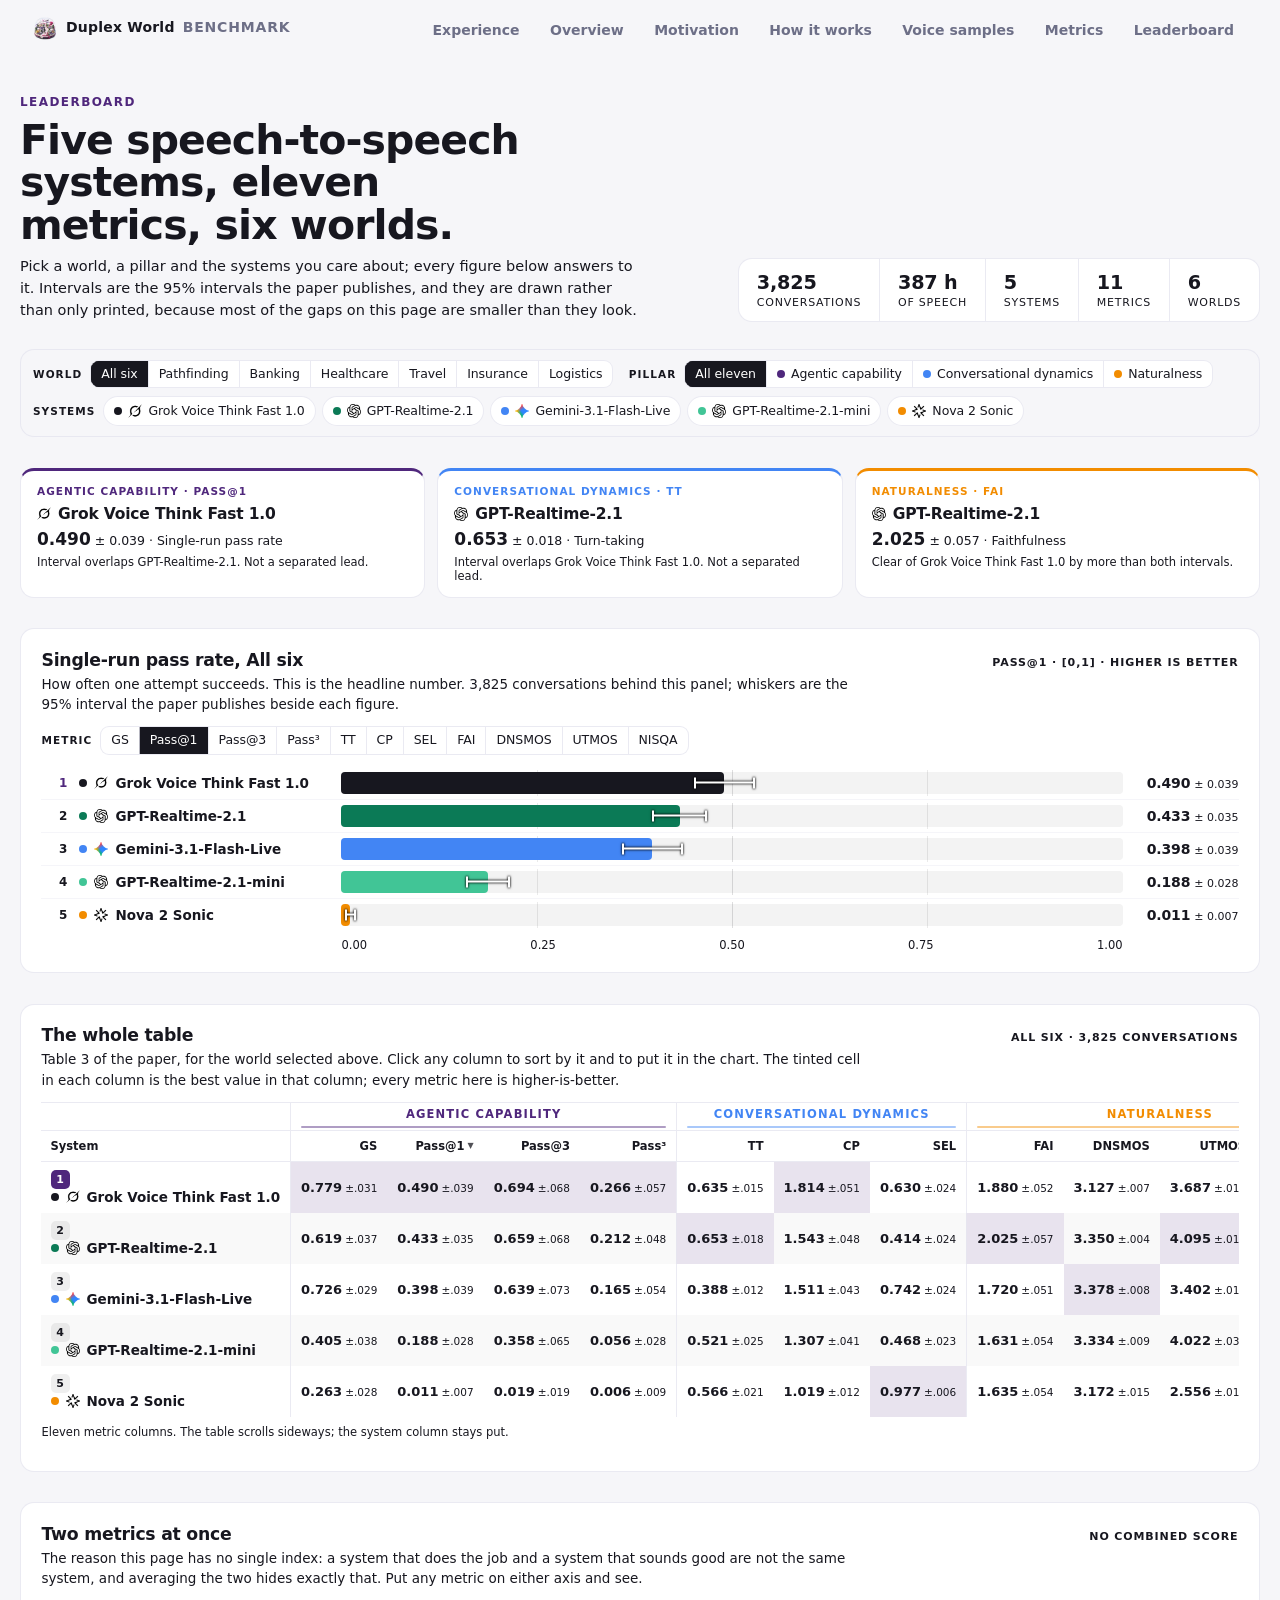
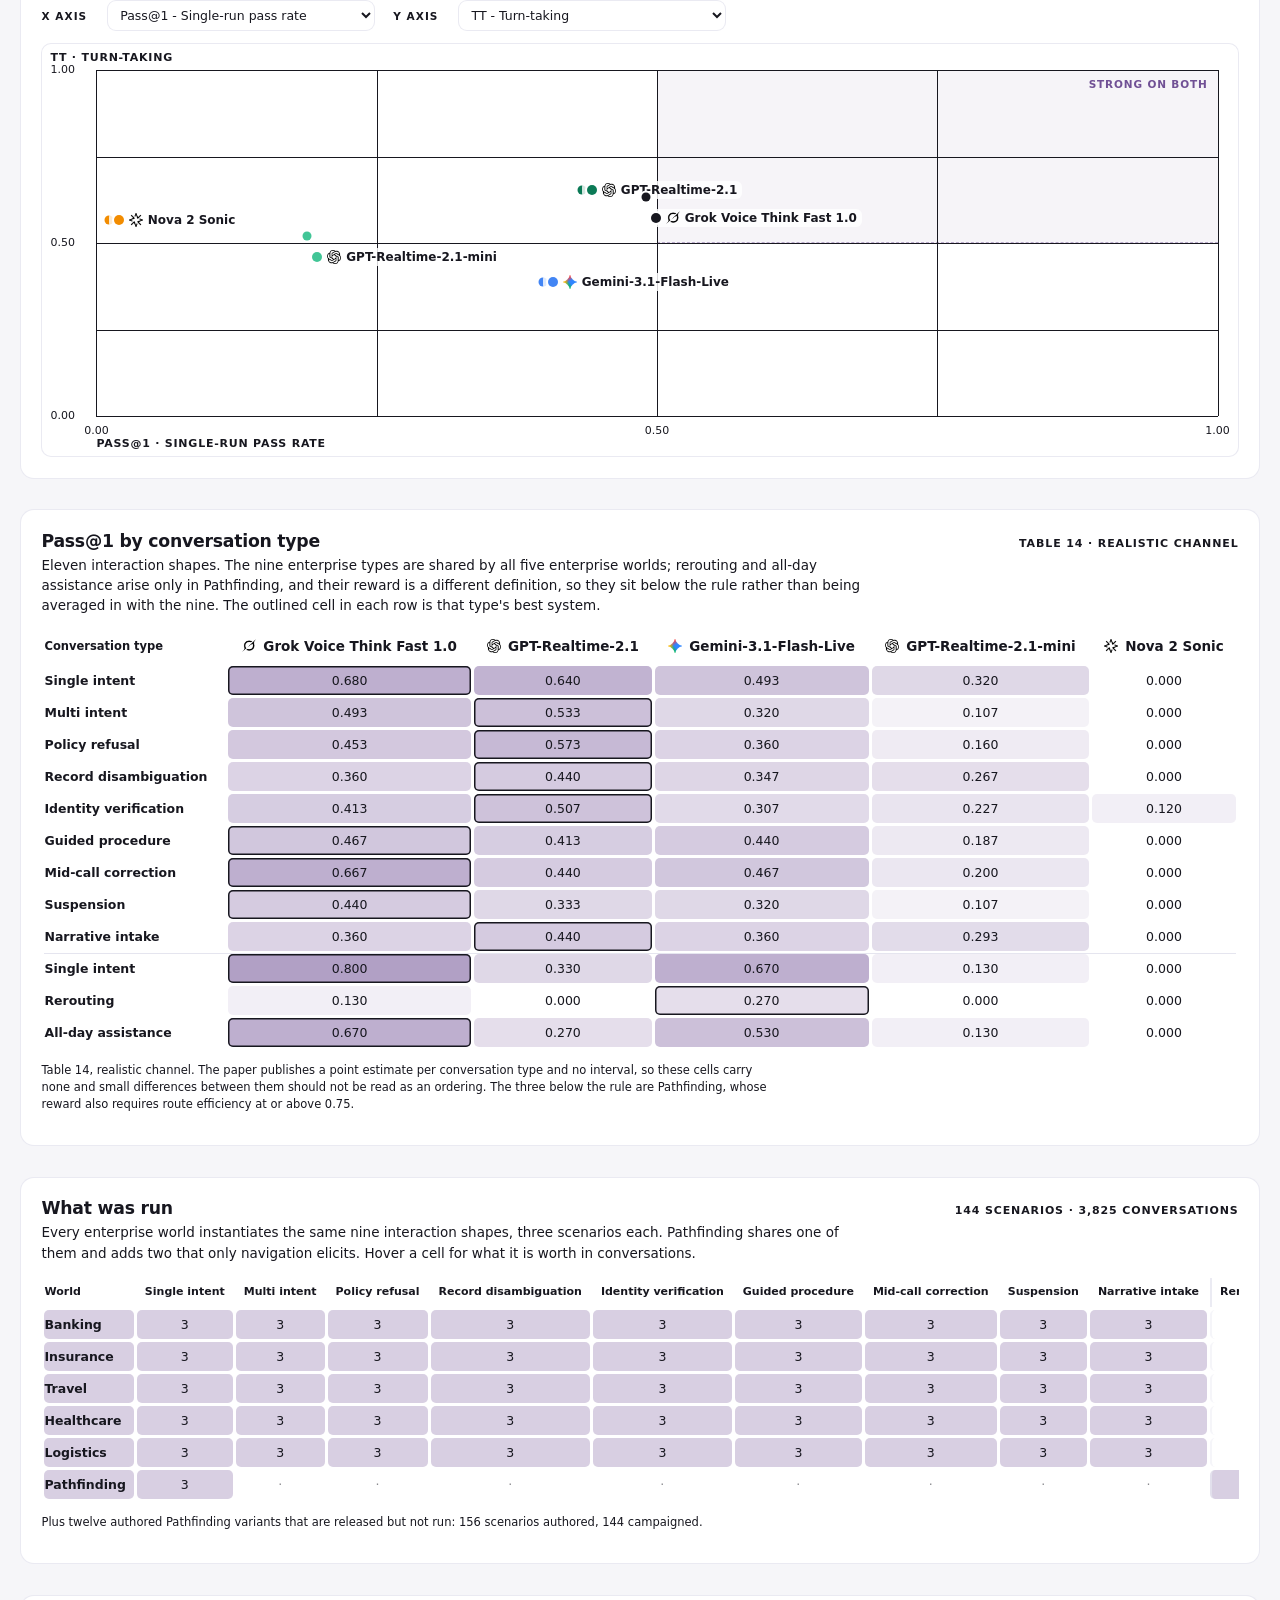
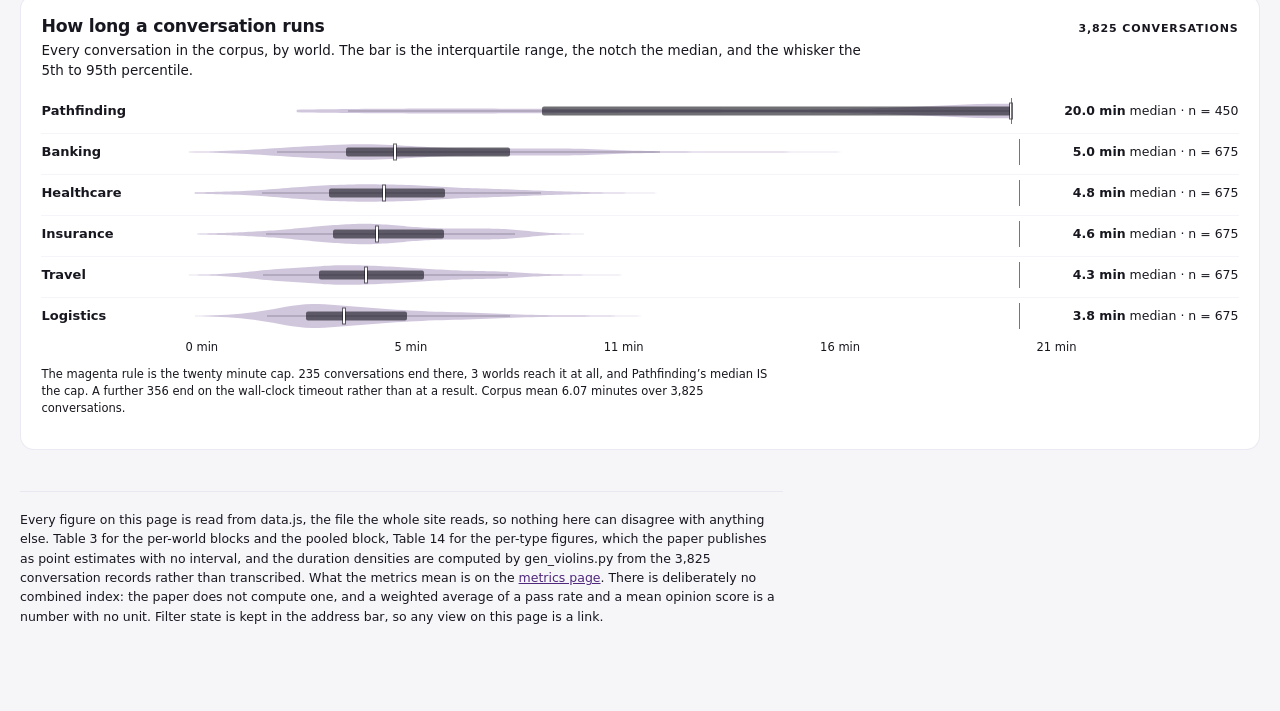
<file: leaderboard.html>
<!doctype html>
<html lang="en" data-theme="light">
<head>
<meta charset="utf-8">
<meta name="viewport" content="width=device-width,initial-scale=1,viewport-fit=cover">
<title>Leaderboard - DuplexWorld</title>
<meta name="description" content="Five commercial speech-to-speech systems across eleven metrics and six worlds, filterable by world, by metric pillar and by system. Every figure is Table 3 of the DuplexWorld paper.">
<link rel="icon" href="img/favicon.svg" type="image/svg+xml">
<link rel="icon" href="img/icon-32.png" sizes="32x32" type="image/png">
<link rel="apple-touch-icon" href="img/icon-180.png">
<link rel="manifest" href="site.webmanifest">
<meta name="theme-color" content="#17171f">
<meta property="og:type" content="website">
<meta property="og:site_name" content="DuplexWorld">
<meta property="og:title" content="Leaderboard - DuplexWorld">
<meta property="og:description" content="Five speech-to-speech systems, eleven metrics, six worlds. Filter by world, pillar and system.">
<meta property="og:image" content="img/og-card.png">
<meta name="twitter:card" content="summary_large_image">
<meta name="twitter:image" content="img/og-card.png">
<link rel="stylesheet" href="world.css">
<link rel="stylesheet" href="alt-split.css">
<style>
/* THIS PAGE ONLY.
   =====================================================================================
   Every other page on this site is a scroll flight: it decides what you look at and in
   what order, because it is making an argument. A leaderboard is the opposite job. The
   reader arrives with a question - which system is best at the thing I care about, in the
   world I care about - and the page's whole job is to let them ask it and get out.

   So: no film, no pinned panels, no scroll-driven anything. An ordinary document, one
   control strip, and four figures that all answer to it.

   The visual language is a hairline-and-surface one rather than the flight pages' full
   bleed: every figure sits in its own bordered card on the page ground, numbers are
   tabular throughout, and rules are 1px at low alpha. Colours and type come from the
   shared tokens, so it cannot drift from the rest of the site, and every number comes from
   data.js, which is the file the results page reads. There is no second copy of Table 3. */

body.fw-lb { margin: 0; background: var(--bg-base); color: var(--ink); }
.lb {
  --lb-hair: color-mix(in srgb, var(--line) 78%, transparent);
  --lb-surf: var(--paper);
  --lb-r: 14px;
  max-width: min(1600px, calc(100vw - 40px));
  margin: 0 auto;
  padding: calc(var(--topbar-h, 64px) + clamp(18px, 3.4vh, 40px)) 0 clamp(40px, 8vh, 96px);
  box-sizing: border-box;
  font-variant-numeric: tabular-nums;
}
.lb-sec { margin-top: clamp(22px, 3.4vh, 40px); }

/* ---------------------------------------------------------------- masthead */
.lb-mast { display: grid; grid-template-columns: minmax(0, 1fr) auto; gap: clamp(20px, 3vw, 56px); align-items: end; }
.lb-eyebrow {
  font-size: 12px; font-weight: 700; letter-spacing: .12em; text-transform: uppercase;
  color: var(--accent); margin: 0 0 10px;
}
.lb h1 {
  margin: 0 0 10px; font-size: clamp(28px, 3.2vw, 46px); line-height: 1.04;
  letter-spacing: -0.022em; text-wrap: balance;
}
.lb-sub { margin: 0; max-width: 68ch; color: var(--ink-2); font-size: clamp(14.5px, 1vw, 16.5px); line-height: 1.5; }
/* The corpus, stated once, in the shape a spec sheet states it. It is the first thing a
   reader wants to know about a leaderboard and the last thing they should have to hunt for. */
.lb-stats { display: flex; gap: 0; border: 1px solid var(--lb-hair); border-radius: var(--lb-r);
  background: var(--lb-surf); overflow: hidden; }
.lb-stat { padding: 12px clamp(14px, 1.4vw, 22px); min-width: 0; }
.lb-stat + .lb-stat { border-left: 1px solid var(--lb-hair); }
.lb-stat b { display: block; font-size: clamp(17px, 1.5vw, 22px); font-weight: 700; letter-spacing: -0.01em; }
.lb-stat span { display: block; margin-top: 2px; font-size: 11px; letter-spacing: .07em;
  text-transform: uppercase; color: var(--ink-3); white-space: nowrap; }

/* ---------------------------------------------------------------- the control strip */
.lb-bar {
  position: sticky; top: var(--topbar-h, 64px); z-index: 20;
  margin: clamp(18px, 3vh, 30px) 0 0;
  padding: 10px 12px;
  background: color-mix(in srgb, var(--bg-base) 92%, transparent);
  backdrop-filter: saturate(1.4) blur(10px);
  -webkit-backdrop-filter: saturate(1.4) blur(10px);
  border: 1px solid var(--lb-hair); border-radius: var(--lb-r);
  display: flex; flex-wrap: wrap; gap: 8px clamp(10px, 1.2vw, 20px); align-items: center;
}
.lb-grp { display: flex; align-items: center; gap: 6px; flex-wrap: wrap; min-width: 0; }
.lb-k {
  font-size: 10.5px; font-weight: 700; letter-spacing: .1em; text-transform: uppercase;
  color: var(--ink-3); white-space: nowrap; padding-right: 2px;
}
/* A SEGMENTED control, not loose pills. The options in a group are mutually exclusive, and
   a row of separate rounded pills says the opposite - it says any number of them can be on
   at once, which is exactly what the system group beside them does mean. One shared track
   with hairline dividers keeps the two kinds of control visibly different. */
.lb-seg { display: inline-flex; border: 1px solid var(--lb-hair); border-radius: 9px;
  background: var(--lb-surf); overflow: hidden; }
.lb-seg .lb-chip { border: 0; border-radius: 0; background: none; }
.lb-seg .lb-chip + .lb-chip { border-left: 1px solid var(--lb-hair); }
.lb-chip {
  font: inherit; font-size: 12.5px; line-height: 1; letter-spacing: -0.005em;
  padding: 7px 10px; cursor: pointer;
  border: 1px solid var(--lb-hair); border-radius: 999px;
  background: var(--lb-surf); color: var(--ink-2);
  display: inline-flex; align-items: center; gap: 6px; white-space: nowrap;
  transition: background .12s, color .12s, border-color .12s;
}
.lb-chip:hover { color: var(--ink); background: color-mix(in srgb, var(--accent) 7%, var(--lb-surf)); }
.lb-chip:focus-visible { outline: 2px solid var(--accent); outline-offset: 1px; z-index: 1; }
.lb-chip.is-on { background: var(--ink); color: #fff; }
.lb-seg .lb-chip.is-on { box-shadow: inset 0 0 0 1px var(--ink); }
/* A system chip that is switched OFF is excluded from every figure on the page, so it says
   so: struck through rather than merely pale. Pale alone read as disabled, and a reader
   cannot tell a control they may not use from one they have already used. */
.lb-chip.is-off { opacity: .45; text-decoration: line-through; }
/* EVERY vendor mark on this page, wherever it appears. Written twice as a list of the
   places a mark is used, and both times it missed one - a 110px OpenAI logo beside a 20px
   bar, then the same logo over the scatter plot. The only images inside `.lb` are vendor
   marks, so the rule matches them all and cannot fall behind the markup again. */
.lb img { width: 14px; height: 14px; object-fit: contain; flex: 0 0 auto; }
.lb-dot { width: 8px; height: 8px; border-radius: 50%; flex: 0 0 auto; }
.lb-sel {
  font: inherit; font-size: 12.5px; padding: 6px 8px; border-radius: 9px;
  border: 1px solid var(--lb-hair); background: var(--lb-surf); color: var(--ink);
}
.lb-sel:focus-visible { outline: 2px solid var(--accent); outline-offset: 1px; }

/* ---------------------------------------------------------------- cards */
.lb-card {
  border: 1px solid var(--lb-hair); border-radius: var(--lb-r); background: var(--lb-surf);
  padding: clamp(14px, 1.6vw, 22px);
}
.lb-head { display: flex; align-items: baseline; justify-content: space-between; gap: 16px; flex-wrap: wrap; margin-bottom: 4px; }
.lb h2 { margin: 0; font-size: clamp(16px, 1.35vw, 21px); letter-spacing: -0.014em; }
.lb-tag { font-size: 11px; font-weight: 700; letter-spacing: .08em; text-transform: uppercase; color: var(--ink-3); }
.lb-note { margin: 0 0 12px; color: var(--ink-2); font-size: 13.5px; line-height: 1.5; max-width: 96ch; }

/* ---------------------------------------------------------------- the three leaders */
.lb-leads { display: grid; grid-template-columns: repeat(auto-fit, minmax(240px, 1fr)); gap: 12px; }
.lb-lead { border: 1px solid var(--lb-hair); border-radius: var(--lb-r); background: var(--lb-surf);
  padding: 14px 16px; border-top: 3px solid var(--lb-tint, var(--accent)); }
.lb-lead-k { font-size: 10.5px; font-weight: 700; letter-spacing: .1em; text-transform: uppercase; color: var(--lb-tint, var(--ink-3)); }
.lb-lead-n { display: flex; align-items: center; gap: 7px; margin-top: 8px; font-size: 15.5px; font-weight: 700; letter-spacing: -0.012em; }
.lb-lead-v { margin-top: 6px; font-size: 12.5px; color: var(--ink-2); }
.lb-lead-v b { font-size: 17px; color: var(--ink); }
.lb-lead-tie { margin-top: 6px; font-size: 11.5px; color: var(--ink-3); }

/* ---------------------------------------------------------------- the headline chart */
.lb-bars { display: flex; flex-direction: column; margin-top: 12px; position: relative; }
.lb-row { display: grid; grid-template-columns: 26px minmax(150px, 250px) 1fr minmax(104px, auto);
  gap: 12px; align-items: center; padding: 5px 0; position: relative; }
.lb-row + .lb-row { border-top: 1px solid color-mix(in srgb, var(--line) 40%, transparent); }
.lb-rk { font-size: 12px; font-weight: 700; color: var(--ink-3); text-align: right; }
.lb-row.is-first .lb-rk { color: var(--accent); }
.lb-name { display: flex; align-items: center; gap: 7px; font-size: 13.5px; font-weight: 600; min-width: 0; }
.lb-name span { overflow: hidden; text-overflow: ellipsis; white-space: nowrap; }
.lb-track { position: relative; height: 22px; border-radius: 4px;
  background: color-mix(in srgb, var(--ink) 5%, transparent); overflow: visible; }
/* Quarter gridlines behind the bars. A bar chart with no rule behind it is read by its
   labels alone, and the axis under it is five viewport-widths from the shortest bar. */
.lb-track::before, .lb-track::after {
  content: ''; position: absolute; top: -2px; bottom: -2px; width: 1px;
  background: color-mix(in srgb, var(--ink) 9%, transparent);
}
.lb-track::before { left: 25%; }
.lb-track::after { left: 75%; }
.lb-mid { position: absolute; top: -2px; bottom: -2px; left: 50%; width: 1px;
  background: color-mix(in srgb, var(--ink) 14%, transparent); }
.lb-fill { position: absolute; inset: 0 auto 0 0; border-radius: 4px;
  transition: width .32s cubic-bezier(.3,.7,.3,1); }
/* The interval, drawn as a whisker over the end of the bar rather than printed beside it.
   A number with a plus-or-minus after it is read as one number; a bar that visibly overlaps
   its neighbour's whisker is read as the tie it is.
   The whisker straddles the bar end, so half of it lands on the fill and half on the empty
   track, and one flat colour cannot be seen against both: mid-grey vanished into the black
   Grok bar at one end and into the pale track at the other. `difference` was the next
   attempt and it works, but it inverts hue as well as value - pink over the green bar,
   orange over the blue one, which reads as a fourth colour on a page where colour already
   means which system. White with a hard dark edge instead. */
.lb-ci { position: absolute; top: 50%; height: 11px; z-index: 2; transform: translateY(-50%);
  border-left: 2px solid #fff; border-right: 2px solid #fff;
  filter: drop-shadow(0 0 .8px rgba(0,0,0,.92)) drop-shadow(0 0 .8px rgba(0,0,0,.5)); }
.lb-ci::before { content: ''; position: absolute; top: 50%; left: 0; right: 0; height: 2px;
  background: #fff; transform: translateY(-50%); }
.lb-val { font-size: 14px; font-weight: 700; text-align: right; letter-spacing: -0.01em; }
.lb-val small { font-weight: 500; color: var(--ink-3); font-size: 11px; margin-left: 4px; letter-spacing: 0; }
.lb-axis { display: grid; grid-template-columns: 26px minmax(150px, 250px) 1fr minmax(104px, auto);
  gap: 12px; color: var(--ink-3); font-size: 11.5px; margin-top: 7px; }
.lb-axis-t { grid-column: 3; display: flex; justify-content: space-between; }

/* ---------------------------------------------------------------- the table */
.lb-tblwrap { overflow-x: auto; margin-top: 12px; border-top: 1px solid var(--lb-hair); }
table.lb-tbl { border-collapse: separate; border-spacing: 0; width: 100%; font-size: 13px; }
.lb-tbl th, .lb-tbl td { padding: 8px 10px; text-align: right; white-space: nowrap; }
/* The system column stays put while the eleven metrics scroll under it. Without this the
   reader loses which row they are reading four columns in, which on an eleven-column table
   is most of it. */
.lb-tbl th:first-child, .lb-tbl td:first-child {
  text-align: left; position: sticky; left: 0; background: var(--lb-surf); z-index: 2;
  box-shadow: 1px 0 0 var(--lb-hair);
}
/* The head is NOT sticky. It would have to stick below the topbar and the filter strip,
   and the filter strip's height changes with the window - two sticky things measured
   against a third that moves. The table is five rows: the head is on screen for all of
   them anyway, and the column that genuinely needs pinning is the system name, which is
   pinned horizontally above. */
.lb-tbl thead th { background: var(--lb-surf);
  border-bottom: 1px solid var(--lb-hair); font-size: 11.5px; font-weight: 700; }
.lb-grouphead th {
  font-size: 10.5px; letter-spacing: .1em; text-transform: uppercase; font-weight: 700;
  padding: 4px 10px 2px; text-align: center; border-bottom: 0;
}
.lb-grouphead th span { display: block; height: 2px; border-radius: 2px; margin-top: 5px; }
.lb-tbl tbody tr:nth-child(even) td { background: color-mix(in srgb, var(--ink) 2.5%, transparent); }
.lb-tbl tbody tr:nth-child(even) td:first-child { background: color-mix(in srgb, var(--ink) 2.5%, var(--lb-surf)); }
.lb-tbl tbody tr:hover td { background: color-mix(in srgb, var(--accent) 7%, transparent); }
.lb-tbl tbody tr:hover td:first-child { background: color-mix(in srgb, var(--accent) 7%, var(--lb-surf)); }
/* A hairline where one pillar ends and the next begins. Eleven columns of numbers with no
   break in them is one block, and the three pillars are the whole organising idea. */
td.lb-edge, th.lb-edge { border-left: 1px solid var(--lb-hair); }
.lb-sort {
  font: inherit; font-size: 11.5px; font-weight: 700; background: none; border: 0; padding: 0;
  cursor: pointer; color: var(--ink-2); display: inline-flex; align-items: center; gap: 3px;
}
.lb-sort:hover { color: var(--ink); }
.lb-sort:focus-visible { outline: 2px solid var(--accent); outline-offset: 2px; }
.lb-sort.is-sorted { color: var(--ink); }
.lb-sort .lb-arr { font-size: 8px; opacity: .75; }
.lb-cell b { font-weight: 600; }
.lb-cell i { font-style: normal; color: var(--ink-3); font-size: 10.5px; margin-left: 3px; }
/* Best in column. A tint, not a bold: eleven bolded cells scattered through a table read as
   emphasis rather than as a ranking, and three of the five systems lead at least one column. */
td.is-best { background: color-mix(in srgb, var(--accent) 13%, transparent) !important; }
td.is-best b { font-weight: 700; }
.lb-rk-cell { display: inline-flex; align-items: center; justify-content: center;
  width: 19px; height: 19px; border-radius: 5px; margin-right: 9px; font-size: 11px; font-weight: 700;
  background: color-mix(in srgb, var(--ink) 7%, transparent); color: var(--ink-2); }
tr.is-first .lb-rk-cell { background: var(--accent); color: #fff; }
.lb-scrollhint { font-size: 11.5px; color: var(--ink-3); margin-top: 8px; }

/* ---------------------------------------------------------------- the trade-off plot */
.lb-plotwrap { margin-top: 12px; }
.lb-plot { position: relative; border: 1px solid var(--lb-hair); border-radius: 10px;
  background: var(--lb-surf); height: clamp(330px, 46vh, 470px); overflow: hidden; }
/* The corner both metrics agree is good. Named rather than merely tinted, because a tinted
   corner with no label is decoration and a reader is entitled to know which way is up. */
.lb-quad { position: absolute; background: color-mix(in srgb, var(--accent) 5%, transparent);
  border-left: 1px dashed color-mix(in srgb, var(--accent) 35%, transparent);
  border-bottom: 1px dashed color-mix(in srgb, var(--accent) 35%, transparent); }
.lb-quad-l { position: absolute; font-size: 10.5px; font-weight: 700; letter-spacing: .08em;
  text-transform: uppercase; color: color-mix(in srgb, var(--accent) 80%, transparent); }
.lb-pt { position: absolute; transform: translate(0, -50%); display: flex; align-items: center; gap: 5px;
  font-size: 12px; font-weight: 600; white-space: nowrap; padding: 2px 5px; border-radius: 6px;
  background: color-mix(in srgb, var(--lb-surf) 82%, transparent); }
.lb-pt .lb-dot { width: 10px; height: 10px; box-shadow: 0 0 0 2px var(--lb-surf); }
.lb-gridline { position: absolute; border-color: color-mix(in srgb, var(--ink) 8%, transparent); }
.lb-axlab { position: absolute; color: var(--ink-3); font-size: 11px; }
.lb-axname { position: absolute; color: var(--ink-2); font-size: 11px; font-weight: 700;
  letter-spacing: .07em; text-transform: uppercase; }

/* ---------------------------------------------------------------- by conversation type */
.lb-heat { overflow-x: auto; margin-top: 12px; }
table.lb-ht { border-collapse: separate; border-spacing: 3px; font-size: 12.5px; width: 100%; }
.lb-ht th, .lb-ht td { padding: 7px 8px; text-align: center; white-space: nowrap; }
.lb-ht th:first-child, .lb-ht td:first-child { text-align: left; font-weight: 600; padding-left: 0; }
.lb-ht thead th { font-size: 11.5px; color: var(--ink-2); font-weight: 700; padding-bottom: 9px; }
.lb-ht td { border-radius: 5px; }
.lb-ht td.is-rowbest { box-shadow: inset 0 0 0 1.5px var(--ink); }
.lb-ht tr.lb-ht-split td { border-top: 0; }
.lb-ht tr.lb-ht-split { box-shadow: 0 -1px 0 var(--line); }
.lb-cap { color: var(--ink-3); font-size: 11.5px; margin-top: 12px; max-width: 100ch; line-height: 1.5; }


/* ---------------------------------------------------------------- composition */
table.lb-mx { border-collapse: separate; border-spacing: 3px; font-size: 12.5px; width: 100%; }
.lb-mx th, .lb-mx td { padding: 7px 8px; text-align: center; white-space: nowrap; }
.lb-mx th:first-child, .lb-mx td:first-child { text-align: left; font-weight: 600; padding-left: 0; }
.lb-mx thead th { font-size: 11px; color: var(--ink-2); font-weight: 700; vertical-align: bottom;
  padding-bottom: 9px; }
.lb-mx td { border-radius: 5px; background: color-mix(in srgb, var(--accent) 22%, transparent); }
.lb-mx td.is-zero { background: none; color: var(--ink-3); opacity: .5; }
.lb-mx th.lb-mx-split, .lb-mx td.lb-mx-split { border-left: 2px solid var(--lb-hair); }
.lb-mx tfoot td { background: none; font-weight: 700; padding-top: 10px; }

/* ---------------------------------------------------------------- durations */
.lb-vio { display: flex; flex-direction: column; gap: 4px; margin-top: 12px; }
.lb-vio-row { display: grid; grid-template-columns: minmax(96px, 132px) 1fr minmax(150px, auto);
  gap: 12px; align-items: center; padding: 5px 0; }
.lb-vio-row + .lb-vio-row { border-top: 1px solid color-mix(in srgb, var(--line) 40%, transparent); }
.lb-vio-row.is-on { background: color-mix(in srgb, var(--accent) 6%, transparent); border-radius: 8px; }
.lb-vio-k { font-size: 13px; font-weight: 600; }
.lb-vio-track { position: relative; height: 26px; overflow: hidden; }
/* The density itself, drawn as an area rather than a box: a box says "these are the
   quartiles" and a distribution that piles up against a cap does not look like a box.
   WIDTH AND HEIGHT EXPLICITLY. An <svg> carrying a viewBox is a replaced element with an
   intrinsic aspect ratio, and a ratio beats a bottom offset: `position:absolute; inset:0`
   alone left it 121px tall inside a 26px track, so six densities were drawn on top of each
   other across the whole card. */
.lb-vio-dens { position: absolute; left: 0; top: 0; width: 100%; height: 100%; }
.lb-vio-iqr { position: absolute; top: 50%; height: 9px; transform: translateY(-50%);
  border-radius: 2px; background: color-mix(in srgb, var(--ink) 62%, transparent); }
.lb-vio-w { position: absolute; top: 50%; height: 1px; transform: translateY(-50%);
  background: color-mix(in srgb, var(--ink) 32%, transparent); }
.lb-vio-med { position: absolute; top: 50%; width: 2px; height: 15px; transform: translate(-50%, -50%);
  background: #fff; box-shadow: 0 0 0 1px color-mix(in srgb, var(--ink) 65%, transparent); }
.lb-vio-cap { position: absolute; top: -3px; bottom: -3px; width: 1px;
  background: color-mix(in srgb, var(--mag) 70%, transparent); }
.lb-vio-caplab { position: absolute; top: -15px; font-size: 10px; letter-spacing: .06em;
  text-transform: uppercase; color: var(--mag); transform: translateX(-50%); white-space: nowrap; }
.lb-vio-v { font-size: 12.5px; color: var(--ink-2); text-align: right; }
.lb-vio-v b { color: var(--ink); }
.lb-vio-axis { display: grid; grid-template-columns: minmax(96px, 132px) 1fr minmax(150px, auto);
  gap: 12px; margin-top: 6px; font-size: 11.5px; color: var(--ink-3); }
.lb-vio-axis-t { grid-column: 2; display: flex; justify-content: space-between; }
@media (max-width: 860px) {
  .lb-vio-row, .lb-vio-axis { grid-template-columns: minmax(74px, 1fr) 2fr minmax(110px, auto); }
}

.lb-foot { margin-top: clamp(26px, 4.5vh, 48px); padding-top: 18px; border-top: 1px solid var(--lb-hair);
  color: var(--ink-3); font-size: 12.5px; max-width: 96ch; line-height: 1.55; }
.lb-foot a { color: var(--accent); }
.lb-empty { padding: 26px 4px; color: var(--ink-3); font-size: 14px; }

@media (max-width: 1040px) {
  .lb-mast { grid-template-columns: minmax(0, 1fr); }
  .lb-stats { overflow-x: auto; }
  /* The strip already scrolls, but the cells were still flex items with nothing stopping
     them shrinking, so at 390px they compressed under each other instead: "Conversations"
     printed through "387" and "of speech" wrapped onto its own line. They keep their own
     width and the strip scrolls, which is what the overflow rule above was for. */
  .lb-stat { flex: none; }

  /* The segmented controls carry `overflow: hidden` so their options clip to the rounded
     track. At 390px the track is wider than the screen, and hidden overflow with nothing
     to scroll it is a hard cut: Travel, Insurance and Logistics could not be reached at
     all, and neither could two of the three pillars. A filter with unreachable options is
     worse than no filter, so on a narrow screen the track wraps to as many rows as it
     needs. Every option stays on screen and nothing has to be discovered by swiping. */
  .lb-seg { flex-wrap: wrap; }
  .lb-seg .lb-chip { flex: none; }
}
@media (max-width: 860px) {
  .lb-row, .lb-axis { grid-template-columns: 20px minmax(96px, 1fr) 2fr minmax(84px, auto); }
  .lb-axis-t { grid-column: 3; }
  .lb-bar { position: static; backdrop-filter: none; -webkit-backdrop-filter: none; }
}
@media (prefers-reduced-motion: reduce) { .lb-fill { transition: none; } }
</style>
</head>
<body class="fw-lb">

<a class="fw-skip" href="#lb">Skip to the leaderboard</a>

<header class="topbar" data-nav-host>
  <a class="wordmark" href="index.html"><img class="wordmark-logo" src="img/mark-64.webp" width="22" height="22" fetchpriority="high" decoding="async" alt="">Duplex&nbsp;World <span class="sub">benchmark</span></a>
<nav class="fw-nav" aria-label="Sections">
  <a class="fw-nav-item" href="index.html">Experience</a>
  <a class="fw-nav-item" href="index.html#overview">Overview</a>
  <a class="fw-nav-item" href="motivation.html">Motivation</a>
  <a class="fw-nav-item" href="setup.html">How it works</a>
  <a class="fw-nav-item" href="samples.html">Voice samples</a>
  <a class="fw-nav-item" href="metrics.html">Metrics</a>
  <a class="fw-nav-item" href="leaderboard.html" aria-current="page">Leaderboard</a>
</nav>
</header>

<main id="lb" class="lb">

  <div class="lb-mast">
    <div>
      <p class="lb-eyebrow">Leaderboard</p>
      <h1>Five speech-to-speech systems, eleven metrics, six worlds.</h1>
      <p class="lb-sub">Pick a world, a pillar and the systems you care about; every figure
        below answers to it. Intervals are the 95% intervals the paper publishes, and they
        are drawn rather than only printed, because most of the gaps on this page are
        smaller than they look.</p>
    </div>
    <div class="lb-stats">
      <div class="lb-stat"><b>3,825</b><span>Conversations</span></div>
      <div class="lb-stat"><b>387 h</b><span>Of speech</span></div>
      <div class="lb-stat"><b>5</b><span>Systems</span></div>
      <div class="lb-stat"><b>11</b><span>Metrics</span></div>
      <div class="lb-stat"><b>6</b><span>Worlds</span></div>
    </div>
  </div>

  <div class="lb-bar" id="lb-bar" role="group" aria-label="Filters"></div>

  <section class="lb-sec">
    <div class="lb-leads" id="lb-leads"></div>
  </section>

  <section class="lb-sec lb-card">
    <div class="lb-head">
      <h2 id="lb-chart-h">One metric, five systems</h2>
      <span class="lb-tag" id="lb-chart-tag"></span>
    </div>
    <p class="lb-note" id="lb-chart-note"></p>
    <div class="lb-grp" id="lb-metrics" role="group" aria-label="Metric"></div>
    <div class="lb-bars" id="lb-bars"></div>
    <div class="lb-axis" id="lb-axis"></div>
  </section>

  <section class="lb-sec lb-card">
    <div class="lb-head">
      <h2>The whole table</h2>
      <span class="lb-tag" id="lb-tbl-tag"></span>
    </div>
    <p class="lb-note">Table 3 of the paper, for the world selected above. Click any column
      to sort by it and to put it in the chart. The tinted cell in each column is the best
      value in that column; every metric here is higher-is-better.</p>
    <div class="lb-tblwrap" id="lb-tbl"></div>
    <p class="lb-scrollhint">Eleven metric columns. The table scrolls sideways; the system
      column stays put.</p>
  </section>

  <section class="lb-sec lb-card">
    <div class="lb-head">
      <h2>Two metrics at once</h2>
      <span class="lb-tag">No combined score</span>
    </div>
    <p class="lb-note">The reason this page has no single index: a system that does the job
      and a system that sounds good are not the same system, and averaging the two hides
      exactly that. Put any metric on either axis and see.</p>
    <div class="lb-grp" style="gap:6px 18px">
      <span class="lb-k">X axis</span><span id="lb-xsel"></span>
      <span class="lb-k">Y axis</span><span id="lb-ysel"></span>
    </div>
    <div class="lb-plotwrap"><div class="lb-plot" id="lb-plot"></div></div>
  </section>

  <section class="lb-sec lb-card">
    <div class="lb-head">
      <h2>Pass@1 by conversation type</h2>
      <span class="lb-tag">Table 14 · realistic channel</span>
    </div>
    <p class="lb-note">Eleven interaction shapes. The nine enterprise types are shared by all
      five enterprise worlds; rerouting and all-day assistance arise only in Pathfinding, and
      their reward is a different definition, so they sit below the rule rather than being
      averaged in with the nine. The outlined cell in each row is that type's best system.</p>
    <div class="lb-heat" id="lb-heat"></div>
    <p class="lb-cap" id="lb-heat-cap"></p>
  </section>

  <section class="lb-sec lb-card">
    <div class="lb-head">
      <h2>What was run</h2>
      <span class="lb-tag" id="lb-mx-tag"></span>
    </div>
    <p class="lb-note">Every enterprise world instantiates the same nine interaction shapes,
      three scenarios each. Pathfinding shares one of them and adds two that only navigation
      elicits. Hover a cell for what it is worth in conversations.</p>
    <div class="lb-heat" id="lb-mx"></div>
    <p class="lb-cap">Plus twelve authored Pathfinding variants that are released but not
      run: 156 scenarios authored, 144 campaigned.</p>
  </section>

  <section class="lb-sec lb-card">
    <div class="lb-head">
      <h2>How long a conversation runs</h2>
      <span class="lb-tag">3,825 conversations</span>
    </div>
    <p class="lb-note" id="lb-vio-note">Every conversation in the corpus, by world. The bar is
      the interquartile range, the notch the median, and the whisker the 5th to 95th
      percentile.</p>
    <div id="lb-vio"></div>
    <p class="lb-cap" id="lb-vio-cap"></p>
  </section>

  <p class="lb-foot">Every figure on this page is read from data.js, the file the whole site
    reads, so nothing here can disagree with anything else. Table 3 for the per-world blocks
    and the pooled block, Table 14 for the per-type figures, which the paper publishes as
    point estimates with no interval, and the duration densities are computed by gen_violins.py
    from the 3,825 conversation records rather than transcribed. What the metrics mean is on the
    <a href="metrics.html">metrics page</a>. There is deliberately no combined index: the paper
    does not compute one, and a weighted average of a pass rate and a mean opinion score is a
    number with no unit. Filter state is kept in the address bar, so any view on this page is
    a link.</p>
</main>

<script src="data.js"></script>
<script>
(function () {
  'use strict';

  /* ---------------------------------------------------------------- the data
     Column order is Table 3's, and PILLARS names it. Nothing here re-types a number: the
     eleven metrics are described once, against the index of the column they read. */
  var COLS = [
    { i: 0,  sym: 'GS',     full: 'Goal state',              pillar: 0, lo: 0, hi: 1,
      says: 'Did the world end up the way the task asked, whatever was said on the way.' },
    { i: 1,  sym: 'Pass@1', full: 'Single-run pass rate',    pillar: 0, lo: 0, hi: 1,
      says: 'How often one attempt succeeds. This is the headline number.' },
    { i: 2,  sym: 'Pass@3', full: 'Any of three',            pillar: 0, lo: 0, hi: 1,
      says: 'At least one success in three independent attempts.' },
    { i: 3,  sym: 'Pass³', full: 'All of three',            pillar: 0, lo: 0, hi: 1,
      says: 'All three attempts succeed. The reliability question, and where systems separate.' },
    { i: 4,  sym: 'TT',     full: 'Turn-taking',             pillar: 1, lo: 0, hi: 1,
      says: 'Who held the channel, who yielded, and how often the two talked over each other.' },
    { i: 5,  sym: 'CP',     full: 'Conversation progression', pillar: 1, lo: 1, hi: 3,
      says: 'Whether each turn moved the task forward rather than circling.' },
    { i: 6,  sym: 'SEL',    full: 'Selectivity',             pillar: 1, lo: 0, hi: 1,
      says: 'Whether the agent ignored what was not addressed to it.' },
    { i: 7,  sym: 'FAI',    full: 'Faithfulness',            pillar: 2, lo: 1, hi: 3,
      says: 'Whether what the agent said was true of the world it was acting in.' },
    { i: 8,  sym: 'DNSMOS', full: 'Speech quality (DNSMOS)', pillar: 2, lo: 1, hi: 5,
      says: 'A predicted mean opinion score for the audio.' },
    { i: 9,  sym: 'UTMOS',  full: 'Speech quality (UTMOS)',  pillar: 2, lo: 1, hi: 5,
      says: 'A second, independently trained MOS predictor.' },
    { i: 10, sym: 'NISQA',  full: 'Speech quality (NISQA)',  pillar: 2, lo: 1, hi: 5,
      says: 'A third MOS predictor, on a different training set again.' },
  ];
  // One headline metric per pillar, for the three leader cards. Pass@1 because the paper
  // calls it the headline number, turn-taking because it is the thing a duplex benchmark
  // exists to measure, and faithfulness because the MOS predictors disagree with each other.
  var PILL = [
    { name: 'Agentic capability',      tint: 'var(--pillar-agentic)',  head: 1 },
    { name: 'Conversational dynamics', tint: 'var(--pillar-dynamics)', head: 4 },
    { name: 'Naturalness',             tint: 'var(--pillar-natural)',  head: 7 },
  ];
  var WORLDS = [
    { slug: 'pooled',      label: 'All six',     rows: window.T3_POOLED },
    { slug: 'pathfinding', label: 'Pathfinding', rows: window.T3_PATHFINDING },
    { slug: 'banking',     label: 'Banking',     rows: window.T3_BANKING },
    { slug: 'healthcare',  label: 'Healthcare',  rows: window.T3_HEALTHCARE },
    { slug: 'travel',      label: 'Travel',      rows: window.T3_TRAVEL },
    { slug: 'insurance',   label: 'Insurance',   rows: window.T3_INSURANCE },
    { slug: 'logistics',   label: 'Logistics',   rows: window.T3_LOGISTICS },
  ];
  // Cell counts, so a figure can say what it is over instead of leaving the reader to
  // assume. Five systems by three runs, and Pathfinding is run in two acoustic channels.
  var CELLS = { pooled: '3,825 conversations', pathfinding: '450 conversations',
                banking: '675 conversations', healthcare: '675 conversations',
                travel: '675 conversations', insurance: '675 conversations',
                logistics: '675 conversations' };

  var ICONS = { openai: 'img/icons/openai.webp', gemini: 'img/icons/gemini.webp',
                grok: 'img/icons/grok.webp', nova: 'img/icons/nova.webp' };
  function vendorOf(name) {
    var n = String(name).toLowerCase();
    if (/nova|sonic/.test(n)) return 'nova';
    if (/gemini|flash-live/.test(n)) return 'gemini';
    if (/grok|think fast/.test(n)) return 'grok';
    return 'openai';
  }
  function tintOf(name) {
    var n = String(name).toLowerCase();
    if (/nova|sonic/.test(n)) return 'var(--sys-nova)';
    if (/gemini|flash-live/.test(n)) return 'var(--sys-gemini)';
    if (/grok|think fast/.test(n)) return 'var(--sys-grok)';
    if (/mini/.test(n)) return 'var(--sys-mini)';
    return 'var(--sys-gpt)';
  }

  /* ---------------------------------------------------------------- state
     Read from and written to the address bar, so a filtered view is a link. Somebody who
     finds that Nova leads selectivity in Logistics should be able to send that, and a
     leaderboard whose state lives only in memory cannot be cited. */
  var state = { world: 'pooled', pillar: -1, off: {}, metric: 1, sort: 1, dir: -1, x: 1, y: 4 };

  function readURL() {
    var q = new URLSearchParams(location.search);
    if (q.get('world') && WORLDS.some(function (w) { return w.slug === q.get('world'); })) {
      state.world = q.get('world');
    }
    var p = parseInt(q.get('pillar'), 10);
    if (p >= 0 && p < PILL.length) state.pillar = p;
    var m = parseInt(q.get('metric'), 10);
    if (m >= 0 && m < COLS.length) { state.metric = m; state.sort = m; }
    var xx = parseInt(q.get('x'), 10); if (xx >= 0 && xx < COLS.length) state.x = xx;
    var yy = parseInt(q.get('y'), 10); if (yy >= 0 && yy < COLS.length) state.y = yy;
    (q.get('off') || '').split(',').filter(Boolean).forEach(function (s) { state.off[s] = true; });
  }
  var urlT = 0;
  function writeURL() {
    // Debounced, and replaceState rather than pushState: clicking through five metrics
    // should not put five entries in the reader's back button.
    clearTimeout(urlT);
    urlT = setTimeout(function () {
      var q = new URLSearchParams();
      if (state.world !== 'pooled') q.set('world', state.world);
      if (state.pillar >= 0) q.set('pillar', String(state.pillar));
      if (state.metric !== 1) q.set('metric', String(state.metric));
      if (state.x !== 1) q.set('x', String(state.x));
      if (state.y !== 4) q.set('y', String(state.y));
      var off = Object.keys(state.off).filter(function (k) { return state.off[k]; });
      if (off.length) q.set('off', off.join(','));
      var s = q.toString();
      history.replaceState(null, '', s ? '?' + s : location.pathname);
    }, 200);
  }

  function world() {
    return WORLDS.filter(function (x) { return x.slug === state.world; })[0] || WORLDS[0];
  }
  function worldRows() {
    return (world().rows || []).filter(function (r) { return !state.off[r.system]; });
  }
  function cols() {
    return state.pillar < 0 ? COLS : COLS.filter(function (c) { return c.pillar === state.pillar; });
  }
  function num(r, ci) { return parseFloat(r.vals[ci][0]); }
  function pm(r, ci) { return parseFloat(r.vals[ci][1]); }

  function el(tag, cls, txt) {
    var e = document.createElement(tag);
    if (cls) e.className = cls;
    if (txt != null) e.textContent = txt;
    return e;
  }
  function mark(system) {
    var im = document.createElement('img');
    im.src = ICONS[vendorOf(system)];
    im.alt = '';
    return im;
  }
  function nameBlock(system) {
    var w = el('span', 'lb-name');
    var d = el('span', 'lb-dot');
    d.style.background = tintOf(system);
    w.append(d, mark(system), el('span', null, system));
    return w;
  }

  /* ---------------------------------------------------------------- the control strip */
  function seg(items, isOn, onPick) {
    var s = el('div', 'lb-seg');
    items.forEach(function (it) {
      var b = el('button', 'lb-chip' + (isOn(it) ? ' is-on' : ''));
      b.type = 'button';
      b.setAttribute('aria-pressed', String(isOn(it)));
      if (it.tint) {
        var d = el('span', 'lb-dot');
        d.style.background = it.tint;
        b.appendChild(d);
      }
      b.appendChild(document.createTextNode(it.label));
      b.addEventListener('click', function () { onPick(it); });
      s.appendChild(b);
    });
    return s;
  }

  function buildBar() {
    var bar = document.getElementById('lb-bar');
    bar.textContent = '';

    var g1 = el('div', 'lb-grp');
    g1.appendChild(el('span', 'lb-k', 'World'));
    g1.appendChild(seg(WORLDS,
      function (w) { return state.world === w.slug; },
      function (w) { state.world = w.slug; render(); }));
    bar.appendChild(g1);

    var g2 = el('div', 'lb-grp');
    g2.appendChild(el('span', 'lb-k', 'Pillar'));
    var items = [{ label: 'All eleven', p: -1 }].concat(PILL.map(function (p, i) {
      return { label: p.name, p: i, tint: p.tint };
    }));
    g2.appendChild(seg(items,
      function (it) { return state.pillar === it.p; },
      function (it) {
        state.pillar = it.p;
        // Sorting by, and charting, a column the pillar filter has just hidden is a chart
        // whose source the reader cannot see. Move both to the first column that survives.
        var keep = cols();
        if (!keep.some(function (c) { return c.i === state.metric; })) {
          state.metric = keep[0].i;
          state.sort = keep[0].i;
        }
        render();
      }));
    bar.appendChild(g2);

    var g3 = el('div', 'lb-grp');
    g3.appendChild(el('span', 'lb-k', 'Systems'));
    window.SYS5.forEach(function (s) {
      var on = !state.off[s];
      var b = el('button', 'lb-chip' + (on ? '' : ' is-off'));
      b.type = 'button';
      b.setAttribute('aria-pressed', String(on));
      var d = el('span', 'lb-dot');
      d.style.background = tintOf(s);
      b.append(d, mark(s), document.createTextNode(s));
      b.addEventListener('click', function () {
        // Never all five off. An empty leaderboard is not a state a reader chose to be in,
        // it is one they fell into, and there is nothing on screen to get out of it with.
        var rest = window.SYS5.filter(function (o) { return o !== s && !state.off[o]; });
        if (!state.off[s] && !rest.length) return;
        state.off[s] = !state.off[s];
        render();
      });
      g3.appendChild(b);
    });
    bar.appendChild(g3);
  }

  /* ---------------------------------------------------------------- the three leaders */
  function buildLeads() {
    var host = document.getElementById('lb-leads');
    host.textContent = '';
    var rows = worldRows();
    if (!rows.length) return;
    PILL.forEach(function (p, pi) {
      // Hidden when its pillar is filtered out, rather than shown greyed: a card for a
      // pillar the reader has just excluded is a claim about data that is not on screen.
      if (state.pillar >= 0 && state.pillar !== pi) return;
      var c = COLS[p.head];
      var sorted = rows.slice().sort(function (a, b) { return num(b, c.i) - num(a, c.i); });
      var top = sorted[0], second = sorted[1];
      var card = el('div', 'lb-lead');
      card.style.setProperty('--lb-tint', p.tint);
      card.appendChild(el('div', 'lb-lead-k', p.name + ' · ' + c.sym));
      var n = el('div', 'lb-lead-n');
      n.append(mark(top.system), el('span', null, top.system));
      card.appendChild(n);
      var v = el('div', 'lb-lead-v');
      var b = el('b', null, num(top, c.i).toFixed(3));
      v.append(b, document.createTextNode(' ± ' + pm(top, c.i).toFixed(3) + ' · ' + c.full));
      card.appendChild(v);
      /* WHETHER THE LEAD IS A LEAD. Two 95% intervals that overlap do not establish an
         ordering, and a leaderboard that prints a winner without saying so is the single
         most misleading thing this page could do. The card says which of the two it is. */
      if (second) {
        var a1 = num(top, c.i) - pm(top, c.i);
        var b2 = num(second, c.i) + pm(second, c.i);
        var tie = a1 <= b2;
        card.appendChild(el('div', 'lb-lead-tie', tie
          ? 'Interval overlaps ' + second.system + '. Not a separated lead.'
          : 'Clear of ' + second.system + ' by more than both intervals.'));
      }
      host.appendChild(card);
    });
  }

  /* ---------------------------------------------------------------- headline chart */
  function buildMetricChips() {
    var host = document.getElementById('lb-metrics');
    host.textContent = '';
    host.appendChild(el('span', 'lb-k', 'Metric'));
    host.appendChild(seg(cols().map(function (c) { return { label: c.sym, c: c }; }),
      function (it) { return state.metric === it.c.i; },
      function (it) { state.metric = it.c.i; state.sort = it.c.i; state.dir = -1; render(); }));
    // The tooltip belongs on the button, and `seg` does not carry one, so it is written
    // back onto the buttons it just made rather than complicating the shared helper.
    var btns = host.querySelectorAll('.lb-chip');
    cols().forEach(function (c, k) { if (btns[k]) btns[k].title = c.full + '. ' + c.says; });
  }

  function buildBars() {
    var host = document.getElementById('lb-bars');
    var axis = document.getElementById('lb-axis');
    host.textContent = '';
    axis.textContent = '';
    var c = COLS[state.metric];
    var rows = worldRows().slice().sort(function (a, b) { return num(b, c.i) - num(a, c.i); });
    document.getElementById('lb-chart-h').textContent = c.full + ', ' + world().label;
    document.getElementById('lb-chart-tag').textContent =
      c.sym + ' · [' + c.lo + ',' + c.hi + '] · higher is better';
    document.getElementById('lb-chart-note').textContent =
      c.says + ' ' + CELLS[state.world] + ' behind this panel; whiskers are the 95% interval '
      + 'the paper publishes beside each figure.';

    if (!rows.length) {
      host.appendChild(el('p', 'lb-empty', 'Every system is switched off.'));
      return;
    }
    /* The axis is the METRIC's own range, not the data's. Scaling to the tallest bar makes
       every chart a photo finish: on a 0-to-1 metric where nothing exceeds 0.5, a fitted
       axis puts the leader against the right-hand edge and implies it is at the top of the
       scale, which on this benchmark is the opposite of the finding. */
    var lo = c.lo, hi = c.hi, span = hi - lo;
    rows.forEach(function (r, ri) {
      var v = num(r, c.i), e = pm(r, c.i);
      var row = el('div', 'lb-row' + (ri === 0 ? ' is-first' : ''));
      row.appendChild(el('div', 'lb-rk', String(ri + 1)));
      row.appendChild(nameBlock(r.system));
      var tr = el('div', 'lb-track');
      tr.appendChild(el('div', 'lb-mid'));
      var fl = el('div', 'lb-fill');
      fl.style.width = (100 * Math.max(0, Math.min(1, (v - lo) / span))).toFixed(2) + '%';
      fl.style.background = tintOf(r.system);
      tr.appendChild(fl);
      if (e > 0) {
        var a = Math.max(lo, v - e), b = Math.min(hi, v + e);
        var ci = el('div', 'lb-ci');
        ci.style.left = (100 * (a - lo) / span).toFixed(2) + '%';
        ci.style.width = (100 * (b - a) / span).toFixed(2) + '%';
        tr.appendChild(ci);
      }
      row.appendChild(tr);
      var val = el('div', 'lb-val', v.toFixed(3));
      if (e > 0) val.appendChild(el('small', null, '± ' + e.toFixed(3)));
      row.appendChild(val);
      row.setAttribute('aria-label', r.system + ', ' + c.sym + ' ' + v.toFixed(3)
        + (e > 0 ? ' plus or minus ' + e.toFixed(3) : ''));
      host.appendChild(row);
    });
    var t = el('div', 'lb-axis-t');
    [lo, lo + span / 4, lo + span / 2, lo + 3 * span / 4, hi].forEach(function (x) {
      t.appendChild(el('span', null, span > 2 ? x.toFixed(1) : x.toFixed(2)));
    });
    axis.appendChild(el('span'));
    axis.appendChild(el('span'));
    axis.appendChild(t);
  }

  /* ---------------------------------------------------------------- the table */
  function buildTable() {
    var host = document.getElementById('lb-tbl');
    host.textContent = '';
    document.getElementById('lb-tbl-tag').textContent =
      world().label + ' · ' + CELLS[state.world];
    var cs = cols();
    var rows = worldRows().slice();
    if (!rows.length) {
      host.appendChild(el('p', 'lb-empty', 'Every system is switched off.'));
      return;
    }
    if (state.sort >= 0) {
      rows.sort(function (a, b) { return (num(a, state.sort) - num(b, state.sort)) * state.dir; });
    }
    var best = {};
    cs.forEach(function (c) {
      best[c.i] = Math.max.apply(null, rows.map(function (r) { return num(r, c.i); }));
    });
    // Where one pillar ends and the next begins, so the hairline lands in the right gutter
    // whichever subset of columns is on screen.
    var edge = {};
    cs.forEach(function (c, k) { if (k > 0 && cs[k - 1].pillar !== c.pillar) edge[c.i] = true; });

    var t = el('table', 'lb-tbl');
    var thead = el('thead');

    // Pillar spans, only when more than one pillar is on screen. With a single pillar
    // selected the group row would be one cell repeating what the filter above already says.
    if (state.pillar < 0) {
      var gh = el('tr', 'lb-grouphead');
      gh.appendChild(el('th'));
      PILL.forEach(function (p, pi) {
        var group = cs.filter(function (c) { return c.pillar === pi; });
        if (!group.length) return;
        var th = el('th', edge[group[0].i] ? 'lb-edge' : null, p.name);
        th.colSpan = group.length;
        th.style.color = p.tint;
        var rule = el('span');
        rule.style.background = p.tint;
        rule.style.opacity = '.45';
        th.appendChild(rule);
        gh.appendChild(th);
      });
      thead.appendChild(gh);
    }

    var hr = el('tr');
    hr.appendChild(el('th', null, 'System'));
    cs.forEach(function (c) {
      var th = el('th', edge[c.i] ? 'lb-edge' : null);
      var b = el('button', 'lb-sort' + (state.sort === c.i ? ' is-sorted' : ''));
      b.type = 'button';
      b.title = c.full + '. ' + c.says;
      b.append(document.createTextNode(c.sym));
      if (state.sort === c.i) b.appendChild(el('span', 'lb-arr', state.dir < 0 ? '▼' : '▲'));
      b.setAttribute('aria-label', 'Sort by ' + c.full);
      b.addEventListener('click', function () {
        if (state.sort === c.i) state.dir = -state.dir;
        else { state.sort = c.i; state.dir = -1; }
        // Sorting by a column is asking about it, so the chart follows. Two figures on one
        // screen that disagree about the subject is how a reader compares the wrong pair.
        state.metric = c.i;
        render();
      });
      th.appendChild(b);
      hr.appendChild(th);
    });
    thead.appendChild(hr);
    t.appendChild(thead);

    var tb = el('tbody');
    rows.forEach(function (r, ri) {
      var tr = el('tr', ri === 0 ? 'is-first' : null);
      var td0 = el('td');
      td0.appendChild(el('span', 'lb-rk-cell', String(ri + 1)));
      td0.appendChild(nameBlock(r.system));
      tr.appendChild(td0);
      cs.forEach(function (c) {
        var v = num(r, c.i), e = pm(r, c.i);
        var td = el('td', 'lb-cell' + (v === best[c.i] ? ' is-best' : '') + (edge[c.i] ? ' lb-edge' : ''));
        td.appendChild(el('b', null, v.toFixed(3)));
        if (e > 0) td.appendChild(el('i', null, '±' + e.toFixed(3).replace(/^0/, '')));
        tr.appendChild(td);
      });
      tb.appendChild(tr);
    });
    t.appendChild(tb);
    host.appendChild(t);
  }

  /* ---------------------------------------------------------------- the trade-off plot */
  function buildAxisSel(hostId, which) {
    var host = document.getElementById(hostId);
    host.textContent = '';
    var sel = el('select', 'lb-sel');
    COLS.forEach(function (c) {
      var o = el('option', null, c.sym + ' - ' + c.full);
      o.value = String(c.i);
      if (state[which] === c.i) o.selected = true;
      sel.appendChild(o);
    });
    sel.setAttribute('aria-label', which === 'x' ? 'X axis metric' : 'Y axis metric');
    sel.addEventListener('change', function () { state[which] = parseInt(sel.value, 10); render(); });
    host.appendChild(sel);
  }

  function buildPlot() {
    var host = document.getElementById('lb-plot');
    host.textContent = '';
    var cx = COLS[state.x], cy = COLS[state.y];
    var rows = worldRows();
    if (!rows.length) {
      host.appendChild(el('p', 'lb-empty', 'Every system is switched off.'));
      return;
    }
    var PAD = { l: 54, r: 22, t: 26, b: 42 };
    var box = host.getBoundingClientRect();
    var W = Math.max(1, box.width - PAD.l - PAD.r);
    var Hh = Math.max(1, box.height - PAD.t - PAD.b);

    // The corner where both metrics are in their top half. Both are higher-is-better, so it
    // is the corner a reader is looking for, and naming it is cheaper than making them work
    // out which way each axis runs.
    var q = el('div', 'lb-quad');
    q.style.cssText += 'left:' + (PAD.l + W / 2) + 'px;top:' + PAD.t + 'px;'
      + 'width:' + (W / 2) + 'px;height:' + (Hh / 2) + 'px;';
    host.appendChild(q);
    var ql = el('div', 'lb-quad-l', 'Strong on both');
    ql.style.cssText += 'right:' + (PAD.r + 8) + 'px;top:' + (PAD.t + 8) + 'px;';
    host.appendChild(ql);

    [0, 0.25, 0.5, 0.75, 1].forEach(function (f) {
      var y = PAD.t + (1 - f) * Hh;
      var yline = el('div', 'lb-gridline');
      yline.style.cssText += 'left:' + PAD.l + 'px;width:' + W + 'px;top:' + y + 'px;border-top:1px solid;';
      host.appendChild(yline);
      var xline = el('div', 'lb-gridline');
      xline.style.cssText += 'top:' + PAD.t + 'px;height:' + Hh + 'px;left:' + (PAD.l + f * W) + 'px;border-left:1px solid;';
      host.appendChild(xline);
      if (f === 0 || f === 0.5 || f === 1) {
        var yl = el('div', 'lb-axlab', (cy.lo + f * (cy.hi - cy.lo)).toFixed(cy.hi - cy.lo > 2 ? 1 : 2));
        yl.style.cssText += 'left:8px;top:' + (y - 7) + 'px;';
        host.appendChild(yl);
        var xl = el('div', 'lb-axlab', (cx.lo + f * (cx.hi - cx.lo)).toFixed(cx.hi - cx.lo > 2 ? 1 : 2));
        xl.style.cssText += 'top:' + (PAD.t + Hh + 8) + 'px;left:' + (PAD.l + f * W) + 'px;transform:translateX(-50%);';
        host.appendChild(xl);
      }
    });
    var xt = el('div', 'lb-axname', cx.sym + ' · ' + cx.full);
    xt.style.cssText += 'left:' + PAD.l + 'px;bottom:6px;';
    host.appendChild(xt);
    var yt = el('div', 'lb-axname', cy.sym + ' · ' + cy.full);
    yt.style.cssText += 'left:8px;top:7px;';
    host.appendChild(yt);

    var placed = [];
    rows.map(function (r) {
      var fx = Math.max(0, Math.min(1, (num(r, cx.i) - cx.lo) / (cx.hi - cx.lo)));
      var fy = Math.max(0, Math.min(1, (num(r, cy.i) - cy.lo) / (cy.hi - cy.lo)));
      return { r: r, fx: fx, fy: fy, x: PAD.l + fx * W, y: PAD.t + (1 - fy) * Hh };
    }).sort(function (a, b) { return a.y - b.y; }).forEach(function (p) {
      /* Push a label off the one above it rather than printing them on top of each other.
         Two of the five systems sit within a couple of hundredths of each other on most
         pairs of metrics - GPT-Realtime-2.1 and Grok on Pass@1 against turn-taking, for one
         - and the label is the only thing on this plot that names the point, so an overlap
         is not cosmetic. Nudged DOWN, never sideways: the x position is data. */
      var dy = 0;
      for (var i = 0; i < 40; i++) {
        var clash = placed.some(function (o) {
          return Math.abs(o.x - p.x) < 215 && Math.abs(o.y - (p.y + dy)) < 20;
        });
        if (!clash) break;
        dy += 21;
      }
      placed.push({ x: p.x, y: p.y + dy });

      if (dy > 4) {
        var lead = el('div');
        lead.style.cssText = 'position:absolute;width:1px;background:var(--ink-3);opacity:.45;left:'
          + p.x.toFixed(1) + 'px;top:' + p.y.toFixed(1) + 'px;height:' + dy.toFixed(1) + 'px;';
        host.appendChild(lead);
      }
      var d0 = el('div');
      d0.style.cssText = 'position:absolute;width:9px;height:9px;border-radius:50%;transform:translate(-50%,-50%);'
        + 'background:' + tintOf(p.r.system) + ';box-shadow:0 0 0 2px var(--lb-surf);left:'
        + p.x.toFixed(1) + 'px;top:' + p.y.toFixed(1) + 'px;';
      host.appendChild(d0);

      var lab = el('div', 'lb-pt');
      lab.style.left = p.x.toFixed(1) + 'px';
      lab.style.top = (p.y + dy).toFixed(1) + 'px';
      var d = el('span', 'lb-dot');
      d.style.background = tintOf(p.r.system);
      lab.append(d, mark(p.r.system), el('span', null, p.r.system));
      // The label sits to the RIGHT of its point, which runs off the plot past about two
      // thirds of the way across. Past that the whole marker flips to the other side.
      if (p.fx > 0.62) { lab.style.flexDirection = 'row-reverse'; lab.style.transform = 'translate(-100%, -50%)'; }
      lab.title = p.r.system + ' · ' + cx.sym + ' ' + num(p.r, cx.i).toFixed(3)
                + ' · ' + cy.sym + ' ' + num(p.r, cy.i).toFixed(3);
      host.appendChild(lab);
    });
  }

  /* ---------------------------------------------------------------- by conversation type */
  function buildHeat() {
    var host = document.getElementById('lb-heat');
    host.textContent = '';
    var live = window.SYS5.filter(function (s) { return !state.off[s]; });
    if (!live.length) {
      host.appendChild(el('p', 'lb-empty', 'Every system is switched off.'));
      return;
    }
    var idx = live.map(function (s) { return window.SYS5.indexOf(s); });
    var t = el('table', 'lb-ht');
    var thead = el('thead');
    var hr = el('tr');
    hr.appendChild(el('th', null, 'Conversation type'));
    live.forEach(function (s) {
      var th = el('th');
      var w = el('span', 'lb-name');
      w.style.justifyContent = 'center';
      w.append(mark(s), el('span', null, s));
      th.appendChild(w);
      hr.appendChild(th);
    });
    thead.appendChild(hr);
    t.appendChild(thead);

    var tb = el('tbody');
    function addRows(list, splitFirst) {
      list.forEach(function (pair, ri) {
        var vals = idx.map(function (k) { return pair[1][k]; });
        var top = Math.max.apply(null, vals);
        var tr = el('tr', splitFirst && ri === 0 ? 'lb-ht-split' : null);
        tr.appendChild(el('td', null, pair[0]));
        vals.forEach(function (v) {
          // The row's own best is OUTLINED rather than given a stronger tint. The tint is
          // already carrying the value, and a second thing carried by the same channel is
          // not readable as a second thing.
          var td = el('td', v === top && top > 0 ? 'is-rowbest' : null, v.toFixed(3));
          /* Dark ink on every cell, at every value. The ramp tops out at 55% of the accent
             over paper, which is a mid tone - white on it measured under 3:1 at the values
             where the switch used to fire, so the strongest cells in the table were the
             hardest ones to read. One text colour, and the ramp carries the value alone. */
          td.style.background = 'color-mix(in srgb, var(--accent) '
            + Math.round(Math.max(0, Math.min(1, v)) * 55) + '%, transparent)';
          tr.appendChild(td);
        });
        tb.appendChild(tr);
      });
    }
    addRows(window.BY_TYPE_9, false);
    addRows(window.BY_TYPE_3, true);
    t.appendChild(tb);
    host.appendChild(t);
    document.getElementById('lb-heat-cap').textContent =
      'Table 14, realistic channel. The paper publishes a point estimate per conversation '
      + 'type and no interval, so these cells carry none and small differences between them '
      + 'should not be read as an ordering. The three below the rule are Pathfinding, whose '
      + 'reward also requires route efficiency at or above 0.75.';
  }

  /* ---------------------------------------------------------------- composition
     WHAT WAS RUN, by world and conversation type. Ported from the results page, which this
     page replaces. The cell value is the number of SCENARIOS; what a scenario is worth in
     conversations depends on how many systems are switched on, so the tooltip does the
     arithmetic against the current filter rather than quoting a fixed number that would be
     wrong the moment a system is excluded. */
  var MX_RUNS = 5;              // runs per pairing
  var MX_CHAN = { Pathfinding: 2 };   // Pathfinding is run in two acoustic channels
  function buildMatrix() {
    var host = document.getElementById('lb-mx');
    host.textContent = '';
    var types = window.MATRIX_TYPES || [];
    var rows = window.MATRIX_ROWS || [];
    var live = window.SYS5.filter(function (s) { return !state.off[s]; }).length;
    var split = 9;              // the nine shared enterprise types, then the Pathfinding two

    var t = el('table', 'lb-mx');
    var thead = el('thead');
    var hr = el('tr');
    hr.appendChild(el('th', null, 'World'));
    types.forEach(function (ty, k) {
      hr.appendChild(el('th', k === split ? 'lb-mx-split' : null, ty));
    });
    thead.appendChild(hr);
    t.appendChild(thead);

    var tb = el('tbody');
    var totalScen = 0, totalConv = 0;
    rows.forEach(function (r) {
      var tr = el('tr');
      tr.appendChild(el('td', null, r.world));
      (r.cells || []).forEach(function (v, k) {
        var ch = MX_CHAN[r.world] || 1;
        var conv = v * live * MX_RUNS * ch;
        totalScen += v;
        totalConv += conv;
        var td = el('td', (v ? '' : 'is-zero ') + (k === split ? 'lb-mx-split' : ''),
                    v ? String(v) : '·');
        if (v) {
          td.title = r.world + ' · ' + types[k] + ': ' + v + ' scenarios × ' + live
            + ' systems × ' + MX_RUNS + ' runs' + (ch > 1 ? ' × ' + ch + ' channels' : '')
            + ' = ' + conv + ' conversations';
        }
        tr.appendChild(td);
      });
      tb.appendChild(tr);
    });
    t.appendChild(tb);
    host.appendChild(t);
    document.getElementById('lb-mx-tag').textContent =
      totalScen + ' scenarios · ' + totalConv.toLocaleString('en') + ' conversations'
      + (live < window.SYS5.length ? ' from ' + live + ' of 5 systems' : '');
  }

  /* ---------------------------------------------------------------- durations
     The distribution of conversation length, per world, from the densities gen_violins.py
     computes over the 3,825 records. Drawn as an area with the quartiles over it rather
     than as a box alone: Pathfinding's median IS its twenty minute cap, and a box plot of a
     distribution piled against a ceiling looks like a box plot of a normal one. */
  var VIO = null;
  function buildViolins() {
    var host = document.getElementById('lb-vio');
    if (!VIO) { host.textContent = ''; return; }
    host.textContent = '';
    var M = VIO.meta || {}, xmax = M.xmax || 21;
    var wrap = el('div', 'lb-vio');
    var here = world().label;

    (VIO.worlds || []).forEach(function (w) {
      var row = el('div', 'lb-vio-row' + (w.world === here ? ' is-on' : ''));
      row.appendChild(el('div', 'lb-vio-k', w.world));
      var tr = el('div', 'lb-vio-track');

      // The density, as an SVG area on the shared x axis.
      var d = w.dens || [];
      if (d.length) {
        var peak = M.peak || Math.max.apply(null, d);
        var svg = document.createElementNS('http://www.w3.org/2000/svg', 'svg');
        svg.setAttribute('class', 'lb-vio-dens');
        svg.setAttribute('viewBox', '0 0 1000 100');
        svg.setAttribute('preserveAspectRatio', 'none');
        var pts = d.map(function (y, k) {
          var x = 1000 * (w.lo + k * w.step) / xmax;
          var h = 46 * Math.min(1, y / peak);
          return x.toFixed(1) + ',' + (50 - h).toFixed(1);
        });
        var back = d.map(function (y, k) {
          var x = 1000 * (w.lo + (d.length - 1 - k) * w.step) / xmax;
          var h = 46 * Math.min(1, d[d.length - 1 - k] / peak);
          return x.toFixed(1) + ',' + (50 + h).toFixed(1);
        });
        var path = document.createElementNS('http://www.w3.org/2000/svg', 'path');
        path.setAttribute('d', 'M' + pts.concat(back).join('L') + 'Z');
        path.setAttribute('fill', 'color-mix(in srgb, var(--accent) 26%, transparent)');
        svg.appendChild(path);
        tr.appendChild(svg);
      }

      var pc = function (v) { return (100 * v / xmax).toFixed(2) + '%'; };
      var wk = el('div', 'lb-vio-w');
      wk.style.left = pc(w.p5); wk.style.width = pc(w.p95 - w.p5);
      tr.appendChild(wk);
      var iqr = el('div', 'lb-vio-iqr');
      iqr.style.left = pc(w.q1); iqr.style.width = pc(Math.max(0.05, w.q3 - w.q1));
      tr.appendChild(iqr);
      var med = el('div', 'lb-vio-med');
      med.style.left = pc(w.med);
      tr.appendChild(med);
      if (M.cap) {
        var cp = el('div', 'lb-vio-cap');
        cp.style.left = pc(M.cap);
        tr.appendChild(cp);
      }
      row.appendChild(tr);

      var v = el('div', 'lb-vio-v');
      var b = el('b');
      b.textContent = w.med.toFixed(1) + ' min';
      v.append(b, document.createTextNode(' median · n = ' + w.n));
      row.appendChild(v);
      row.title = w.world + ': median ' + w.med.toFixed(1) + ' min, quartiles '
        + w.q1.toFixed(1) + ' to ' + w.q3.toFixed(1) + ', mean ' + w.mean.toFixed(1)
        + ', ' + w.atCap + ' at the cap, ' + (w.censored - w.atCap) + ' on the wall clock';
      wrap.appendChild(row);
    });
    host.appendChild(wrap);

    var ax = el('div', 'lb-vio-axis');
    ax.appendChild(el('span'));
    var t2 = el('div', 'lb-vio-axis-t');
    [0, xmax / 4, xmax / 2, 3 * xmax / 4, xmax].forEach(function (x) {
      var sp = el('span');
      sp.textContent = x.toFixed(0) + ' min';
      t2.appendChild(sp);
    });
    ax.appendChild(t2);
    host.appendChild(ax);

    var atCap = (VIO.worlds || []).reduce(function (a, w) { return a + w.atCap; }, 0);
    var clock = (VIO.worlds || []).reduce(function (a, w) { return a + (w.censored - w.atCap); }, 0);
    document.getElementById('lb-vio-cap').textContent =
      'The magenta rule is the twenty minute cap. ' + atCap + ' conversations end there, '
      + (VIO.worlds || []).filter(function (w) { return w.atCap > 0; }).length
      + ' worlds reach it at all, and Pathfinding\u2019s median IS the cap. A further '
      + clock + ' end on the wall-clock timeout rather than at a result. Corpus mean '
      + (M.meanAll || 0).toFixed(2) + ' minutes over ' + (M.nTotal || 0).toLocaleString('en')
      + ' conversations.';
  }

  function render() {
    buildBar();
    buildLeads();
    buildMetricChips();
    buildBars();
    buildTable();
    buildAxisSel('lb-xsel', 'x');
    buildAxisSel('lb-ysel', 'y');
    buildPlot();
    buildHeat();
    buildMatrix();
    buildViolins();
    writeURL();
  }

  // The data file is the only hard dependency. Without it there is nothing to show, and a
  // stack of empty sections is worse than one sentence saying so.
  if (!window.T3_POOLED || !window.SYS5) {
    document.getElementById('lb').appendChild(
      el('p', 'lb-empty', 'The results data did not load, so this page has nothing to show.'));
    return;
  }
  readURL();
  render();
  fetch('violins.json')
    .then(function (r) { return r.ok ? r.json() : Promise.reject(new Error('HTTP ' + r.status)); })
    .then(function (d) { VIO = d; buildViolins(); })
    .catch(function (e) {
      console.warn('leaderboard: violins.json did not load:', e.message);
      document.getElementById('lb-vio').textContent = 'The duration data did not load.';
    });
  var rT = 0;
  window.addEventListener('resize', function () {
    clearTimeout(rT);
    rT = setTimeout(buildPlot, 120);
  });
}());
</script>
</body>
</html>
</file>
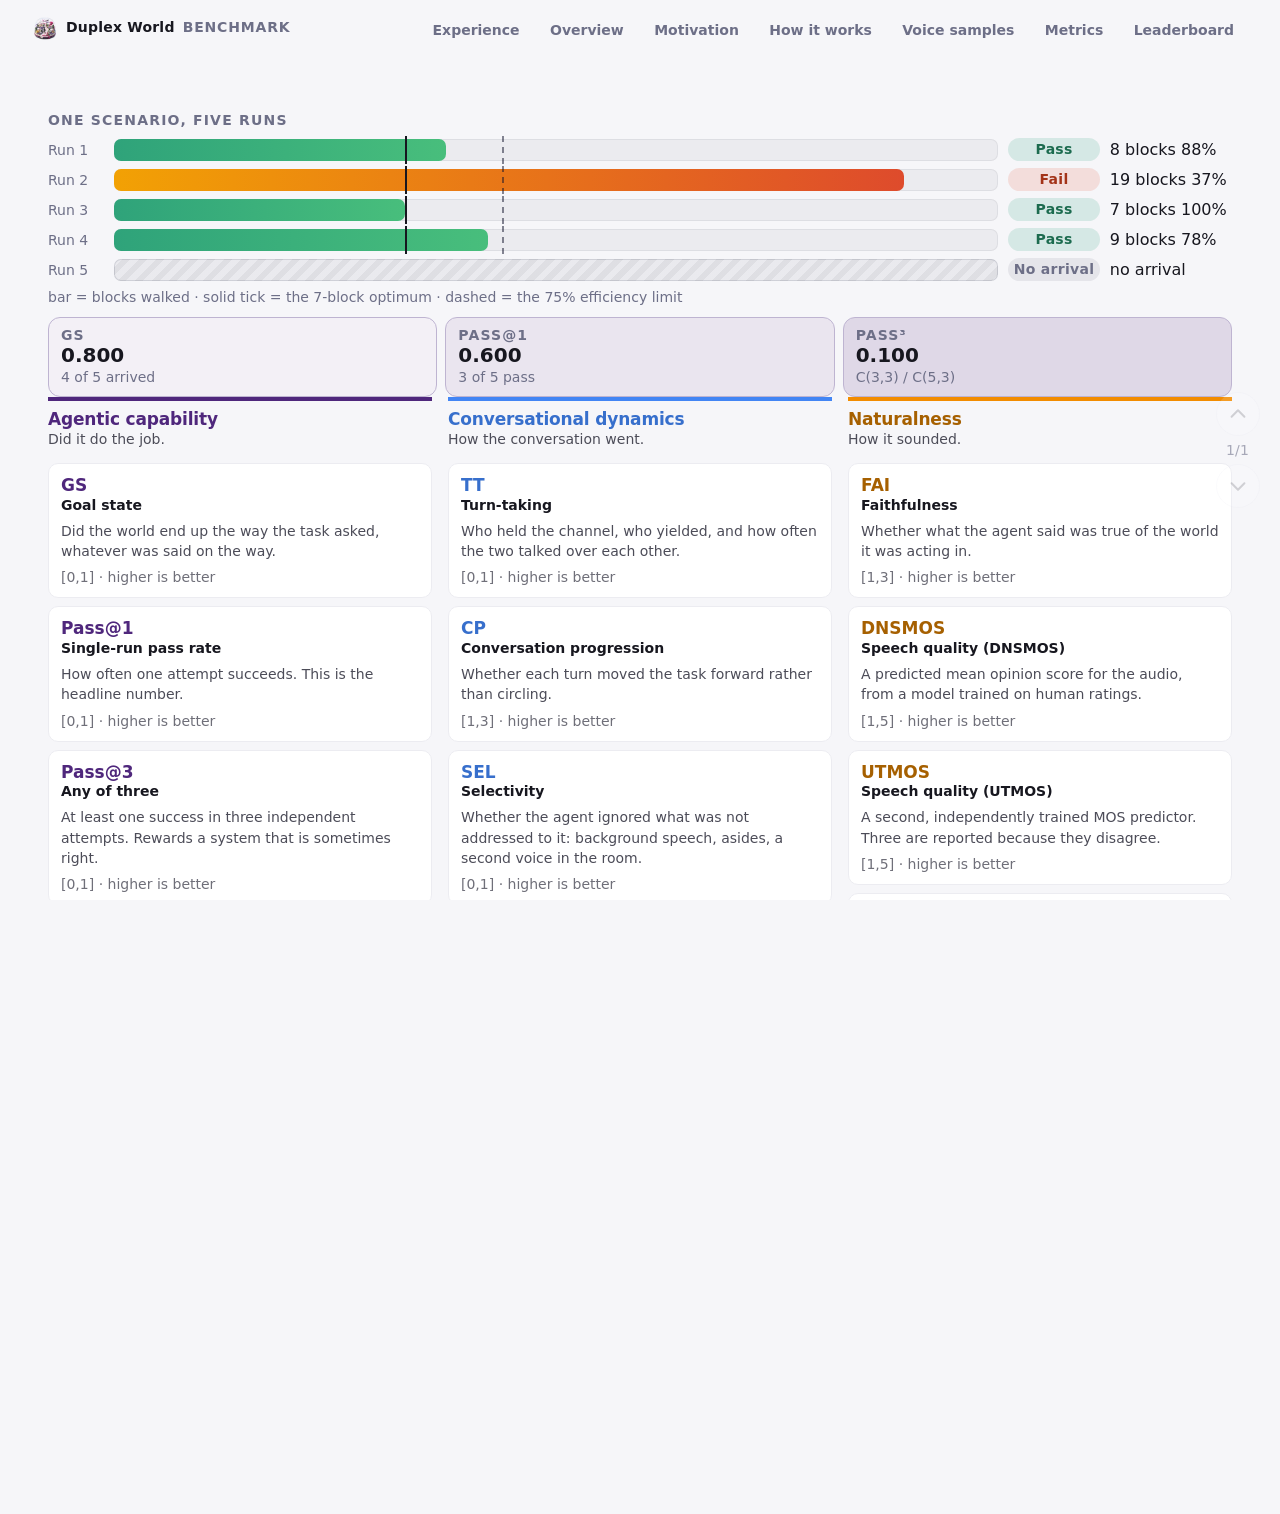
<file: metrics.html>
<!doctype html>
<html lang="en" data-theme="light">
<head>
<meta charset="utf-8">
<meta name="viewport" content="width=device-width,initial-scale=1,viewport-fit=cover">
<title>Metrics - DuplexWorld</title>
<meta name="description" content="The three pillars DuplexWorld scores on - agentic capability, conversational dynamics and naturalness - and the twelve metrics inside them.">
<!-- Inline so the browser never fires its automatic /favicon.ico request, which is a
     404 on a static server and the only broken asset the page would otherwise have. -->
<!-- The mark itself, cut from the same render the page opens on. The old inline SVG was
     a ring and a bar in the retired palette: a placeholder that read as an unfinished
     project in the one place every reader sees before the page loads. -->
<link rel="icon" href="img/favicon.svg" type="image/svg+xml">
<link rel="icon" href="img/icon-32.png" sizes="32x32" type="image/png">
<link rel="apple-touch-icon" href="img/icon-180.png">
<link rel="manifest" href="site.webmanifest">
<meta name="theme-color" content="#17171f">
<!-- Without these a shared link previews as a blank rectangle. -->
<meta property="og:type" content="website">
<meta property="og:site_name" content="DuplexWorld">
<meta property="og:title" content="DuplexWorld: Can voice agents help you get through the day?">
<meta property="og:description" content="Six worlds of an ordinary day, eleven conversation types and one twelve-metric suite in three pillars, across 3,825 scored conversations and 387 hours of speech.">
<meta property="og:image" content="img/og-card.png">
<meta property="og:image:width" content="1200">
<meta property="og:image:height" content="630">
<meta name="twitter:card" content="summary_large_image">
<meta name="twitter:title" content="DuplexWorld: Can voice agents help you get through the day?">
<meta name="twitter:description" content="Six worlds of an ordinary day, eleven conversation types and one twelve-metric suite in three pillars.">
<meta name="twitter:image" content="img/og-card.png">
<link rel="stylesheet" href="world.css">
<link rel="stylesheet" href="map.css">
<link rel="stylesheet" href="alt-split.css">
</head>
<body>

<!-- Tab lands here first. The page is a scroll flight, so a keyboard reader would
     otherwise cycle the header before reaching any content. -->
<a class="fw-skip" href="#world">Skip to the page</a>

<header class="topbar" data-nav-host>
  <a class="wordmark" href="index.html"><img class="wordmark-logo" src="img/mark-64.webp" width="22" height="22" fetchpriority="high" decoding="async" alt="">Duplex&nbsp;World <span class="sub">benchmark</span></a>
</header>

<main id="world"></main>

<!-- The walk renderer. Loaded before the flight so the map tiles can mount the moment their
     payloads land; if it is missing the flight still runs and the tiles stay as placeholders
     rather than throwing. -->
<script src="walkmap.js"></script>
<script>
window.__DW_ICONS = {
  openai: 'img/icons/openai.webp', gemini: 'img/icons/gemini.webp',
  grok: 'img/icons/grok.webp', nova: 'img/icons/nova.webp',
};
</script>
<script src="data.js"></script>
<script>window.__DW_AUTHORS = {"people": [{"name": "Aryan Vijay Bhosale", "sup": "1,2*"}, {"name": "Harshit Rajgarhia", "sup": "1*"}, {"name": "Akhil Pothanapalli", "sup": "1*"}, {"name": "Asif Shaik", "sup": "1"}, {"name": "Abhishek Mukherji", "sup": "1†"}, {"name": "Dinesh Manocha", "sup": "2†"}], "affiliations": [{"sup": "1", "name": "Centific Global Solutions Inc.", "href": "https://www.centific.com/research/applied-ai-research"}, {"sup": "2", "name": "University of Maryland", "href": "https://www.cs.umd.edu/"}], "email": "{aryan.bhosale, harshit.rajgarhia}@centific.com", "notes": ["Work done during an internship at Centific.", "* Equal contribution.  † Equal advising."]};
window.__DW_PAPER = [{"label": "arXiv", "href": "https://arxiv.org/abs/2608.10716", "kind": "arxiv"}, {"label": "PDF", "href": "https://arxiv.org/pdf/2608.10716", "kind": "pdf"}];</script>
<script src="flight.js"></script>
<script>
mountFlight(document.getElementById('world'), {
  shell: 'split',
  rail: false,
  hero: { src: 'img/hero.webp', w: 1222, h: 1254 },
  logo: { src: 'img/hero.webp' },
  maps: { base: './' },
  calls: { base: './' },
  hint: 'scroll',
  nav: [
    { label: 'Experience', href: 'index.html' },
    { label: 'Overview', href: 'index.html#overview' },
    { label: 'Motivation', href: 'motivation.html' },
    { label: 'How it works', href: 'setup.html' },
    { label: 'Voice samples', href: 'samples.html' },
    { label: 'Metrics', href: 'metrics.html' },
    { label: 'Leaderboard', href: 'leaderboard.html' },
  ],
  // NO FILM ON THIS PAGE, deliberately.
  // ------------------------------------------------------------------------------------
  // Two sections is one leg, so the film had to cross 96 of its 104 seconds in a single
  // band: 27 film-seconds per viewport-height against the 8 or 9 the Experience page runs
  // at. That is not a flight, it is a fast-forward, and it was pulling attention off the
  // metric definitions this page exists to state. With `video` absent the stage falls back
  // to the mark, which is what the reader should be looking past here anyway. Dropping it
  // also stops the page fetching a 38.9 MB blob it had no use for.
  sections: [
    {
      id: 'pillars3', label: 'The metrics', stage: 'film', still: null,
      // Three columns of eleven metric cards, a worked example and the callout do not fit
      // one viewport beside a film. This is the section the directive asks to be three
      // full-width columns, so the stage stands down and the evidence takes the page.
      block: 'band',
      cam: { x: 0.500, y: 0.470, z: 1.00 }, scroll: 5.3, linger: 0.4,
      accent: 'var(--pillar-dynamics)',
      next: { kicker: 'Next', label: 'What the five systems scored', href: 'leaderboard.html' },
      // The definitions on their own were a glossary the paper already has. This is the
      // same five runs of one Pathfinding scenario that the numbers beside them come from,
      // so a reader watches GS, Pass@1 and Pass-cubed fall out of one set of runs and can
      // see they are three different questions rather than three spellings of one.
      worked: {
        label: 'One scenario, five runs',
        optimal: 7,
        limit: 0.75,
        runs: [{ blocks: 8 }, { blocks: 19 }, { blocks: 7 }, { blocks: 9 }, { blocks: 0 }],
      },
      // Three pillars, each a column with its own colour, and every metric stated four
      // ways: symbol, full name, one plain sentence for a reader who has not read the
      // paper, and the range with its direction. The glossary this replaces named the
      // metrics without ever saying what they mean or which way is better.
      pillarCols: [
        { name: 'Agentic capability', tint: 'var(--pillar-agentic)',
          line: 'Did it do the job.',
          metrics: [
            { sym: 'GS', full: 'Goal state',
              says: 'Did the world end up the way the task asked, whatever was said on the way.',
              range: '[0,1] \u00b7 higher is better' },
            { sym: 'Pass@1', full: 'Single-run pass rate',
              says: 'How often one attempt succeeds. This is the headline number.',
              range: '[0,1] \u00b7 higher is better' },
            { sym: 'Pass@3', full: 'Any of three',
              says: 'At least one success in three independent attempts. Rewards a system that is sometimes right.',
              range: '[0,1] \u00b7 higher is better' },
            { sym: 'Pass\u00b3', full: 'All of three',
              says: 'All three attempts succeed. This is the reliability question, and it is where systems separate.',
              range: '[0,1] \u00b7 higher is better' },
          ] },
        { name: 'Conversational dynamics', tint: 'var(--pillar-dynamics)',
          line: 'How the conversation went.',
          metrics: [
            { sym: 'TT', full: 'Turn-taking',
              says: 'Who held the channel, who yielded, and how often the two talked over each other.',
              range: '[0,1] \u00b7 higher is better' },
            { sym: 'CP', full: 'Conversation progression',
              says: 'Whether each turn moved the task forward rather than circling.',
              range: '[1,3] \u00b7 higher is better' },
            { sym: 'SEL', full: 'Selectivity',
              says: 'Whether the agent ignored what was not addressed to it: background speech, asides, a second voice in the room.',
              range: '[0,1] \u00b7 higher is better' },
          ] },
        { name: 'Naturalness', tint: 'var(--pillar-natural)',
          line: 'How it sounded.',
          metrics: [
            { sym: 'FAI', full: 'Faithfulness',
              says: 'Whether what the agent said was true of the world it was acting in.',
              range: '[1,3] \u00b7 higher is better' },
            { sym: 'DNSMOS', full: 'Speech quality (DNSMOS)',
              says: 'A predicted mean opinion score for the audio, from a model trained on human ratings.',
              range: '[1,5] \u00b7 higher is better' },
            { sym: 'UTMOS', full: 'Speech quality (UTMOS)',
              says: 'A second, independently trained MOS predictor. Three are reported because they disagree.',
              range: '[1,5] \u00b7 higher is better' },
            { sym: 'NISQA', full: 'Speech quality (NISQA)',
              says: 'A third MOS predictor, on a different training set again.',
              range: '[1,5] \u00b7 higher is better' },
          ] },
      ],
      callout: {
        head: 'We never combine these into a single score.',
        body: 'A system that says nothing scores near-perfect selectivity and competitive '
            + 'turn-taking. Any composite that averages across the pillars can be won by '
            + 'silence.',
      },
    },
  ],
});
</script>
</body>
</html>
</file>
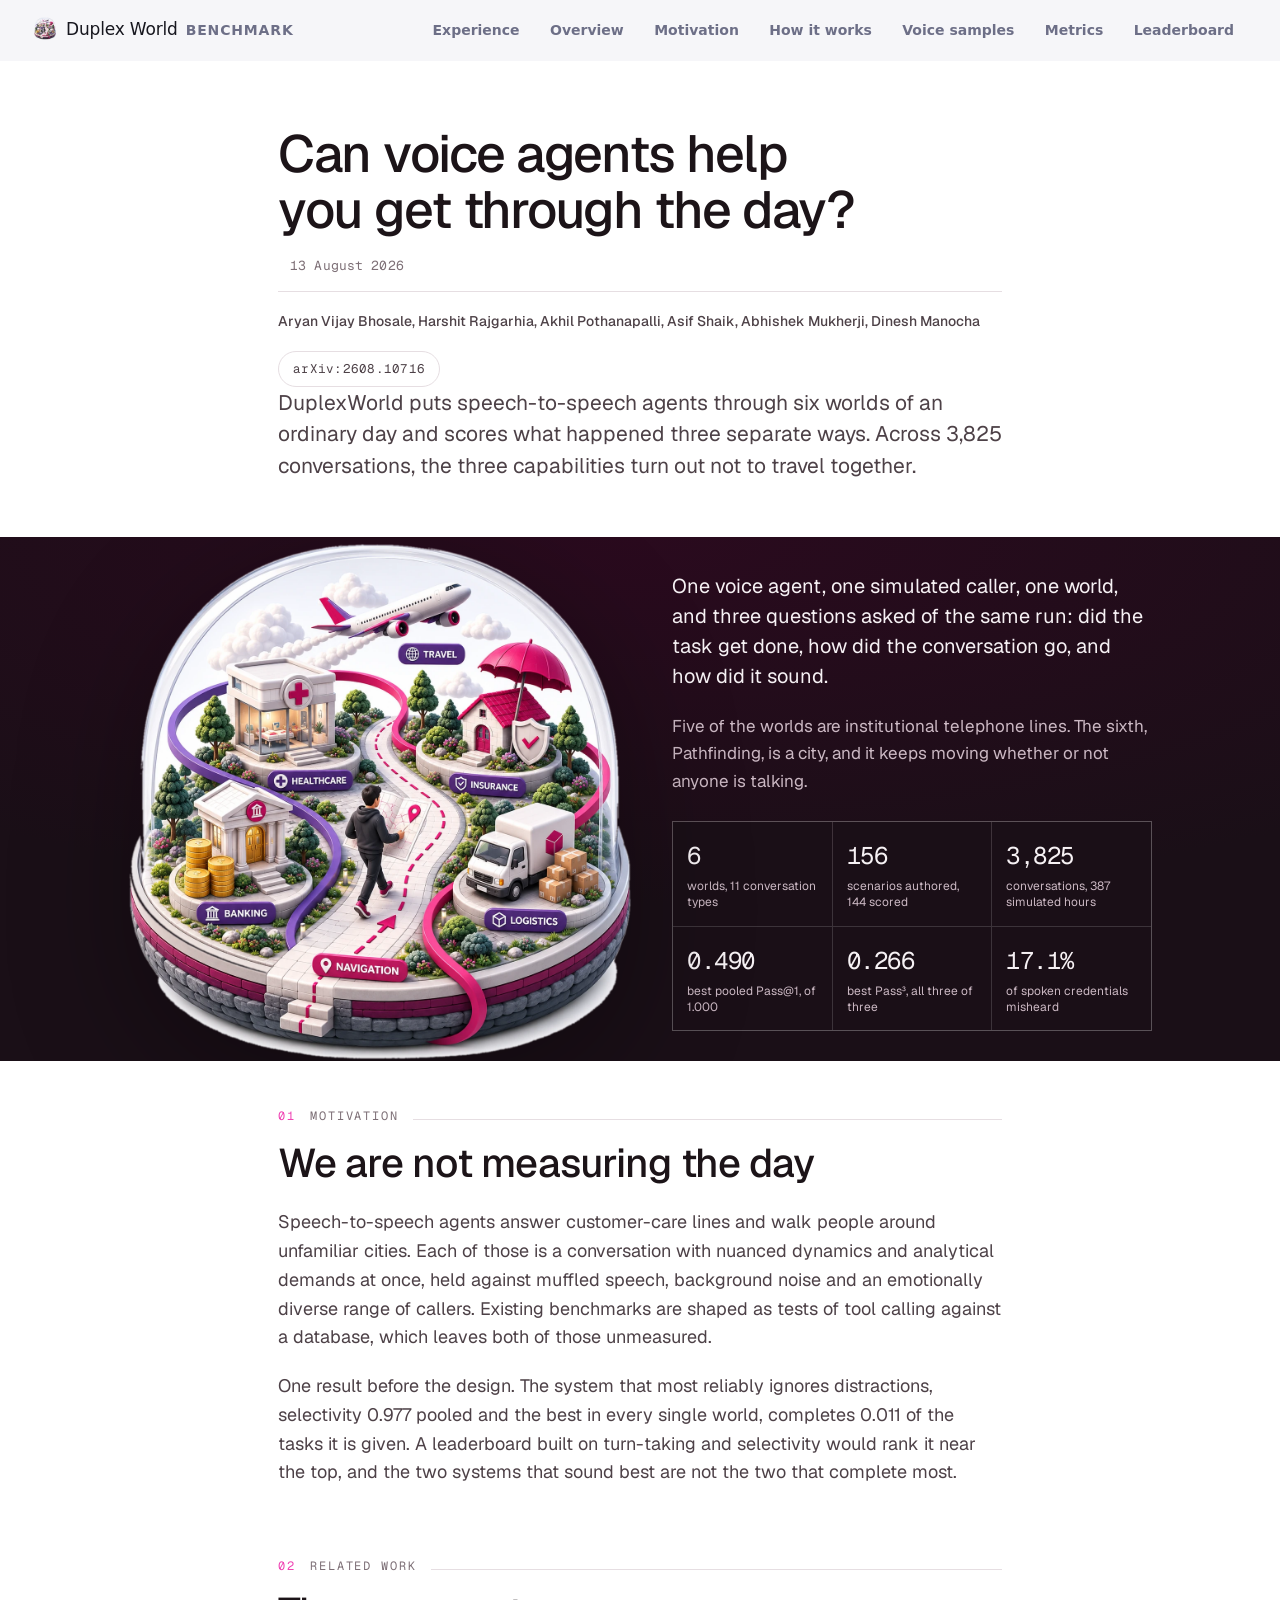
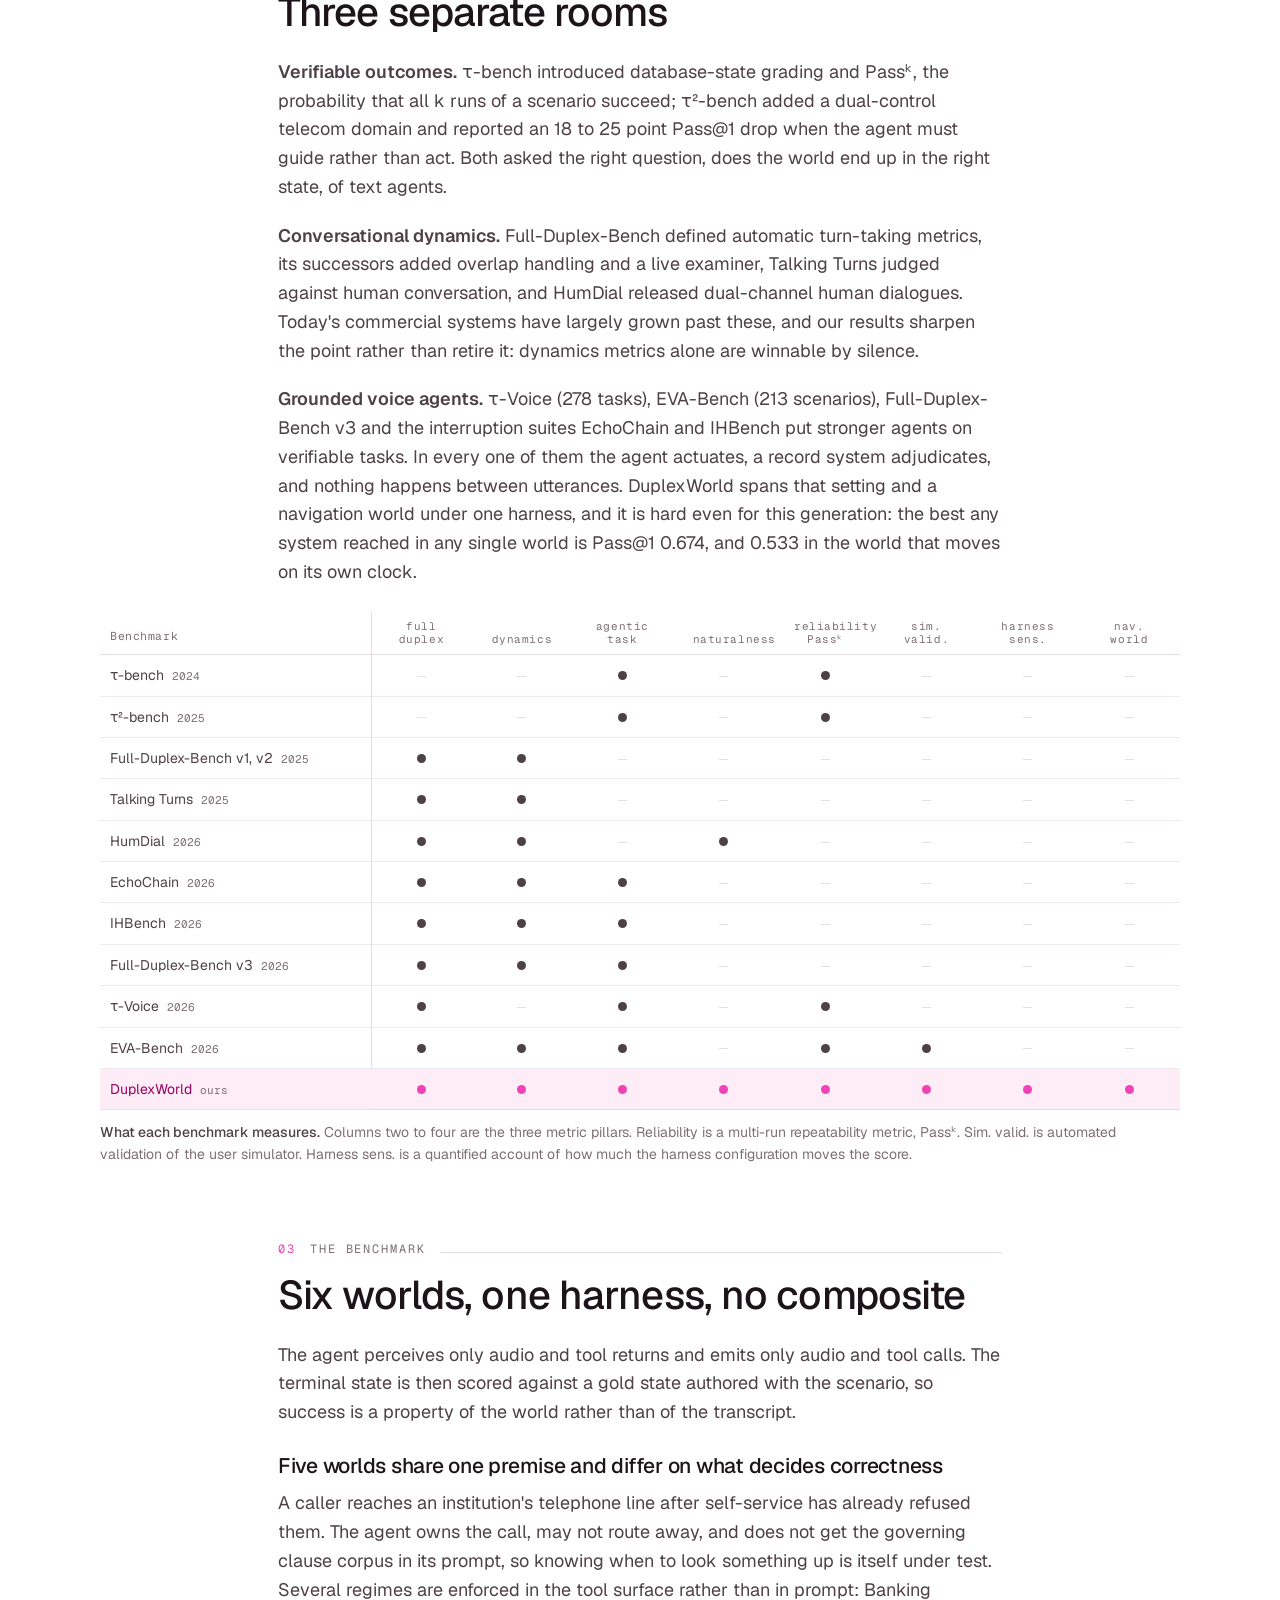
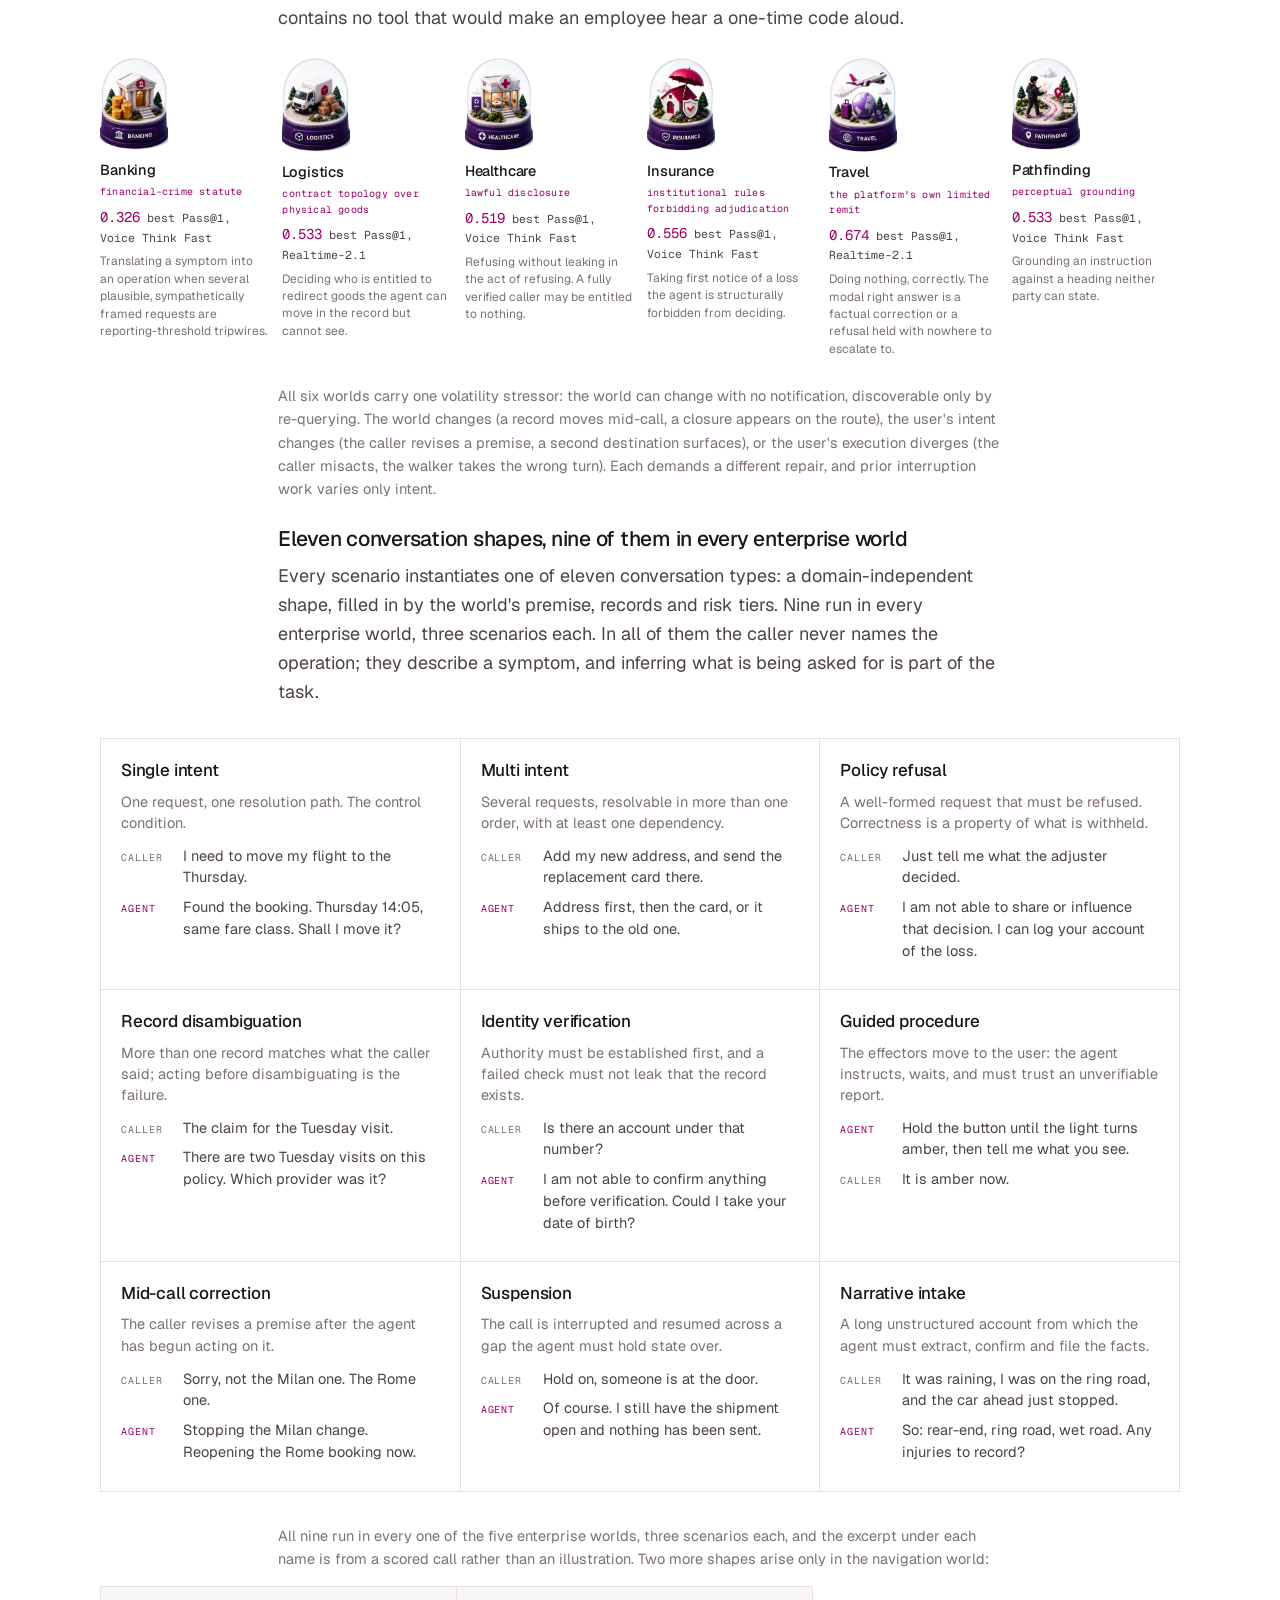
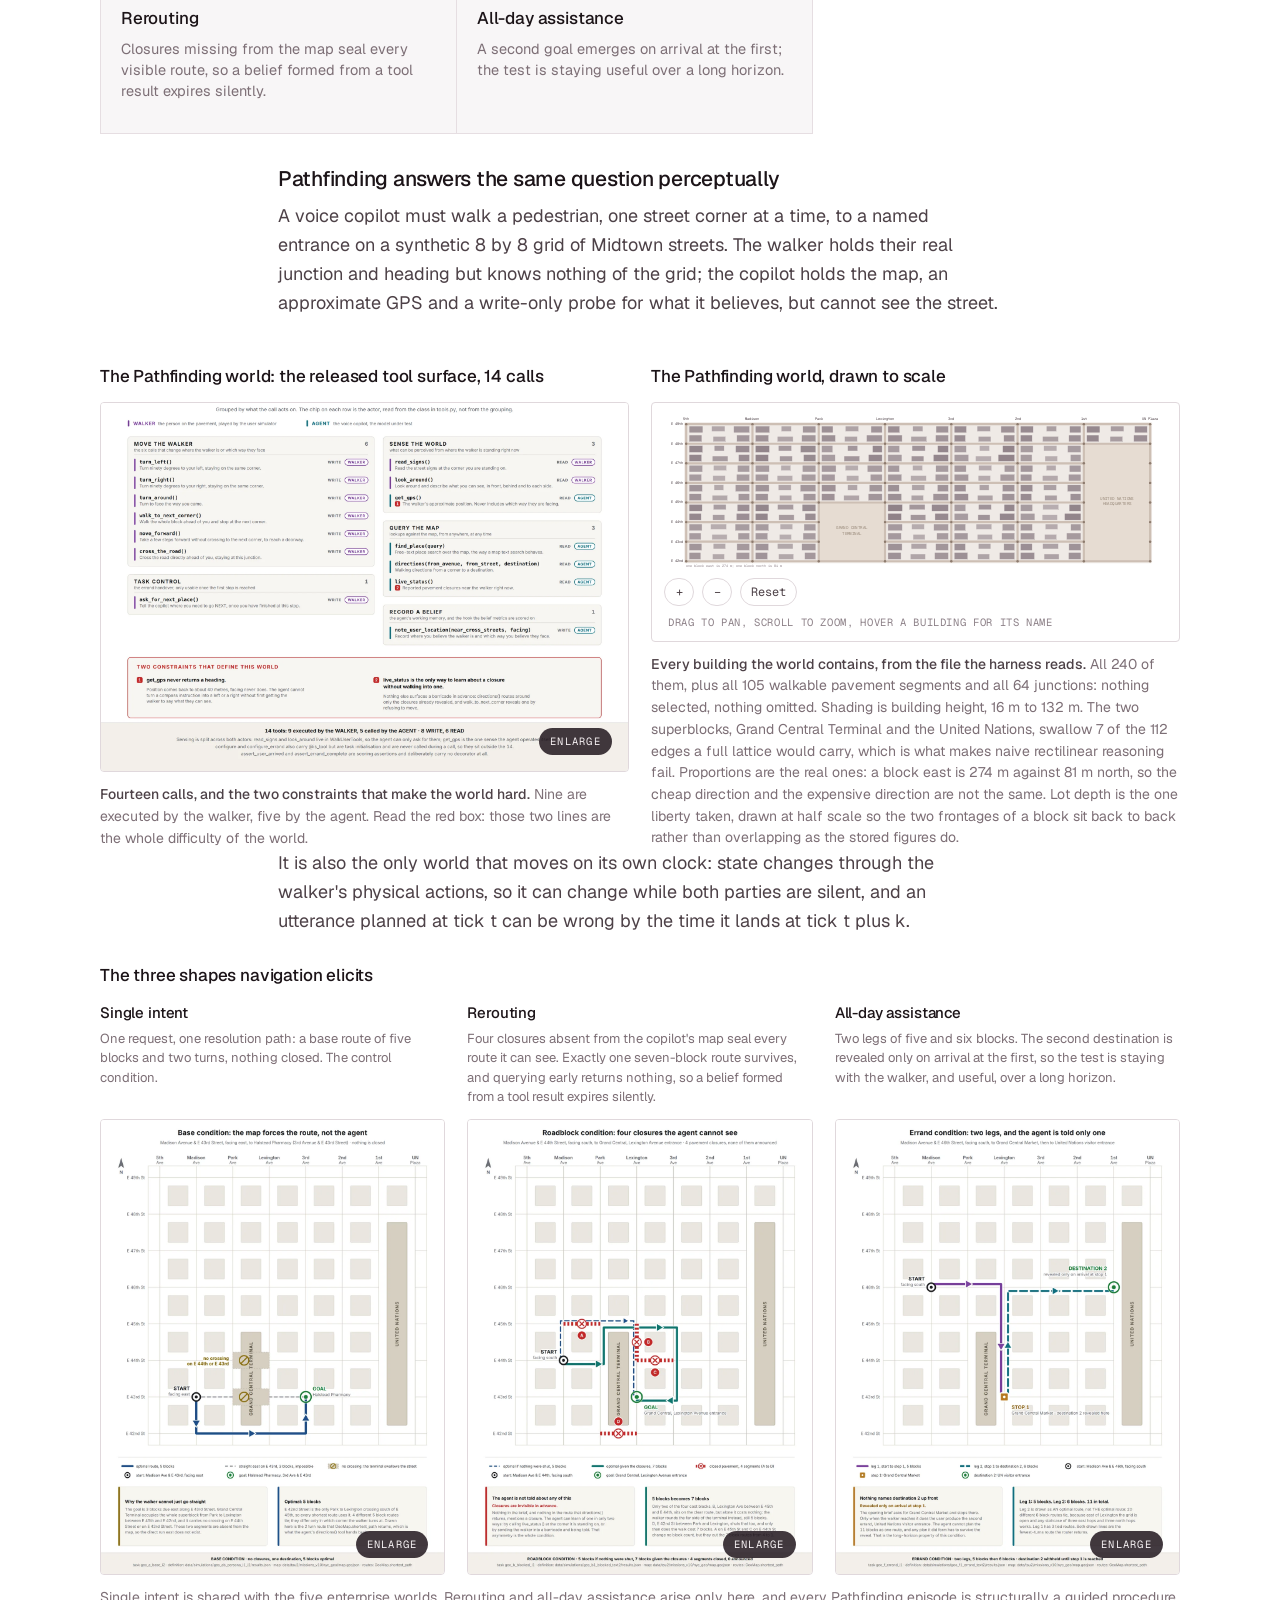
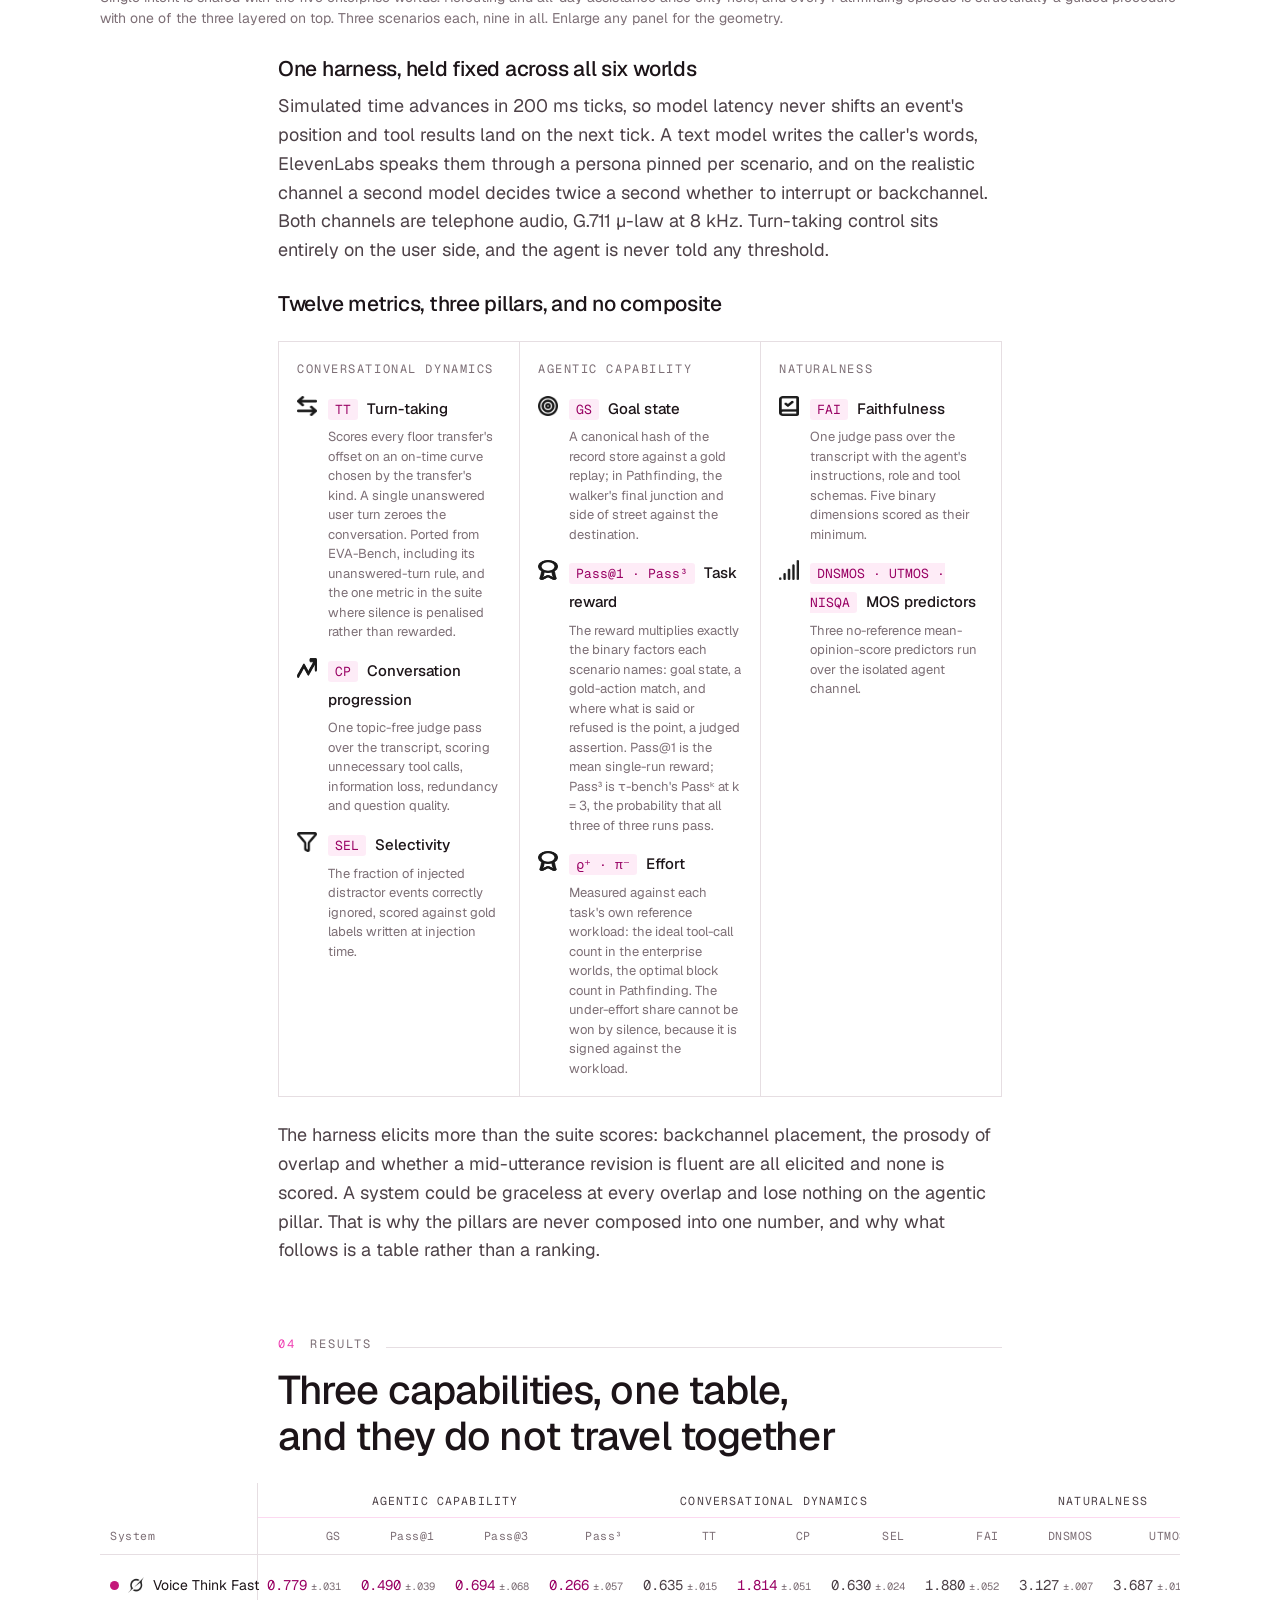
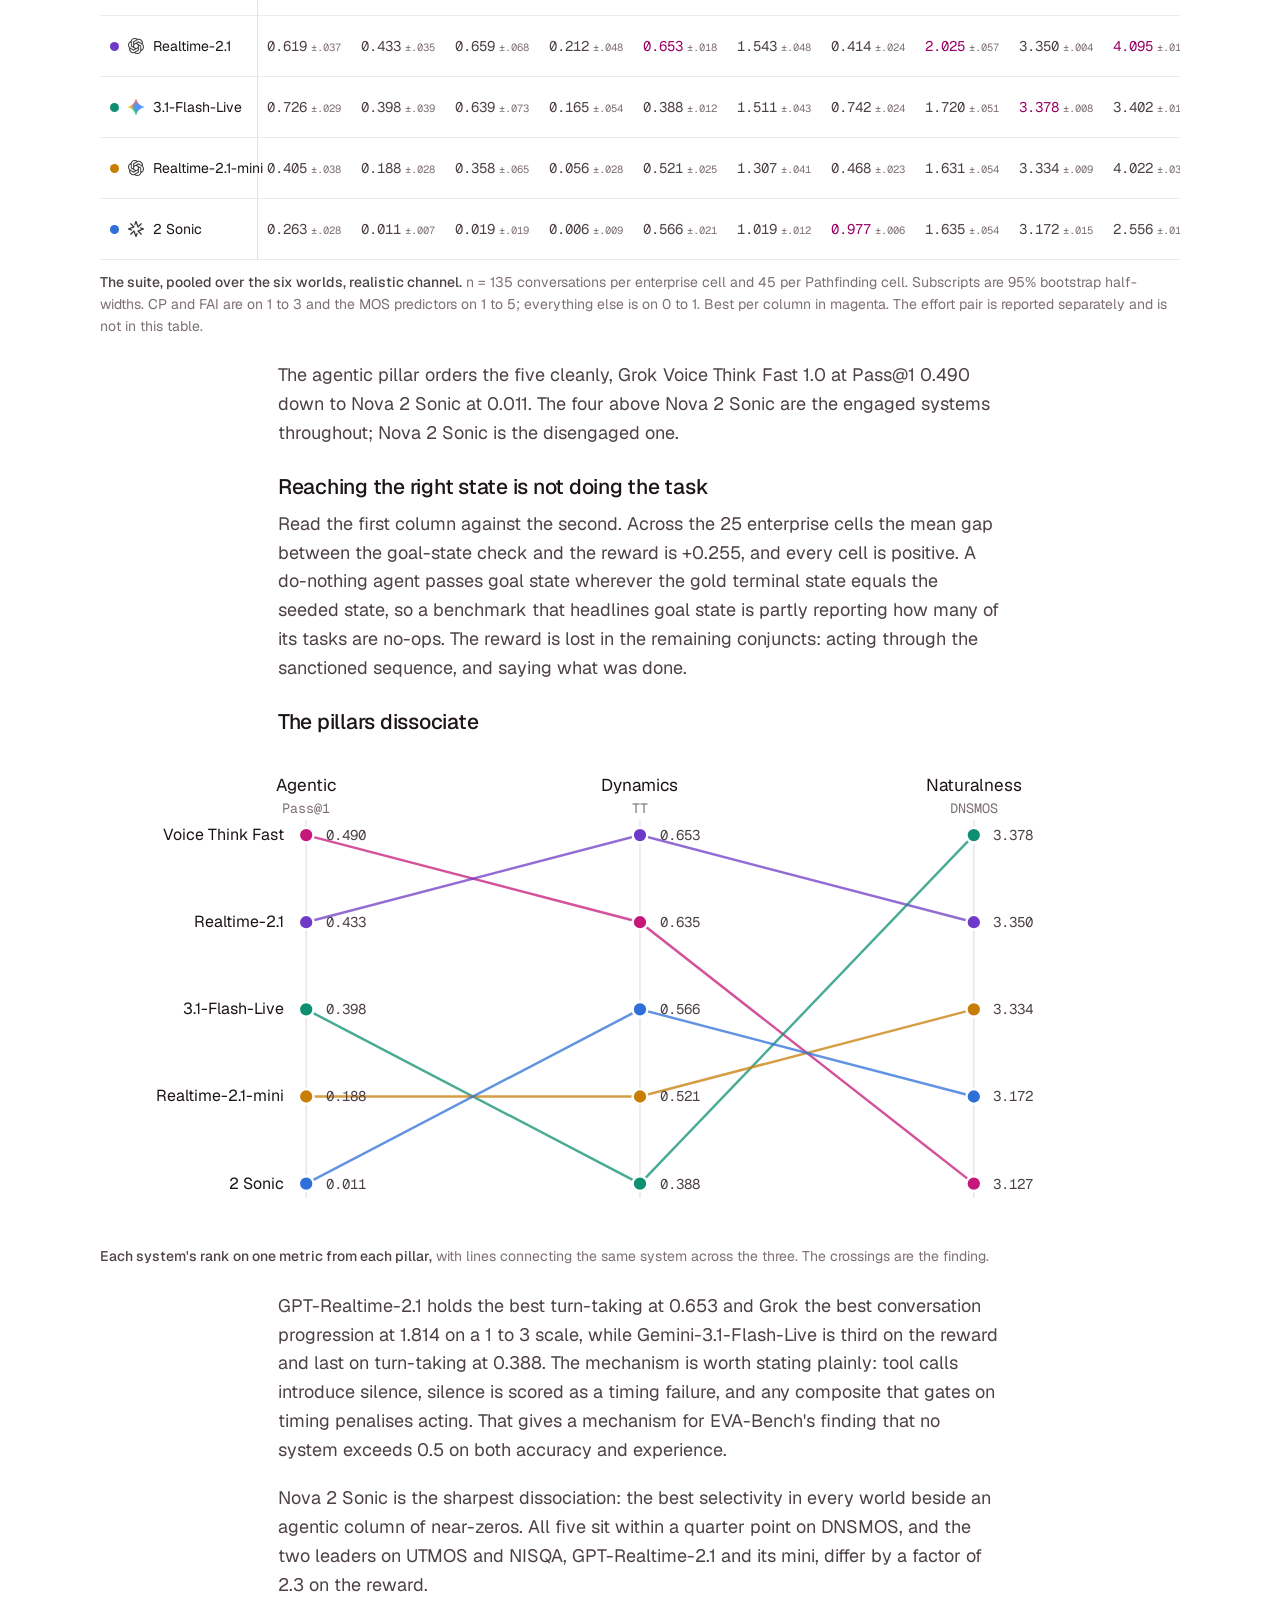
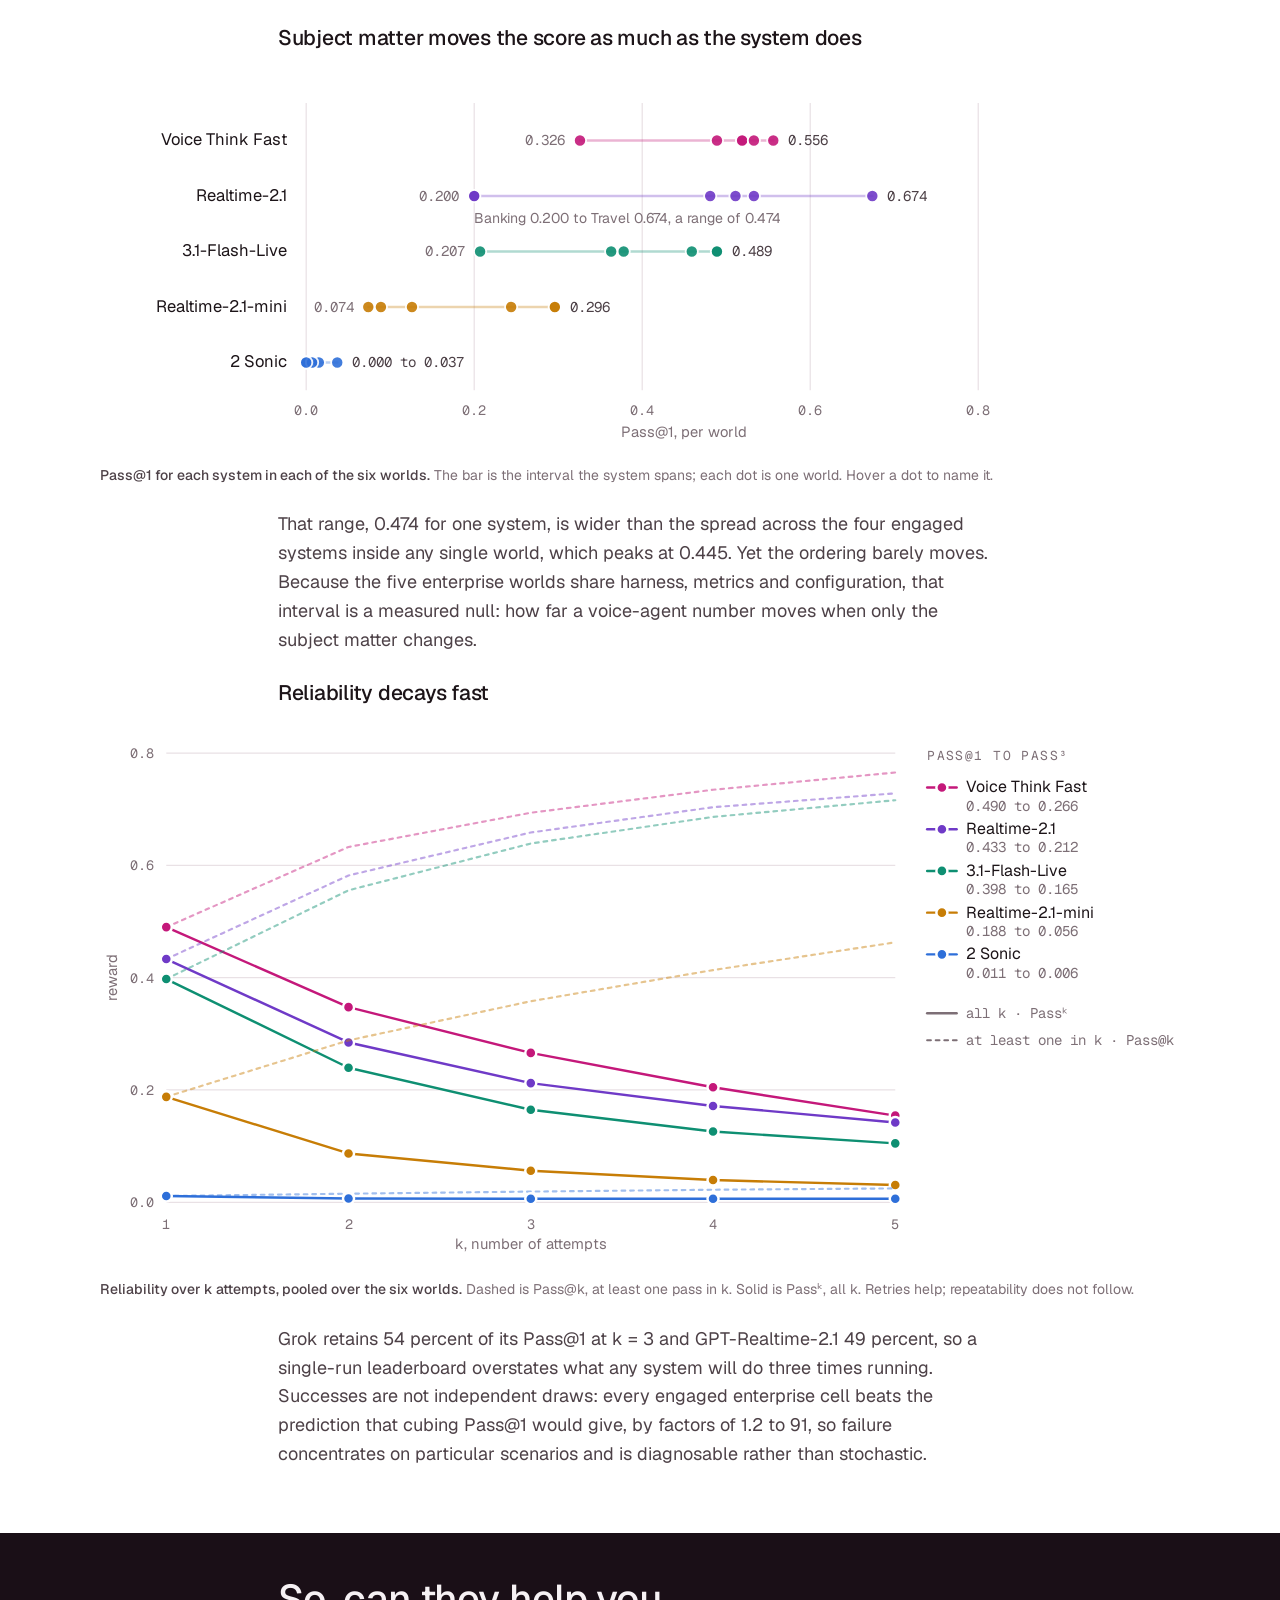
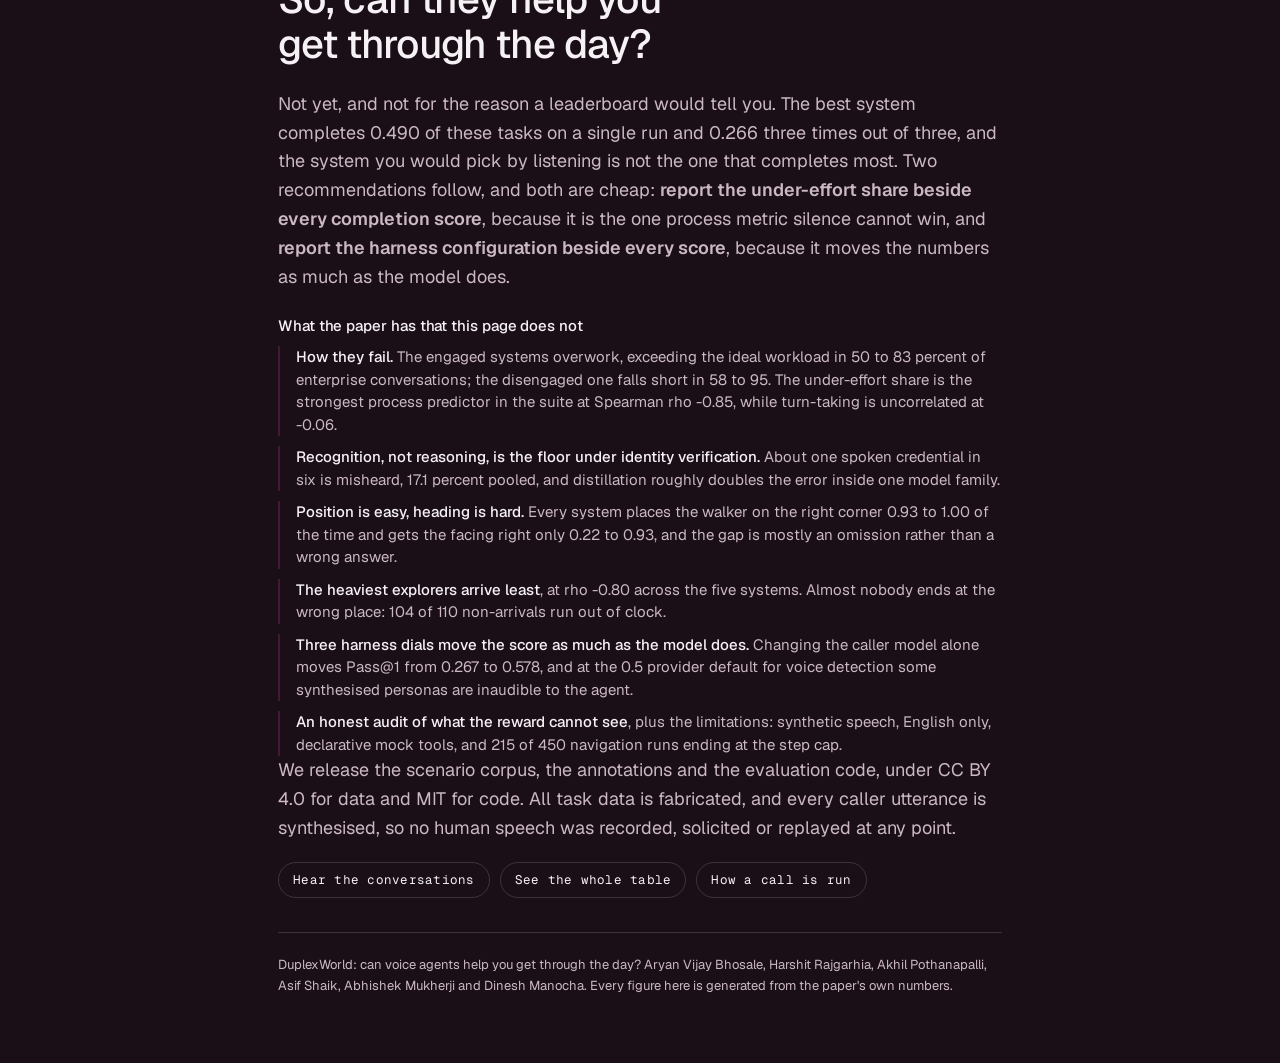
<file: motivation.html>
<!doctype html>
<html lang="en" data-theme="light">
<head>
<meta charset="utf-8">
<meta name="viewport" content="width=device-width,initial-scale=1,viewport-fit=cover">
<title>Motivation - DuplexWorld</title>
<meta name="description" content="Why DuplexWorld exists: existing voice benchmarks measure tool calling against a database, and the capabilities a real call demands do not travel together.">
<link rel="icon" href="img/favicon.svg" type="image/svg+xml">
<link rel="icon" href="img/icon-32.png" sizes="32x32" type="image/png">
<link rel="apple-touch-icon" href="img/icon-180.png">
<link rel="manifest" href="site.webmanifest">
<meta name="theme-color" content="#17171f">
<meta property="og:type" content="article">
<meta property="og:site_name" content="DuplexWorld">
<meta property="og:title" content="Motivation - DuplexWorld">
<meta property="og:description" content="The capabilities a real call demands do not travel together, and no existing benchmark measures them at once.">
<meta property="og:image" content="img/og-card.png">
<meta name="twitter:card" content="summary_large_image">
<meta name="twitter:image" content="img/og-card.png">
<link rel="stylesheet" href="world.css">
<link rel="stylesheet" href="alt-split.css">
</head>
<body class="fw-mo">

<a class="fw-skip" href="#mo-top">Skip to the article</a>

<header class="topbar" data-nav-host>
  <a class="wordmark" href="index.html"><img class="wordmark-logo" src="img/mark-64.webp" width="22" height="22" fetchpriority="high" decoding="async" alt="">Duplex&nbsp;World <span class="sub">benchmark</span></a>
<nav class="fw-nav" aria-label="Sections">
  <a class="fw-nav-item" href="index.html">Experience</a>
  <a class="fw-nav-item" href="index.html#overview">Overview</a>
  <a class="fw-nav-item" href="motivation.html" aria-current="page">Motivation</a>
  <a class="fw-nav-item" href="setup.html">How it works</a>
  <a class="fw-nav-item" href="samples.html">Voice samples</a>
  <a class="fw-nav-item" href="metrics.html">Metrics</a>
  <a class="fw-nav-item" href="leaderboard.html">Leaderboard</a>
</nav>
</header>
<div id="mo-top"></div>
<div class="mo-article" id="mo-top-a">



<style>/* SCOPED TO `.mo-article`.
   Everything below was written as a standalone page, so its tokens sat on :root and its
   type on body. world.css defines the same four token names with different values, so with
   both global the last <link> in the head decided every colour on the page - which is why
   this page could not carry the site's own header before. Scoping the article's tokens to
   the article leaves :root to the site, so the bar at the top is the same bar as every
   other page and the article below it is untouched. */

/* ---- the site header on this page ---------------------------------------------------
   Sticky, in the page's own palette, sized to match the bar on every other page. */
.mo-skip { position: absolute; left: -9999px; }
.mo-skip:focus { left: 12px; top: 12px; z-index: 60; background: var(--bg); color: var(--ink);
  padding: 8px 12px; border-radius: 8px; border: 1px solid var(--line); }
.mo-bar {
  position: sticky; top: 0; z-index: 50;
  display: flex; align-items: center; justify-content: space-between; gap: 20px;
  padding: 0 clamp(16px, 3vw, 40px); height: 64px;
  background: var(--bg); border-bottom: 1px solid var(--line);
}
.mo-mark { font-weight: 700; font-size: 15px; letter-spacing: -0.01em; color: var(--ink);
  text-decoration: none; white-space: nowrap; }
.mo-mark span { font-weight: 600; font-size: 11px; letter-spacing: .1em; text-transform: uppercase;
  color: var(--muted, #6b5c64); margin-left: 6px; }
.mo-nav { display: flex; flex-wrap: wrap; gap: clamp(10px, 1.6vw, 26px); }
.mo-nav a { font-size: 13.5px; font-weight: 600; color: var(--muted, #6b5c64); text-decoration: none;
  white-space: nowrap; }
.mo-nav a:hover { color: var(--ink); }
.mo-nav a[aria-current="page"] { color: var(--accent); }
@media (max-width: 900px) {
  .mo-bar { height: auto; flex-direction: column; align-items: flex-start; gap: 6px; padding-block: 10px; }
}
/* DuplexWorld blog post.
   The brand design tokens, read off the article
   template. Geist and Geist Mono are inlined as data URIs because the Artifact
   CSP blocks font CDNs and a silent fallback would lose the whole type identity.

   Theme handling covers all three viewer states: bare :root carries the complete
   light palette, the media query redefines only tokens (guarded so an explicit
   light choice beats a dark OS), and the [data-theme="dark"] block redefines them
   again so the toggle wins in both directions. No component ever declares a colour
   inside a media or [data-theme] block. */

@font-face {
  font-family: "Geist";
  src: url(fonts/geist.woff2) format("woff2");
  font-weight: 300 600;
  font-style: normal;
  font-display: swap;
}
@font-face {
  font-family: "Geist Mono";
  src: url(fonts/geist-mono.woff2) format("woff2");
  font-weight: 400;
  font-style: normal;
  font-display: swap;
}

.mo-article {
  /* brand */
  --brand: #990264;
  --accent: #ef43b3;
  --accent-soft: #ef43b31a;
  --accent-hair: #ef43b333;
  --ink: #150c11;
  --plum: #260019;
  --deep: #4a0131;
  --green: #2c4b3f;

  /* neutrals, biased warm toward the accent rather than a default grey */
  --bg: #ffffff;
  --surface: #f8f6f7;
  --surface-2: #f1ecef;
  --line: #e6dee2;
  --line-soft: #efe8ec;
  --text: #1c1418;
  --text-2: #4d4147;
  --muted: #7d6f76;

  /* on the dark bands */
  --on-dark: #f6f1f4;
  --on-dark-2: #cbb8c3;
  --on-dark-line: #ffffff26;
  --band: #1a0f17;
  --band-2: #2a0a1e;

  /* Two figure grounds. Figures that ship a dark variant sit on --plate, which
     follows the theme and matches the render's own background. Figures that
     exist only as a light render sit on --paper, which stays white in both
     themes so they are never framed in the wrong colour. */
  --plate: #ffffff;
  --plate-line: #e0d8dc;
  --paper: #ffffff;
  --paper-line: #e0d8dc;

  /* the world map keeps a paper ground in both themes, so its own inks are
     defined once here and nudged, not inverted, for the dark surface */
  --road: #efeae6;
  --pave: #cdbfb4;
  --pave-node: #8d7b6e;
  --bld: #8b7d84;
  --bld-real: #990264;
  --super: #e6dcd2;
  --super-line: #cbbcae;
  --super-lab: #9a8b7c;
  --map-ink: #4d4147;
  --map-mute: #8d8188;

  /* series colours, fixed per system, validated on #ffffff */
  --s-vtf: #C4187A;
  --s-o21: #6F3AC7;
  --s-gem: #0E8F72;
  --s-mini: #C77D06;
  --s-nova: #2E6FD9;

  --t: 0;
  --grid: #e9e1e5;
  --measure: 724px;
  --wide: 1080px;

  --sans: "Geist", ui-sans-serif, system-ui, -apple-system, "Segoe UI", Inter, Roboto, sans-serif;
  --mono: "Geist Mono", ui-monospace, "SF Mono", Menlo, monospace;
}

@media (prefers-color-scheme: dark) {
  :root:not([data-theme="light"]) {
    --bg: #120c10;
    --surface: #1a1218;
    --surface-2: #241820;
    --line: #33242c;
    --line-soft: #271a21;
    --text: #f4eef1;
    --text-2: #cbbcc4;
    --muted: #9d8c95;
    --accent: #ff6dc4;
    --accent-soft: #ff6dc41f;
    --accent-hair: #ff6dc440;
    --brand: #ff6dc4;
    --band: #1e0a17;
    --band-2: #300b22;
    --grid: #2c1f26;
    --plate: #12131a;
    --plate-line: #2b2d38;
    --green: #5fbf9a;
    --road: #efeae6;
    --pave: #cdbfb4;
    --pave-node: #8d7b6e;
    --bld: #7d6f77;
    --bld-real: #c4187a;
    --s-vtf: #E24D93;
    --s-o21: #9770DE;
    --s-gem: #0FA07E;
    --s-mini: #B8831F;
    --s-nova: #5290E0;
  }
}

:root[data-theme="dark"] .mo-article {
  --bg: #120c10;
  --surface: #1a1218;
  --surface-2: #241820;
  --line: #33242c;
  --line-soft: #271a21;
  --text: #f4eef1;
  --text-2: #cbbcc4;
  --muted: #9d8c95;
  --accent: #ff6dc4;
  --accent-soft: #ff6dc41f;
  --accent-hair: #ff6dc440;
  --brand: #ff6dc4;
  --band: #1e0a17;
  --band-2: #300b22;
  --grid: #2c1f26;
  --plate: #12131a;
  --plate-line: #2b2d38;
  --green: #5fbf9a;
  --road: #efeae6;
  --pave: #cdbfb4;
  --pave-node: #8d7b6e;
  --bld: #7d6f77;
  --bld-real: #c4187a;
  --s-vtf: #E24D93;
  --s-o21: #9770DE;
  --s-gem: #0FA07E;
  --s-mini: #B8831F;
  --s-nova: #5290E0;
}

/* ------------------------------------------------------------------ base */

.mo-article *, .mo-article *::before, .mo-article *::after { box-sizing: border-box; }

.mo-article {
  margin: 0;
  /* Clear of the site's own header, which is sticky and 64px tall. This element used to be
     `body`, which sat under nothing; now the bar from every other page sits over it and the
     title was being cut off at the crown. */
  padding-top: var(--topbar-h, 64px);
  background: var(--bg);
  color: var(--text);
  font-family: var(--sans);
  font-weight: 400;
  font-size: 18px;
  line-height: 1.6;
  -webkit-font-smoothing: antialiased;
  text-rendering: optimizeLegibility;
}

p { margin: 0 0 1.1em; color: var(--text-2); }
a { color: var(--brand); text-decoration: none; border-bottom: 1px solid var(--accent-hair); }
a:hover { border-bottom-color: var(--accent); }
a:focus-visible, button:focus-visible {
  outline: 2px solid var(--accent);
  outline-offset: 3px;
  border-radius: 2px;
}
strong { font-weight: 500; color: var(--text); }
em { font-style: normal; color: var(--text); font-weight: 500; }
img { max-width: 100%; height: auto; display: block; }

.wrap { max-width: 1400px; margin: 0 auto; padding: 0 28px; }
.col { max-width: var(--measure); margin-inline: auto; }
.wide { max-width: var(--wide); margin-inline: auto; }
.scroll { overflow-x: auto; -webkit-overflow-scrolling: touch; }

/* ------------------------------------------------------------- masthead */

.mast {
  border-bottom: 1px solid var(--line);
  background: var(--bg);
  position: sticky;
  top: 0;
  z-index: 20;
  backdrop-filter: saturate(1.2) blur(6px);
}
.mast .wrap {
  display: flex;
  align-items: center;
  justify-content: space-between;
  gap: 16px;
  height: 58px;
}
.wordmark {
  font-weight: 500;
  letter-spacing: -0.01em;
  font-size: 17px;
  color: var(--text);
  border: 0;
}
.wordmark span { color: var(--accent); }
.mast nav { display: flex; gap: 22px; font-size: 14px; }
.mast nav a { color: var(--muted); border: 0; }
.mast nav a:hover { color: var(--text); }

/* --------------------------------------------------------------- header */

.head { padding: 40px 0 4px; }
.chip {
  display: inline-block;
  font-family: var(--mono);
  font-size: 11px;
  letter-spacing: 0.14em;
  text-transform: uppercase;
  color: var(--brand);
  background: var(--accent-soft);
  border: 1px solid var(--accent-hair);
  border-radius: 999px;
  padding: 5px 11px;
}
.meta {
  font-family: var(--mono);
  font-size: 13px;
  color: var(--muted);
  margin-left: 12px;
  letter-spacing: 0.01em;
}
h1 {
  font-size: clamp(34px, 5.4vw, 52px);
  line-height: 1.08;
  letter-spacing: -0.025em;
  font-weight: 500;
  margin: 22px 0 18px;
  text-wrap: balance;
  color: var(--text);
}
.stand {
  font-size: 21px;
  line-height: 1.5;
  color: var(--text-2);
  margin: 0 0 26px;
  text-wrap: pretty;
}
.byline {
  font-size: 14px;
  line-height: 1.6;
  color: var(--muted);
  border-top: 1px solid var(--line);
  padding-top: 18px;
}
.byline b { font-weight: 500; color: var(--text-2); }
.links { display: flex; flex-wrap: wrap; gap: 10px; margin-top: 18px; }
.links a {
  font-family: var(--mono);
  font-size: 12.5px;
  letter-spacing: 0.02em;
  border: 1px solid var(--line);
  border-radius: 999px;
  padding: 7px 14px;
  color: var(--text-2);
  background: var(--bg);
}
.links a:hover { border-color: var(--accent); color: var(--brand); }

/* ----------------------------------------------------------------- hero */

.hero {
  background: radial-gradient(120% 100% at 50% 0%, var(--band-2) 0%, var(--band) 70%);
  margin-top: 26px;
  padding: 4px 0 0;
  overflow: hidden;
}
.hero-in {
  display: grid;
  grid-template-columns: 1.05fr 1fr;
  gap: 40px;
  align-items: center;
  max-width: var(--wide);
  margin-inline: auto;
  padding: 0 28px;
}
.hero img { width: 100%; max-width: 520px; margin: 0 auto; filter: drop-shadow(0 30px 60px #00000059); }
.hero-txt { padding: 30px 0; }
.hero-txt p { color: var(--on-dark-2); font-size: 17px; }
.hero-txt .lede { color: var(--on-dark); font-size: 20px; line-height: 1.5; font-weight: 400; }
.stats { display: grid; grid-template-columns: repeat(3, 1fr); gap: 1px; background: var(--on-dark-line); border: 1px solid var(--on-dark-line); margin-top: 26px; }
.stat { background: var(--band); padding: 15px 14px; }
.stat b {
  display: block;
  font-family: var(--mono);
  font-size: 24px;
  font-weight: 400;
  color: var(--on-dark);
  letter-spacing: -0.02em;
  font-variant-numeric: tabular-nums;
}
.stat span { display: block; font-size: 12px; color: var(--on-dark-2); margin-top: 3px; line-height: 1.35; }

/* -------------------------------------------------------------- sections */

section { padding: 46px 0 4px; }
.snum {
  display: flex;
  align-items: baseline;
  gap: 14px;
  font-family: var(--mono);
  font-size: 12px;
  letter-spacing: 0.16em;
  text-transform: uppercase;
  color: var(--muted);
  margin-bottom: 14px;
}
.snum b { color: var(--accent); font-weight: 400; }
.snum::after { content: ""; flex: 1; height: 1px; background: var(--line); }
h2 {
  font-size: clamp(28px, 3.6vw, 40px);
  line-height: 1.14;
  letter-spacing: -0.022em;
  font-weight: 500;
  margin: 0 0 22px;
  text-wrap: balance;
  color: var(--text);
}
h3 {
  font-size: 21px;
  line-height: 1.25;
  letter-spacing: -0.012em;
  font-weight: 500;
  margin: 26px 0 10px;
  color: var(--text);
}
h4 {
  font-family: var(--mono);
  font-size: 12px;
  letter-spacing: 0.13em;
  text-transform: uppercase;
  font-weight: 400;
  color: var(--muted);
  margin: 0 0 14px;
}

figure { margin: 24px 0; }
figcaption {
  font-size: 14px;
  line-height: 1.55;
  color: var(--muted);
  margin-top: 12px;
}
figcaption b { color: var(--text-2); font-weight: 500; }

/* the source figures are light-ground renders, so they keep paper in both themes */
/* --------------------------------------------------------------- callout */

.pull {
  background: linear-gradient(180deg, var(--band-2) 0%, var(--band) 100%);
  margin: 34px 0;
  padding: 38px 0;
}
.pull .col { max-width: 820px; }
.pull p { color: var(--on-dark-2); font-size: 17px; }
.pull .big {
  font-size: clamp(22px, 3vw, 30px);
  line-height: 1.32;
  letter-spacing: -0.018em;
  color: var(--on-dark);
  font-weight: 400;
  margin-bottom: 18px;
  text-wrap: pretty;
}
.pull .big b { color: var(--accent); font-weight: 400; }

/* ---------------------------------------------------------------- tables */

table { border-collapse: separate; border-spacing: 0; width: 100%; font-size: 14px; }
th, td { text-align: left; padding: 9px 10px; }
thead th {
  font-family: var(--mono);
  font-weight: 400;
  font-size: 11.5px;
  letter-spacing: 0.05em;
  color: var(--muted);
  border-bottom: 1px solid var(--line);
  vertical-align: bottom;
}
tbody th, tbody td { border-bottom: 1px solid var(--line-soft); }
.stick { position: sticky; left: 0; background: var(--bg); z-index: 2;
         box-shadow: 1px 0 0 var(--line); }
/* A table cell keeps display:table-cell so sticky and the table layout algorithm
   both still work; the flex row lives in a span inside it. */
.cellflex { display: flex; align-items: center; gap: 9px; min-height: 42px; }

.main { min-width: 900px; }
.main .grp {
  text-align: center;
  color: var(--text-2);
  font-size: 11.5px;
  letter-spacing: 0.1em;
  text-transform: uppercase;
  border-bottom: 1px solid var(--accent-hair);
  padding-bottom: 6px;
}
.main .m { text-align: right; }
.main tbody th { font-weight: 400; color: var(--text); white-space: nowrap; }
.main .vlogo { width: 16px; height: 16px; opacity: 0.85; }
.sysdot { width: 9px; height: 9px; border-radius: 50%; flex: none; }
.main .num {
  text-align: right;
  font-family: var(--mono);
  font-variant-numeric: tabular-nums;
  color: var(--text-2);
  white-space: nowrap;
}
.main .num.best { color: var(--brand); }
.main .ci { color: var(--muted); font-size: 10.5px; margin-left: 4px; }

.t1 { min-width: 760px; }
.t1 .rot { text-align: center; font-size: 11px; line-height: 1.15; }
.t1 .rot span { display: inline-block; max-width: 62px; }
.t1 tbody th { font-weight: 400; color: var(--text-2); white-space: nowrap; }
.t1 .yr { font-family: var(--mono); font-size: 11px; color: var(--muted); margin-left: 8px; }
.t1 .mark { text-align: center; }
.t1 .yes { display: inline-block; width: 9px; height: 9px; border-radius: 50%; background: var(--text-2); }
.t1 .no { display: inline-block; width: 9px; height: 1px; background: var(--line); vertical-align: middle; }
.t1 .ours td { background: var(--accent-soft); border-bottom-color: var(--accent-hair); }
.t1 .ours th.stick {
  background: var(--bg);
  box-shadow: inset 0 0 0 999px var(--accent-soft);
  border-bottom-color: var(--accent-hair);
}
.t1 .ours th { color: var(--brand); }
.t1 .ours .yes { background: var(--accent); }

/* The metric icons and four of the five vendor marks are pure black glyphs on
   transparency, so on a dark ground they disappear. Invert exactly those. The
   Gemini mark is full colour and inverting it would produce a wrong-coloured
   logo, which is what the .mono class keeps it out of. */
@media (prefers-color-scheme: dark) {
  :root:not([data-theme="light"]) .mo-article .mono { filter: invert(1); }
}
:root[data-theme="dark"] .mo-article .mono { filter: invert(1); }

/* ---------------------------------------------------------------- globes */

.globes {
  display: grid;
  grid-template-columns: repeat(6, 1fr);
  gap: 18px 14px;
  margin: 24px 0 6px;
}
.globe { margin: 0; }
.globe img { width: 68px; margin: 0 0 8px; }
.globe figcaption { margin: 0; }
.gname { display: block; font-size: 14.5px; color: var(--text); font-weight: 500; letter-spacing: -0.01em; }
.greg {
  display: block; font-family: var(--mono); font-size: 10px; color: var(--brand);
  letter-spacing: 0.02em; margin: 3px 0 7px;
}
.giso { display: block; font-size: 12px; line-height: 1.45; color: var(--muted); }
.note { font-size: 14.5px; line-height: 1.6; color: var(--muted); margin-top: 26px; }
.gbest {
  display: block;
  font-family: var(--mono);
  font-size: 11.5px;
  color: var(--text-2);
  margin: 0 0 7px;
  font-variant-numeric: tabular-nums;
}
.gbest b { font-weight: 400; color: var(--brand); font-size: 14px; }

/* ------------------------------------------------------ transcript excerpts */

.xcards { display: grid; grid-template-columns: repeat(3, 1fr); gap: 1px;
          background: var(--line); border: 1px solid var(--line); margin: 32px 0; }
.xc { background: var(--bg); padding: 20px 22px 18px; }
.xc h4, .pfc h4 {
  font-size: 15px; font-weight: 500; color: var(--text); margin: 0 0 4px;
  letter-spacing: -0.01em; text-transform: none; font-family: var(--sans);
}
.xl { font-size: 13px; line-height: 1.5; color: var(--muted); margin: 0 0 14px; }
.xc .t {
  font-size: 14.5px; line-height: 1.5; margin: 0 0 8px;
  padding-left: 62px; text-indent: -62px; color: var(--text-2);
}
.xc .who {
  display: inline-block; width: 54px; margin-right: 8px; text-indent: 0;
  font-family: var(--mono); font-size: 10px; letter-spacing: 0.09em;
  text-transform: uppercase; vertical-align: baseline;
}
.xc .u .who { color: var(--muted); }
.xc .a .who { color: var(--brand); }

/* --------------------------------------------------------------- metrics */

.mcards { display: grid; grid-template-columns: repeat(3, 1fr); gap: 1px;
          background: var(--line); border: 1px solid var(--line); margin: 24px 0; }
.mcard { background: var(--bg); padding: 18px 18px 4px; }
.mrow { display: flex; gap: 11px; margin-bottom: 14px; }
.mico { width: 20px; height: 20px; flex: none; margin-top: 2px; opacity: 0.9; }
.msym {
  font-family: var(--mono); font-size: 13px; color: var(--brand);
  background: var(--accent-soft); padding: 2px 7px; border-radius: 3px; margin-right: 9px;
}
.mname { font-size: 15px; color: var(--text); font-weight: 500; }
.mrow p { font-size: 13px; line-height: 1.5; margin: 5px 0 0; color: var(--muted); }

/* ---------------------------------------------------------------- spec */

.spec { display: grid; gap: 1px; background: var(--line); border: 1px solid var(--line); margin: 30px 0; }
.spec > div {
  background: var(--bg);
  display: grid;
  grid-template-columns: 132px 1fr;
  gap: 4px 20px;
  padding: 16px 20px;
}
.spec dt {
  font-family: var(--mono); font-size: 11px; letter-spacing: 0.1em;
  text-transform: uppercase; color: var(--muted); grid-row: span 2;
}
.spec dd { margin: 0; }
.spec .v { font-size: 15.5px; color: var(--text); }
.spec .d { font-size: 13.5px; line-height: 1.5; color: var(--muted); }

/* --------------------------------------------------------------- charts */

.chart { width: 100%; min-width: 660px; height: auto; overflow: visible; }
.chart .grid { stroke: var(--grid); stroke-width: 1; }
.chart .spine { stroke: var(--line); stroke-width: 1; }
.chart .tick { font-family: var(--mono); font-size: 11px; fill: var(--muted); }
.chart .axis { font-size: 12px; fill: var(--muted); }
.chart .legend { font-size: 13px; fill: var(--text); }
.chart .legend-v { font-family: var(--mono); font-size: 11.5px; fill: var(--muted); }
.chart .legend-h {
  font-family: var(--mono); font-size: 10.5px; fill: var(--muted);
  letter-spacing: 0.11em; text-transform: uppercase;
}
.chart .anno { font-size: 11.5px; fill: var(--muted); }
.chart .rowlab { font-size: 13.5px; fill: var(--text); }
.chart .colh { font-size: 14px; fill: var(--text); }
.chart .colm { font-family: var(--mono); font-size: 11px; fill: var(--muted); }
.chart .slab { font-size: 13px; fill: var(--text); }
.chart .sval, .chart .edge {
  font-family: var(--mono); font-size: 11.5px; fill: var(--text-2);
  font-variant-numeric: tabular-nums;
}
.chart .edge.dim { fill: var(--muted); }
/* No stroke halo behind the value labels. paint-order would be the clean way to
   do it, but a renderer that ignores the property paints the stroke over the
   glyph and the label disappears, so the labels are placed clear of the marks
   instead. */
.chart .ln { fill: none; stroke-width: 2; stroke-linejoin: round; stroke-linecap: round; }
.chart .ln.dash { stroke-dasharray: 3 4; opacity: 0.45; stroke-width: 1.75; }
/* Diverging: two poles and a neutral zero line, never a rainbow. Teal reads as
   tracks-the-reward, magenta as does-not. */
.chart .bar { stroke: none; }
.chart .bar.pos { fill: var(--s-gem); }
.chart .bar.neg { fill: var(--s-vtf); }
.chart .engdot { fill: var(--bg); stroke: var(--text-2); stroke-width: 2; }
.chart .span { stroke: none; fill: var(--muted); opacity: 0.55; }
.chart .span.ref { fill: var(--accent); opacity: 0.85; }
.chart .ln.key { stroke: var(--muted); }
.chart .ln.dash.key { opacity: 1; }
.chart .slope { fill: none; stroke-width: 2; opacity: 0.75; }
.chart .range { stroke-width: 2; opacity: 0.32; stroke-linecap: round; }
.chart .dot { stroke: var(--bg); stroke-width: 2; }
.chart .wdot { stroke: var(--bg); stroke-width: 1.5; opacity: 0.9; }
.chart .wdot:hover { opacity: 1; r: 6.5; }

.s-vtf { stroke: var(--s-vtf); }  .s-vtf.dot, .s-vtf.wdot, circle.s-vtf { fill: var(--s-vtf); }
.s-o21 { stroke: var(--s-o21); }  .s-o21.dot, .s-o21.wdot, circle.s-o21 { fill: var(--s-o21); }
.s-gem { stroke: var(--s-gem); }  .s-gem.dot, .s-gem.wdot, circle.s-gem { fill: var(--s-gem); }
.s-mini { stroke: var(--s-mini); } .s-mini.dot, .s-mini.wdot, circle.s-mini { fill: var(--s-mini); }
.s-nova { stroke: var(--s-nova); } .s-nova.dot, .s-nova.wdot, circle.s-nova { fill: var(--s-nova); }
span.sysdot.s-vtf { background: var(--s-vtf); }
span.sysdot.s-o21 { background: var(--s-o21); }
span.sysdot.s-gem { background: var(--s-gem); }
span.sysdot.s-mini { background: var(--s-mini); }
span.sysdot.s-nova { background: var(--s-nova); }

/* -------------------------------------------- the three navigation shapes */

.pfgrid { margin: 26px 0; }
.pfcards { display: grid; grid-template-columns: repeat(3, 1fr); gap: 22px; }
.pfc .xl { margin-bottom: 12px; min-height: 78px; }
.pfc .zoomable { padding: 0; overflow: hidden; }

/* ------------------------------------------------------- the world map */

.worldmap { margin: 26px 0; }
.mapwrap {
  position: relative;
  background: var(--paper);
  border: 1px solid var(--paper-line);
  border-radius: 4px;
  padding: 10px 10px 4px;
}
.map { width: 100%; height: auto; display: block; cursor: grab; touch-action: pan-y; }
.map.grabbing { cursor: grabbing; }
.mground { fill: var(--road); }
.mseg { stroke: var(--pave); stroke-width: 9; stroke-linecap: round; }
.mnode { fill: var(--pave-node); }
.mbld {
  fill: var(--bld);
  stroke: var(--road);
  stroke-width: 1.5;
  /* height is the only magnitude on the map, so it gets one hue and a ramp */
  opacity: calc(0.55 + var(--t) * 0.4);
}
.mbld:hover { fill: var(--accent); opacity: 1; }
.msuper { fill: var(--super); stroke: var(--super-line); stroke-width: 2; }
.msuperlab {
  font-family: var(--mono); font-size: 17px; letter-spacing: 0.1em;
  fill: var(--super-lab);
}
.mlab { font-family: var(--mono); font-size: 15px; fill: var(--map-ink); }
.mscale { font-family: var(--mono); font-size: 14px; fill: var(--map-mute); }
.mapctl {
  display: flex; align-items: center; gap: 8px;
  padding: 8px 2px 6px; flex-wrap: wrap;
}
.mapctl button {
  font-family: var(--mono); font-size: 12px; line-height: 1;
  min-width: 30px; padding: 7px 10px;
  color: var(--map-ink); background: transparent;
  border: 1px solid var(--paper-line); border-radius: 999px; cursor: pointer;
}
.mapctl button:hover { border-color: var(--accent); color: var(--brand); }
.maphint {
  font-family: var(--mono); font-size: 10.5px; letter-spacing: 0.06em;
  text-transform: uppercase; color: var(--map-mute); margin-left: 4px;
}

/* ------------------------------------------------------------ map pairs */

/* Map figures are dense: street names, legends, numbered callouts. They are shown
   at page width and open full size on click, rather than being shrunk until the
   evidence is unreadable. */
.mapfig { margin: 26px 0; }
.figtitle {
  font-size: 17px; font-weight: 500; color: var(--text);
  letter-spacing: -0.01em; margin: 0 0 12px; text-wrap: balance;
}
.mapfig.tall .zoomable { max-width: 720px; margin-inline: auto; }
.mapfig img { max-height: 66vh; width: auto; margin-inline: auto; }
.pfc img { max-height: none; width: 100%; }
.themed .zoomable {
  padding: 0;
  overflow: hidden;
  background: var(--plate);
  border-color: var(--plate-line);
}
.zoomable {
  display: block;
  width: 100%;
  padding: 10px;
  border: 1px solid var(--paper-line);
  border-radius: 4px;
  background: var(--paper);
  cursor: zoom-in;
  position: relative;
  font: inherit;
  text-align: left;
}
.zoomable:hover { border-color: var(--accent); }
.zoomhint {
  position: absolute;
  right: 16px;
  bottom: 16px;
  font-family: var(--mono);
  font-size: 10.5px;
  letter-spacing: 0.12em;
  text-transform: uppercase;
  color: var(--on-dark);
  background: var(--band);
  border-radius: 999px;
  padding: 5px 11px;
  opacity: 0.82;
}
.zoomable:hover .zoomhint, .zoomable:focus-visible .zoomhint { opacity: 1; }

.lightbox {
  position: fixed;
  inset: 0;
  z-index: 100;
  background: #0a0509f2;
  overflow: auto;
  padding: 56px 16px 32px;
  display: flex;
  align-items: flex-start;
  justify-content: center;
}
.lightbox[hidden] { display: none; }
.lightbox img {
  max-width: none;
  width: auto;
  border-radius: 4px;
  cursor: zoom-out;
}
@media (max-width: 700px) { .lightbox { padding: 56px 0 32px; } }
.lb-close {
  position: fixed;
  top: 14px;
  right: 18px;
  font-family: var(--mono);
  font-size: 11px;
  letter-spacing: 0.12em;
  text-transform: uppercase;
  color: var(--on-dark);
  background: transparent;
  border: 1px solid var(--on-dark-line);
  border-radius: 999px;
  padding: 8px 15px;
  cursor: pointer;
}
.lb-close:hover { border-color: var(--accent); color: var(--accent); }

.pair { display: grid; grid-template-columns: 1fr 1fr; gap: 18px; }
.pair .tag {
  font-family: var(--mono); font-size: 11px; letter-spacing: 0.1em;
  text-transform: uppercase; margin-bottom: 8px; display: block;
}
.tag.win { color: var(--green); }
.tag.lose { color: var(--brand); }

.themed .dk { display: none; }
@media (prefers-color-scheme: dark) {
  :root:not([data-theme="light"]) .mo-article .themed .lt { display: none; }
  :root:not([data-theme="light"]) .mo-article .themed .dk { display: block; }
}
:root[data-theme="dark"] .mo-article .themed .lt { display: none; }
:root[data-theme="dark"] .mo-article .themed .dk { display: block; }

/* --------------------------------------------------------------- close */

.close { background: var(--band); padding: 44px 0 52px; margin-top: 40px; }
.close h2 { color: var(--on-dark); }
.close p { color: var(--on-dark-2); }
.close .links a { border-color: var(--on-dark-line); color: var(--on-dark); background: transparent; }
.close .links a:hover { border-color: var(--accent); color: var(--accent); }
.closeh {
  font-size: 15px; font-weight: 500; color: var(--on-dark);
  margin: 26px 0 10px; letter-spacing: -0.005em;
}
.more { margin: 0; padding: 0; list-style: none; display: grid; gap: 10px; }
.more li {
  font-size: 15px; line-height: 1.5; color: var(--on-dark-2);
  padding-left: 16px; border-left: 2px solid var(--accent-hair);
}
.more b { color: var(--on-dark); font-weight: 500; }
.foot {
  border-top: 1px solid var(--on-dark-line);
  margin-top: 34px; padding-top: 22px;
  font-size: 13px; color: var(--on-dark-2); line-height: 1.6;
}

/* ------------------------------------------------------------ responsive */

@media (max-width: 900px) {
  body { font-size: 17px; }
  .hero-in { grid-template-columns: 1fr; gap: 8px; }
  .hero-txt { padding: 12px 0 44px; }
  .hero img { max-width: 340px; padding-top: 30px; }
  .globes { grid-template-columns: repeat(3, 1fr); }
  .mcards { grid-template-columns: 1fr; }
  .xcards, .pfcards { grid-template-columns: 1fr; }
  .pfc .xl { min-height: 0; }
  .pair { grid-template-columns: 1fr; }
  .spec > div { grid-template-columns: 1fr; }
  .spec dt { grid-row: auto; }
  section { padding: 54px 0 4px; }
}
@media (max-width: 560px) {
  .wrap { padding: 0 18px; }
  .hero-in { padding: 0 18px; }
  .stats { grid-template-columns: repeat(2, 1fr); }
  .globes { grid-template-columns: repeat(2, 1fr); }
  .mast nav { display: none; }
}

@media (prefers-reduced-motion: reduce) {
  .mo-article, .mo-article * { animation: none !important; transition: none !important; }
}

/* ------------------------------------------------- the two Pathfinding figures, paired */
.figpair { display: grid; grid-template-columns: 1fr 1fr; gap: 22px; align-items: start; }
.figpair .mapfig { margin: 26px 0 0; min-width: 0; }
.figpair .mapfig img, .figpair .map { max-width: 100%; height: auto; }
@media (max-width: 1000px) { .figpair { grid-template-columns: 1fr; } }

/* ------------------------------------------------- the conversation shapes, at full size
   Nine of the eleven shapes with a real exchange under each, rather than three of them and
   a sentence listing the rest. This is the half of the benchmark that is NOT the map, and
   at three cards it was being read as a footnote to the navigation world. */
.xcards { grid-template-columns: repeat(3, 1fr); }
.xcards.is-two { grid-template-columns: repeat(2, 1fr); max-width: 66%; margin-top: 14px; }
.xc { padding: 18px 20px 20px; }
.xc h4 { font-size: 17px; margin-bottom: 6px; }
.xc .xl { font-size: 14.5px; line-height: 1.45; margin-bottom: 12px; }
.xc .t { font-size: 14.5px; line-height: 1.5; }
.xc.is-pf { background: var(--surface); }
@media (max-width: 1000px) {
  .xcards, .xcards.is-two { grid-template-columns: 1fr 1fr; max-width: none; }
}
@media (max-width: 700px) {
  .xcards, .xcards.is-two { grid-template-columns: 1fr; }
}
</style>



<main>

<div class="wrap head">
  <div class="col">
    <h1>Can voice agents help you get through the day?</h1>
    <p class="meta">13 August 2026</p>
    <!-- PUBLIC BUILD ONLY. make_site deletes this block outright for the anonymous bundle
         and fills the paper link for the public one: the names and the destination are the
         two things the submission copy may not carry, and a page that keeps them in the
         file and hopes is one build flag away from leaking. -->
    <div data-public-only>
      <p class="byline"><b>Aryan Vijay Bhosale, Harshit Rajgarhia, Akhil Pothanapalli, Asif Shaik,
      Abhishek Mukherji, Dinesh Manocha</b></p>
      <div class="links"><a href="https://arxiv.org/abs/2608.10716" data-paper>arXiv:2608.10716</a></div>
    </div>
    <p class="stand">DuplexWorld puts speech-to-speech agents through six worlds of an ordinary
    day and scores what happened three separate ways. Across 3,825 conversations, the three
    capabilities turn out not to travel together.</p>
  </div>
</div>

<div class="hero">
  <div class="hero-in">
    <img src="img/hero.webp" alt="A snow globe holding six worlds of an ordinary day: a bank, a clinic, an insured house, a delivery truck, an aeroplane, and a pedestrian walking a street with a map."/>
    <div class="hero-txt">
      <p class="lede">One voice agent, one simulated caller, one world, and three questions asked
      of the same run: did the task get done, how did the conversation go, and how did it
      sound.</p>
      <p>Five of the worlds are institutional telephone lines. The sixth, Pathfinding, is a city,
      and it keeps moving whether or not anyone is talking.</p>
      <div class="stats">
        <div class="stat"><b>6</b><span>worlds, 11 conversation types</span></div>
        <div class="stat"><b>156</b><span>scenarios authored, 144 scored</span></div>
        <div class="stat"><b>3,825</b><span>conversations, 387 simulated hours</span></div>
        <div class="stat"><b>0.490</b><span>best pooled Pass@1, of 1.000</span></div>
        <div class="stat"><b>0.266</b><span>best Pass³, all three of three</span></div>
        <div class="stat"><b>17.1%</b><span>of spoken credentials misheard</span></div>
      </div>
    </div>
  </div>
</div>

<!-- ============================================================ 01 -->
<section>
  <div class="wrap"><div class="col">
    <div class="snum"><b>01</b> Motivation</div>
    <h2>We are not measuring the day</h2>

    <p>Speech-to-speech agents answer customer-care lines and walk people around unfamiliar
    cities. Each of those is a conversation with nuanced dynamics and analytical demands at once,
    held against muffled speech, background noise and an emotionally diverse range of callers.
    Existing benchmarks are shaped as tests of tool calling against a database, which leaves both
    of those unmeasured.</p>

    <p>One result before the design. The system that most reliably ignores distractions,
    selectivity 0.977 pooled and the best in every single world, completes 0.011 of
    the tasks it is given. A leaderboard built on turn-taking and selectivity would rank it near
    the top, and the two systems that sound best are not the two that complete most.</p>
  </div></div>
</section>

<!-- ============================================================ 02 -->
<section>
  <div class="wrap"><div class="col">
    <div class="snum"><b>02</b> Related work</div>
    <h2>Three separate rooms</h2>

    <p><b>Verifiable outcomes.</b> τ-bench introduced database-state grading and Passᵏ, the
    probability that all k runs of a scenario succeed; τ²-bench added a dual-control telecom domain
    and reported an 18 to 25 point Pass@1 drop when the agent must guide rather than act. Both
    asked the right question, does the world end up in the right state, of text agents.</p>

    <p><b>Conversational dynamics.</b> Full-Duplex-Bench defined automatic turn-taking metrics, its
    successors added overlap handling and a live examiner, Talking Turns judged against human
    conversation, and HumDial released dual-channel human dialogues. Today's commercial systems
    have largely grown past these, and our results sharpen the point rather than retire it:
    dynamics metrics alone are winnable by silence.</p>

    <p><b>Grounded voice agents.</b> τ-Voice (278 tasks), EVA-Bench (213 scenarios),
    Full-Duplex-Bench v3 and the interruption suites EchoChain and IHBench put stronger agents on
    verifiable tasks. In every one of them the agent actuates, a record system adjudicates, and
    nothing happens between utterances. DuplexWorld spans that setting and a navigation world under
    one harness, and it is hard even for this generation: the best any system reached in any single
    world is Pass@1 0.674, and 0.533 in the world that moves on its own clock.</p>
  </div></div>

  <div class="wrap"><div class="wide">
    <figure>
      <div class="scroll" tabindex="0" role="region" aria-label="Benchmark comparison, scrolls horizontally"><table class="t1"><thead><tr><th class="stick">Benchmark</th><th class="rot"><span>full duplex</span></th><th class="rot"><span>dynamics</span></th><th class="rot"><span>agentic task</span></th><th class="rot"><span>naturalness</span></th><th class="rot"><span>reliability Passᵏ</span></th><th class="rot"><span>sim. valid.</span></th><th class="rot"><span>harness sens.</span></th><th class="rot"><span>nav. world</span></th></tr></thead><tbody><tr class=""><th class="stick">τ-bench<span class="yr">2024</span></th><td class="mark"><span class=no></span></td><td class="mark"><span class=no></span></td><td class="mark"><span class=yes></span></td><td class="mark"><span class=no></span></td><td class="mark"><span class=yes></span></td><td class="mark"><span class=no></span></td><td class="mark"><span class=no></span></td><td class="mark"><span class=no></span></td></tr><tr class=""><th class="stick">τ²-bench<span class="yr">2025</span></th><td class="mark"><span class=no></span></td><td class="mark"><span class=no></span></td><td class="mark"><span class=yes></span></td><td class="mark"><span class=no></span></td><td class="mark"><span class=yes></span></td><td class="mark"><span class=no></span></td><td class="mark"><span class=no></span></td><td class="mark"><span class=no></span></td></tr><tr class=""><th class="stick">Full-Duplex-Bench v1, v2<span class="yr">2025</span></th><td class="mark"><span class=yes></span></td><td class="mark"><span class=yes></span></td><td class="mark"><span class=no></span></td><td class="mark"><span class=no></span></td><td class="mark"><span class=no></span></td><td class="mark"><span class=no></span></td><td class="mark"><span class=no></span></td><td class="mark"><span class=no></span></td></tr><tr class=""><th class="stick">Talking Turns<span class="yr">2025</span></th><td class="mark"><span class=yes></span></td><td class="mark"><span class=yes></span></td><td class="mark"><span class=no></span></td><td class="mark"><span class=no></span></td><td class="mark"><span class=no></span></td><td class="mark"><span class=no></span></td><td class="mark"><span class=no></span></td><td class="mark"><span class=no></span></td></tr><tr class=""><th class="stick">HumDial<span class="yr">2026</span></th><td class="mark"><span class=yes></span></td><td class="mark"><span class=yes></span></td><td class="mark"><span class=no></span></td><td class="mark"><span class=yes></span></td><td class="mark"><span class=no></span></td><td class="mark"><span class=no></span></td><td class="mark"><span class=no></span></td><td class="mark"><span class=no></span></td></tr><tr class=""><th class="stick">EchoChain<span class="yr">2026</span></th><td class="mark"><span class=yes></span></td><td class="mark"><span class=yes></span></td><td class="mark"><span class=yes></span></td><td class="mark"><span class=no></span></td><td class="mark"><span class=no></span></td><td class="mark"><span class=no></span></td><td class="mark"><span class=no></span></td><td class="mark"><span class=no></span></td></tr><tr class=""><th class="stick">IHBench<span class="yr">2026</span></th><td class="mark"><span class=yes></span></td><td class="mark"><span class=yes></span></td><td class="mark"><span class=yes></span></td><td class="mark"><span class=no></span></td><td class="mark"><span class=no></span></td><td class="mark"><span class=no></span></td><td class="mark"><span class=no></span></td><td class="mark"><span class=no></span></td></tr><tr class=""><th class="stick">Full-Duplex-Bench v3<span class="yr">2026</span></th><td class="mark"><span class=yes></span></td><td class="mark"><span class=yes></span></td><td class="mark"><span class=yes></span></td><td class="mark"><span class=no></span></td><td class="mark"><span class=no></span></td><td class="mark"><span class=no></span></td><td class="mark"><span class=no></span></td><td class="mark"><span class=no></span></td></tr><tr class=""><th class="stick">τ-Voice<span class="yr">2026</span></th><td class="mark"><span class=yes></span></td><td class="mark"><span class=no></span></td><td class="mark"><span class=yes></span></td><td class="mark"><span class=no></span></td><td class="mark"><span class=yes></span></td><td class="mark"><span class=no></span></td><td class="mark"><span class=no></span></td><td class="mark"><span class=no></span></td></tr><tr class=""><th class="stick">EVA-Bench<span class="yr">2026</span></th><td class="mark"><span class=yes></span></td><td class="mark"><span class=yes></span></td><td class="mark"><span class=yes></span></td><td class="mark"><span class=no></span></td><td class="mark"><span class=yes></span></td><td class="mark"><span class=yes></span></td><td class="mark"><span class=no></span></td><td class="mark"><span class=no></span></td></tr><tr class="ours"><th class="stick">DuplexWorld<span class="yr">ours</span></th><td class="mark"><span class=yes></span></td><td class="mark"><span class=yes></span></td><td class="mark"><span class=yes></span></td><td class="mark"><span class=yes></span></td><td class="mark"><span class=yes></span></td><td class="mark"><span class=yes></span></td><td class="mark"><span class=yes></span></td><td class="mark"><span class=yes></span></td></tr></tbody></table></div>
      <figcaption><b>What each benchmark measures.</b> Columns two to four are the three metric
      pillars. Reliability is a multi-run repeatability metric, Passᵏ. Sim. valid. is automated
      validation of the user simulator. Harness sens. is a quantified account of how much the
      harness configuration moves the score.</figcaption>
    </figure>
  </div></div>
</section>

<!-- ============================================================ 03 -->
<section>
  <div class="wrap"><div class="col">
    <div class="snum"><b>03</b> The benchmark</div>
    <h2>Six worlds, one harness, no composite</h2>

    <p>The agent perceives only audio and tool returns and emits only audio and tool calls. The
    terminal state is then scored against a gold state authored with the scenario, so success is a
    property of the world rather than of the transcript.</p>

    <h3>Five worlds share one premise and differ on what decides correctness</h3>
    <p>A caller reaches an institution's telephone line after self-service has already refused
    them. The agent owns the call, may not route away, and does not get the governing clause
    corpus in its prompt, so knowing when to look something up is itself under test. Several
    regimes are enforced in the tool surface rather than in prompt: Banking contains no tool that
    would make an employee hear a one-time code aloud.</p>
  </div></div>

  <div class="wrap"><div class="wide">
    <div class="globes"><figure class="globe">
  <img src="img/banking.webp" alt="The Banking world, drawn as a snow globe."/>
  <figcaption><span class="gname">Banking</span>
  <span class="greg">financial-crime statute</span>
  <span class="gbest"><b>0.326</b> best Pass@1, Voice Think Fast</span>
  <span class="giso">Translating a symptom into an operation when several plausible, sympathetically framed requests are reporting-threshold tripwires.</span></figcaption>
</figure><figure class="globe">
  <img src="img/logistics.webp" alt="The Logistics world, drawn as a snow globe."/>
  <figcaption><span class="gname">Logistics</span>
  <span class="greg">contract topology over physical goods</span>
  <span class="gbest"><b>0.533</b> best Pass@1, Realtime-2.1</span>
  <span class="giso">Deciding who is entitled to redirect goods the agent can move in the record but cannot see.</span></figcaption>
</figure><figure class="globe">
  <img src="img/healthcare.webp" alt="The Healthcare world, drawn as a snow globe."/>
  <figcaption><span class="gname">Healthcare</span>
  <span class="greg">lawful disclosure</span>
  <span class="gbest"><b>0.519</b> best Pass@1, Voice Think Fast</span>
  <span class="giso">Refusing without leaking in the act of refusing. A fully verified caller may be entitled to nothing.</span></figcaption>
</figure><figure class="globe">
  <img src="img/insurance.webp" alt="The Insurance world, drawn as a snow globe."/>
  <figcaption><span class="gname">Insurance</span>
  <span class="greg">institutional rules forbidding adjudication</span>
  <span class="gbest"><b>0.556</b> best Pass@1, Voice Think Fast</span>
  <span class="giso">Taking first notice of a loss the agent is structurally forbidden from deciding.</span></figcaption>
</figure><figure class="globe">
  <img src="img/travel.webp" alt="The Travel world, drawn as a snow globe."/>
  <figcaption><span class="gname">Travel</span>
  <span class="greg">the platform's own limited remit</span>
  <span class="gbest"><b>0.674</b> best Pass@1, Realtime-2.1</span>
  <span class="giso">Doing nothing, correctly. The modal right answer is a factual correction or a refusal held with nowhere to escalate to.</span></figcaption>
</figure><figure class="globe">
  <img src="img/pathfinding.webp" alt="The Pathfinding world, drawn as a snow globe."/>
  <figcaption><span class="gname">Pathfinding</span>
  <span class="greg">perceptual grounding</span>
  <span class="gbest"><b>0.533</b> best Pass@1, Voice Think Fast</span>
  <span class="giso">Grounding an instruction against a heading neither party can state.</span></figcaption>
</figure></div>
    <p class="col note">All six worlds carry one volatility stressor: the world can change with no
    notification, discoverable only by re-querying. The world changes (a record moves mid-call, a
    closure appears on the route), the user's intent changes (the caller revises a premise, a
    second destination surfaces), or the user's execution diverges (the caller misacts, the walker
    takes the wrong turn). Each demands a different repair, and prior interruption work varies
    only intent.</p>
  </div></div>

  <div class="wrap"><div class="col">
    <h3>Eleven conversation shapes, nine of them in every enterprise world</h3>
    <p>Every scenario instantiates one of eleven conversation types: a domain-independent shape,
    filled in by the world's premise, records and risk tiers. Nine run in every enterprise world,
    three scenarios each. In all of them the caller never names the operation; they describe a
    symptom, and inferring what is being asked for is part of the task.</p>
  </div></div>

  <div class="wrap"><div class="wide">
    <div class="xcards"><div class="xc"><h4>Single intent</h4><p class="xl">One request, one resolution path. The control condition.</p><p class="t u"><span class="who">Caller</span>I need to move my flight to the Thursday.</p><p class="t a"><span class="who">Agent</span>Found the booking. Thursday 14:05, same fare class. Shall I move it?</p></div><div class="xc"><h4>Multi intent</h4><p class="xl">Several requests, resolvable in more than one order, with at least one dependency.</p><p class="t u"><span class="who">Caller</span>Add my new address, and send the replacement card there.</p><p class="t a"><span class="who">Agent</span>Address first, then the card, or it ships to the old one.</p></div><div class="xc"><h4>Policy refusal</h4><p class="xl">A well-formed request that must be refused. Correctness is a property of what is withheld.</p><p class="t u"><span class="who">Caller</span>Just tell me what the adjuster decided.</p><p class="t a"><span class="who">Agent</span>I am not able to share or influence that decision. I can log your account of the loss.</p></div><div class="xc"><h4>Record disambiguation</h4><p class="xl">More than one record matches what the caller said; acting before disambiguating is the failure.</p><p class="t u"><span class="who">Caller</span>The claim for the Tuesday visit.</p><p class="t a"><span class="who">Agent</span>There are two Tuesday visits on this policy. Which provider was it?</p></div><div class="xc"><h4>Identity verification</h4><p class="xl">Authority must be established first, and a failed check must not leak that the record exists.</p><p class="t u"><span class="who">Caller</span>Is there an account under that number?</p><p class="t a"><span class="who">Agent</span>I am not able to confirm anything before verification. Could I take your date of birth?</p></div><div class="xc"><h4>Guided procedure</h4><p class="xl">The effectors move to the user: the agent instructs, waits, and must trust an unverifiable report.</p><p class="t a"><span class="who">Agent</span>Hold the button until the light turns amber, then tell me what you see.</p><p class="t u"><span class="who">Caller</span>It is amber now.</p></div><div class="xc"><h4>Mid-call correction</h4><p class="xl">The caller revises a premise after the agent has begun acting on it.</p><p class="t u"><span class="who">Caller</span>Sorry, not the Milan one. The Rome one.</p><p class="t a"><span class="who">Agent</span>Stopping the Milan change. Reopening the Rome booking now.</p></div><div class="xc"><h4>Suspension</h4><p class="xl">The call is interrupted and resumed across a gap the agent must hold state over.</p><p class="t u"><span class="who">Caller</span>Hold on, someone is at the door.</p><p class="t a"><span class="who">Agent</span>Of course. I still have the shipment open and nothing has been sent.</p></div><div class="xc"><h4>Narrative intake</h4><p class="xl">A long unstructured account from which the agent must extract, confirm and file the facts.</p><p class="t u"><span class="who">Caller</span>It was raining, I was on the ring road, and the car ahead just stopped.</p><p class="t a"><span class="who">Agent</span>So: rear-end, ring road, wet road. Any injuries to record?</p></div></div>
    <p class="col note">All nine run in every one of the five enterprise worlds, three scenarios each, and the excerpt under each name is from a scored call rather than an illustration. Two more shapes arise only in the navigation world:</p>
    <div class="xcards is-two"><div class="xc is-pf"><h4>Rerouting</h4><p class="xl">Closures missing from the map seal every visible route, so a belief formed from a tool result expires silently.</p></div><div class="xc is-pf"><h4>All-day assistance</h4><p class="xl">A second goal emerges on arrival at the first; the test is staying useful over a long horizon.</p></div></div>
  </div></div>

  <div class="wrap"><div class="col">
    <h3>Pathfinding answers the same question perceptually</h3>
    <p>A voice copilot must walk a pedestrian, one street corner at a time, to a named entrance
    on a synthetic 8 by 8 grid of Midtown streets. The walker holds their real junction and
    heading but knows nothing of the grid; the copilot holds the map, an approximate GPS and a
    write-only probe for what it believes, but cannot see the street.</p>
  </div></div>

  <div class="wrap"><div class="wide">
    <!-- The two Pathfinding figures side by side. Separately they were two full-width
         rows of map, one after the other, which is most of a screen each and reads as a
         page about maps. Paired, they are one row: what the world offers, and what the
         world is. -->
    <div class="figpair"><figure class="mapfig themed"><p class="figtitle">The Pathfinding world: the released tool surface, 14 calls</p><button type="button" class="zoomable" aria-label="Enlarge figure"><img class="lt" src="img/maps/fig_tools_light.webp" alt="The fourteen tool calls of the Pathfinding world, grouped by what they act on and chipped by which party calls them, ending on the two constraints that define the world: GPS never returns a heading, and live status is the only way to learn about a closure without walking into one."/><img class="dk" src="img/maps/fig_tools_dark.webp" alt="The fourteen tool calls of the Pathfinding world, grouped by what they act on and chipped by which party calls them, ending on the two constraints that define the world: GPS never returns a heading, and live status is the only way to learn about a closure without walking into one."/><span class="zoomhint">Enlarge</span></button><figcaption><b>Fourteen calls, and the two constraints that make the world hard.</b> Nine are executed by the walker, five by the agent. Read the red box: those two lines are the whole difficulty of the world.</figcaption></figure><figure class="mapfig worldmap"><p class="figtitle">The Pathfinding world, drawn to scale</p><div class="mapwrap"><svg viewBox="-100 -46 2096.0 647.0" class="map" id="pfmap" role="img" aria-label="The Pathfinding world drawn to scale: 8 avenues by 8 streets, 105 walkable pavement segments, all 240 buildings, and the two superblocks that remove seven of the lattice edges."><defs><clipPath id="mapclip"><rect x="-100" y="-46" width="2096.0" height="647.0"/></clipPath></defs><g clip-path="url(#mapclip)"><g id="pfpan"><text class="mlab av" x="0" y="-16" text-anchor="middle">5th</text><text class="mlab av" x="274" y="-16" text-anchor="middle">Madison</text><text class="mlab av" x="548" y="-16" text-anchor="middle">Park</text><text class="mlab av" x="822" y="-16" text-anchor="middle">Lexington</text><text class="mlab av" x="1096" y="-16" text-anchor="middle">3rd</text><text class="mlab av" x="1370" y="-16" text-anchor="middle">2nd</text><text class="mlab av" x="1644" y="-16" text-anchor="middle">1st</text><text class="mlab av" x="1918" y="-16" text-anchor="middle">UN Plaza</text><text class="mlab st" x="-14" y="4" text-anchor="end">E 49th</text><text class="mlab st" x="-14" y="85" text-anchor="end">E 48th</text><text class="mlab st" x="-14" y="166" text-anchor="end">E 47th</text><text class="mlab st" x="-14" y="247" text-anchor="end">E 46th</text><text class="mlab st" x="-14" y="328" text-anchor="end">E 45th</text><text class="mlab st" x="-14" y="409" text-anchor="end">E 44th</text><text class="mlab st" x="-14" y="490" text-anchor="end">E 43rd</text><text class="mlab st" x="-14" y="571" text-anchor="end">E 42nd</text><rect class="mground" x="-8.0" y="-8.0" width="1934" height="583" rx="4"/><rect class="msuper" x="548" y="324" width="274" height="243" rx="3"></rect><text class="msuperlab" x="685" y="434" text-anchor="middle">GRAND CENTRAL</text><text class="msuperlab" x="685" y="458" text-anchor="middle">TERMINAL</text><rect class="msuper" x="1644" y="81" width="274" height="486" rx="3"></rect><text class="msuperlab" x="1781" y="312" text-anchor="middle">UNITED NATIONS</text><text class="msuperlab" x="1781" y="336" text-anchor="middle">HEADQUARTERS</text><line class="mseg" x1="0" y1="0" x2="0" y2="81"/><line class="mseg" x1="0" y1="81" x2="0" y2="162"/><line class="mseg" x1="0" y1="162" x2="0" y2="243"/><line class="mseg" x1="0" y1="243" x2="0" y2="324"/><line class="mseg" x1="0" y1="324" x2="0" y2="405"/><line class="mseg" x1="0" y1="405" x2="0" y2="486"/><line class="mseg" x1="0" y1="486" x2="0" y2="567"/><line class="mseg" x1="274" y1="0" x2="274" y2="81"/><line class="mseg" x1="274" y1="81" x2="274" y2="162"/><line class="mseg" x1="274" y1="162" x2="274" y2="243"/><line class="mseg" x1="274" y1="243" x2="274" y2="324"/><line class="mseg" x1="274" y1="324" x2="274" y2="405"/><line class="mseg" x1="274" y1="405" x2="274" y2="486"/><line class="mseg" x1="274" y1="486" x2="274" y2="567"/><line class="mseg" x1="548" y1="0" x2="548" y2="81"/><line class="mseg" x1="548" y1="81" x2="548" y2="162"/><line class="mseg" x1="548" y1="162" x2="548" y2="243"/><line class="mseg" x1="548" y1="243" x2="548" y2="324"/><line class="mseg" x1="548" y1="324" x2="548" y2="405"/><line class="mseg" x1="548" y1="405" x2="548" y2="486"/><line class="mseg" x1="548" y1="486" x2="548" y2="567"/><line class="mseg" x1="822" y1="0" x2="822" y2="81"/><line class="mseg" x1="822" y1="81" x2="822" y2="162"/><line class="mseg" x1="822" y1="162" x2="822" y2="243"/><line class="mseg" x1="822" y1="243" x2="822" y2="324"/><line class="mseg" x1="822" y1="324" x2="822" y2="405"/><line class="mseg" x1="822" y1="405" x2="822" y2="486"/><line class="mseg" x1="822" y1="486" x2="822" y2="567"/><line class="mseg" x1="1096" y1="0" x2="1096" y2="81"/><line class="mseg" x1="1096" y1="81" x2="1096" y2="162"/><line class="mseg" x1="1096" y1="162" x2="1096" y2="243"/><line class="mseg" x1="1096" y1="243" x2="1096" y2="324"/><line class="mseg" x1="1096" y1="324" x2="1096" y2="405"/><line class="mseg" x1="1096" y1="405" x2="1096" y2="486"/><line class="mseg" x1="1096" y1="486" x2="1096" y2="567"/><line class="mseg" x1="1370" y1="0" x2="1370" y2="81"/><line class="mseg" x1="1370" y1="81" x2="1370" y2="162"/><line class="mseg" x1="1370" y1="162" x2="1370" y2="243"/><line class="mseg" x1="1370" y1="243" x2="1370" y2="324"/><line class="mseg" x1="1370" y1="324" x2="1370" y2="405"/><line class="mseg" x1="1370" y1="405" x2="1370" y2="486"/><line class="mseg" x1="1370" y1="486" x2="1370" y2="567"/><line class="mseg" x1="1644" y1="0" x2="1644" y2="81"/><line class="mseg" x1="1644" y1="81" x2="1644" y2="162"/><line class="mseg" x1="1644" y1="162" x2="1644" y2="243"/><line class="mseg" x1="1644" y1="243" x2="1644" y2="324"/><line class="mseg" x1="1644" y1="324" x2="1644" y2="405"/><line class="mseg" x1="1644" y1="405" x2="1644" y2="486"/><line class="mseg" x1="1644" y1="486" x2="1644" y2="567"/><line class="mseg" x1="1918" y1="0" x2="1918" y2="81"/><line class="mseg" x1="1918" y1="81" x2="1918" y2="162"/><line class="mseg" x1="1918" y1="162" x2="1918" y2="243"/><line class="mseg" x1="1918" y1="243" x2="1918" y2="324"/><line class="mseg" x1="1918" y1="324" x2="1918" y2="405"/><line class="mseg" x1="1918" y1="405" x2="1918" y2="486"/><line class="mseg" x1="1918" y1="486" x2="1918" y2="567"/><line class="mseg" x1="0" y1="0" x2="274" y2="0"/><line class="mseg" x1="274" y1="0" x2="548" y2="0"/><line class="mseg" x1="548" y1="0" x2="822" y2="0"/><line class="mseg" x1="822" y1="0" x2="1096" y2="0"/><line class="mseg" x1="1096" y1="0" x2="1370" y2="0"/><line class="mseg" x1="1370" y1="0" x2="1644" y2="0"/><line class="mseg" x1="1644" y1="0" x2="1918" y2="0"/><line class="mseg" x1="0" y1="81" x2="274" y2="81"/><line class="mseg" x1="274" y1="81" x2="548" y2="81"/><line class="mseg" x1="548" y1="81" x2="822" y2="81"/><line class="mseg" x1="822" y1="81" x2="1096" y2="81"/><line class="mseg" x1="1096" y1="81" x2="1370" y2="81"/><line class="mseg" x1="1370" y1="81" x2="1644" y2="81"/><line class="mseg" x1="1644" y1="81" x2="1918" y2="81"/><line class="mseg" x1="0" y1="162" x2="274" y2="162"/><line class="mseg" x1="274" y1="162" x2="548" y2="162"/><line class="mseg" x1="548" y1="162" x2="822" y2="162"/><line class="mseg" x1="822" y1="162" x2="1096" y2="162"/><line class="mseg" x1="1096" y1="162" x2="1370" y2="162"/><line class="mseg" x1="1370" y1="162" x2="1644" y2="162"/><line class="mseg" x1="0" y1="243" x2="274" y2="243"/><line class="mseg" x1="274" y1="243" x2="548" y2="243"/><line class="mseg" x1="548" y1="243" x2="822" y2="243"/><line class="mseg" x1="822" y1="243" x2="1096" y2="243"/><line class="mseg" x1="1096" y1="243" x2="1370" y2="243"/><line class="mseg" x1="1370" y1="243" x2="1644" y2="243"/><line class="mseg" x1="0" y1="324" x2="274" y2="324"/><line class="mseg" x1="274" y1="324" x2="548" y2="324"/><line class="mseg" x1="548" y1="324" x2="822" y2="324"/><line class="mseg" x1="822" y1="324" x2="1096" y2="324"/><line class="mseg" x1="1096" y1="324" x2="1370" y2="324"/><line class="mseg" x1="1370" y1="324" x2="1644" y2="324"/><line class="mseg" x1="0" y1="405" x2="274" y2="405"/><line class="mseg" x1="274" y1="405" x2="548" y2="405"/><line class="mseg" x1="822" y1="405" x2="1096" y2="405"/><line class="mseg" x1="1096" y1="405" x2="1370" y2="405"/><line class="mseg" x1="1370" y1="405" x2="1644" y2="405"/><line class="mseg" x1="0" y1="486" x2="274" y2="486"/><line class="mseg" x1="274" y1="486" x2="548" y2="486"/><line class="mseg" x1="822" y1="486" x2="1096" y2="486"/><line class="mseg" x1="1096" y1="486" x2="1370" y2="486"/><line class="mseg" x1="1370" y1="486" x2="1644" y2="486"/><line class="mseg" x1="0" y1="567" x2="274" y2="567"/><line class="mseg" x1="274" y1="567" x2="548" y2="567"/><line class="mseg" x1="548" y1="567" x2="822" y2="567"/><line class="mseg" x1="822" y1="567" x2="1096" y2="567"/><line class="mseg" x1="1096" y1="567" x2="1370" y2="567"/><line class="mseg" x1="1370" y1="567" x2="1644" y2="567"/><line class="mseg" x1="1644" y1="567" x2="1918" y2="567"/><rect class="mbld" x="12.0" y="8.0" width="57.1" height="28.0" style="--t:0.613"></rect><rect class="mbld" x="105.5" y="8.0" width="54.8" height="22.1" style="--t:0.168"></rect><rect class="mbld" x="196.6" y="8.0" width="65.4" height="28.0" style="--t:0.523"></rect><rect class="mbld" x="12.0" y="45.1" width="52.9" height="27.9" style="--t:0.613"></rect><rect class="mbld" x="111.0" y="50.9" width="52.2" height="22.1" style="--t:0.168"></rect><rect class="mbld" x="209.3" y="45.1" width="52.7" height="27.9" style="--t:0.523"></rect><rect class="mbld" x="12.0" y="89.0" width="56.4" height="28.0" style="--t:0.902"></rect><rect class="mbld" x="115.8" y="89.0" width="41.2" height="22.1" style="--t:0.430"></rect><rect class="mbld" x="204.5" y="89.0" width="57.5" height="28.0" style="--t:0.758"></rect><rect class="mbld" x="12.0" y="126.1" width="52.2" height="27.9" style="--t:0.902"></rect><rect class="mbld" x="108.0" y="131.9" width="64.7" height="22.1" style="--t:0.430"></rect><rect class="mbld" x="216.6" y="126.1" width="45.4" height="27.9" style="--t:0.758"></rect><rect class="mbld" x="12.0" y="170.0" width="55.6" height="27.9" style="--t:0.429"></rect><rect class="mbld" x="113.1" y="170.0" width="53.6" height="22.1" style="--t:0.016"></rect><rect class="mbld" x="212.2" y="170.0" width="49.8" height="27.9" style="--t:0.402"></rect><rect class="mbld" x="12.0" y="207.1" width="51.5" height="27.9" style="--t:0.429"></rect><rect class="mbld" x="110.3" y="212.9" width="51.1" height="22.1" style="--t:0.016"></rect><rect class="mbld" x="208.2" y="207.1" width="53.8" height="27.9" style="--t:0.402"></rect><rect class="mbld" x="12.0" y="251.0" width="54.9" height="27.9" style="--t:0.577"></rect><rect class="mbld" x="115.1" y="251.0" width="40.1" height="22.1" style="--t:0.136"></rect><rect class="mbld" x="203.3" y="251.0" width="58.7" height="27.9" style="--t:0.497"></rect><rect class="mbld" x="12.0" y="288.1" width="50.7" height="27.9" style="--t:0.577"></rect><rect class="mbld" x="107.3" y="293.9" width="63.6" height="22.1" style="--t:0.136"></rect><rect class="mbld" x="215.4" y="288.1" width="46.6" height="27.9" style="--t:0.497"></rect><rect class="mbld" x="12.0" y="332.0" width="54.2" height="27.9" style="--t:0.846"></rect><rect class="mbld" x="112.3" y="332.0" width="52.5" height="22.1" style="--t:0.379"></rect><rect class="mbld" x="210.9" y="332.0" width="51.1" height="27.9" style="--t:0.712"></rect><rect class="mbld" x="12.0" y="369.1" width="50.0" height="27.9" style="--t:0.846"></rect><rect class="mbld" x="109.7" y="374.9" width="50.0" height="22.1" style="--t:0.379"></rect><rect class="mbld" x="207.3" y="369.1" width="54.7" height="27.9" style="--t:0.712"></rect><rect class="mbld" x="12.0" y="413.0" width="53.5" height="27.9" style="--t:0.416"></rect><rect class="mbld" x="101.4" y="413.0" width="65.0" height="22.1" style="--t:0.007"></rect><rect class="mbld" x="202.2" y="413.0" width="59.8" height="27.9" style="--t:0.398"></rect><rect class="mbld" x="12.0" y="450.1" width="49.3" height="27.9" style="--t:0.416"></rect><rect class="mbld" x="106.6" y="455.9" width="62.5" height="22.1" style="--t:0.007"></rect><rect class="mbld" x="214.3" y="450.1" width="47.7" height="27.9" style="--t:0.398"></rect><rect class="mbld" x="12.0" y="494.0" width="52.8" height="28.0" style="--t:0.545"></rect><rect class="mbld" x="111.5" y="494.0" width="51.4" height="22.1" style="--t:0.109"></rect><rect class="mbld" x="209.7" y="494.0" width="52.3" height="28.0" style="--t:0.473"></rect><rect class="mbld" x="12.0" y="531.0" width="48.6" height="28.0" style="--t:0.545"></rect><rect class="mbld" x="109.1" y="536.9" width="48.9" height="22.1" style="--t:0.109"></rect><rect class="mbld" x="206.5" y="531.0" width="55.5" height="28.0" style="--t:0.473"></rect><rect class="mbld" x="286.0" y="8.0" width="59.0" height="28.0" style="--t:0.647"></rect><rect class="mbld" x="392.7" y="8.0" width="41.8" height="22.1" style="--t:0.198"></rect><rect class="mbld" x="482.1" y="8.0" width="53.9" height="28.0" style="--t:0.549"></rect><rect class="mbld" x="286.0" y="45.1" width="54.8" height="27.9" style="--t:0.647"></rect><rect class="mbld" x="376.6" y="50.9" width="65.2" height="22.1" style="--t:0.198"></rect><rect class="mbld" x="477.7" y="45.1" width="58.3" height="27.9" style="--t:0.549"></rect><rect class="mbld" x="286.0" y="89.0" width="58.3" height="28.0" style="--t:0.953"></rect><rect class="mbld" x="381.3" y="89.0" width="54.2" height="22.1" style="--t:0.478"></rect><rect class="mbld" x="472.6" y="89.0" width="63.4" height="28.0" style="--t:0.802"></rect><rect class="mbld" x="286.0" y="126.1" width="54.1" height="27.9" style="--t:0.953"></rect><rect class="mbld" x="386.8" y="131.9" width="51.7" height="22.1" style="--t:0.478"></rect><rect class="mbld" x="485.3" y="126.1" width="50.7" height="27.9" style="--t:0.802"></rect><rect class="mbld" x="286.0" y="170.0" width="57.5" height="27.9" style="--t:0.443"></rect><rect class="mbld" x="391.8" y="170.0" width="40.6" height="22.1" style="--t:0.025"></rect><rect class="mbld" x="480.6" y="170.0" width="55.4" height="27.9" style="--t:0.408"></rect><rect class="mbld" x="286.0" y="207.1" width="53.3" height="27.9" style="--t:0.443"></rect><rect class="mbld" x="375.9" y="212.9" width="64.1" height="22.1" style="--t:0.025"></rect><rect class="mbld" x="476.6" y="207.1" width="59.4" height="27.9" style="--t:0.408"></rect><rect class="mbld" x="286.0" y="251.0" width="56.8" height="27.9" style="--t:0.609"></rect><rect class="mbld" x="380.6" y="251.0" width="53.1" height="22.1" style="--t:0.164"></rect><rect class="mbld" x="471.4" y="251.0" width="64.6" height="27.9" style="--t:0.520"></rect><rect class="mbld" x="286.0" y="288.1" width="52.6" height="27.9" style="--t:0.609"></rect><rect class="mbld" x="386.1" y="293.9" width="50.6" height="22.1" style="--t:0.164"></rect><rect class="mbld" x="484.0" y="288.1" width="52.0" height="27.9" style="--t:0.520"></rect><rect class="mbld" x="286.0" y="332.0" width="56.1" height="27.9" style="--t:0.895"></rect><rect class="mbld" x="377.9" y="332.0" width="65.5" height="22.1" style="--t:0.424"></rect><rect class="mbld" x="479.3" y="332.0" width="56.7" height="27.9" style="--t:0.753"></rect><rect class="mbld" x="286.0" y="369.1" width="51.9" height="27.9" style="--t:0.895"></rect><rect class="mbld" x="383.1" y="374.9" width="63.0" height="22.1" style="--t:0.424"></rect><rect class="mbld" x="491.3" y="369.1" width="44.7" height="27.9" style="--t:0.753"></rect><rect class="mbld" x="286.0" y="413.0" width="55.4" height="27.9" style="--t:0.427"></rect><rect class="mbld" x="388.2" y="413.0" width="52.0" height="22.1" style="--t:0.014"></rect><rect class="mbld" x="487.0" y="413.0" width="49.0" height="27.9" style="--t:0.402"></rect><rect class="mbld" x="286.0" y="450.1" width="51.2" height="27.9" style="--t:0.427"></rect><rect class="mbld" x="385.4" y="455.9" width="49.5" height="22.1" style="--t:0.014"></rect><rect class="mbld" x="483.0" y="450.1" width="53.0" height="27.9" style="--t:0.402"></rect><rect class="mbld" x="286.0" y="494.0" width="54.7" height="28.0" style="--t:0.573"></rect><rect class="mbld" x="377.2" y="494.0" width="64.4" height="22.1" style="--t:0.133"></rect><rect class="mbld" x="478.0" y="494.0" width="58.0" height="28.0" style="--t:0.494"></rect><rect class="mbld" x="286.0" y="531.0" width="50.5" height="28.0" style="--t:0.573"></rect><rect class="mbld" x="382.3" y="536.9" width="61.9" height="22.1" style="--t:0.133"></rect><rect class="mbld" x="490.0" y="531.0" width="45.9" height="28.0" style="--t:0.494"></rect><rect class="mbld" x="560.0" y="8.0" width="46.9" height="28.0" style="--t:0.683"></rect><rect class="mbld" x="658.0" y="8.0" width="54.8" height="22.1" style="--t:0.231"></rect><rect class="mbld" x="764.0" y="8.0" width="46.0" height="28.0" style="--t:0.579"></rect><rect class="mbld" x="560.0" y="45.1" width="56.7" height="27.9" style="--t:0.683"></rect><rect class="mbld" x="655.1" y="50.9" width="52.2" height="22.1" style="--t:0.231"></rect><rect class="mbld" x="745.8" y="45.1" width="64.2" height="27.9" style="--t:0.579"></rect><rect class="mbld" x="560.0" y="89.0" width="46.2" height="28.0" style="--t:0.397"></rect><rect class="mbld" x="667.7" y="89.0" width="41.2" height="22.1" style="--t:0.528"></rect><rect class="mbld" x="770.5" y="89.0" width="39.5" height="28.0" style="--t:0.848"></rect><rect class="mbld" x="560.0" y="126.1" width="56.0" height="27.9" style="--t:0.397"></rect><rect class="mbld" x="652.5" y="131.9" width="64.7" height="22.1" style="--t:0.528"></rect><rect class="mbld" x="753.6" y="126.1" width="56.4" height="27.9" style="--t:0.848"></rect><rect class="mbld" x="560.0" y="170.0" width="59.5" height="27.9" style="--t:0.459"></rect><rect class="mbld" x="657.3" y="170.0" width="53.6" height="22.1" style="--t:0.038"></rect><rect class="mbld" x="748.7" y="170.0" width="61.3" height="27.9" style="--t:0.417"></rect><rect class="mbld" x="560.0" y="207.1" width="55.3" height="27.9" style="--t:0.459"></rect><rect class="mbld" x="662.7" y="212.9" width="51.1" height="22.1" style="--t:0.038"></rect><rect class="mbld" x="761.3" y="207.1" width="48.7" height="27.9" style="--t:0.417"></rect><rect class="mbld" x="560.0" y="251.0" width="58.7" height="27.9" style="--t:0.642"></rect><rect class="mbld" x="667.8" y="251.0" width="40.1" height="22.1" style="--t:0.194"></rect><rect class="mbld" x="756.8" y="251.0" width="53.2" height="27.9" style="--t:0.546"></rect><rect class="mbld" x="560.0" y="288.1" width="54.6" height="27.9" style="--t:0.642"></rect><rect class="mbld" x="651.7" y="293.9" width="63.6" height="22.1" style="--t:0.194"></rect><rect class="mbld" x="752.4" y="288.1" width="57.6" height="27.9" style="--t:0.546"></rect><rect class="mbld" x="834.0" y="8.0" width="48.8" height="28.0" style="--t:0.723"></rect><rect class="mbld" x="936.9" y="8.0" width="41.8" height="22.1" style="--t:0.266"></rect><rect class="mbld" x="1032.8" y="8.0" width="51.2" height="28.0" style="--t:0.610"></rect><rect class="mbld" x="834.0" y="45.1" width="58.6" height="27.9" style="--t:0.723"></rect><rect class="mbld" x="929.3" y="50.9" width="65.2" height="22.1" style="--t:0.266"></rect><rect class="mbld" x="1031.2" y="45.1" width="52.8" height="27.9" style="--t:0.610"></rect><rect class="mbld" x="834.0" y="89.0" width="48.1" height="28.0" style="--t:0.399"></rect><rect class="mbld" x="933.7" y="89.0" width="54.2" height="22.1" style="--t:0.579"></rect><rect class="mbld" x="1039.6" y="89.0" width="44.4" height="28.0" style="--t:0.897"></rect><rect class="mbld" x="834.0" y="126.1" width="57.9" height="27.9" style="--t:0.399"></rect><rect class="mbld" x="931.0" y="131.9" width="51.7" height="22.1" style="--t:0.579"></rect><rect class="mbld" x="1021.8" y="126.1" width="62.2" height="27.9" style="--t:0.897"></rect><rect class="mbld" x="834.0" y="170.0" width="47.4" height="27.9" style="--t:0.478"></rect><rect class="mbld" x="936.3" y="170.0" width="40.6" height="22.1" style="--t:0.053"></rect><rect class="mbld" x="1032.0" y="170.0" width="52.0" height="27.9" style="--t:0.428"></rect><rect class="mbld" x="834.0" y="207.1" width="57.2" height="27.9" style="--t:0.478"></rect><rect class="mbld" x="928.4" y="212.9" width="64.1" height="22.1" style="--t:0.053"></rect><rect class="mbld" x="1029.7" y="207.1" width="54.3" height="27.9" style="--t:0.428"></rect><rect class="mbld" x="834.0" y="251.0" width="46.6" height="27.9" style="--t:0.679"></rect><rect class="mbld" x="933.1" y="251.0" width="53.1" height="22.1" style="--t:0.226"></rect><rect class="mbld" x="1038.6" y="251.0" width="45.4" height="27.9" style="--t:0.574"></rect><rect class="mbld" x="834.0" y="288.1" width="56.5" height="27.9" style="--t:0.679"></rect><rect class="mbld" x="930.2" y="293.9" width="50.6" height="22.1" style="--t:0.226"></rect><rect class="mbld" x="1020.6" y="288.1" width="63.4" height="27.9" style="--t:0.574"></rect><rect class="mbld" x="834.0" y="332.0" width="59.9" height="27.9" style="--t:1.000"></rect><rect class="mbld" x="921.8" y="332.0" width="65.5" height="22.1" style="--t:0.521"></rect><rect class="mbld" x="1015.2" y="332.0" width="68.8" height="27.9" style="--t:0.842"></rect><rect class="mbld" x="834.0" y="369.1" width="55.7" height="27.9" style="--t:1.000"></rect><rect class="mbld" x="927.5" y="374.9" width="63.0" height="22.1" style="--t:0.521"></rect><rect class="mbld" x="1028.4" y="369.1" width="55.6" height="27.9" style="--t:0.842"></rect><rect class="mbld" x="834.0" y="413.0" width="59.2" height="27.9" style="--t:0.457"></rect><rect class="mbld" x="932.4" y="413.0" width="52.0" height="22.1" style="--t:0.036"></rect><rect class="mbld" x="1023.5" y="413.0" width="60.5" height="27.9" style="--t:0.415"></rect><rect class="mbld" x="834.0" y="450.1" width="55.0" height="27.9" style="--t:0.457"></rect><rect class="mbld" x="937.8" y="455.9" width="49.5" height="22.1" style="--t:0.036"></rect><rect class="mbld" x="1036.0" y="450.1" width="48.0" height="27.9" style="--t:0.415"></rect><rect class="mbld" x="834.0" y="494.0" width="58.5" height="28.0" style="--t:0.638"></rect><rect class="mbld" x="929.8" y="494.0" width="64.4" height="22.1" style="--t:0.190"></rect><rect class="mbld" x="1031.6" y="494.0" width="52.4" height="28.0" style="--t:0.542"></rect><rect class="mbld" x="834.0" y="531.0" width="54.3" height="28.0" style="--t:0.638"></rect><rect class="mbld" x="926.8" y="536.9" width="61.9" height="22.1" style="--t:0.190"></rect><rect class="mbld" x="1027.2" y="531.0" width="56.8" height="28.0" style="--t:0.542"></rect><rect class="mbld" x="1108.0" y="8.0" width="50.7" height="28.0" style="--t:0.764"></rect><rect class="mbld" x="1202.6" y="8.0" width="54.8" height="22.1" style="--t:0.304"></rect><rect class="mbld" x="1301.3" y="8.0" width="56.7" height="28.0" style="--t:0.643"></rect><rect class="mbld" x="1108.0" y="45.1" width="46.5" height="27.9" style="--t:0.764"></rect><rect class="mbld" x="1207.6" y="50.9" width="52.3" height="22.1" style="--t:0.304"></rect><rect class="mbld" x="1312.9" y="45.1" width="45.1" height="27.9" style="--t:0.643"></rect><rect class="mbld" x="1108.0" y="89.0" width="50.0" height="28.0" style="--t:0.402"></rect><rect class="mbld" x="1212.6" y="89.0" width="41.2" height="22.1" style="--t:0.000"></rect><rect class="mbld" x="1308.4" y="89.0" width="49.6" height="28.0" style="--t:0.948"></rect><rect class="mbld" x="1108.0" y="126.1" width="59.8" height="27.9" style="--t:0.402"></rect><rect class="mbld" x="1196.4" y="131.9" width="64.7" height="22.1" style="--t:0.000"></rect><rect class="mbld" x="1289.6" y="126.1" width="68.4" height="27.9" style="--t:0.948"></rect><rect class="mbld" x="1108.0" y="170.0" width="49.3" height="27.9" style="--t:0.499"></rect><rect class="mbld" x="1209.5" y="170.0" width="53.6" height="22.1" style="--t:0.070"></rect><rect class="mbld" x="1315.3" y="170.0" width="42.7" height="27.9" style="--t:0.441"></rect><rect class="mbld" x="1108.0" y="207.1" width="59.1" height="27.9" style="--t:0.499"></rect><rect class="mbld" x="1206.9" y="212.9" width="51.1" height="22.1" style="--t:0.070"></rect><rect class="mbld" x="1297.9" y="207.1" width="60.1" height="27.9" style="--t:0.441"></rect><rect class="mbld" x="1108.0" y="251.0" width="48.6" height="27.9" style="--t:0.718"></rect><rect class="mbld" x="1212.0" y="251.0" width="40.1" height="22.1" style="--t:0.261"></rect><rect class="mbld" x="1307.4" y="251.0" width="50.6" height="27.9" style="--t:0.605"></rect><rect class="mbld" x="1108.0" y="288.1" width="58.4" height="27.9" style="--t:0.718"></rect><rect class="mbld" x="1204.4" y="293.9" width="63.6" height="22.1" style="--t:0.261"></rect><rect class="mbld" x="1305.9" y="288.1" width="52.1" height="27.9" style="--t:0.605"></rect><rect class="mbld" x="1108.0" y="332.0" width="47.8" height="27.9" style="--t:0.398"></rect><rect class="mbld" x="1208.8" y="332.0" width="52.5" height="22.1" style="--t:0.573"></rect><rect class="mbld" x="1314.2" y="332.0" width="43.8" height="27.9" style="--t:0.890"></rect><rect class="mbld" x="1108.0" y="369.1" width="57.6" height="27.9" style="--t:0.398"></rect><rect class="mbld" x="1206.1" y="374.9" width="50.0" height="22.1" style="--t:0.573"></rect><rect class="mbld" x="1296.5" y="369.1" width="61.5" height="27.9" style="--t:0.890"></rect><rect class="mbld" x="1108.0" y="413.0" width="47.1" height="27.9" style="--t:0.476"></rect><rect class="mbld" x="1198.4" y="413.0" width="65.0" height="22.1" style="--t:0.051"></rect><rect class="mbld" x="1306.7" y="413.0" width="51.3" height="27.9" style="--t:0.427"></rect><rect class="mbld" x="1108.0" y="450.1" width="56.9" height="27.9" style="--t:0.476"></rect><rect class="mbld" x="1203.5" y="455.9" width="62.4" height="22.1" style="--t:0.051"></rect><rect class="mbld" x="1304.5" y="450.1" width="53.5" height="27.9" style="--t:0.427"></rect><rect class="mbld" x="1108.0" y="494.0" width="46.4" height="28.0" style="--t:0.674"></rect><rect class="mbld" x="1208.1" y="494.0" width="51.4" height="22.1" style="--t:0.222"></rect><rect class="mbld" x="1313.3" y="494.0" width="44.7" height="28.0" style="--t:0.571"></rect><rect class="mbld" x="1108.0" y="531.0" width="56.2" height="28.0" style="--t:0.674"></rect><rect class="mbld" x="1205.3" y="536.9" width="48.9" height="22.1" style="--t:0.222"></rect><rect class="mbld" x="1295.3" y="531.0" width="62.7" height="28.0" style="--t:0.571"></rect><rect class="mbld" x="1382.0" y="8.0" width="52.6" height="28.0" style="--t:0.808"></rect><rect class="mbld" x="1489.1" y="8.0" width="41.8" height="22.1" style="--t:0.344"></rect><rect class="mbld" x="1585.4" y="8.0" width="46.6" height="28.0" style="--t:0.680"></rect><rect class="mbld" x="1382.0" y="45.1" width="48.4" height="27.9" style="--t:0.808"></rect><rect class="mbld" x="1473.5" y="50.9" width="65.2" height="22.1" style="--t:0.344"></rect><rect class="mbld" x="1581.8" y="45.1" width="50.2" height="27.9" style="--t:0.680"></rect><rect class="mbld" x="1382.0" y="89.0" width="51.9" height="28.0" style="--t:0.409"></rect><rect class="mbld" x="1478.3" y="89.0" width="54.2" height="22.1" style="--t:0.003"></rect><rect class="mbld" x="1577.0" y="89.0" width="55.0" height="28.0" style="--t:0.397"></rect><rect class="mbld" x="1382.0" y="126.1" width="47.7" height="27.9" style="--t:0.409"></rect><rect class="mbld" x="1483.3" y="131.9" width="51.7" height="22.1" style="--t:0.003"></rect><rect class="mbld" x="1588.5" y="126.1" width="43.5" height="27.9" style="--t:0.397"></rect><rect class="mbld" x="1382.0" y="170.0" width="51.2" height="27.9" style="--t:0.523"></rect><rect class="mbld" x="1488.3" y="170.0" width="40.6" height="22.1" style="--t:0.091"></rect><rect class="mbld" x="1584.1" y="170.0" width="47.9" height="27.9" style="--t:0.458"></rect><rect class="mbld" x="1382.0" y="207.1" width="47.0" height="27.9" style="--t:0.523"></rect><rect class="mbld" x="1472.9" y="212.9" width="64.1" height="22.1" style="--t:0.091"></rect><rect class="mbld" x="1581.0" y="207.1" width="51.0" height="27.9" style="--t:0.458"></rect><rect class="mbld" x="1382.0" y="251.0" width="50.5" height="27.9" style="--t:0.758"></rect><rect class="mbld" x="1477.7" y="251.0" width="53.1" height="22.1" style="--t:0.299"></rect><rect class="mbld" x="1576.0" y="251.0" width="56.0" height="27.9" style="--t:0.639"></rect><rect class="mbld" x="1382.0" y="288.1" width="46.3" height="27.9" style="--t:0.758"></rect><rect class="mbld" x="1482.6" y="293.9" width="50.6" height="22.1" style="--t:0.299"></rect><rect class="mbld" x="1587.6" y="288.1" width="44.4" height="27.9" style="--t:0.639"></rect><rect class="mbld" x="1382.0" y="332.0" width="49.8" height="27.9" style="--t:0.402"></rect><rect class="mbld" x="1474.6" y="332.0" width="65.5" height="22.1" style="--t:0.000"></rect><rect class="mbld" x="1583.1" y="332.0" width="48.9" height="27.9" style="--t:0.941"></rect><rect class="mbld" x="1382.0" y="369.1" width="59.6" height="27.9" style="--t:0.402"></rect><rect class="mbld" x="1471.5" y="374.9" width="63.0" height="22.1" style="--t:0.000"></rect><rect class="mbld" x="1564.5" y="369.1" width="67.5" height="27.9" style="--t:0.941"></rect><rect class="mbld" x="1382.0" y="413.0" width="49.0" height="27.9" style="--t:0.497"></rect><rect class="mbld" x="1484.5" y="413.0" width="52.0" height="22.1" style="--t:0.068"></rect><rect class="mbld" x="1589.9" y="413.0" width="42.1" height="27.9" style="--t:0.440"></rect><rect class="mbld" x="1382.0" y="450.1" width="58.8" height="27.9" style="--t:0.497"></rect><rect class="mbld" x="1482.0" y="455.9" width="49.4" height="22.1" style="--t:0.068"></rect><rect class="mbld" x="1572.7" y="450.1" width="59.3" height="27.9" style="--t:0.440"></rect><rect class="mbld" x="1382.0" y="494.0" width="48.3" height="28.0" style="--t:0.712"></rect><rect class="mbld" x="1474.0" y="494.0" width="64.4" height="22.1" style="--t:0.256"></rect><rect class="mbld" x="1582.1" y="494.0" width="49.9" height="28.0" style="--t:0.602"></rect><rect class="mbld" x="1382.0" y="531.0" width="58.1" height="28.0" style="--t:0.712"></rect><rect class="mbld" x="1479.5" y="536.9" width="61.9" height="22.1" style="--t:0.256"></rect><rect class="mbld" x="1580.7" y="531.0" width="51.3" height="28.0" style="--t:0.602"></rect><rect class="mbld" x="1656.0" y="8.0" width="54.5" height="28.0" style="--t:0.855"></rect><rect class="mbld" x="1754.9" y="8.0" width="54.7" height="22.1" style="--t:0.386"></rect><rect class="mbld" x="1853.9" y="8.0" width="52.1" height="28.0" style="--t:0.718"></rect><rect class="mbld" x="1656.0" y="45.1" width="50.3" height="27.9" style="--t:0.855"></rect><rect class="mbld" x="1752.2" y="50.9" width="52.3" height="22.1" style="--t:0.386"></rect><rect class="mbld" x="1850.4" y="45.1" width="55.6" height="27.9" style="--t:0.718"></rect><circle class="mnode" cx="0" cy="0" r="5"/><circle class="mnode" cx="0" cy="81" r="5"/><circle class="mnode" cx="0" cy="162" r="5"/><circle class="mnode" cx="0" cy="243" r="5"/><circle class="mnode" cx="0" cy="324" r="5"/><circle class="mnode" cx="0" cy="405" r="5"/><circle class="mnode" cx="0" cy="486" r="5"/><circle class="mnode" cx="0" cy="567" r="5"/><circle class="mnode" cx="274" cy="0" r="5"/><circle class="mnode" cx="274" cy="81" r="5"/><circle class="mnode" cx="274" cy="162" r="5"/><circle class="mnode" cx="274" cy="243" r="5"/><circle class="mnode" cx="274" cy="324" r="5"/><circle class="mnode" cx="274" cy="405" r="5"/><circle class="mnode" cx="274" cy="486" r="5"/><circle class="mnode" cx="274" cy="567" r="5"/><circle class="mnode" cx="548" cy="0" r="5"/><circle class="mnode" cx="548" cy="81" r="5"/><circle class="mnode" cx="548" cy="162" r="5"/><circle class="mnode" cx="548" cy="243" r="5"/><circle class="mnode" cx="548" cy="324" r="5"/><circle class="mnode" cx="548" cy="405" r="5"/><circle class="mnode" cx="548" cy="486" r="5"/><circle class="mnode" cx="548" cy="567" r="5"/><circle class="mnode" cx="822" cy="0" r="5"/><circle class="mnode" cx="822" cy="81" r="5"/><circle class="mnode" cx="822" cy="162" r="5"/><circle class="mnode" cx="822" cy="243" r="5"/><circle class="mnode" cx="822" cy="324" r="5"/><circle class="mnode" cx="822" cy="405" r="5"/><circle class="mnode" cx="822" cy="486" r="5"/><circle class="mnode" cx="822" cy="567" r="5"/><circle class="mnode" cx="1096" cy="0" r="5"/><circle class="mnode" cx="1096" cy="81" r="5"/><circle class="mnode" cx="1096" cy="162" r="5"/><circle class="mnode" cx="1096" cy="243" r="5"/><circle class="mnode" cx="1096" cy="324" r="5"/><circle class="mnode" cx="1096" cy="405" r="5"/><circle class="mnode" cx="1096" cy="486" r="5"/><circle class="mnode" cx="1096" cy="567" r="5"/><circle class="mnode" cx="1370" cy="0" r="5"/><circle class="mnode" cx="1370" cy="81" r="5"/><circle class="mnode" cx="1370" cy="162" r="5"/><circle class="mnode" cx="1370" cy="243" r="5"/><circle class="mnode" cx="1370" cy="324" r="5"/><circle class="mnode" cx="1370" cy="405" r="5"/><circle class="mnode" cx="1370" cy="486" r="5"/><circle class="mnode" cx="1370" cy="567" r="5"/><circle class="mnode" cx="1644" cy="0" r="5"/><circle class="mnode" cx="1644" cy="81" r="5"/><circle class="mnode" cx="1644" cy="162" r="5"/><circle class="mnode" cx="1644" cy="243" r="5"/><circle class="mnode" cx="1644" cy="324" r="5"/><circle class="mnode" cx="1644" cy="405" r="5"/><circle class="mnode" cx="1644" cy="486" r="5"/><circle class="mnode" cx="1644" cy="567" r="5"/><circle class="mnode" cx="1918" cy="0" r="5"/><circle class="mnode" cx="1918" cy="81" r="5"/><circle class="mnode" cx="1918" cy="162" r="5"/><circle class="mnode" cx="1918" cy="243" r="5"/><circle class="mnode" cx="1918" cy="324" r="5"/><circle class="mnode" cx="1918" cy="405" r="5"/><circle class="mnode" cx="1918" cy="486" r="5"/><circle class="mnode" cx="1918" cy="567" r="5"/></g></g><text class="mscale" x="0" y="589">one block east is 274 m; one block north is 81 m</text></svg><div class="mapctl"><button type="button" data-z="in" aria-label="Zoom in">+</button><button type="button" data-z="out" aria-label="Zoom out">&#8722;</button><button type="button" data-z="reset">Reset</button><span class="maphint">Drag to pan, scroll to zoom, hover a building for its name</span></div></div><figcaption><b>Every building the world contains, from the file the harness reads.</b> All 240 of them, plus all 105 walkable pavement segments and all 64 junctions: nothing selected, nothing omitted. Shading is building height, 16 m to 132 m. The two superblocks, Grand Central Terminal and the United Nations, swallow 7 of the 112 edges a full lattice would carry, which is what makes naive rectilinear reasoning fail. Proportions are the real ones: a block east is 274 m against 81 m north, so the cheap direction and the expensive direction are not the same. Lot depth is the one liberty taken, drawn at half scale so the two frontages of a block sit back to back rather than overlapping as the stored figures do.</figcaption></figure></div>
  </div></div>

  <div class="wrap"><div class="col">
    <p>It is also the only world that moves on its own clock: state changes through the walker's
    physical actions, so it can change while both parties are silent, and an utterance planned at
    tick t can be wrong by the time it lands at tick t plus k.</p>
  </div></div>

  <div class="wrap"><div class="wide"><figure class="mapfig themed pfgrid"><p class="figtitle">The three shapes navigation elicits</p><div class="pfcards"><div class="pfc"><h4>Single intent</h4><p class="xl">One request, one resolution path: a base route of five blocks and two turns, nothing closed. The control condition.</p><button type="button" class="zoomable" aria-label="Enlarge figure"><img class="lt" src="img/maps/fig_cond_base_light.webp" alt="The base condition drawn on the map: start, goal, and the five-block optimal route around the terminal, which carries no crossing on two of its streets."/><img class="dk" src="img/maps/fig_cond_base_dark.webp" alt="The base condition drawn on the map: start, goal, and the five-block optimal route around the terminal, which carries no crossing on two of its streets."/><span class="zoomhint">Enlarge</span></button></div><div class="pfc"><h4>Rerouting</h4><p class="xl">Four closures absent from the copilot's map seal every route it can see. Exactly one seven-block route survives, and querying early returns nothing, so a belief formed from a tool result expires silently.</p><button type="button" class="zoomable" aria-label="Enlarge figure"><img class="lt" src="img/maps/fig_cond_roadblock_light.webp" alt="The rerouting condition drawn on the map: four shut pavement segments, none of them on the copilot's map, and the single surviving detour."/><img class="dk" src="img/maps/fig_cond_roadblock_dark.webp" alt="The rerouting condition drawn on the map: four shut pavement segments, none of them on the copilot's map, and the single surviving detour."/><span class="zoomhint">Enlarge</span></button></div><div class="pfc"><h4>All-day assistance</h4><p class="xl">Two legs of five and six blocks. The second destination is revealed only on arrival at the first, so the test is staying with the walker, and useful, over a long horizon.</p><button type="button" class="zoomable" aria-label="Enlarge figure"><img class="lt" src="img/maps/fig_cond_errand_light.webp" alt="The errand condition drawn on the map: the first stop, and the second destination that is only disclosed once the walker reaches it."/><img class="dk" src="img/maps/fig_cond_errand_dark.webp" alt="The errand condition drawn on the map: the first stop, and the second destination that is only disclosed once the walker reaches it."/><span class="zoomhint">Enlarge</span></button></div></div><figcaption>Single intent is shared with the five enterprise worlds. Rerouting and all-day assistance arise only here, and every Pathfinding episode is structurally a guided procedure with one of the three layered on top. Three scenarios each, nine in all. Enlarge any panel for the geometry.</figcaption></figure></div></div>

  <div class="wrap"><div class="col">
    <h3>One harness, held fixed across all six worlds</h3>
    <p>Simulated time advances in 200 ms ticks, so model latency never shifts an event's position
    and tool results land on the next tick. A text model writes the caller's words, ElevenLabs
    speaks them through a persona pinned per scenario, and on the realistic channel a second model
    decides twice a second whether to interrupt or backchannel. Both channels are telephone audio,
    G.711 µ-law at 8 kHz. Turn-taking control sits entirely on the user side, and the agent is
    never told any threshold.</p>

    <h3>Twelve metrics, three pillars, and no composite</h3>
    <div class="mcards"><div class="mcard"><h4>Conversational dynamics</h4><div class="mrow"><img class="mico mono" src="img/icons/m-turn.webp" alt=""/><div><span class="msym">TT</span><span class="mname">Turn-taking</span><p>Scores every floor transfer's offset on an on-time curve chosen by the transfer's kind. A single unanswered user turn zeroes the conversation. Ported from EVA-Bench, including its unanswered-turn rule, and the one metric in the suite where silence is penalised rather than rewarded.</p></div></div><div class="mrow"><img class="mico mono" src="img/icons/m-prog.webp" alt=""/><div><span class="msym">CP</span><span class="mname">Conversation progression</span><p>One topic-free judge pass over the transcript, scoring unnecessary tool calls, information loss, redundancy and question quality.</p></div></div><div class="mrow"><img class="mico mono" src="img/icons/m-sel.webp" alt=""/><div><span class="msym">SEL</span><span class="mname">Selectivity</span><p>The fraction of injected distractor events correctly ignored, scored against gold labels written at injection time.</p></div></div></div><div class="mcard"><h4>Agentic capability</h4><div class="mrow"><img class="mico mono" src="img/icons/m-gold.webp" alt=""/><div><span class="msym">GS</span><span class="mname">Goal state</span><p>A canonical hash of the record store against a gold replay; in Pathfinding, the walker's final junction and side of street against the destination.</p></div></div><div class="mrow"><img class="mico mono" src="img/icons/m-final.webp" alt=""/><div><span class="msym">Pass@1 · Pass³</span><span class="mname">Task reward</span><p>The reward multiplies exactly the binary factors each scenario names: goal state, a gold-action match, and where what is said or refused is the point, a judged assertion. Pass@1 is the mean single-run reward; Pass³ is τ-bench's Passᵏ at k = 3, the probability that all three of three runs pass.</p></div></div><div class="mrow"><img class="mico mono" src="img/icons/m-final.webp" alt=""/><div><span class="msym">ϱ⁺ · π⁻</span><span class="mname">Effort</span><p>Measured against each task's own reference workload: the ideal tool-call count in the enterprise worlds, the optimal block count in Pathfinding. The under-effort share cannot be won by silence, because it is signed against the workload.</p></div></div></div><div class="mcard"><h4>Naturalness</h4><div class="mrow"><img class="mico mono" src="img/icons/m-faith.webp" alt=""/><div><span class="msym">FAI</span><span class="mname">Faithfulness</span><p>One judge pass over the transcript with the agent's instructions, role and tool schemas. Five binary dimensions scored as their minimum.</p></div></div><div class="mrow"><img class="mico mono" src="img/icons/m-dnsmos.webp" alt=""/><div><span class="msym">DNSMOS · UTMOS · NISQA</span><span class="mname">MOS predictors</span><p>Three no-reference mean-opinion-score predictors run over the isolated agent channel.</p></div></div></div></div>
    <p>The harness elicits more than the suite scores: backchannel placement, the prosody of
    overlap and whether a mid-utterance revision is fluent are all elicited and none is scored. A
    system could be graceless at every overlap and lose nothing on the agentic pillar. That is why
    the pillars are never composed into one number, and why what follows is a table rather than a
    ranking.</p>
  </div></div>
</section>

<!-- ============================================================ 04 -->
<section>
  <div class="wrap"><div class="col">
    <div class="snum"><b>04</b> Results</div>
    <h2>Three capabilities, one table, and they do not travel together</h2>
  </div></div>

  <div class="wrap"><div class="wide">
    <figure>
      <div class="scroll" tabindex="0" role="region" aria-label="Main results table, scrolls horizontally"><table class="main"><thead><tr><th class="stick" scope="col" rowspan="2">System</th><th class="grp" scope="colgroup" colspan="4">Agentic capability</th><th class="grp" scope="colgroup" colspan="3">Conversational dynamics</th><th class="grp" scope="colgroup" colspan="4">Naturalness</th></tr><tr><th class="m" scope="col">GS</th><th class="m" scope="col">Pass@1</th><th class="m" scope="col">Pass@3</th><th class="m" scope="col">Pass³</th><th class="m" scope="col">TT</th><th class="m" scope="col">CP</th><th class="m" scope="col">SEL</th><th class="m" scope="col">FAI</th><th class="m" scope="col">DNSMOS</th><th class="m" scope="col">UTMOS</th><th class="m" scope="col">NISQA</th></tr></thead><tbody><tr><th class="stick" scope="row"><span class="cellflex"><span class="sysdot s-vtf"></span><img class="vlogo mono" src="img/icons/grok.webp" alt=""/><span>Voice Think Fast</span></span></th><td class="num best">0.779<span class="ci">±.031</span></td><td class="num best">0.490<span class="ci">±.039</span></td><td class="num best">0.694<span class="ci">±.068</span></td><td class="num best">0.266<span class="ci">±.057</span></td><td class="num">0.635<span class="ci">±.015</span></td><td class="num best">1.814<span class="ci">±.051</span></td><td class="num">0.630<span class="ci">±.024</span></td><td class="num">1.880<span class="ci">±.052</span></td><td class="num">3.127<span class="ci">±.007</span></td><td class="num">3.687<span class="ci">±.010</span></td><td class="num">3.093<span class="ci">±.009</span></td></tr><tr><th class="stick" scope="row"><span class="cellflex"><span class="sysdot s-o21"></span><img class="vlogo mono" src="img/icons/openai.webp" alt=""/><span>Realtime-2.1</span></span></th><td class="num">0.619<span class="ci">±.037</span></td><td class="num">0.433<span class="ci">±.035</span></td><td class="num">0.659<span class="ci">±.068</span></td><td class="num">0.212<span class="ci">±.048</span></td><td class="num best">0.653<span class="ci">±.018</span></td><td class="num">1.543<span class="ci">±.048</span></td><td class="num">0.414<span class="ci">±.024</span></td><td class="num best">2.025<span class="ci">±.057</span></td><td class="num">3.350<span class="ci">±.004</span></td><td class="num best">4.095<span class="ci">±.010</span></td><td class="num">3.600<span class="ci">±.010</span></td></tr><tr><th class="stick" scope="row"><span class="cellflex"><span class="sysdot s-gem"></span><img class="vlogo" src="img/icons/gemini.webp" alt=""/><span>3.1-Flash-Live</span></span></th><td class="num">0.726<span class="ci">±.029</span></td><td class="num">0.398<span class="ci">±.039</span></td><td class="num">0.639<span class="ci">±.073</span></td><td class="num">0.165<span class="ci">±.054</span></td><td class="num">0.388<span class="ci">±.012</span></td><td class="num">1.511<span class="ci">±.043</span></td><td class="num">0.742<span class="ci">±.024</span></td><td class="num">1.720<span class="ci">±.051</span></td><td class="num best">3.378<span class="ci">±.008</span></td><td class="num">3.402<span class="ci">±.010</span></td><td class="num">3.477<span class="ci">±.012</span></td></tr><tr><th class="stick" scope="row"><span class="cellflex"><span class="sysdot s-mini"></span><img class="vlogo mono" src="img/icons/openai.webp" alt=""/><span>Realtime-2.1-mini</span></span></th><td class="num">0.405<span class="ci">±.038</span></td><td class="num">0.188<span class="ci">±.028</span></td><td class="num">0.358<span class="ci">±.065</span></td><td class="num">0.056<span class="ci">±.028</span></td><td class="num">0.521<span class="ci">±.025</span></td><td class="num">1.307<span class="ci">±.041</span></td><td class="num">0.468<span class="ci">±.023</span></td><td class="num">1.631<span class="ci">±.054</span></td><td class="num">3.334<span class="ci">±.009</span></td><td class="num">4.022<span class="ci">±.033</span></td><td class="num best">3.611<span class="ci">±.022</span></td></tr><tr><th class="stick" scope="row"><span class="cellflex"><span class="sysdot s-nova"></span><img class="vlogo mono" src="img/icons/nova.webp" alt=""/><span>2 Sonic</span></span></th><td class="num">0.263<span class="ci">±.028</span></td><td class="num">0.011<span class="ci">±.007</span></td><td class="num">0.019<span class="ci">±.019</span></td><td class="num">0.006<span class="ci">±.009</span></td><td class="num">0.566<span class="ci">±.021</span></td><td class="num">1.019<span class="ci">±.012</span></td><td class="num best">0.977<span class="ci">±.006</span></td><td class="num">1.635<span class="ci">±.054</span></td><td class="num">3.172<span class="ci">±.015</span></td><td class="num">2.556<span class="ci">±.017</span></td><td class="num">2.562<span class="ci">±.017</span></td></tr></tbody></table></div>
      <figcaption><b>The suite, pooled over the six worlds, realistic channel.</b> n = 135
      conversations per enterprise cell and 45 per Pathfinding cell. Subscripts are 95% bootstrap
      half-widths. CP and FAI are on 1 to 3 and the MOS predictors on 1 to 5; everything else is
      on 0 to 1. Best per column in magenta. The effort pair is reported separately and is not in
      this table.</figcaption>
    </figure>
  </div></div>

  <div class="wrap"><div class="col">
    <p>The agentic pillar orders the five cleanly, Grok Voice Think Fast 1.0 at Pass@1 0.490
    down to Nova 2 Sonic at 0.011. The four above Nova 2 Sonic are the engaged systems
    throughout; Nova 2 Sonic is the disengaged one.</p>

    <h3>Reaching the right state is not doing the task</h3>
    <p>Read the first column against the second. Across the 25 enterprise cells the mean gap
    between the goal-state check and the reward is +0.255, and every cell is positive. A
    do-nothing agent passes goal state wherever the gold terminal state equals the seeded state,
    so a benchmark that headlines goal state is partly reporting how many of its tasks are no-ops.
    The reward is lost in the remaining conjuncts: acting through the sanctioned sequence, and
    saying what was done.</p>

    <h3>The pillars dissociate</h3>
  </div></div>

  <div class="wrap"><div class="wide">
    <figure>
      <div class="scroll" tabindex="0" role="region" aria-label="Rank across the three pillars, scrolls horizontally"><svg viewBox="0 0 880 380" class="chart" role="img" aria-label="Each system ranked on the agentic, dynamics and naturalness pillars, with lines connecting the same system across the three.">
<text class="colh" x="168" y="26" text-anchor="middle">Agentic</text>
<text class="colm" x="168" y="44" text-anchor="middle">Pass@1</text>
<line class="spine" x1="168" y1="50" x2="168" y2="358"/>
<text class="colh" x="440" y="26" text-anchor="middle">Dynamics</text>
<text class="colm" x="440" y="44" text-anchor="middle">TT</text>
<line class="spine" x1="440" y1="50" x2="440" y2="358"/>
<text class="colh" x="712" y="26" text-anchor="middle">Naturalness</text>
<text class="colm" x="712" y="44" text-anchor="middle">DNSMOS</text>
<line class="spine" x1="712" y1="50" x2="712" y2="358"/>
<polyline class="slope s-vtf" points="168,62 440,133 712,346"/>
<circle class="dot s-vtf" cx="168" cy="62" r="6"/>
<text class="slab" x="150" y="66" text-anchor="end">Voice Think Fast</text>
<text class="sval" x="184" y="66">0.490</text>
<circle class="dot s-vtf" cx="440" cy="133" r="6"/>
<text class="sval" x="456" y="137">0.635</text>
<circle class="dot s-vtf" cx="712" cy="346" r="6"/>
<text class="sval" x="728" y="350">3.127</text>
<polyline class="slope s-o21" points="168,133 440,62 712,133"/>
<circle class="dot s-o21" cx="168" cy="133" r="6"/>
<text class="slab" x="150" y="137" text-anchor="end">Realtime-2.1</text>
<text class="sval" x="184" y="137">0.433</text>
<circle class="dot s-o21" cx="440" cy="62" r="6"/>
<text class="sval" x="456" y="66">0.653</text>
<circle class="dot s-o21" cx="712" cy="133" r="6"/>
<text class="sval" x="728" y="137">3.350</text>
<polyline class="slope s-gem" points="168,204 440,346 712,62"/>
<circle class="dot s-gem" cx="168" cy="204" r="6"/>
<text class="slab" x="150" y="208" text-anchor="end">3.1-Flash-Live</text>
<text class="sval" x="184" y="208">0.398</text>
<circle class="dot s-gem" cx="440" cy="346" r="6"/>
<text class="sval" x="456" y="350">0.388</text>
<circle class="dot s-gem" cx="712" cy="62" r="6"/>
<text class="sval" x="728" y="66">3.378</text>
<polyline class="slope s-mini" points="168,275 440,275 712,204"/>
<circle class="dot s-mini" cx="168" cy="275" r="6"/>
<text class="slab" x="150" y="279" text-anchor="end">Realtime-2.1-mini</text>
<text class="sval" x="184" y="279">0.188</text>
<circle class="dot s-mini" cx="440" cy="275" r="6"/>
<text class="sval" x="456" y="279">0.521</text>
<circle class="dot s-mini" cx="712" cy="204" r="6"/>
<text class="sval" x="728" y="208">3.334</text>
<polyline class="slope s-nova" points="168,346 440,204 712,275"/>
<circle class="dot s-nova" cx="168" cy="346" r="6"/>
<text class="slab" x="150" y="350" text-anchor="end">2 Sonic</text>
<text class="sval" x="184" y="350">0.011</text>
<circle class="dot s-nova" cx="440" cy="204" r="6"/>
<text class="sval" x="456" y="208">0.566</text>
<circle class="dot s-nova" cx="712" cy="275" r="6"/>
<text class="sval" x="728" y="279">3.172</text>
</svg></div>
      <figcaption><b>Each system's rank on one metric from each pillar,</b> with lines connecting
      the same system across the three. The crossings are the finding.</figcaption>
    </figure>
  </div></div>

  <div class="wrap"><div class="col">
    <p>GPT-Realtime-2.1 holds the best turn-taking at 0.653 and Grok the best conversation
    progression at 1.814 on a 1 to 3 scale, while Gemini-3.1-Flash-Live is third on the reward
    and last on turn-taking at 0.388. The mechanism is worth stating plainly: tool calls
    introduce silence, silence is scored as a timing failure, and any composite that gates on
    timing penalises acting. That gives a mechanism for EVA-Bench's finding that no system exceeds
    0.5 on both accuracy and experience.</p>

    <p>Nova 2 Sonic is the sharpest dissociation: the best selectivity in every world beside an
    agentic column of near-zeros. All five sit within a quarter point on DNSMOS, and the two
    leaders on UTMOS and NISQA, GPT-Realtime-2.1 and its mini, differ by a factor of 2.3
    on the reward.</p>
  </div></div>

  <div class="wrap"><div class="col">
    <h3>Subject matter moves the score as much as the system does</h3>
  </div></div>

  <div class="wrap"><div class="wide">
    <figure>
      <div class="scroll" tabindex="0" role="region" aria-label="Pass@1 by world, scrolls horizontally"><svg viewBox="0 0 880 300" class="chart" role="img" aria-label="Pass at 1 for each system across the six worlds, showing the range each system spans.">
<line class="grid" x1="168.0" y1="22" x2="168.0" y2="256"/>
<text class="tick" x="168.0" y="276" text-anchor="middle">0.0</text>
<line class="grid" x1="304.9" y1="22" x2="304.9" y2="256"/>
<text class="tick" x="304.9" y="276" text-anchor="middle">0.2</text>
<line class="grid" x1="441.8" y1="22" x2="441.8" y2="256"/>
<text class="tick" x="441.8" y="276" text-anchor="middle">0.4</text>
<line class="grid" x1="578.7" y1="22" x2="578.7" y2="256"/>
<text class="tick" x="578.7" y="276" text-anchor="middle">0.6</text>
<line class="grid" x1="715.6" y1="22" x2="715.6" y2="256"/>
<text class="tick" x="715.6" y="276" text-anchor="middle">0.8</text>
<text class="axis" x="476" y="294" text-anchor="middle">Pass@1, per world</text>
<text class="rowlab" x="152" y="56.6" text-anchor="end">Voice Think Fast</text>
<line class="range s-vtf" x1="391.1" y1="52.6" x2="548.6" y2="52.6"/>
<circle class="wdot s-vtf" cx="391.1" cy="52.6" r="5"></circle>
<circle class="wdot s-vtf" cx="523.2" cy="52.6" r="5"></circle>
<circle class="wdot s-vtf" cx="523.2" cy="52.6" r="5"></circle>
<circle class="wdot s-vtf" cx="548.6" cy="52.6" r="5"></circle>
<circle class="wdot s-vtf" cx="502.7" cy="52.6" r="5"></circle>
<circle class="wdot s-vtf" cx="532.8" cy="52.6" r="5"></circle>
<text class="edge" x="560.6" y="56.6">0.556</text>
<text class="edge dim" x="379.1" y="56.6" text-anchor="end">0.326</text>
<text class="rowlab" x="152" y="101.8" text-anchor="end">Realtime-2.1</text>
<line class="range s-o21" x1="304.9" y1="97.8" x2="629.3" y2="97.8"/>
<circle class="wdot s-o21" cx="304.9" cy="97.8" r="5"></circle>
<circle class="wdot s-o21" cx="532.8" cy="97.8" r="5"></circle>
<circle class="wdot s-o21" cx="517.8" cy="97.8" r="5"></circle>
<circle class="wdot s-o21" cx="497.2" cy="97.8" r="5"></circle>
<circle class="wdot s-o21" cx="629.3" cy="97.8" r="5"></circle>
<circle class="wdot s-o21" cx="304.9" cy="97.8" r="5"></circle>
<text class="edge" x="641.3" y="101.8">0.674</text>
<text class="edge dim" x="292.9" y="101.8" text-anchor="end">0.200</text>
<text class="anno" x="304.9" y="119.8">Banking 0.200 to Travel 0.674, a range of 0.474</text>
<text class="rowlab" x="152" y="147.0" text-anchor="end">3.1-Flash-Live</text>
<line class="range s-gem" x1="309.7" y1="143.0" x2="502.7" y2="143.0"/>
<circle class="wdot s-gem" cx="309.7" cy="143.0" r="5"></circle>
<circle class="wdot s-gem" cx="502.7" cy="143.0" r="5"></circle>
<circle class="wdot s-gem" cx="426.7" cy="143.0" r="5"></circle>
<circle class="wdot s-gem" cx="416.5" cy="143.0" r="5"></circle>
<circle class="wdot s-gem" cx="482.2" cy="143.0" r="5"></circle>
<circle class="wdot s-gem" cx="502.7" cy="143.0" r="5"></circle>
<text class="edge" x="514.7" y="147.0">0.489</text>
<text class="edge dim" x="297.7" y="147.0" text-anchor="end">0.207</text>
<text class="rowlab" x="152" y="192.2" text-anchor="end">Realtime-2.1-mini</text>
<line class="range s-mini" x1="218.6" y1="188.2" x2="370.6" y2="188.2"/>
<circle class="wdot s-mini" cx="254.2" cy="188.2" r="5"></circle>
<circle class="wdot s-mini" cx="370.6" cy="188.2" r="5"></circle>
<circle class="wdot s-mini" cx="218.6" cy="188.2" r="5"></circle>
<circle class="wdot s-mini" cx="335.0" cy="188.2" r="5"></circle>
<circle class="wdot s-mini" cx="370.6" cy="188.2" r="5"></circle>
<circle class="wdot s-mini" cx="228.9" cy="188.2" r="5"></circle>
<text class="edge" x="382.6" y="192.2">0.296</text>
<text class="edge dim" x="206.6" y="192.2" text-anchor="end">0.074</text>
<text class="rowlab" x="152" y="237.4" text-anchor="end">2 Sonic</text>
<line class="range s-nova" x1="168.0" y1="233.4" x2="193.3" y2="233.4"/>
<circle class="wdot s-nova" cx="193.3" cy="233.4" r="5"></circle>
<circle class="wdot s-nova" cx="168.0" cy="233.4" r="5"></circle>
<circle class="wdot s-nova" cx="172.8" cy="233.4" r="5"></circle>
<circle class="wdot s-nova" cx="178.3" cy="233.4" r="5"></circle>
<circle class="wdot s-nova" cx="172.8" cy="233.4" r="5"></circle>
<circle class="wdot s-nova" cx="168.0" cy="233.4" r="5"></circle>
<text class="edge" x="205.3" y="237.4">0.000 to 0.037</text>
</svg></div>
      <figcaption><b>Pass@1 for each system in each of the six worlds.</b> The bar is the interval
      the system spans; each dot is one world. Hover a dot to name it.</figcaption>
    </figure>
  </div></div>

  <div class="wrap"><div class="col">
    <p>That range, 0.474 for one system, is wider than the spread across the four engaged
    systems inside any single world, which peaks at 0.445. Yet the ordering barely moves. Because
    the five enterprise worlds share harness, metrics and configuration, that interval is a
    measured null: how far a voice-agent number moves when only the subject matter changes.</p>

    <h3>Reliability decays fast</h3>
  </div></div>

  <div class="wrap"><div class="wide">
    <figure>
      <div class="scroll" tabindex="0" role="region" aria-label="Reliability over k attempts, scrolls horizontally"><svg viewBox="0 0 880 430" class="chart" role="img" aria-label="Reliability curves: Pass at k and Pass to the k for five systems, k = 1 to 5.">
<line class="grid" x1="54" y1="384.0" x2="648" y2="384.0"/>
<text class="tick" x="44" y="388.0" text-anchor="end">0.0</text>
<line class="grid" x1="54" y1="292.5" x2="648" y2="292.5"/>
<text class="tick" x="44" y="296.5" text-anchor="end">0.2</text>
<line class="grid" x1="54" y1="201.0" x2="648" y2="201.0"/>
<text class="tick" x="44" y="205.0" text-anchor="end">0.4</text>
<line class="grid" x1="54" y1="109.5" x2="648" y2="109.5"/>
<text class="tick" x="44" y="113.5" text-anchor="end">0.6</text>
<line class="grid" x1="54" y1="18.0" x2="648" y2="18.0"/>
<text class="tick" x="44" y="22.0" text-anchor="end">0.8</text>
<text class="tick" x="54.0" y="406" text-anchor="middle">1</text>
<text class="tick" x="202.5" y="406" text-anchor="middle">2</text>
<text class="tick" x="351.0" y="406" text-anchor="middle">3</text>
<text class="tick" x="499.5" y="406" text-anchor="middle">4</text>
<text class="tick" x="648.0" y="406" text-anchor="middle">5</text>
<text class="axis" x="351" y="422" text-anchor="middle">k, number of attempts</text>
<text class="axis" transform="translate(14,201) rotate(-90)" text-anchor="middle">reward</text>
<polyline class="ln dash s-vtf" points="54.0,159.8 202.5,94.5 351.0,66.6 499.5,47.9 648.0,33.8"/>
<polyline class="ln s-vtf" points="54.0,159.8 202.5,225.0 351.0,262.3 499.5,290.3 648.0,313.4"/>
<circle class="dot s-vtf" cx="54.0" cy="159.8" r="4.5"/>
<circle class="dot s-vtf" cx="202.5" cy="225.0" r="4.5"/>
<circle class="dot s-vtf" cx="351.0" cy="262.3" r="4.5"/>
<circle class="dot s-vtf" cx="499.5" cy="290.3" r="4.5"/>
<circle class="dot s-vtf" cx="648.0" cy="313.4" r="4.5"/>
<polyline class="ln dash s-o21" points="54.0,185.8 202.5,117.7 351.0,82.7 499.5,62.1 648.0,50.8"/>
<polyline class="ln s-o21" points="54.0,185.8 202.5,253.8 351.0,286.9 499.5,305.5 648.0,319.0"/>
<circle class="dot s-o21" cx="54.0" cy="185.8" r="4.5"/>
<circle class="dot s-o21" cx="202.5" cy="253.8" r="4.5"/>
<circle class="dot s-o21" cx="351.0" cy="286.9" r="4.5"/>
<circle class="dot s-o21" cx="499.5" cy="305.5" r="4.5"/>
<circle class="dot s-o21" cx="648.0" cy="319.0" r="4.5"/>
<polyline class="ln dash s-gem" points="54.0,202.1 202.5,129.8 351.0,91.7 499.5,70.0 648.0,56.4"/>
<polyline class="ln s-gem" points="54.0,202.1 202.5,274.4 351.0,308.6 499.5,326.4 648.0,336.0"/>
<circle class="dot s-gem" cx="54.0" cy="202.1" r="4.5"/>
<circle class="dot s-gem" cx="202.5" cy="274.4" r="4.5"/>
<circle class="dot s-gem" cx="351.0" cy="308.6" r="4.5"/>
<circle class="dot s-gem" cx="499.5" cy="326.4" r="4.5"/>
<circle class="dot s-gem" cx="648.0" cy="336.0" r="4.5"/>
<polyline class="ln dash s-mini" points="54.0,298.1 202.5,252.1 351.0,220.2 499.5,194.8 648.0,172.2"/>
<polyline class="ln s-mini" points="54.0,298.1 202.5,344.2 351.0,358.3 499.5,365.9 648.0,369.9"/>
<circle class="dot s-mini" cx="54.0" cy="298.1" r="4.5"/>
<circle class="dot s-mini" cx="202.5" cy="344.2" r="4.5"/>
<circle class="dot s-mini" cx="351.0" cy="358.3" r="4.5"/>
<circle class="dot s-mini" cx="499.5" cy="365.9" r="4.5"/>
<circle class="dot s-mini" cx="648.0" cy="369.9" r="4.5"/>
<polyline class="ln dash s-nova" points="54.0,378.9 202.5,377.0 351.0,375.3 499.5,373.8 648.0,372.7"/>
<polyline class="ln s-nova" points="54.0,378.9 202.5,380.9 351.0,381.2 499.5,381.2 648.0,381.2"/>
<circle class="dot s-nova" cx="54.0" cy="378.9" r="4.5"/>
<circle class="dot s-nova" cx="202.5" cy="380.9" r="4.5"/>
<circle class="dot s-nova" cx="351.0" cy="381.2" r="4.5"/>
<circle class="dot s-nova" cx="499.5" cy="381.2" r="4.5"/>
<circle class="dot s-nova" cx="648.0" cy="381.2" r="4.5"/>
<text class="legend-h" x="674" y="24">Pass@1 to Pass³</text>
<line class="ln s-vtf" x1="674" y1="46" x2="698" y2="46"/>
<circle class="dot s-vtf" cx="686" cy="46" r="4.5"/>
<text class="legend" x="706" y="50">Voice Think Fast</text>
<text class="legend-v" x="706" y="65">0.490 to 0.266</text>
<line class="ln s-o21" x1="674" y1="80" x2="698" y2="80"/>
<circle class="dot s-o21" cx="686" cy="80" r="4.5"/>
<text class="legend" x="706" y="84">Realtime-2.1</text>
<text class="legend-v" x="706" y="99">0.433 to 0.212</text>
<line class="ln s-gem" x1="674" y1="114" x2="698" y2="114"/>
<circle class="dot s-gem" cx="686" cy="114" r="4.5"/>
<text class="legend" x="706" y="118">3.1-Flash-Live</text>
<text class="legend-v" x="706" y="133">0.398 to 0.165</text>
<line class="ln s-mini" x1="674" y1="148" x2="698" y2="148"/>
<circle class="dot s-mini" cx="686" cy="148" r="4.5"/>
<text class="legend" x="706" y="152">Realtime-2.1-mini</text>
<text class="legend-v" x="706" y="167">0.188 to 0.056</text>
<line class="ln s-nova" x1="674" y1="182" x2="698" y2="182"/>
<circle class="dot s-nova" cx="686" cy="182" r="4.5"/>
<text class="legend" x="706" y="186">2 Sonic</text>
<text class="legend-v" x="706" y="201">0.011 to 0.006</text>
<line class="ln key" x1="674" y1="230" x2="698" y2="230"/>
<text class="legend-v" x="706" y="234">all k · Passᵏ</text>
<line class="ln dash key" x1="674" y1="252" x2="698" y2="252"/>
<text class="legend-v" x="706" y="256">at least one in k · Pass@k</text>
</svg></div>
      <figcaption><b>Reliability over k attempts, pooled over the six worlds.</b> Dashed is Pass@k,
      at least one pass in k. Solid is Passᵏ, all k. Retries help; repeatability does not
      follow.</figcaption>
    </figure>
  </div></div>

  <div class="wrap"><div class="col">
    <p>Grok retains 54 percent of its Pass@1 at k = 3 and GPT-Realtime-2.1 49
    percent, so a single-run leaderboard overstates what any system will do three times running.
    Successes are not independent draws: every engaged enterprise cell beats the prediction that
    cubing Pass@1 would give, by factors of 1.2 to 91, so failure concentrates on particular
    scenarios and is diagnosable rather than stochastic.</p>

  </div></div>
</section>

</main>

<div class="close">
  <div class="wrap"><div class="col">
    <h2>So, can they help you get through the day?</h2>
    <p>Not yet, and not for the reason a leaderboard would tell you. The best system completes
    0.490 of these tasks on a single run and 0.266 three times out of three, and the
    system you would pick by listening is not the one that completes most. Two recommendations
    follow, and both are cheap: <b>report the under-effort share beside every completion score</b>,
    because it is the one process metric silence cannot win, and <b>report the harness
    configuration beside every score</b>, because it moves the numbers as much as the model
    does.</p>

    <h3 class="closeh">What the paper has that this page does not</h3>
    <ul class="more">
      <li><b>How they fail.</b> The engaged systems overwork, exceeding the ideal workload in 50
      to 83 percent of enterprise conversations; the disengaged one falls short in 58 to 95. The
      under-effort share is the strongest process predictor in the suite at Spearman rho -0.85,
      while turn-taking is uncorrelated at -0.06.</li>
      <li><b>Recognition, not reasoning, is the floor under identity verification.</b> About one
      spoken credential in six is misheard, 17.1 percent pooled, and distillation roughly doubles
      the error inside one model family.</li>
      <li><b>Position is easy, heading is hard.</b> Every system places the walker on the right
      corner 0.93 to 1.00 of the time and gets the facing right only 0.22 to 0.93, and the gap is
      mostly an omission rather than a wrong answer.</li>
      <li><b>The heaviest explorers arrive least</b>, at rho -0.80 across the five systems. Almost
      nobody ends at the wrong place: 104 of 110 non-arrivals run out of clock.</li>
      <li><b>Three harness dials move the score as much as the model does.</b> Changing the caller
      model alone moves Pass@1 from 0.267 to 0.578, and at the 0.5 provider default for voice
      detection some synthesised personas are inaudible to the agent.</li>
      <li><b>An honest audit of what the reward cannot see</b>, plus the limitations: synthetic
      speech, English only, declarative mock tools, and 215 of 450 navigation runs ending at the
      step cap.</li>
    </ul>

    <p>We release the scenario corpus, the annotations and the evaluation code, under CC BY 4.0
    for data and MIT for code. All task data is fabricated, and every caller utterance is
    synthesised, so no human speech was recorded, solicited or replayed at any point.</p>
    <div class="links">
      <a href="samples.html">Hear the conversations</a>
      <a href="leaderboard.html">See the whole table</a>
      <a href="setup.html">How a call is run</a>
    </div>
    <div data-public-only>
      <p class="foot">DuplexWorld: can voice agents help you get through the day? Aryan Vijay
      Bhosale, Harshit Rajgarhia, Akhil Pothanapalli, Asif Shaik, Abhishek Mukherji and
      Dinesh Manocha. Every figure here is generated from the paper's own numbers.</p>
    </div>
  </div></div>
</div>
<div class="lightbox" id="lb" hidden>
  <button type="button" class="lb-close" id="lbx" aria-label="Close">Close</button>
  <img id="lbimg" alt=""/>
</div>
<script>
(function () {
  var lb = document.getElementById('lb'), img = document.getElementById('lbimg');
  var last = null;
  function open(btn) {
    // the two theme variants are both in the DOM; take whichever is showing
    var pics = btn.querySelectorAll('img'), pick = pics[0];
    for (var i = 0; i < pics.length; i++) {
      if (getComputedStyle(pics[i]).display !== 'none') { pick = pics[i]; break; }
    }
    img.src = pick.currentSrc || pick.src;
    img.alt = pick.alt;
    // the figure keeps its own ground: light-only renders stay on paper
    img.style.background = getComputedStyle(btn).backgroundColor;
    lb.hidden = false;
    document.body.style.overflow = 'hidden';
    last = btn;
    document.getElementById('lbx').focus();
  }
  function close() {
    lb.hidden = true;
    img.removeAttribute('src');
    document.body.style.overflow = '';
    if (last) { last.focus(); last = null; }
  }
  document.addEventListener('click', function (e) {
    var btn = e.target.closest ? e.target.closest('.zoomable') : null;
    if (btn) { open(btn); return; }
    if (!lb.hidden && (e.target === lb || e.target.id === 'lbx' || e.target === img)) close();
  });
  document.addEventListener('keydown', function (e) {
    if (e.key === 'Escape' && !lb.hidden) close();
  });
})();
</script><script>
(function () {
  var svg = document.getElementById('pfmap');
  if (!svg) return;
  var g = document.getElementById('pfpan');
  var s = 1, tx = 0, ty = 0, drag = null;
  function apply() { g.setAttribute('transform', 'translate(' + tx + ' ' + ty + ') scale(' + s + ')'); }
  function zoom(f, cx, cy) {
    var ns = Math.min(8, Math.max(1, s * f));
    if (ns === s) return;
    // keep the point under the cursor fixed
    tx = cx - (cx - tx) * (ns / s);
    ty = cy - (cy - ty) * (ns / s);
    s = ns; apply();
  }
  function local(e) {
    var pt = svg.createSVGPoint();
    pt.x = e.clientX; pt.y = e.clientY;
    var m = svg.getScreenCTM();
    return m ? pt.matrixTransform(m.inverse()) : {x: 0, y: 0};
  }
  svg.addEventListener('wheel', function (e) {
    e.preventDefault();
    var l = local(e);
    zoom(e.deltaY < 0 ? 1.18 : 1 / 1.18, l.x, l.y);
  }, {passive: false});
  svg.addEventListener('pointerdown', function (e) {
    if (e.button !== 0) return;
    drag = {x: e.clientX, y: e.clientY, tx: tx, ty: ty};
    svg.setPointerCapture(e.pointerId);
    svg.classList.add('grabbing');
  });
  svg.addEventListener('pointermove', function (e) {
    if (!drag) return;
    var m = svg.getScreenCTM();
    var k = m ? 1 / m.a : 1;
    tx = drag.tx + (e.clientX - drag.x) * k;
    ty = drag.ty + (e.clientY - drag.y) * k;
    apply();
  });
  function end(e) {
    if (!drag) return;
    drag = null;
    svg.classList.remove('grabbing');
    try { svg.releasePointerCapture(e.pointerId); } catch (err) {}
  }
  svg.addEventListener('pointerup', end);
  svg.addEventListener('pointercancel', end);
  document.querySelectorAll('.mapctl button').forEach(function (b) {
    b.addEventListener('click', function () {
      var vb = svg.viewBox.baseVal, cx = vb.x + vb.width / 2, cy = vb.y + vb.height / 2;
      var k = b.dataset.z;
      if (k === 'reset') { s = 1; tx = 0; ty = 0; apply(); }
      else zoom(k === 'in' ? 1.4 : 1 / 1.4, cx, cy);
    });
  });
})();
</script>


</div>
</body>
</html>
</file>
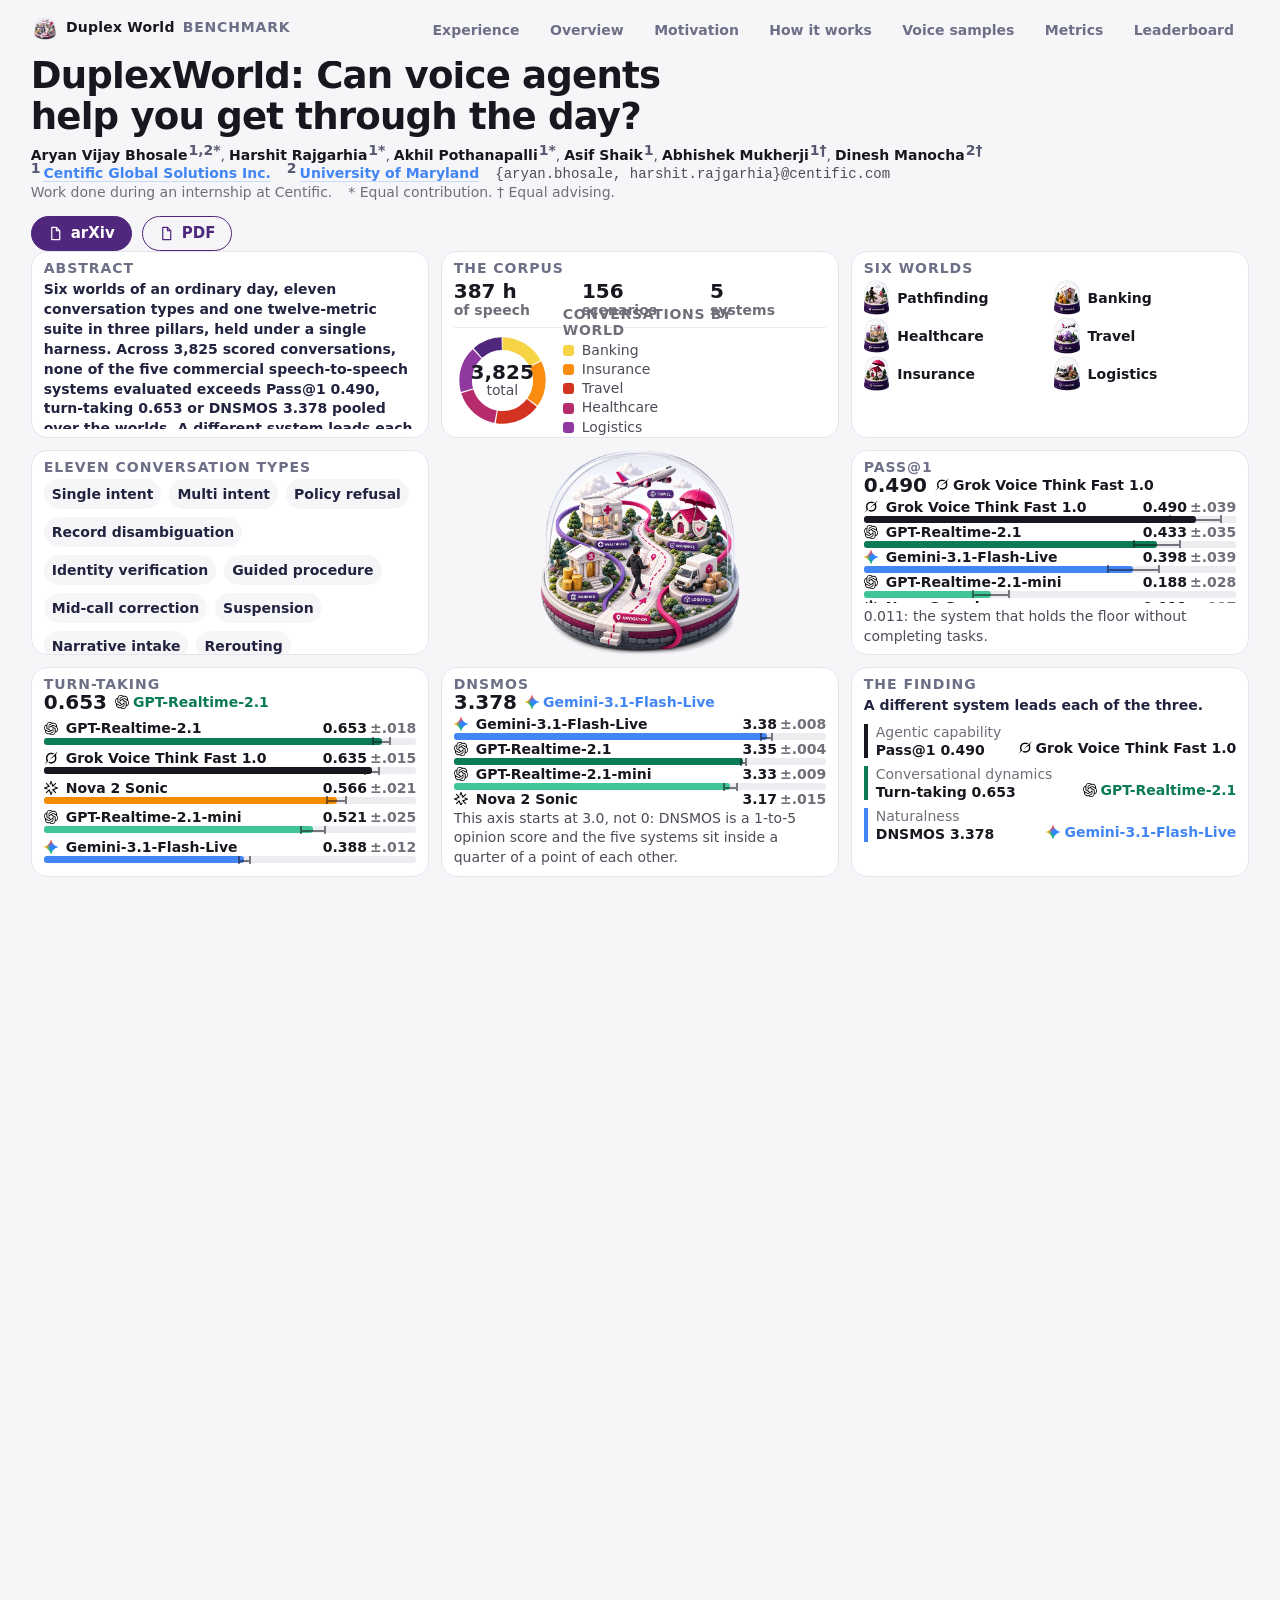
<file: overview.html>
<!doctype html>
<html lang="en" data-theme="light">
<head>
<meta charset="utf-8">
<meta name="viewport" content="width=device-width,initial-scale=1,viewport-fit=cover">
<title>Overview - DuplexWorld</title>
<meta name="description" content="DuplexWorld at a glance: the corpus, the six worlds, the eleven conversation types and the headline result on each of the three pillars.">
<!-- Inline so the browser never fires its automatic /favicon.ico request, which is a
     404 on a static server and the only broken asset the page would otherwise have. -->
<!-- The mark itself, cut from the same render the page opens on. The old inline SVG was
     a ring and a bar in the retired palette: a placeholder that read as an unfinished
     project in the one place every reader sees before the page loads. -->
<link rel="icon" href="img/favicon.svg" type="image/svg+xml">
<link rel="icon" href="img/icon-32.png" sizes="32x32" type="image/png">
<link rel="apple-touch-icon" href="img/icon-180.png">
<link rel="manifest" href="site.webmanifest">
<meta name="theme-color" content="#17171f">
<!-- Without these a shared link previews as a blank rectangle. -->
<meta property="og:type" content="website">
<meta property="og:site_name" content="DuplexWorld">
<meta property="og:title" content="DuplexWorld: Can voice agents help you get through the day?">
<meta property="og:description" content="Six worlds of an ordinary day, eleven conversation types and one twelve-metric suite in three pillars, across 3,825 scored conversations and 387 hours of speech.">
<meta property="og:image" content="img/og-card.png">
<meta property="og:image:width" content="1200">
<meta property="og:image:height" content="630">
<meta name="twitter:card" content="summary_large_image">
<meta name="twitter:title" content="DuplexWorld: Can voice agents help you get through the day?">
<meta name="twitter:description" content="Six worlds of an ordinary day, eleven conversation types and one twelve-metric suite in three pillars.">
<meta name="twitter:image" content="img/og-card.png">
<link rel="stylesheet" href="world.css">
<link rel="stylesheet" href="map.css">
<link rel="stylesheet" href="alt-split.css">
</head>
<body>

<!-- Tab lands here first. The page is a scroll flight, so a keyboard reader would
     otherwise cycle the header before reaching any content. -->
<a class="fw-skip" href="#world">Skip to the page</a>

<header class="topbar" data-nav-host>
  <a class="wordmark" href="index.html"><img class="wordmark-logo" src="img/mark-64.webp" width="22" height="22" fetchpriority="high" decoding="async" alt="">Duplex&nbsp;World <span class="sub">benchmark</span></a>
</header>

<main id="world"></main>

<!-- The walk renderer. Loaded before the flight so the map tiles can mount the moment their
     payloads land; if it is missing the flight still runs and the tiles stay as placeholders
     rather than throwing. -->
<script src="walkmap.js"></script>
<script>
window.__DW_ICONS = {
  openai: 'img/icons/openai.webp', gemini: 'img/icons/gemini.webp',
  grok: 'img/icons/grok.webp', nova: 'img/icons/nova.webp',
};
</script>
<script src="data.js"></script>
<script>window.__DW_AUTHORS = {"people": [{"name": "Aryan Vijay Bhosale", "sup": "1,2*"}, {"name": "Harshit Rajgarhia", "sup": "1*"}, {"name": "Akhil Pothanapalli", "sup": "1*"}, {"name": "Asif Shaik", "sup": "1"}, {"name": "Abhishek Mukherji", "sup": "1†"}, {"name": "Dinesh Manocha", "sup": "2†"}], "affiliations": [{"sup": "1", "name": "Centific Global Solutions Inc.", "href": "https://www.centific.com/research/applied-ai-research"}, {"sup": "2", "name": "University of Maryland", "href": "https://www.cs.umd.edu/"}], "email": "{aryan.bhosale, harshit.rajgarhia}@centific.com", "notes": ["Work done during an internship at Centific.", "* Equal contribution.  † Equal advising."]};
window.__DW_PAPER = [{"label": "arXiv", "href": "https://arxiv.org/abs/2608.10716", "kind": "arxiv"}, {"label": "PDF", "href": "https://arxiv.org/pdf/2608.10716", "kind": "pdf"}];</script>
<script src="flight.js"></script>
<script>
mountFlight(document.getElementById('world'), {
  shell: 'split',
  rail: false,
  hero: { src: 'img/hero.webp', w: 1222, h: 1254 },
  logo: { src: 'img/hero.webp' },
  maps: { base: './' },
  calls: { base: './' },
  hint: 'scroll',
  opening: {
    title: 'DuplexWorld: Can voice agents help you get through the day?',
    mark: 'img/hero.webp',
    markAlt: 'The DuplexWorld mark: the six worlds under one dome',
    cells: [
      { label: 'Abstract', wide: true, text:
        'Six worlds of an ordinary day, eleven conversation types and one twelve-metric '
        + 'suite in three pillars, held under a single harness. Across 3,825 scored '
        + 'conversations, none of the five commercial speech-to-speech systems evaluated '
        + 'exceeds Pass@1 0.490, turn-taking 0.653 or DNSMOS 3.378 pooled over the worlds. '
        + 'A different system leads each of the three.' },
      // Figure 2(a)'s third panel, lifted from the submission at print resolution rather
      // than redrawn: it is a density per world and the paper does not publish the
      // durations behind it, so drawing our own would be inventing the shape.
      // The submission's own Figure 1 panel, cropped from the arXiv page rather than
      // redrawn: it already carries the two totals as rings, so the stat rows that used to
      // sit above it were saying the same thing twice.
      // Conversations by world, as a ring. Six slices, five of them equal by design, so
      // there is one shape to read rather than eleven: the point is that the five
      // enterprise worlds are balanced and Pathfinding is two thirds their size.
      // Labelled directly on the arc, no legend, and the counts are stated.
      // Four figures and one shape. The labels are parallel so the row scans as a set
      // rather than as three sentences of different lengths.
      { label: 'The corpus', items: [
        ['387 h', 'of speech'], ['156', 'scenarios'], ['5', 'systems'],
      ], ring: {
        centre: '3,825', centreSub: 'total', keyHead: 'Conversations by world',
        slices: [
          ['Banking', 675], ['Insurance', 675], ['Travel', 675],
          ['Healthcare', 675], ['Logistics', 675], ['Pathfinding', 450],
        ] } },
      { label: 'Six worlds', worlds: [
        ['Pathfinding', 'img/pathfinding.webp'], ['Banking', 'img/banking.webp'],
        ['Healthcare', 'img/healthcare.webp'], ['Travel', 'img/travel.webp'],
        ['Insurance', 'img/insurance.webp'], ['Logistics', 'img/logistics.webp'],
      ] },
      { label: 'Eleven conversation types', chips: [
        'Single intent', 'Multi intent', 'Policy refusal', 'Record disambiguation',
        'Identity verification', 'Guided procedure', 'Mid-call correction',
        'Suspension', 'Narrative intake', 'Rerouting', 'All-day assistance',
      ] },
      { label: 'Pass@1', head: { v: '0.490', who: 'Grok Voice Think Fast 1.0' },
        plot: { accent: 'var(--pillar-agentic)', dp: 3, max: 0.55, rows: [
        ['Grok Voice Think Fast 1.0', 0.490, 0.039], ['GPT-Realtime-2.1', 0.433, 0.035],
        ['Gemini-3.1-Flash-Live', 0.398, 0.039], ['GPT-Realtime-2.1-mini', 0.188, 0.028],
        ['Nova 2 Sonic', 0.011, 0.007]],
        note: '0.011: the system that holds the floor without completing tasks.' } },
      { label: 'Turn-taking', head: { v: '0.653', who: 'GPT-Realtime-2.1' },
        plot: { accent: 'var(--pillar-dynamics)', dp: 3, max: 0.72, rows: [
        ['GPT-Realtime-2.1', 0.653, 0.018], ['Grok Voice Think Fast 1.0', 0.635, 0.015],
        ['Nova 2 Sonic', 0.566, 0.021], ['GPT-Realtime-2.1-mini', 0.521, 0.025],
        ['Gemini-3.1-Flash-Live', 0.388, 0.012]] } },
      { label: 'DNSMOS', head: { v: '3.378', who: 'Gemini-3.1-Flash-Live' },
        plot: { accent: 'var(--pillar-natural)', dp: 2,
          note: 'This axis starts at 3.0, not 0: DNSMOS is a 1-to-5 opinion score and the '
              + 'five systems sit inside a quarter of a point of each other.', base: 3.0, max: 3.45, rows: [
        ['Gemini-3.1-Flash-Live', 3.378, 0.008], ['GPT-Realtime-2.1', 3.350, 0.004],
        ['GPT-Realtime-2.1-mini', 3.334, 0.009], ['Nova 2 Sonic', 3.172, 0.015],
        ['Grok Voice Think Fast 1.0', 3.127, 0.007]] } },
      // The ninth cell. The grid was eight tiles in a nine-cell matrix, so the bottom
      // right corner was simply missing. It carries the sentence the three plots beside it
      // add up to - the paper's own thesis, already stated in the abstract tile - with the
      // system that holds each pillar. No new claim: the same three numbers, named.
      { label: 'The finding', text: 'A different system leads each of the three.',
        leads: [
          ['Agentic capability', 'Pass@1 0.490', 'Grok Voice Think Fast 1.0'],
          ['Conversational dynamics', 'Turn-taking 0.653', 'GPT-Realtime-2.1'],
          ['Naturalness', 'DNSMOS 3.378', 'Gemini-3.1-Flash-Live'],
        ] },
    ],
  },
  nav: [
    { label: 'Experience', href: 'index.html' },
    { label: 'Overview', href: 'index.html#overview' },
    { label: 'Motivation', href: 'motivation.html' },
    { label: 'How it works', href: 'setup.html' },
    { label: 'Voice samples', href: 'samples.html' },
    { label: 'Metrics', href: 'metrics.html' },
    { label: 'Leaderboard', href: 'leaderboard.html' },
  ],
  video: { src: 'flight.mp4', srcSmall: 'flight-small.mp4', poster: 'img/poster.webp',
    // One entry per section, in section order. A length mismatch is not a soft
    // failure: the config is rejected and the film is dropped for the page.
    stops: [103.50] },
  sections: [
    {
      id: 'out', label: 'Duplex World', stage: 'film', still: null, layout: 'hero',
      block: 'out',
      cam: { x: 0.500, y: 0.480, z: 1.02 }, scroll: 1.8, linger: 0.3,
      accent: 'var(--mag)',
    },
  ],
});
</script>
</body>
</html>
</file>
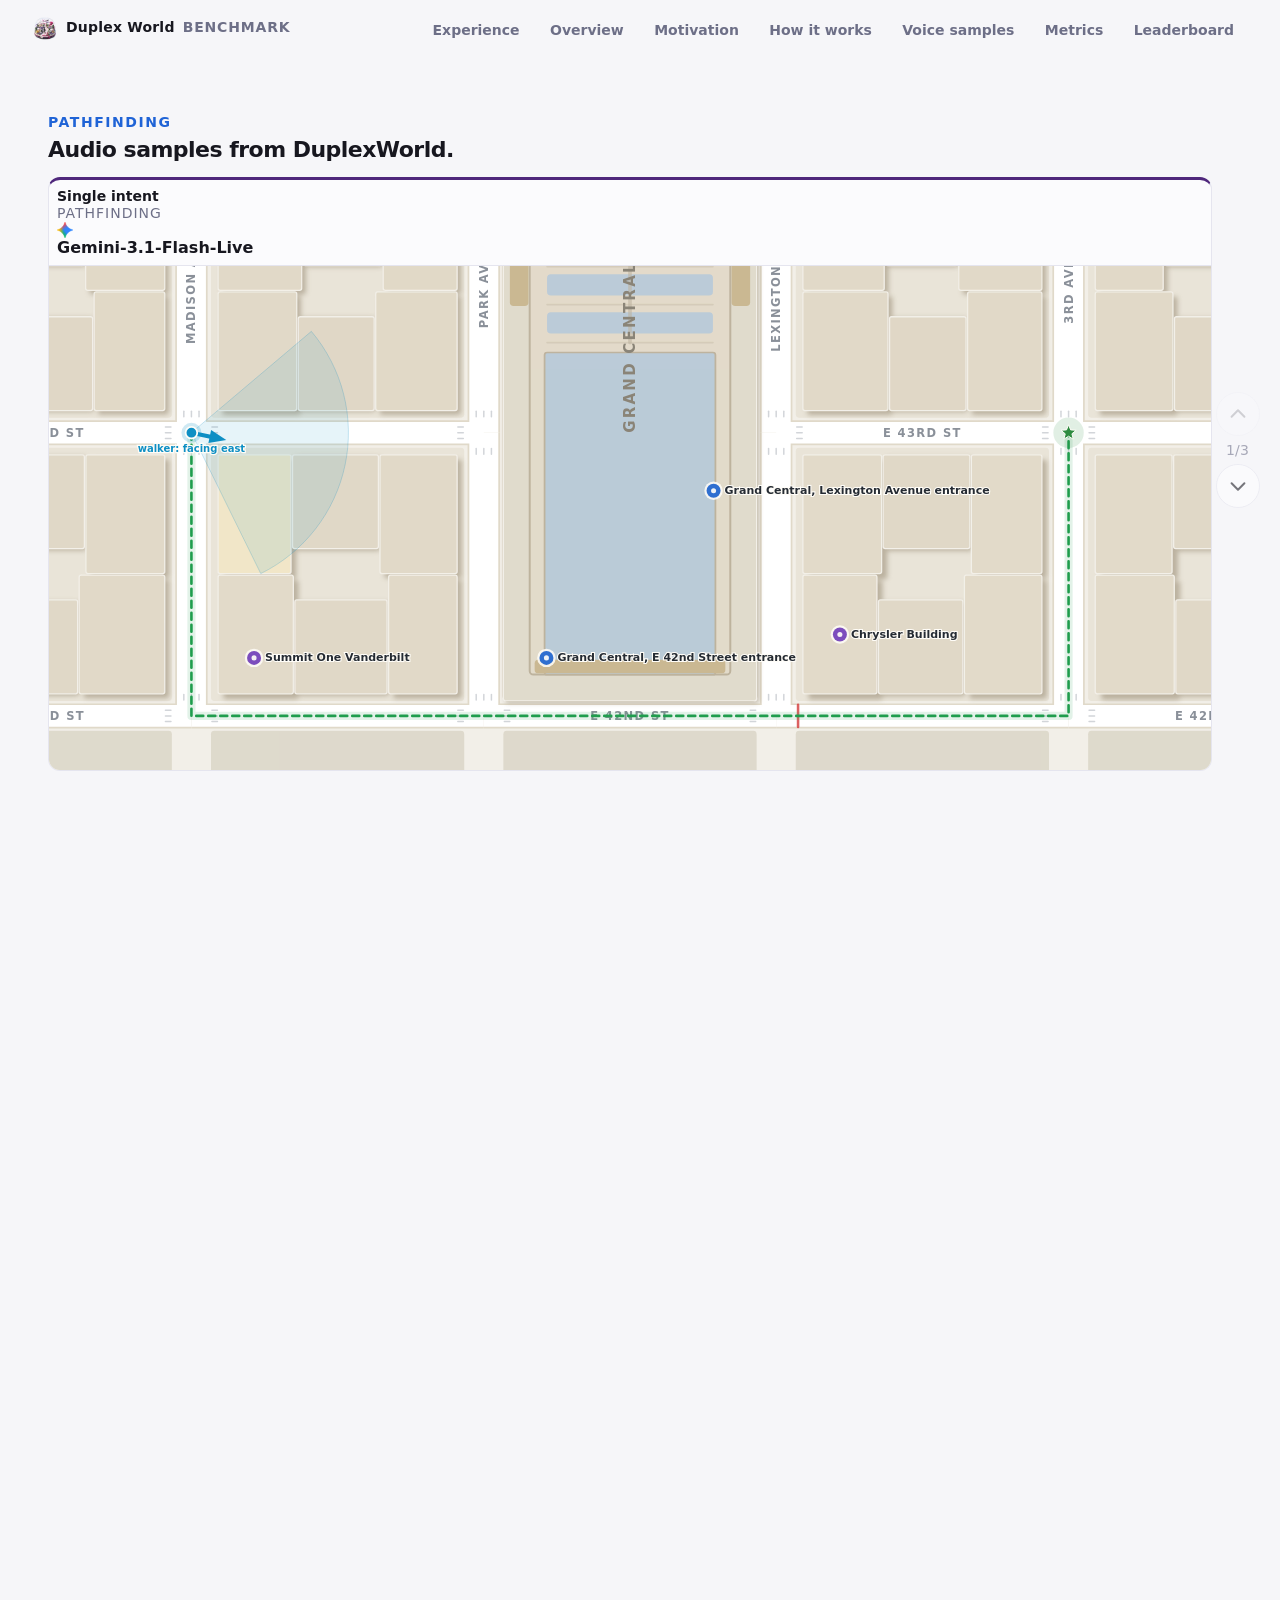
<file: samples.html>
<!doctype html>
<html lang="en" data-theme="light">
<head>
<meta charset="utf-8">
<meta name="viewport" content="width=device-width,initial-scale=1,viewport-fit=cover">
<title>Voice samples - DuplexWorld</title>
<meta name="description" content="Duplex World evaluates speech-to-speech voice agents across six worlds of an ordinary day and eleven conversation types, over 3,825 scored conversations and 387 hours of speech.">
<!-- Inline so the browser never fires its automatic /favicon.ico request, which is a
     404 on a static server and the only broken asset the page would otherwise have. -->
<!-- The mark itself, cut from the same render the page opens on. The old inline SVG was
     a ring and a bar in the retired palette: a placeholder that read as an unfinished
     project in the one place every reader sees before the page loads. -->
<link rel="icon" href="img/favicon.svg" type="image/svg+xml">
<link rel="icon" href="img/icon-32.png" sizes="32x32" type="image/png">
<link rel="apple-touch-icon" href="img/icon-180.png">
<link rel="manifest" href="site.webmanifest">
<meta name="theme-color" content="#17171f">
<!-- Without these a shared link previews as a blank rectangle. -->
<meta property="og:type" content="website">
<meta property="og:site_name" content="DuplexWorld">
<meta property="og:title" content="DuplexWorld: Can voice agents help you get through the day?">
<meta property="og:description" content="Six worlds of an ordinary day, eleven conversation types and one twelve-metric suite in three pillars, across 3,825 scored conversations and 387 hours of speech.">
<meta property="og:image" content="img/og-card.png">
<meta property="og:image:width" content="1200">
<meta property="og:image:height" content="630">
<meta name="twitter:card" content="summary_large_image">
<meta name="twitter:title" content="DuplexWorld: Can voice agents help you get through the day?">
<meta name="twitter:description" content="Six worlds of an ordinary day, eleven conversation types and one twelve-metric suite in three pillars.">
<meta name="twitter:image" content="img/og-card.png">
<link rel="stylesheet" href="world.css">
<link rel="stylesheet" href="map.css">
<link rel="stylesheet" href="alt-split.css">
</head>
<body>

<!-- Tab lands here first. The page is a scroll flight, so a keyboard reader would
     otherwise cycle the header before reaching any content. -->
<a class="fw-skip" href="#world">Skip to the page</a>

<header class="topbar" data-nav-host>
  <a class="wordmark" href="index.html"><img class="wordmark-logo" src="img/mark-64.webp" width="22" height="22" fetchpriority="high" decoding="async" alt="">Duplex&nbsp;World <span class="sub">benchmark</span></a>
</header>

<main id="world"></main>

<!-- The walk renderer. Loaded before the flight so the map tiles can mount the moment their
     payloads land; if it is missing the flight still runs and the tiles stay as placeholders
     rather than throwing. -->
<script src="walkmap.js"></script>
<script>
window.__DW_ICONS = {
  openai: 'img/icons/openai.webp', gemini: 'img/icons/gemini.webp',
  grok: 'img/icons/grok.webp', nova: 'img/icons/nova.webp',
};
</script>
<script src="data.js"></script>
<script>window.__DW_AUTHORS = {"people": [{"name": "Aryan Vijay Bhosale", "sup": "1,2*"}, {"name": "Harshit Rajgarhia", "sup": "1*"}, {"name": "Akhil Pothanapalli", "sup": "1*"}, {"name": "Asif Shaik", "sup": "1"}, {"name": "Abhishek Mukherji", "sup": "1†"}, {"name": "Dinesh Manocha", "sup": "2†"}], "affiliations": [{"sup": "1", "name": "Centific Global Solutions Inc.", "href": "https://www.centific.com/research/applied-ai-research"}, {"sup": "2", "name": "University of Maryland", "href": "https://www.cs.umd.edu/"}], "email": "{aryan.bhosale, harshit.rajgarhia}@centific.com", "notes": ["Work done during an internship at Centific.", "* Equal contribution.  † Equal advising."]};
window.__DW_PAPER = [{"label": "arXiv", "href": "https://arxiv.org/abs/2608.10716", "kind": "arxiv"}, {"label": "PDF", "href": "https://arxiv.org/pdf/2608.10716", "kind": "pdf"}];</script>
<script src="flight.js"></script>
<script>
mountFlight(document.getElementById('world'), {
  shell: 'split',
  // THE OPENING. Not a stop: a block in normal flow, one viewport tall, that scrolls up
  // and off with the reader. Three by three with the mark in the middle cell. Nothing in
  // it fades and nothing in it moves - it simply leaves, the way the first screen of a
  // page should. Cells are given in reading order and the mark is inserted at index 4.


  // The dots go: a column of unlabelled marks is a slide-deck affordance, and this is a
  // page that is read by scrolling.
  rail: false,
  // The bar across the top. Each entry names a real section and spans to `to`, so the one
  // that lights is whichever range the reader is actually inside.
  hero: { src: 'img/hero.webp', w: 1222, h: 1254 },
  logo: { src: 'img/hero.webp' },
  maps: { base: './' },
  calls: { base: './' },
  // Every world, always on screen, each pointing at its own results stop - which is also
  // the moment the film is inside that world, so clicking one is a real flight to it.
  hint: 'scroll',
  nav: [
    { label: 'Experience', href: 'index.html' },
    { label: 'Overview', href: 'index.html#overview' },
    { label: 'Motivation', href: 'motivation.html' },
    { label: 'How it works', href: 'setup.html' },
    { label: 'Voice samples', href: 'samples.html' },
    { label: 'Metrics', href: 'metrics.html' },
    { label: 'Leaderboard', href: 'leaderboard.html' },
  ],
  // NO FILM ON THIS PAGE. It is one full-width band now, and a band stands the stage down -
  // the video box is 0x0 under [data-block="band"] - so the film was 39 MB fetched to be
  // painted nowhere. It also cannot be configured any more: the chain needs at least two
  // filmed sections to interpolate a camera between, and this page has one section.
  sections: [
    {
      id: 'runs', label: 'Voice samples', block: 'band', stage: 'art', still: null,
      // A clip, not a still: the walker turns from pointing at the tiles round to the
      // viewer, headphones on. Same globe, same render, so the stage keeps moving here
      // rather than freezing for one stop. Silent and looping.
      art: 'img/audio-turn.mp4',
      cam: { x: 0.500, y: 0.470, z: 1.00 }, scroll: 3.0, linger: 0.4,
      accent: 'var(--viod)',
      // ONE WORD. The eyebrow is a LABEL - it says which of three groups the reader is
      // looking at - and all three were sentences competing with the heading under them.
      // The page's own h1 is the title below, which is where the sentence belongs.
      eyebrow: 'Pathfinding',
      title: 'Audio samples from DuplexWorld.',
      // Three walks, one at a time. The first has the whole width to itself, the second
      // splits it, the third splits it again - so each recording is the subject when it
      // arrives instead of one cell in a contact sheet.
      steps: 3,
      runs: [
        // Pathfinding, the solved half. Pressing play on one of these does not just start
        // audio: the walk renderer switches to the REAL call clock and opens its two-lane
        // speech activity timeline - who held the channel, where the two talked over each
        // other, every tool call and every audio effect the harness applied. That is the
        // thing this benchmark exists to measure, so it is what the play button shows.
        // `model` is the system that actually produced each recording, read off the
        // payload's own meta.agent, and verify_paper.py asserts each one back against it.
        { map: 'clean', outcome: 'ok', type: 'Single intent', world: 'Pathfinding',
          model: 'Gemini-3.1-Flash-Live', voice: 'voice_clean.json' },
        { map: 'blocked_ok', outcome: 'ok', type: 'Rerouting', world: 'Pathfinding',
          model: 'Gemini-3.1-Flash-Live', voice: 'voice_blocked_ok.json' },
        { map: 'errand_ok', outcome: 'ok', type: 'All-day assistance', world: 'Pathfinding',
          model: 'GPT-Realtime-2.1', voice: 'voice_errand_ok.json' },
      ],
    },
    {
      // The three enterprise recordings, revealed the same way. Their own stop rather than
      // more tiles under the walks: a walk and a phone call are read differently, and a
      // grid that mixes them asks the reader to switch between the two mid-row.
      id: 'calls', label: 'Enterprise calls', block: 'band', stage: 'art', still: null,
      art: 'img/audio-turn.mp4',
      cam: { x: 0.500, y: 0.470, z: 1.00 }, scroll: 3.0, linger: 0.4, steps: 3,
      accent: 'var(--pillar-agentic)',
      eyebrow: 'Enterprise',
      runs: [
        // Turns 19-23: the charge surfaces inside the digression and the agent has to act
        // on it without over-reacting before the caller says it is not theirs.
        { call: 'bank_narr_ok', from: 19, to: 23, outcome: 'ok',
          type: 'Narrative intake', world: 'Banking', model: 'GPT-Realtime-2.1-mini',
          audio: 'audio/bank_narr_ok.opus' },
        // Turns 8-14: the code never arrives, the caller offers to read one down the line,
        // the agent refuses and steps up through the authenticator already on the account.
        { call: 'bank_ident_ok', from: 8, to: 14, outcome: 'ok',
          type: 'Identity verification', world: 'Travel', model: 'Gemini-3.1-Flash-Live',
          audio: 'audio/bank_ident_ok.opus' },
        // Turns 17-21: she leaves mid-call and the agent has to hold every confirmed fact
        // across the gap, then read the code back before writing it.
        { call: 'bank_susp_ok', from: 17, to: 21, outcome: 'ok',
          type: 'Suspension', world: 'Travel', model: 'GPT-Realtime-2.1',
          audio: 'audio/bank_susp_ok.opus' },
      ],
    },
    {
      // The pairs. Two columns, a pass and the failure of the same shape beside it.
      id: 'pairs', label: 'Pass and fail', block: 'band', stage: 'art', still: null,
      art: 'img/audio-turn.mp4',
      cam: { x: 0.500, y: 0.470, z: 1.00 }, scroll: 5.0, linger: 0.4,
      accent: 'var(--pillar-agentic)',
      eyebrow: 'Pairs',
      title: 'Nine conversation types, each one passed and failed.',
      foot: 'Best experienced with headphones.',
      cardsLede: 'One passing and one failing call for every enterprise conversation '
               + 'type. Eight of the nine pairs hold the system fixed, so what separates '
               + 'the two tiles is the run and not the vendor. Open a tile for the whole '
               + 'call: its two-lane speech activity timeline, every tool call, every '
               + 'audio effect the harness applied, and the full transcript.',
      cardsFoot: 'Nine here, eleven in the corpus: rerouting and all-day assistance arise '
               + 'only in Pathfinding, and both are on the first slide.',
      next: { kicker: 'Next', label: 'How this was scored', href: 'metrics.html' },
      tapes: [
        { key: 'si_ok', type: 'Single intent', verdict: 'ok',
          world: 'Banking', model: 'Gemini-3.1-Flash-Live',
          line: 'One request, carried to the end: verified, actioned, confirmed back.' },
        { key: 'si_bad', type: 'Single intent', verdict: 'bad',
          world: 'Banking', model: 'Nova 2 Sonic',
          line: 'The same request. The call is over in a minute and nothing was done.' },
        { key: 'mi_ok', type: 'Multi intent', verdict: 'ok',
          world: 'Travel', model: 'Gemini-3.1-Flash-Live',
          line: 'Three things asked for at once, and all three finished.' },
        { key: 'mi_bad', type: 'Multi intent', verdict: 'bad',
          world: 'Travel', model: 'Gemini-3.1-Flash-Live',
          line: 'The same three. The last one is dropped and never comes back.' },
        { key: 'pr_ok', type: 'Policy refusal', verdict: 'ok',
          world: 'Travel', model: 'GPT-Realtime-2.1',
          line: 'Asked for something it may not do, it declines and says what it can do.' },
        { key: 'pr_bad', type: 'Policy refusal', verdict: 'bad',
          world: 'Travel', model: 'GPT-Realtime-2.1',
          line: 'The same request. This time the agent ends the call itself.' },
        { key: 'rd_ok', type: 'Record disambiguation', verdict: 'ok',
          world: 'Travel', model: 'GPT-Realtime-2.1',
          line: 'Two records match what the caller said. The agent settles which one.' },
        { key: 'rd_bad', type: 'Record disambiguation', verdict: 'bad',
          world: 'Travel', model: 'GPT-Realtime-2.1',
          line: 'The same two records. It picks one and never asks.' },
        { key: 'iv_ok', type: 'Identity verification', verdict: 'ok',
          world: 'Travel', model: 'Gemini-3.1-Flash-Live',
          line: 'Authority established before anything is touched, in the right order.' },
        { key: 'iv_bad', type: 'Identity verification', verdict: 'bad',
          world: 'Travel', model: 'Gemini-3.1-Flash-Live',
          line: 'Same model, same caller. The check does not land where it has to.' },
        { key: 'gp_ok', type: 'Guided procedure', verdict: 'ok',
          world: 'Travel', model: 'Gemini-3.1-Flash-Live',
          line: 'A procedure the caller performs, one step at a time, over the phone.' },
        { key: 'gp_bad', type: 'Guided procedure', verdict: 'bad',
          world: 'Travel', model: 'Gemini-3.1-Flash-Live',
          line: 'The same steps. The caller is left holding a step that never completes.' },
        { key: 'mc_ok', type: 'Mid-call correction', verdict: 'ok',
          world: 'Travel', model: 'GPT-Realtime-2.1',
          line: 'The caller changes a detail already acted on. The change propagates.' },
        { key: 'mc_bad', type: 'Mid-call correction', verdict: 'bad',
          world: 'Travel', model: 'GPT-Realtime-2.1',
          line: 'The same correction, acknowledged out loud and not carried through.' },
        { key: 'su_ok', type: 'Suspension', verdict: 'ok',
          world: 'Banking', model: 'GPT-Realtime-2.1-mini',
          line: 'The caller breaks off mid-task and comes back. The thread survives the gap.' },
        { key: 'su_bad', type: 'Suspension', verdict: 'bad',
          world: 'Banking', model: 'GPT-Realtime-2.1-mini',
          line: 'The same break. What was already established has to be established again.' },
        { key: 'ni_ok', type: 'Narrative intake', verdict: 'ok',
          world: 'Banking', model: 'GPT-Realtime-2.1-mini',
          line: 'A long, unstructured account, reduced to the fields the case needs.' },
        { key: 'ni_bad', type: 'Narrative intake', verdict: 'bad',
          world: 'Banking', model: 'GPT-Realtime-2.1-mini',
          line: 'Same model, same task. Twenty minutes in, still collecting, and the clock ends it.' },
      ],
    },
  ],
});
</script>
</body>
</html>
</file>
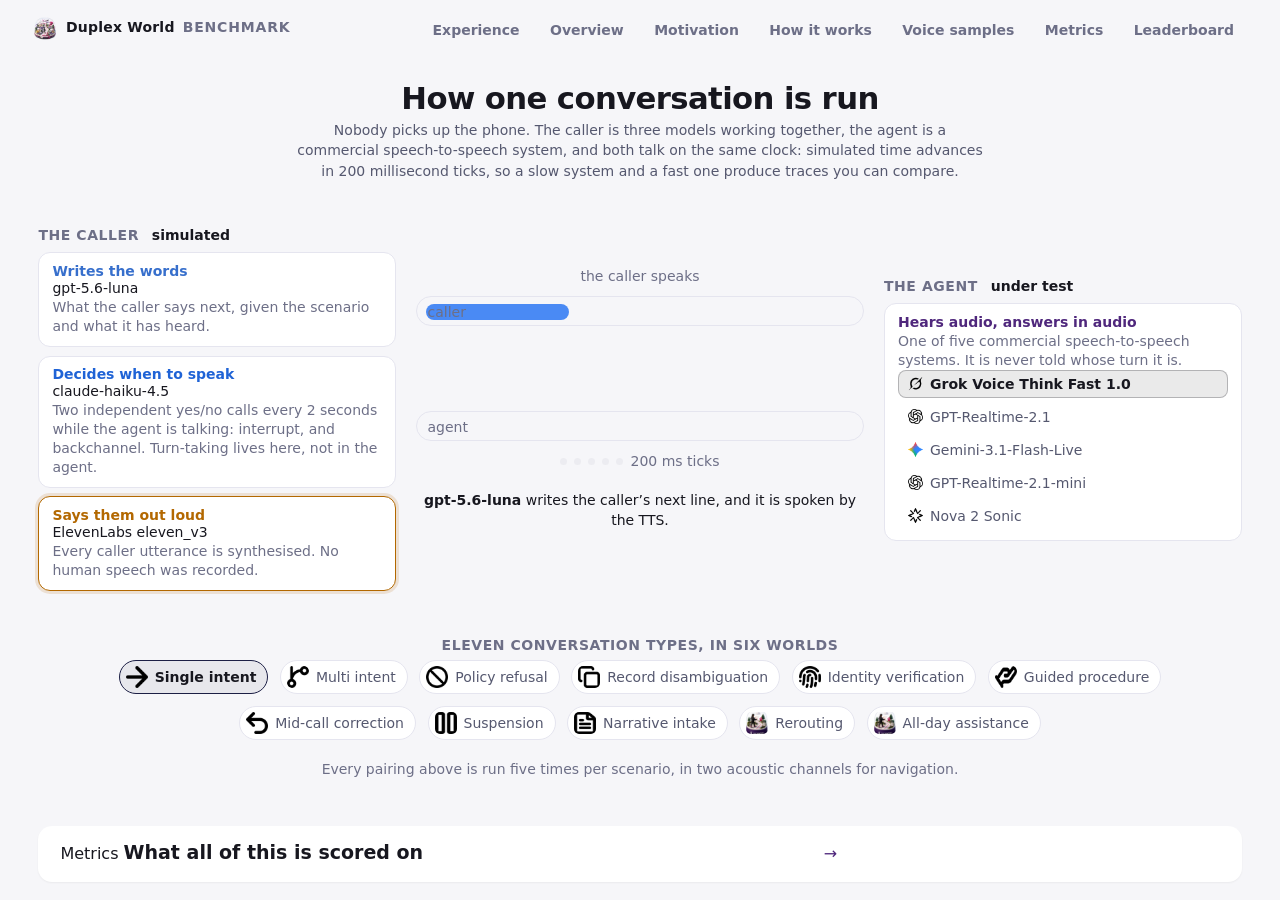
<file: system.html>
<!doctype html>
<html lang="en" data-theme="light">
<head>
<meta charset="utf-8">
<meta name="viewport" content="width=device-width,initial-scale=1,viewport-fit=cover">
<title>How a call is run - DuplexWorld</title>
<meta name="description" content="What actually happens in one DuplexWorld conversation: a simulated caller made of three models talking to a speech-to-speech agent, on a 200 millisecond clock.">
<link rel="icon" href="img/favicon.svg" type="image/svg+xml">
<link rel="icon" href="img/icon-32.png" sizes="32x32" type="image/png">
<link rel="apple-touch-icon" href="img/icon-180.png">
<link rel="manifest" href="site.webmanifest">
<meta name="theme-color" content="#17171f">
<meta property="og:type" content="website">
<meta property="og:site_name" content="DuplexWorld">
<meta property="og:title" content="How a call is run - DuplexWorld">
<meta property="og:description" content="A simulated caller made of three models, talking to a speech-to-speech agent, on a 200 millisecond clock.">
<meta property="og:image" content="img/og-card.png">
<meta name="twitter:card" content="summary_large_image">
<meta name="twitter:image" content="img/og-card.png">
<link rel="stylesheet" href="world.css">
<link rel="stylesheet" href="alt-split.css">
<style>
/* THIS PAGE ONLY.
   =====================================================================================
   One screen, no scroll, one loop. It exists because everything else on this site shows
   RESULTS, and a reader who has not read the paper has no idea what produced them - what
   "a conversation" even is here, or who is on the other end of it.

   Its own stylesheet rather than 200 lines in the shared one: nothing here is reused
   anywhere, and a diagram that is the whole page is easier to keep honest when its rules
   sit beside it. Colours and type come from the shared tokens, so it cannot drift from the
   rest of the site. */
html, body { height: 100%; }
body.fw-sys {
  margin: 0; background: var(--bg-base); color: var(--ink);
  /* No scroll, as asked. Content is sized to fit; below the breakpoint it is allowed to
     scroll rather than be cut, because a phone cannot hold this at any type size that is
     still readable. */
  overflow: hidden;
}
.sys-wrap {
  height: 100dvh; display: grid;
  /* The stage takes the slack. Everything else is sized by its content, so on a tall
     screen the diagram grows rather than floating in the middle of an empty page. */
  grid-template-rows: auto minmax(0, 1fr) auto;
  align-content: stretch;
  gap: clamp(10px, 2.4vh, 32px);
  padding: calc(var(--topbar-h, 64px) + clamp(8px, 2vh, 22px)) clamp(16px, 3vw, 40px)
           clamp(12px, 2vh, 24px);
  box-sizing: border-box;
}
.sys-head { text-align: center; }
.sys-h {
  margin: 0; font-size: clamp(21px, 2.4vw, 33px); font-weight: 780;
  letter-spacing: -0.02em; line-height: 1.08; color: var(--ink);
}
.sys-sub {
  margin: 5px auto 0; max-width: 78ch; color: var(--soft);
  font-size: clamp(14px, 1.05vw, 17px); line-height: 1.45;
}

/* ---- the loop: caller on the left, agent on the right, the channel between them */
.sys-stage {
  align-self: center;
  display: grid; grid-template-columns: 1fr minmax(220px, 1.25fr) 1fr;
  align-items: center; gap: clamp(10px, 1.6vw, 26px); min-height: 0;
}
.sys-side {
  display: flex; flex-direction: column; gap: clamp(6px, 1vh, 12px); min-width: 0;
}
.sys-side-h {
  display: flex; align-items: center; gap: 8px;
  font-size: 14px; font-weight: 700; letter-spacing: .04em; text-transform: uppercase;
  color: var(--grey);
}
.sys-side-h b { font-weight: 700; color: var(--ink); text-transform: none; letter-spacing: 0; }
.sys-box {
  border: 1px solid var(--line); border-radius: 12px; background: var(--paper);
  padding: clamp(7px, 1.1vh, 12px) 13px; position: relative;
  transition: border-color .18s ease, box-shadow .18s ease, transform .18s ease;
}
.sys-box.is-live {
  border-color: var(--role); box-shadow: 0 0 0 3px color-mix(in srgb, var(--role) 15%, transparent);
  transform: translateY(-1px);
}
.sys-role {
  font-size: 14px; font-weight: 700; color: var(--role, var(--ink)); margin-bottom: 1px;
}
.sys-model {
  font-size: 14px; color: var(--ink); font-variant-numeric: tabular-nums;
  display: flex; align-items: center; gap: 6px;
}
.sys-model img { width: 15px; height: 15px; border-radius: 3px; }
.sys-note { font-size: 14px; color: var(--grey); line-height: 1.35; margin-top: 2px; }

/* the five systems under test, one of which is lit at a time */
.sys-agents { display: flex; flex-direction: column; gap: 5px; }
.sys-agent {
  display: flex; align-items: center; gap: 7px;
  font-size: 14px; padding: 5px 9px; border-radius: 8px;
  border: 1px solid transparent; color: var(--soft);
  transition: background .2s ease, color .2s ease, border-color .2s ease;
}
.sys-agent img { width: 15px; height: 15px; border-radius: 3px; flex: none; }
.sys-agent.is-live {
  color: var(--ink); font-weight: 640;
  background: color-mix(in srgb, var(--sys-t, var(--ink)) 9%, transparent);
  border-color: color-mix(in srgb, var(--sys-t, var(--ink)) 26%, transparent);
}

/* ---- the channel */
.sys-chan { display: flex; flex-direction: column; gap: 8px; min-width: 0; }
.sys-chan-l {
  text-align: center; font-size: 14px; color: var(--grey);
  font-variant-numeric: tabular-nums;
}
.sys-wire { position: relative; height: clamp(96px, 17vh, 168px); }
.sys-lane {
  position: absolute; left: 0; right: 0; height: 30px;
  border-radius: 999px; background: var(--bg-base);
  border: 1px solid var(--line); overflow: hidden;
}
.sys-lane.is-user { top: 4px; }
.sys-lane.is-agent { bottom: 4px; }
.sys-lane-n {
  position: absolute; left: 10px; top: 0; line-height: 30px;
  font-size: 14px; color: var(--grey); z-index: 2; pointer-events: none;
}
/* One packet of speech, crossing the channel. The direction is the point: the caller's
   words are synthesised and sent, and the agent answers in audio, both at once when they
   overlap - which is what "full duplex" means and what a turn diagram cannot show. */
.sys-pkt {
  position: absolute; top: 7px; height: 16px; border-radius: 999px;
  background: var(--pkt); opacity: .95;
}
.sys-lane.is-user .sys-pkt { background: var(--pillar-dynamics); }
.sys-lane.is-agent .sys-pkt { background: var(--pillar-agentic); }
.sys-tick {
  display: flex; align-items: center; justify-content: center; gap: 7px;
  font-size: 14px; color: var(--grey);
}
.sys-tick i {
  width: 7px; height: 7px; border-radius: 50%; background: var(--grid);
  display: inline-block;
}
.sys-tick i.is-on { background: var(--ink2); }
.sys-say {
  min-height: 3.2em; text-align: center; font-size: clamp(14px, 1.05vw, 17px);
  line-height: 1.4; color: var(--ink); padding: 0 6px;
}
.sys-say b { color: var(--role, var(--ink)); }

/* ---- the strip of conversation types */
.sys-strip { display: flex; flex-direction: column; gap: 7px; }
.sys-strip-h {
  font-size: 14px; font-weight: 700; letter-spacing: .04em; text-transform: uppercase;
  color: var(--grey); text-align: center;
}
.sys-types {
  display: flex; align-items: center; justify-content: center;
  gap: clamp(5px, 0.9vw, 12px); flex-wrap: wrap;
}
.sys-type {
  display: flex; align-items: center; gap: 7px;
  padding: 5px 11px 5px 6px; border-radius: 999px;
  border: 1px solid var(--line); background: var(--paper);
  font-size: 14px; color: var(--soft);
  transition: background .25s ease, color .25s ease, border-color .25s ease;
}
.sys-type img {
  width: 22px; height: 22px; border-radius: 5px; object-fit: cover; flex: none;
}
.sys-type.is-live {
  color: var(--ink); font-weight: 640;
  border-color: var(--ink2); background: color-mix(in srgb, var(--ink2) 7%, transparent);
}
.sys-foot {
  text-align: center; font-size: 14px; color: var(--grey);
}
.sys-foot a { color: var(--viod); }

@media (max-width: 980px) {
  body.fw-sys { overflow: auto; }
  .sys-wrap { height: auto; min-height: 100dvh; }
  .sys-stage { grid-template-columns: 1fr; }
  .sys-wire { height: 96px; }
}
@media (prefers-reduced-motion: reduce) {
  /* The loop is the content, so it is not removed - it is stepped instead of swept, and
     nothing eases. A reader who cannot take motion still gets every state. */
  .sys-box, .sys-agent, .sys-type { transition: none; }
  .sys-pkt { transition: none; }
}
</style>
</head>
<body class="fw-sys">

<a class="fw-skip" href="#sys">Skip to the diagram</a>

<!-- The header is hand-written here because this page does not mount a flight, and the
     flight is what builds the bar everywhere else. That is exactly why it went stale: it
     was a COPY, so it kept a seven-item nav from an earlier structure while the real one
     moved on. It listed types.html, which is not in make_site.py's PAGES and therefore
     404s on the live site; it omitted Setup entirely; and it pinned `is-scrolled`, which
     is a scroll STATE, so this page alone rendered its bar in the scrolled style from the
     first frame. Kept in sync with the `nav:` array the six flight pages pass. -->
<header class="topbar" data-nav-host>
  <a class="wordmark" href="index.html"><img class="wordmark-logo" src="img/mark-64.webp" width="22" height="22" fetchpriority="high" decoding="async" alt="">Duplex&nbsp;World <span class="sub">benchmark</span></a>
<nav class="fw-nav" aria-label="Sections">
  <a class="fw-nav-item" href="index.html">Experience</a>
  <a class="fw-nav-item" href="index.html#overview">Overview</a>
  <a class="fw-nav-item" href="motivation.html">Motivation</a>
  <a class="fw-nav-item" href="setup.html">How it works</a>
  <a class="fw-nav-item" href="samples.html">Voice samples</a>
  <a class="fw-nav-item" href="metrics.html">Metrics</a>
  <a class="fw-nav-item" href="leaderboard.html">Leaderboard</a>
</nav>
</header>

<main id="sys" class="sys-wrap">
  <div class="sys-head">
    <h1 class="sys-h">How one conversation is run</h1>
    <p class="sys-sub">
      Nobody picks up the phone. The caller is three models working together, the agent is a
      commercial speech-to-speech system, and both talk on the same clock: simulated time
      advances in 200 millisecond ticks, so a slow system and a fast one produce traces you
      can compare.
    </p>
  </div>

  <div class="sys-stage">
    <section class="sys-side" id="sysUser">
      <div class="sys-side-h">The caller <b>&nbsp;simulated</b></div>
    </section>

    <section class="sys-chan">
      <div class="sys-chan-l" id="sysPhase">the caller speaks</div>
      <div class="sys-wire">
        <div class="sys-lane is-user"><span class="sys-lane-n">caller</span><i class="sys-pkt" id="pktU"></i></div>
        <div class="sys-lane is-agent"><span class="sys-lane-n">agent</span><i class="sys-pkt" id="pktA"></i></div>
      </div>
      <div class="sys-tick" id="sysTick"></div>
      <p class="sys-say" id="sysSay"></p>
    </section>

    <section class="sys-side" id="sysAgent">
      <div class="sys-side-h">The agent <b>&nbsp;under test</b></div>
    </section>
  </div>

  <div class="sys-strip">
    <div class="sys-strip-h">Eleven conversation types, in six worlds</div>
    <div class="sys-types" id="sysTypes"></div>
    <p class="sys-foot">
      Every pairing above is run five times per scenario, in two acoustic channels for
      navigation.
    </p>
    <a class="fw-next" href="metrics.html">
      <span class="fw-next-t">
        <span class="fw-next-note">Metrics</span>
        <strong class="fw-next-l">What all of this is scored on</strong>
      </span>
      <span class="fw-next-a" aria-hidden="true">&#8594;</span>
    </a>
  </div>
</main>

<script src="data.js"></script>
<script>
/* THE LOOP.
   =====================================================================================
   A scripted timeline rather than CSS keyframes, because the point of the diagram is the
   ORDER things happen in, and the order has a shape that keyframes cannot express: while
   the agent is speaking, the decision model is being asked "interrupt?" and "backchannel?"
   every two seconds, and those two questions are what make the caller able to cut in. A
   loop of pure animation would show two boxes trading turns, which is exactly the wrong
   picture - it is the thing the harness is built to avoid.

   Every model name and every number here is Table 6 of the paper and Section 4.2. */
(function () {
  "use strict";
  var ICONS = { openai: 'img/icons/openai.webp', gemini: 'img/icons/gemini.webp',
                grok: 'img/icons/grok.webp', nova: 'img/icons/nova.webp' };
  var el = function (t, c) { var n = document.createElement(t); if (c) n.className = c; return n; };
  var reduce = window.matchMedia('(prefers-reduced-motion: reduce)').matches;

  // ---- the caller: three models, each with one job
  var USER = [
    { id: 'sim',  role: 'Writes the words', model: 'gpt-5.6-luna',
      note: 'What the caller says next, given the scenario and what it has heard.',
      colour: 'var(--pillar-dynamics-t)' },
    { id: 'dec',  role: 'Decides when to speak', model: 'claude-haiku-4.5',
      note: 'Two independent yes/no calls every 2 seconds while the agent is talking: '
          + 'interrupt, and backchannel. Turn-taking lives here, not in the agent.',
      colour: 'var(--mk-self)' },
    { id: 'tts',  role: 'Says them out loud', model: 'ElevenLabs eleven_v3',
      note: 'Every caller utterance is synthesised. No human speech was recorded.',
      colour: 'var(--ambd)' },
  ];
  var SYSTEMS = [
    { name: 'Grok Voice Think Fast 1.0', vendor: 'grok' },
    { name: 'GPT-Realtime-2.1', vendor: 'openai' },
    { name: 'Gemini-3.1-Flash-Live', vendor: 'gemini' },
    { name: 'GPT-Realtime-2.1-mini', vendor: 'openai' },
    { name: 'Nova 2 Sonic', vendor: 'nova' },
  ];
  var SYSCOL = { grok: '#17171f', openai: 'var(--sys-gpt)',
                 gemini: 'var(--sys-gemini-t)', nova: 'var(--sys-nova-t)' };

  var uHost = document.getElementById('sysUser');
  var boxes = {};
  USER.forEach(function (u) {
    var b = el('div', 'sys-box');
    b.style.setProperty('--role', u.colour);
    var r = el('div', 'sys-role'); r.textContent = u.role;
    var m = el('div', 'sys-model'); m.textContent = u.model;
    var n = el('div', 'sys-note'); n.textContent = u.note;
    b.append(r, m, n);
    uHost.appendChild(b);
    boxes[u.id] = b;
  });

  var aHost = document.getElementById('sysAgent');
  var aBox = el('div', 'sys-box');
  aBox.style.setProperty('--role', 'var(--pillar-agentic)');
  var aRole = el('div', 'sys-role'); aRole.textContent = 'Hears audio, answers in audio';
  var aNote = el('div', 'sys-note');
  aNote.textContent = 'One of five commercial speech-to-speech systems. It is never told '
    + 'whose turn it is.';
  var aList = el('div', 'sys-agents');
  var aEls = SYSTEMS.map(function (s) {
    var row = el('div', 'sys-agent');
    row.style.setProperty('--sys-t', SYSCOL[s.vendor] || 'var(--ink)');
    var im = document.createElement('img');
    im.src = ICONS[s.vendor]; im.alt = '';
    var nm = el('span', ''); nm.textContent = s.name;
    row.append(im, nm);
    aList.appendChild(row);
    return row;
  });
  aBox.append(aRole, aNote, aList);
  aHost.appendChild(aBox);

  // ---- the tick clock. Five dots is one second of simulated time at 200 ms a tick.
  var tickHost = document.getElementById('sysTick');
  var tickLabel = el('span', ''); tickLabel.textContent = '200 ms ticks';
  var dots = [];
  for (var i = 0; i < 5; i++) { var dd = el('i', ''); dots.push(dd); tickHost.appendChild(dd); }
  tickHost.appendChild(tickLabel);

  // ---- the strip. The map first, because navigation is the world that is not a call
  // centre, then the nine shapes every enterprise world shares.
  /* All ELEVEN, because that is what the heading says. Nine are shared by the five
     enterprise worlds; the last two exist only in navigation, where the user cannot see
     the map, so they carry the map rather than a type icon. Listing ten under a heading
     that says eleven is the kind of small lie a diagram should never tell. */
  var TYPES = (window.TYPES9 || []).map(function (t) { return { name: t.name, img: t.icon }; })
    .concat([{ name: 'Rerouting', img: 'img/pathfinding.webp' },
             { name: 'All-day assistance', img: 'img/pathfinding.webp' }]);
  var tHost = document.getElementById('sysTypes');
  var tEls = TYPES.map(function (t) {
    var c = el('div', 'sys-type');
    var im = document.createElement('img');
    im.src = t.img; im.alt = ''; im.loading = 'lazy';
    var nm = el('span', ''); nm.textContent = t.name;
    c.append(im, nm);
    tHost.appendChild(c);
    return c;
  });

  var phase = document.getElementById('sysPhase');
  var say = document.getElementById('sysSay');
  var pktU = document.getElementById('pktU');
  var pktA = document.getElementById('pktA');

  function pkt(node, from, to) {
    node.style.left = from + '%';
    node.style.width = Math.max(0, to - from) + '%';
  }
  function live(id) {
    Object.keys(boxes).forEach(function (k) { boxes[k].classList.toggle('is-live', k === id); });
  }

  /* One turn of the loop, written as a script because that is what it is. Times are in
     milliseconds of wall clock; the LABELS are simulated seconds, which is the thing the
     diagram is teaching. */
  var STEPS = [
    { t: 0,    phase: 'the caller speaks',
      say: '<b>gpt-5.6-luna</b> writes the caller’s next line, and it is spoken by the TTS.',
      box: 'sim', u: [0, 0], a: [0, 0] },
    { t: 700,  box: 'tts', u: [2, 34] },
    { t: 1500, phase: 'the agent answers',
      say: 'The agent hears audio, not text. It decides what to do and answers in audio.',
      box: null, agent: true, u: [2, 34], a: [40, 78] },
    { t: 2600, phase: 'should the caller cut in?',
      say: 'Every 2 seconds while the agent talks, <b>claude-haiku-4.5</b> is asked two '
         + 'separate yes/no questions: interrupt, and backchannel.',
      box: 'dec', agent: true, a: [40, 92] },
    { t: 3600, phase: 'both at once',
      say: 'It said yes. The caller starts before the agent has finished, and for a moment '
         + 'both are speaking - which is the thing this benchmark measures.',
      box: 'tts', agent: true, u: [62, 96], a: [40, 92] },
    { t: 4900, phase: 'scored, then run again',
      say: 'The whole exchange is scored on twelve metrics, and the same scenario is run '
         + 'five times against each of the five systems.',
      box: null, u: [0, 0], a: [0, 0], nextAgent: true },
  ];

  var step = 0, typeI = 0, agentI = 0, timer = null;

  function render(s) {
    if (s.phase) phase.textContent = s.phase;
    if (s.say) say.innerHTML = s.say;
    live(s.box);
    aBox.classList.toggle('is-live', !!s.agent);
    if (s.u) pkt(pktU, s.u[0], s.u[1]);
    if (s.a) pkt(pktA, s.a[0], s.a[1]);
    aEls.forEach(function (e, k) { e.classList.toggle('is-live', k === agentI); });
    tEls.forEach(function (e, k) { e.classList.toggle('is-live', k === typeI); });
  }

  function advance() {
    var s = STEPS[step];
    render(s);
    if (s.nextAgent) {
      // A new turn of the loop is a new pairing: the next system, and the next shape of
      // conversation. Over one full cycle the reader sees the whole grid the corpus is.
      agentI = (agentI + 1) % SYSTEMS.length;
      typeI = (typeI + 1) % TYPES.length;
    }
    var next = STEPS[(step + 1) % STEPS.length];
    var wait = next.t > s.t ? next.t - s.t : 1400;
    step = (step + 1) % STEPS.length;
    timer = window.setTimeout(advance, wait);
  }

  // The packets ease across the channel; under reduced motion they simply appear where
  // they belong, which keeps every state and removes the sweep.
  if (!reduce) {
    pktU.style.transition = 'left .5s cubic-bezier(.3,.7,.3,1), width .5s cubic-bezier(.3,.7,.3,1)';
    pktA.style.transition = 'left .5s cubic-bezier(.3,.7,.3,1), width .5s cubic-bezier(.3,.7,.3,1)';
  }
  // The tick dots run continuously underneath, because the clock does not stop for turns.
  var tk = 0;
  window.setInterval(function () {
    tk = (tk + 1) % (dots.length + 1);
    dots.forEach(function (d, k) { d.classList.toggle('is-on', k < tk); });
  }, 200);

  advance();

  // A tab nobody is looking at should not run a timeline. Cheap, and it keeps a laptop
  // from spending a battery on a diagram in a background tab.
  document.addEventListener('visibilitychange', function () {
    if (document.hidden) { window.clearTimeout(timer); }
    else if (!document.hidden) { window.clearTimeout(timer); advance(); }
  });
})();
</script>
</body>
</html>
</file>
<file: world.css>
/* Duplex World flight page.

   Committed to a single LIGHT world on purpose, and the reason changed with the artwork.
   The first build had knocked-out globes on transparency, so a night vitrine was right.
   The page now plays a rendered chain shot on a plain white studio floor - measured across
   the five stops, that backdrop runs #f7f4f9 to #d6d7da - so a dark page forced a scrim over
   a bright film and turned it grey. Here the page ground IS the studio floor: the diorama
   floats in it and the copy sits below on the same surface.

   Ink and accents are sampled from the artwork's own purple base and magenta paths, then
   darkened until they hold against a light ground rather than a dark one. */

:root {
  /* --bg-base is the sheet's answer; --bg is what is actually painted.
     They differ because the film's floor is not one colour. Sampled off flight.mp4's own
     border pixels it runs #e6e5e6 at the opening, #f5f2f1 at the third stop and #fefefe at
     the close - so against any fixed value there is a visible seam somewhere, and at the
     closing stop it was 22 levels, landing exactly where the reader stops moving and looks.
     flight.js samples the live frame and eases --bg toward it, then eases back to this when
     the film is not the stage. Nothing else in this sheet may write --bg. */
  /* THE PALETTE IS THE DECK'S, not a second one invented beside it. Lifted verbatim from
     speech_sync_8.html so the page and the talk are visibly the same piece of work: five
     semantic families, each with a base, a dark that holds on light ground, a tinted
     background and a line. */
  --ink:       #17171f;
  --ink2:      #1C1F45;
  --text:      #21233F;
  --soft:      #55586F;
  --grey:      #6d6f87;
  /* Defined here so no element depends on a JS fallback for its colour. */
  --accent:    #4F277C;   /* 10.17:1 on the page ground; the green it replaced was 4.95 */
  /* Accents are now the paper's three PILLAR hues and nothing else. The magenta and
     violet that used to sit here were decoration: they encoded nothing, appeared nowhere
     in the paper, and collided with the vendor marks drawn on top of them. Every rule
     downstream keeps its old token name and simply resolves to a pillar colour.
     The agentic hue is the brand purple, the same #4F277C the art and the film already
     carry and that --world-pathfinding has always used, rather than a green that
     appeared in neither. (Deliberately unnamed here: this file ships byte-identical into
     both variants, so spelling the organisation out is a de-anonymising leak - the guard
     in make_site.py rejects the build for it, which is how this comment got reworded.) */
  --mag:       #4F277C;   --magd: #3B1C5E;  --magbg: #F0EBF6;  --magln: #D5C8E4;
  --vio:       #4285F4;   --viod: #1F63D6;  --viobg: #E9F1FE;  --violn: #C9DDFB;
  --teal:      #4F277C;   --teald: #3B1C5E; --tealbg: #F0EBF6; --tealln: #D5C8E4;
  --amb:       #F28C00;   --ambd: #B36800;  --ambbg: #FFF3E2;  --ambln: #F6D6A6;
  --red:       #C0392B;   --redbg: #FDEDEB; --redln: #F2C9C3;
  --paper:     #ffffff;
  --bg-base:   #f6f6f9;   /* the deck's surface, and near the film's own studio floor */
  --bg:        var(--bg-base);
  /* The page's own names, mapped onto the deck's. Kept so every existing rule reads the
     same and only these five lines decide what colour anything is. */
  --ink-soft:  var(--text);
  --ink-dim:   var(--grey);
  --magenta:   var(--magd);
  --line:      #E5E5EF;
  --glass:     rgba(255, 255, 255, 0.74);
  --font-ui:   ui-sans-serif, system-ui, "Segoe UI", Inter, Roboto, "Helvetica Neue", Arial, sans-serif;
  /* One scale, five steps. The page previously carried twelve distinct sizes between 11px
     and 20px, including half-pixel values, which is the tell that they were nudged one at
     a time rather than derived. --t-ctrl is deliberately off-scale: controls read better
     slightly smaller than body. */
  /* Raised from 12px. The floor on this project is 14px and this token fed the
     eyebrows, tags, rail and hint, which is most of the small type on the page.
     The scale had already collapsed to 14 nearly everywhere, so this closes the
     gap rather than opening a new step. */
  --t-micro:   14px;                        /* eyebrows, tags, rail, hint */
  --t-ctrl:    14px;                      /* buttons and links */
  --t-body:    17px;
  --t-lead:    20px;                        /* pair column titles */
  --t-display: clamp(32px, 2.6vw, 44px);    /* 38 is the widest the longest title fits */
  /* How much of the viewport the film occupies. The copy gets the rest, and because the
     two never overlap there is no scrim anywhere on this page.

     The 320px floor is not decorative: a pair panel measures 265px, so on a 1366x768
     laptop a flat 60vh left the primary CTA below the fold of a stage that is
     overflow:hidden - it vanished silently. Below about 743px tall the film yields
     instead. --film-w/--film-h are the film's REAL painted box, which the mask needs. */
  /* The classic scrollbar's width, measured and written by layout(). 100vw includes it and
     documentElement.clientWidth does not, so every width derived from raw 100vw overshot by
     15px - at 430px that put the film at x = -7 with both edges clipped by the stage. */
  --sbw:    0px;
  --vw:     calc(100vw - var(--sbw));

  /* A viewport height that does NOT move when a phone's URL bar collapses.
     -----------------------------------------------------------------------------------
     `vh` is the LARGE viewport: it is measured with the toolbar hidden and it re-evaluates
     the instant the browser changes the visible height. flight.js already refuses to relay
     out on a height-only resize ("that is just the URL bar, and relaying out on it makes
     the page jump under the reader's thumb") - but the stylesheet had no such guard, so the
     two disagreed. Measured mid-scroll on a 390px phone, at one scroll position and one
     film time: the copy column jumped 79px down and the stage grew 180px while the film
     did not move at all. That tear is the jitter.

     `svh` is the SMALL viewport, the height with the toolbar showing, and it is defined not
     to change while the toolbar animates. On any browser without a collapsing toolbar - so
     every desktop - 1svh is exactly 1vh, which is why nothing on a PC can shift. */
  --svh: 1vh;

  --film:   min(60vh, calc(100vh - 320px));
  --film-w: min(var(--vw), calc(var(--film) * 16 / 9));
  --film-h: min(var(--film), calc(var(--vw) * 9 / 16));
  color-scheme: light;
}

/* The upgrade, kept OUTSIDE :root so it cannot truncate the block. Anything older than
   Safari 15.4 or Chrome 108 skips this and keeps the 1vh fallback above, which is the
   behaviour those browsers already had. */
@supports (height: 1svh) {
  :root { --svh: 1svh; }
}

* { box-sizing: border-box; }

/* Smooth applies to reader-initiated jumps (a rail dot, an anchor). Every programmatic
   write in flight.js passes behavior:'instant' explicitly, because a two-argument scrollTo
   resolves to THIS value and would animate the autoplay accumulator instead of setting it.
   The single copy of the narrow-rail rule now lives with the rail, further down. */
html { scroll-behavior: smooth; }

@media (prefers-reduced-motion: reduce) { html { scroll-behavior: auto; } }

/* The bar is FIXED, and nothing reserved its height. So an anchor jump, a find-in-page
   match, a tab landing and the browser's own scroll restoration all put their target
   underneath it: 64px lost on a laptop, 79px on a phone, where the nav takes a second
   row. Measured, it cut a world heading in half on results.html and put the first table
   row behind the nav on leaderboard.html, which alone has 21 in-page anchors.

   One reservation, tracked to the two heights the bar actually has, so a jump can never
   land behind it. This is a keyboard fix as much as a phone one: focus scrolling obeys
   the same property. */
:root { --topbar-h: 64px; }
html { scroll-padding-top: calc(var(--topbar-h) + 12px); }
/* Below 1041 the bar wraps to two rows: wordmark, then the section nav. */
@media (max-width: 1040px) { :root { --topbar-h: 80px; } }

body {
  margin: 0;
  background: var(--bg);
  color: var(--ink);
  font-family: var(--font-ui);
  -webkit-font-smoothing: antialiased;
  overflow-x: hidden;
}

/* ------------------------------------------------------------------ topbar */

.topbar {
  position: fixed;
  inset: 0 0 auto 0;
  z-index: 40;
  display: flex;
  align-items: center;
  gap: 16px;
  padding: 14px clamp(16px, 3vw, 34px);
  pointer-events: none;
  /* A ground of its own. The bar was fully transparent, so everything that scrolled
     underneath printed straight through the nav: on a phone the author names and the
     wordmark occupied the same pixels.
     Now OPAQUE rather than 78% translucent. A band panel taller than the viewport travels
     through its band - that is what makes its tail reachable - so its heading necessarily
     passes behind this bar on the way up. Measured: the at-a-glance heading reaches -12px
     and four of the results headings reach between 7px and 61px against a 64px bar. At 78%
     they ghosted through it half-legible, which reads as content dissolving rather than as
     content scrolling past. Solid, it simply goes behind the bar, which is what a fixed
     header is for. The blur stays for the rounded ends. */
  background: var(--bg-base);
  -webkit-backdrop-filter: saturate(1.6) blur(14px);
  backdrop-filter: saturate(1.6) blur(14px);
  border-bottom: 1px solid transparent;
  transition: border-color .2s ease;
}
/* Only once something has actually gone under it. */
.is-scrolled .topbar { border-bottom-color: var(--grid); }
@supports not (backdrop-filter: blur(2px)) {
  .topbar { background: var(--bg-base); }
}
.topbar > * { pointer-events: auto; }

/* Below the phone breakpoint there is not room for the wordmark and three pills on one
   line: the bar grew to 98px, wrapped one label onto three lines, cut another at the right
   edge and then covered 40 per cent of the film. The secondary links stand down; both
   destinations are still reachable from the closing panel. */
@media (max-width: 900px) {
  .topbar { gap: 8px; padding: 8px 12px; }
  .topbar .linkbtn:not(:last-child) { display: none; }
  .wordmark .sub { display: none; }
}

.wordmark {
  display: flex;
  align-items: baseline;
  gap: 8px;
  font-weight: 700;
  letter-spacing: 0.015em;
  font-size: 14px;
}
.wordmark .dot {
  width: 9px; height: 9px; border-radius: 50%;
  background: var(--magenta);
  box-shadow: 0 0 0 4px rgba(11, 122, 86, 0.16);
  align-self: center;
}
.wordmark .sub {
  color: var(--ink-dim);
  font-weight: 600;
  font-size: var(--t-micro);
  letter-spacing: 0.06em;
  text-transform: uppercase;
}
.topbar .spacer { flex: 1; }

.linkbtn {
  display: inline-flex; align-items: center; gap: 8px;
  font: inherit; font-size: var(--t-ctrl); font-weight: 600;
  color: var(--ink-soft);
  text-decoration: none;
  padding: 8px 12px;
  border: 1px solid var(--line);
  border-radius: 999px;
  background: var(--glass);
  transition: color .18s, border-color .18s, background .18s;
}
.linkbtn:hover { color: var(--ink); border-color: rgba(11, 122, 86, .5); background: #fff; }
.linkbtn:focus-visible { outline: 2px solid var(--magenta); outline-offset: 2px; }

/* ------------------------------------------------------------------- stage */

.fw-stage {
  position: fixed;
  inset: 0;
  overflow: hidden;
  z-index: 1;
  /* The copy band is floor in slight shadow, so the film above it reads as lit. */
  background: var(--bg);
}

/* Only reachable in the computed-camera fallback, where there is no film to sit on. */
.fw-sky {
  position: absolute; inset: -10%;
  /* It is decoration spanning the whole stage, so it must never take a click. On the served
     page it is display:none and this never mattered; in the single-file export it is live,
     and it was swallowing hit-testing across the entire viewport. */
  pointer-events: none;
  background:
    radial-gradient(58% 48% at 22% 18%, rgba(99, 47, 128, 0.10), transparent 62%),
    radial-gradient(52% 44% at 82% 74%, rgba(11, 122, 86, 0.08), transparent 60%);
}

.fw-hero {
  position: absolute;
  top: 0; left: 0;
  transform-origin: 0 0;
  will-change: transform, filter;
  user-select: none;
  -webkit-user-drag: none;
}

/* The rendered flight, held in the upper band rather than full-bleed.

   Measured on the real frames, there is no reliably empty region inside this film: at the
   healthcare+travel stop it is 81 percent ink with ZERO empty columns across the lower half.
   So no amount of clever text placement avoids collision while the film fills the viewport -
   the film has to stop filling it. */
.fw-video {
  position: absolute;
  top: 0; left: 50%;
  transform: translateX(-50%);
  width: var(--film-w);
  height: var(--film-h);
  /* `contain`, not `cover`: cover was discarding 48 percent of a 16:9 frame in a 3.4:1
     band and beheading the dome at the opening stop. The element is now itself 16:9, so
     nothing is letterboxed and the mask below lands on the film's true edges. */
  object-fit: contain;
  object-position: 50% 50%;
  /* `left` is in the list because the split shell moves it when --left changes: transitioned
     width but not position, the film eased its size while teleporting sideways, and at the
     table stops it stepped partly off the viewport edge for a frame. */
  transition: height .55s cubic-bezier(.3,.7,.3,1),
              width .55s cubic-bezier(.3,.7,.3,1),
              left .55s cubic-bezier(.3,.7,.3,1);
  z-index: 2;
  pointer-events: none;
  /* All four edges dissolve into the page. The studio tone drifts between stops (#f7f4f9
     to #d6d7da measured), so a feather beats colour-matching: whatever grey a frame ends
     on, no rectangle edge is visible.

     The numbers are measured against the frames: the tightest side margin is the umbrella
     globe at 13.4 percent in, so 76px clears it; the dome reaches 1.8 percent from the
     top at the opening stop, so the top ramp has to stay under 26px; 64px at the bottom
     dissolves the contact shadows but leaves the globe bases solid, which is what sells
     them as standing on the floor.

     Those px values are CLAMPED against the film's own box, because the film is not one
     size: fitFilm gives each stop its own, anywhere from 22vh to 74vh, and the split shell
     scales it a further 1.14x. At the small end a flat 64px bottom ramp was swallowing over
     a third of the frame. The clamps hold the measured values wherever there is room and
     shrink proportionally where there is not.

     Widened once the page floor started tracking the film (see --bg-base). The two work
     together: the ground removes most of the step, and a longer feather puts whatever is
     left inside a gradient instead of on an edge, where a two-level difference is invisible
     rather than a visible rectangle. */
  --ramp-t: clamp(26px, calc(var(--film-h) * 0.095), 44px);
  --ramp-b: clamp(34px, calc(var(--film-h) * 0.125), 92px);
  --ramp-x: clamp(64px, calc(var(--film-w) * 0.14), 150px);
  -webkit-mask-image:
    linear-gradient(to bottom, transparent 0, #000 var(--ramp-t), #000 calc(100% - var(--ramp-b)), transparent 100%),
    linear-gradient(to right, transparent 0, #000 var(--ramp-x), #000 calc(100% - var(--ramp-x)), transparent 100%);
  -webkit-mask-composite: source-in;
  -webkit-mask-repeat: no-repeat;
  mask-image:
    linear-gradient(to bottom, transparent 0, #000 var(--ramp-t), #000 calc(100% - var(--ramp-b)), transparent 100%),
    linear-gradient(to right, transparent 0, #000 var(--ramp-x), #000 calc(100% - var(--ramp-x)), transparent 100%);
  mask-composite: intersect;
  mask-repeat: no-repeat;
}

/* The decoder gave up. Retire the element outright rather than leave a dead poster sitting
   over the computed-camera fallback that has just taken its place. */
/* The freeze frame held over the film while the streamed source is swapped for the Blob.
   It carries .fw-video so it lands in exactly the film's box, and it must NOT inherit the
   film's size transition: it lives for two frames and would animate in from nothing. */
.fw-video-shot { transition: none !important; }
.fw-video-dead .fw-video { display: none; }
.fw-has-video .fw-hero,
.fw-has-video .fw-sky { display: none; }
/* paintCopy stops updating the floating tiles once the film decodes, but nothing was ever
   hiding them: any config carrying both `still` and `video` would freeze every globe at its
   last computed opacity, stacked centre-screen on top of the film. */
.fw-has-video .fw-tile { display: none; }

/* Both retired by the light treatment: they existed to rescue white text off a bright
   backdrop, and nothing is layered over anything any more. Kept as nodes so the engine can
   go on writing opacity to them without a null check. */
.fw-veil, .fw-scrim { display: none; }

.fw-tile {
  z-index: 4;
  position: absolute;
  left: 50%; top: calc(var(--film-h) * 0.5);
  height: min(44vh, 360px);
  width: auto;
  transform: translate3d(-50%, -50%, 0);
  filter: drop-shadow(0 22px 40px rgba(14, 16, 41, 0.22));
  will-change: transform, opacity;
  user-select: none;
  -webkit-user-drag: none;
}

/* The stop announcer. A live region has to be in the accessibility tree and out of the
   visual one, and display:none or visibility:hidden would take it out of both. */
.fw-sr {
  position: absolute;
  width: 1px; height: 1px;
  margin: -1px; padding: 0; border: 0;
  overflow: hidden;
  clip-path: inset(50%);
  white-space: nowrap;
}

/* Inline vendor marks carry no width/height attributes, so without a rule they fall back to
   the SVG default of 300x150 and blow the layout apart. This is the floor that stops that
   happening no matter which sheet matched.

   Written as a bare `svg` under the mark wrappers rather than one selector per block. The
   list form has now failed twice - each new block that prints a vendor mark was a new
   selector somebody had to remember, and both times the symptom was a 300px logo wedged
   through a table. Anything that mounts a mark inherits the floor. */
.fw-col-model svg,
.fw-case-model svg,
.fw-bar-name svg,
.fw-m-sysin svg { width: 1em; height: 1em; flex: none; display: block; }
/* The vendors' real marks. Same 1em floor as the drawn ones they replaced, and the same
   reason: an <img> with no width in a table cell takes its intrinsic size. */
.fw-vmark { width: 1em; height: 1em; flex: none; display: block; object-fit: contain; }
.fw-col-mk .fw-vmark, .fw-open-nm .fw-vmark { width: 14px; height: 14px; }

/* --------------------------------------------------------------- autoplay */

.fw-auto {
  position: absolute;
  left: clamp(16px, 3vw, 34px);
  bottom: clamp(16px, 3vh, 30px);
  z-index: 9;
  display: inline-flex;
  align-items: center;
  gap: 8px;
  padding: 8px 16px 8px 12px;
  border: 1px solid var(--line);
  border-radius: 999px;
  background: rgba(255, 255, 255, 0.78);
  color: var(--ink-soft);
  font: inherit;
  font-size: var(--t-micro);
  font-weight: 600;
  letter-spacing: .06em;
  text-transform: uppercase;
  cursor: pointer;
  transition: color .18s, border-color .18s, background .18s;
}
.fw-auto:hover { color: var(--ink); border-color: rgba(14, 16, 41, .3); background: #fff; }
.fw-auto:focus-visible { outline: 2px solid var(--magenta); outline-offset: 3px; }
.fw-auto.is-on { color: var(--ink); border-color: var(--magenta); }

/* A triangle that becomes two bars, drawn in borders so there is no icon font and no SVG
   to keep in sync with the palette. */
.fw-auto-icon {
  width: 0; height: 0;
  border-style: solid;
  border-width: 5px 0 5px 8px;
  border-color: transparent transparent transparent currentColor;
  transition: border-width .18s, width .18s, height .18s;
}
.fw-auto.is-on .fw-auto-icon {
  width: 8px; height: 10px;
  border-width: 0 0 0 8px;
  border-left-color: currentColor;
  box-shadow: inset 3px 0 0 rgba(255, 255, 255, .001);
  background:
    linear-gradient(currentColor, currentColor) left / 3px 100% no-repeat,
    linear-gradient(currentColor, currentColor) right / 3px 100% no-repeat;
  border-left-width: 0;
}

@media (prefers-reduced-motion: reduce) {
  .fw-auto-icon { transition: none; }
  /* The transcript highlights tween so a turn change does not snap. A reader who has asked
     for less motion wants the state, not the tween: the class still lands, it just lands
     instantly. The JS follow-scroll makes the same choice off the same query. */
  .fw-turn, .fw-turn.is-now,
  .fw-tp-turn, .fw-tp-turn.is-now { transition: none; }
}

/* ------------------------------------------------------------- world index */

/* The six worlds, always present. Vertical on the right, where the stacked shell leaves a
   clear margin: the film is a centred 16:9 box and the copy is bound to its width, so this column never has to fight either of them. */ .fw-globes{
  position: absolute;
  right: clamp(10px, 1.6vw, 26px);
  top: 50%;
  transform: translateY(-50%);
  z-index: 8;
  display: flex;
  flex-direction: column;
  gap: clamp(2px, 0.8vh, 10px);
}

.fw-globe {
  display: flex;
  flex-direction: column;
  align-items: center;
  gap: 2.0px;
  background: none;
  border: 0;
  padding: 4px 2.0px;
  cursor: pointer;
  font: inherit;
  transition: transform .3s;
}
/* Dimmed and desaturated until the flight reaches it. Greyed-out reads as "not yet", which
   is exactly the state, and it keeps the lit pair unmistakable.

   The fade is on the CHILDREN, never on the button. `opacity` composites the element's own
   outline too, so with .55 on the button the focus ring computed to 2.6:1 against the page -
   under the 3:1 that WCAG 2.2 SC 1.4.11 requires of a non-text indicator. */
.fw-globe img { opacity: 1; filter: none; transition: opacity .3s, filter .3s; }
/* .82, not .5. At .5 this measured 2.08:1 - less than half the AA minimum - on the page's
   only wayfinding for the six worlds. */
.fw-globe .fw-globe-label { opacity: 1; transition: opacity .3s, color .3s; }
.fw-globe img {
  width: clamp(30px, 3.4vw, 52px);
  height: auto;
  display: block;
}
/* Named all the way down, not only on hover. The strip is the page's answer to "six
   worlds", and an unlabelled thumbnail of a snow globe does not say Insurance. */
.fw-globe-label {
  font-size: 14px;
  font-weight: 600;
  letter-spacing: .04em;
  text-transform: uppercase;
  color: var(--ink-dim);
  white-space: nowrap;
}
.fw-globe:hover img { opacity: 1; filter: saturate(1.1); }
.fw-globe:hover .fw-globe-label { opacity: 1; filter: none; }
.fw-globe.is-on { transform: scale(1.14); }
.fw-globe.is-on img { opacity: 1; filter: none; }
.fw-globe.is-on .fw-globe-label { opacity: 1; filter: none; color: var(--ink); }
.fw-globe:focus-visible { outline: 2px solid var(--magenta); outline-offset: 2px; border-radius: 8px; }

@media (prefers-reduced-motion: reduce) {
  .fw-globe, .fw-globe img, .fw-globe .fw-globe-label { transition: none; }
}

/* -------------------------------------------------------------------- copy */

/* Below the film, never over it. This is the whole fix for the overlap: the two own
   separate bands of the viewport and cannot collide at any scroll position. */
.fw-copy {
  position: absolute;
  left: 50%;
  top: var(--film-h);
  bottom: 0;
  transform: translateX(-50%);
  /* Bound to the film's width so the two share an outer edge - the page gets a spine,
     and the pair columns drop from a 79-character measure to about 51.
     FLOORED at 680px, and that floor is load-bearing rather than cosmetic. Without it the
     two sizes chase each other: a tall panel shrinks the film, the narrower film narrows
     this band, the narrower band rewraps the panel taller, and fitFilm's three passes
     converge on a degenerate state - measured at 1920 wide, the results panel reached
     1425px and drove the film down to its 22vh floor. The floor breaks the loop. */
  width: min(calc(var(--vw) - clamp(32px, 8vw, 140px)), max(var(--film-w), 680px));
  z-index: 6;
  display: grid;
  align-items: start;
  padding: clamp(16px, 2.6vh, 28px) 0 clamp(14px, 2vh, 24px);
  /* At high zoom the band can still lose the race. Scrolling it is a far better
     failure than the stage silently clipping the primary CTA. */
  overflow-y: auto;
  /* Chaining, not containment. If this band ever does overflow, containment stops the
     leftover wheel reaching the page, so the flight freezes and the wheel reads as broken.
     Chaining degrades instead: the band takes its slack, then the page carries on. */
  overscroll-behavior: auto;
  overflow-x: hidden;
  /* No visible bar. This is a safety net for the rare overflow, not a scroller anyone is
     meant to drive, and a 15px gutter reserved for 6px of overflow reads as a second
     scrollbar on a page whose whole mechanic is the page's own. */
  scrollbar-width: none;
  /* The panels inside decide their own layout from THIS width, not the viewport's. On the
     split shell the band is roughly half the window, so a viewport media query is the wrong
     instrument: it would set a two-column results panel inside a 615px column. */
  container-type: inline-size;
}
.fw-copy::-webkit-scrollbar { width: 0; height: 0; }

.fw-panel {
  grid-area: 1 / 1;
  align-self: start;
  width: 100%;
  will-change: transform, opacity;
}

/* Opening and closing statements are centred and narrow; the pair stops are not, because
   two columns under two globes want the full band. */
.fw-panel-hero {
  text-align: center;
  justify-self: center;
  max-width: 780px;
}
/* The opening statement is a lede, not body copy: set a step larger and on a wider measure.
   At the shared 52ch it broke into six short centred lines, which is the one place ragged
   symmetry looks like an accident rather than a choice. */
.fw-panel-hero .fw-body {
  margin-inline: auto;
  font-size: 17px;
  line-height: 1.52;
  max-width: min(68ch, 100%);
  color: var(--ink-soft);
  text-wrap: pretty;
}
.fw-panel-hero .fw-tags,
.fw-panel-hero .fw-cta { justify-content: center; }

.fw-eyebrow {
  font-size: var(--t-micro);
  font-weight: 700;
  letter-spacing: 0.11em;
  text-transform: uppercase;
  color: var(--accent);
  margin-bottom: 8px;
}
.fw-title {
  margin: 0 0 8px;
  font-size: var(--t-display);
  line-height: 1.06;
  letter-spacing: -0.024em;
  font-weight: 700;
  text-wrap: balance;
  color: var(--ink);
}
.fw-body {
  margin: 0;
  font-size: var(--t-body);
  line-height: 1.58;
  color: var(--ink-soft);
  max-width: 52ch;
}
.fw-note {
  margin: 8px 0 0;
  font-size: 14px;
  line-height: 1.55;
  color: var(--ink-dim);
  border-left: 2px solid var(--line);
  padding-left: 12px;
  max-width: 46ch;
}

/* ------------------------------------------------------------- paired copy */

.fw-pair {
  display: grid;
  grid-template-columns: 1fr 1fr;
  gap: clamp(20px, 3vw, 44px);
  margin-top: 12px;
}
.fw-col-eyebrow {
  font-size: var(--t-micro);
  font-weight: 700;
  letter-spacing: 0.11em;
  text-transform: uppercase;
  color: var(--accent);
  margin-bottom: 8px;
}
.fw-col-title {
  margin: 0 0 8px;
  font-size: var(--t-lead);
  line-height: 1.22;
  letter-spacing: -0.012em;
  font-weight: 600;
  text-wrap: balance;
  color: var(--ink);
}
.fw-col-model {
  display: inline-flex;
  align-items: center;
  gap: 8px;
  margin: 0 0 8px;
  padding: 3.0px 8px 3.0px 8px;
  border: 1px solid var(--line);
  border-radius: 999px;
  font-size: 14px;
  font-weight: 600;
  letter-spacing: .01em;
  color: var(--ink-soft);
  background: rgba(255, 255, 255, 0.55);
  font-variant-numeric: tabular-nums;
}
.fw-col-model svg { width: 12px; height: 12px; flex: none; }
/* A column with no run says so in the same slot, rather than leaving a gap that would read
   as an oversight. Dashed mark, dimmed, so it cannot be mistaken for a result. */
.fw-col-model.is-none { color: var(--ink-dim); border-style: dashed; background: none; }

/* The leading system and the figure it leads on, on one line. Naming a model without the
   number it earned is exactly the loose framing this page exists to correct, so the two
   are bound into a single row that cannot be set without both. */
.fw-col-line {
  display: flex;
  align-items: center;
  flex-wrap: wrap;
  gap: 8px 8px;
  margin: 0 0 8px;
}
.fw-col-line .fw-col-model { margin: 0; }
.fw-col-stat { display: flex; align-items: baseline; gap: 4px; }
.fw-col-stat strong {
  font-size: 14px;
  font-weight: 700;
  color: var(--ink);
  font-variant-numeric: tabular-nums;
  letter-spacing: -0.01em;
}
.fw-col-stat span {
  font-size: 14px;
  font-weight: 600;
  letter-spacing: .07em;
  text-transform: uppercase;
  color: var(--ink-dim);
}

.fw-col-body {
  margin: 0;
  font-size: 14px;
  line-height: 1.55;
  color: var(--ink-soft);
  /* Measured at 1920 this column ran to 84 characters a line with no cap at all, against
     the 45-75 that reads comfortably. The cap binds only on wide screens. */
  max-width: 62ch;
}

/* ------------------------------------------------------------------- cases */

/* The grid holds runs from one world only, so it has to say which - otherwise six
   Pathfinding walks sit under a heading naming two worlds and read as evidence for both. */
.fw-cases-label {
  margin: 16px 0 0;
  font-size: 14px;
  font-weight: 700;
  letter-spacing: .1em;
  text-transform: uppercase;
  color: var(--ink-dim);
}
.fw-cases-label + .fw-cases { margin-top: 8px; }

.fw-cases {
  display: grid;
  grid-template-columns: repeat(3, 1fr);
  gap: 8px;
  margin-top: 16px;
}

.fw-case {
  border: 1px solid var(--line);
  border-radius: 12px;
  padding: 12px 12px 12px;
  background: rgba(255, 255, 255, 0.62);
  /* Every card is in the DOM from the start and revealed by step, so nothing loads or
     reflows mid-scroll and the grid never jumps. */
  opacity: 0;
  transform: translateY(10px);
  transition: opacity .45s, transform .45s;
  grid-column: span 1;
  min-width: 0;
}
/* A pass card carries a magenta edge, a fail card a grey one. The colour is doing the same
   job as the word next to it, never on its own. */
.fw-case.is-ok  { border-left: 3px solid var(--magenta); }
.fw-case.is-bad { border-left: 3px solid var(--ink-dim); }

/* Step 0 - the base case alone, full width. It is the control, and it should be read before
   anything is compared to it. */
[data-step="0"] .fw-case.is-ok[data-at="0"] { opacity: 1; transform: none; grid-column: span 3; }
/* Step 1 - it contracts to a third and the roadblocked run arrives beside it. */
[data-step="1"] .fw-case.is-ok[data-at="0"],
[data-step="1"] .fw-case.is-ok[data-at="1"] { opacity: 1; transform: none; }
/* Step 2 - all three conditions, still only the runs that worked. */
[data-step="2"] .fw-case.is-ok[data-at="0"],
[data-step="2"] .fw-case.is-ok[data-at="1"],
[data-step="2"] .fw-case.is-ok[data-at="2"] { opacity: 1; transform: none; }
/* Step 3 - the failures drop in underneath, so each column is the same job done both ways. */
[data-step="3"] .fw-case { opacity: 1; transform: none; }

.fw-case-head {
  display: flex; align-items: baseline; justify-content: space-between; gap: 8px;
  margin-bottom: 8px;
}
.fw-case-cond {
  font-size: 14px; font-weight: 700; letter-spacing: -0.005em; color: var(--ink);
}
.fw-case-verdict {
  font-size: 14px; font-weight: 700; letter-spacing: .1em; text-transform: uppercase;
  color: var(--ink-dim); white-space: nowrap;
}
.fw-case.is-ok .fw-case-verdict { color: var(--magenta); }

.fw-case-model {
  display: inline-flex; align-items: center; gap: 4px;
  font-size: 14px; font-weight: 600; color: var(--ink-soft);
  margin-bottom: 8px;
}
.fw-case-model svg { width: 11px; height: 11px; flex: none; }

/* A fixed two-up grid, not a wrapping flex row. Wrapping meant the second figure sat beside
   the first on one card and under it on the next, purely on label length, so three cards
   meant to be read against each other had their numbers on three different baselines. */
.fw-case-nums { display: grid; grid-template-columns: 1fr 1fr; gap: 8px 8px; }
.fw-case-num { display: flex; flex-direction: column; gap: 1.0px; min-width: 0; }
.fw-case-num strong {
  font-size: 14px; font-weight: 700; color: var(--ink);
  font-variant-numeric: tabular-nums;
}
.fw-case-num span {
  font-size: 14px; letter-spacing: .03em; text-transform: uppercase; color: var(--ink-dim);
  line-height: 1.25;
}

/* The mechanism, in the paper's own words, under the numbers it explains. Figure 6 states
   the mechanism beneath each failing excerpt for the same reason: a block count on its own
   says a run was bad, not what went wrong in it. */
.fw-case-note {
  margin: 8px 0 0;
  padding-top: 8px;
  border-top: 1px solid var(--line);
  font-size: 14px;
  line-height: 1.42;
  color: var(--ink-dim);
}

/* Dark shells reuse the whole grid, only the surfaces change. */
:is(.fw-shell-theatre, .fw-shell-canvas) .fw-case {
  background: rgba(246, 241, 249, 0.05);
  border-color: rgba(246, 241, 249, 0.16);
}

@media (prefers-reduced-motion: reduce) {
  .fw-case { transition: none; }
}

/* ----------------------------------------------------------------- metrics */

/* Four columns is the fewest that still shows a different system winning each one, which
   is the paper's headline and the reason no composite is ever formed. Bold marks the best
   in a column and is computed from the values, so it cannot end up on the wrong row. */
/* Prose left, table right. The hero panel is centred everywhere else on the page; here it
   is not, because a right-aligned numeric column under a centred paragraph reads as two
   unrelated objects. Both halves go left-aligned and share a baseline. */
.fw-panel-metrics {
  text-align: left;
  max-width: none;
  justify-self: stretch;
}
/* Side by side only where the prose still gets a readable measure. Below this the table
   goes back under the paragraph, which is taller but never cramped. */
@container (min-width: 660px) {
  .fw-panel-metrics {
    display: grid;
    /* max-content, not a fraction: the numeric cells are nowrap, so a fractional track that
       lands narrower than the table's natural width does not compress it, it lets it spill -
       which is how the caption ended up cut mid-word at the column edge. */
    grid-template-columns: minmax(0, 1fr) max-content;
    gap: clamp(22px, 3vw, 44px);
    align-items: start;
  }
  .fw-panel-metrics .fw-metrics { margin-top: 4px; }
}
.fw-panel-metrics .fw-body { margin-inline: 0; max-width: 46ch; }
/* The prose column is roughly half a hero panel, so the display size that balances a
   full-width statement sets four-word lines here. */
.fw-panel-metrics .fw-title { font-size: clamp(20px, 1.9vw, 32px); }
.fw-panel-metrics .fw-tags,
.fw-panel-metrics .fw-cta { justify-content: flex-start; }
.fw-panel-metrics .fw-metrics { margin-top: 4px; }

.fw-metrics {
  width: 100%;
  margin-top: 16px;
  border-collapse: collapse;
  font-variant-numeric: tabular-nums;
  font-size: 14px;
}
.fw-metrics caption {
  caption-side: bottom;
  margin-top: 8px;
  font-size: 14px;
  line-height: 1.45;
  color: var(--ink-dim);
  text-align: left;
}
.fw-metrics th,
.fw-metrics td {
  padding: 8px 4px;
  border-bottom: 1px solid var(--line);
  text-align: right;
  white-space: nowrap;
}
.fw-metrics thead th {
  font-size: 14px;
  font-weight: 700;
  letter-spacing: .08em;
  text-transform: uppercase;
  color: var(--ink-dim);
  border-bottom-color: rgba(14, 16, 41, 0.28);
}
.fw-metrics tbody tr:last-child th,
.fw-metrics tbody tr:last-child td { border-bottom: 0; }
.fw-metrics .fw-m-sys {
  text-align: left;
  font-weight: 600;
  color: var(--ink-soft);
  white-space: nowrap;
}
.fw-metrics .fw-m-sysin {
  display: flex;
  align-items: center;
  gap: 8px;
}
.fw-metrics td { color: var(--ink-soft); }
.fw-metrics td.is-best { color: var(--ink); font-weight: 700; }

:is(.fw-shell-theatre, .fw-shell-canvas) .fw-metrics thead th {
  border-bottom-color: rgba(246, 241, 249, 0.32);
}
/* -------------------------------------------------------------- tags / cta */

.fw-tags { display: flex; flex-wrap: wrap; gap: 8px; margin-top: 16px; }
.fw-cases-label + .fw-tags { margin-top: 8px; }
.fw-tag {
  font-size: var(--t-micro); font-weight: 600; letter-spacing: 0.02em;
  color: var(--ink-soft);
  padding: 4px 12px;
  border: 1px solid var(--line);
  border-radius: 999px;
  background: rgba(255, 255, 255, 0.66);
}
/* A tag the note qualifies. Marked by a leading rule and the accent, never by colour alone -
   the note names the same two by name. */
.fw-tag.is-marked {
  color: var(--ink);
  border-color: rgba(11, 122, 86, 0.42);
  box-shadow: inset 3px 0 0 var(--magenta);
  padding-left: 12px;
}
/* A run of eleven names is a list, not a row of buttons: set tighter so it reads as one
   object rather than eleven. */
.fw-tags.is-labelled { gap: 8px; }
.fw-tags.is-labelled .fw-tag { font-size: 14px; padding: 4px 8px; }
.fw-tags.is-labelled .fw-tag.is-marked { padding-left: 12px; }
.fw-cta { display: flex; flex-wrap: wrap; gap: 8px; margin-top: 16px; }
.fw-btn {
  display: inline-flex; align-items: center; gap: 8px;
  font-size: var(--t-ctrl); font-weight: 600;
  text-decoration: none;
  color: var(--ink);
  padding: 8px 16px;
  border-radius: 999px;
  border: 1px solid var(--line);
  background: rgba(255, 255, 255, 0.82);
  transition: transform .16s, border-color .16s, background .16s;
}
.fw-btn:hover { transform: translateY(-1px); border-color: rgba(14, 16, 41, .3); background: #fff; }
.fw-btn-primary {
  background: var(--accent);
  border-color: transparent;
  color: #fff;
}
.fw-btn-primary:hover { filter: brightness(1.1); }
.fw-btn:focus-visible { outline: 2px solid var(--magenta); outline-offset: 3px; }

/* -------------------------------------------------------------------- rail */

.fw-rail[hidden] { display: none !important; }
.fw-rail {
  position: absolute;
  left: clamp(16px, 3vw, 34px);
  /* never allowed to reach the copy column */
  max-width: calc(50% - var(--film-w) / 2 - 24px);
  top: calc(var(--film-h) + clamp(16px, 2.6vh, 28px));
  display: flex; flex-direction: column; gap: 2.0px;
  z-index: 8;
}
.fw-dot {
  display: flex; align-items: center; gap: 8px;
  background: none; border: 0; cursor: pointer;
  padding: 8px 0;
  font: inherit;
  color: var(--ink-dim);
  transition: color .2s;
}
.fw-dot-mark {
  width: 9px; height: 9px; border-radius: 50%;
  background: currentColor;
  opacity: .8;
  transition: transform .22s, opacity .22s, background .22s;
}
.fw-dot-label {
  font-size: var(--t-micro); font-weight: 600; letter-spacing: .04em;
  opacity: .5;
  transition: opacity .22s;
  white-space: nowrap;
}
.fw-dot:hover { color: var(--ink-soft); }
.fw-dot:hover .fw-dot-label { opacity: 1; }
.fw-dot.is-on { color: var(--ink); }
.fw-dot.is-on .fw-dot-mark { background: var(--magenta); opacity: 1; transform: scale(1.5); }
.fw-dot.is-on .fw-dot-label { opacity: 1; }
.fw-dot:focus-visible { outline: 2px solid var(--magenta); outline-offset: 2px; border-radius: 6px; }

/* Under the film, on its axis. Hung off the right edge it landed on top of the globe index -
   which is also right-anchored - and printed "FLY IN" across the Travel globe and its label
   on the one frame every reader sees first. */
.fw-hint {
  position: absolute;
  left: 50%;
  transform: translateX(-50%);
  text-align: center;
  top: calc(var(--film-h) - 46px);
  font-size: var(--t-micro); font-weight: 600; letter-spacing: .16em; text-transform: uppercase;
  color: var(--ink-dim);
  transition: opacity .4s;
  z-index: 8;
  pointer-events: none;
}
.fw-hint::after {
  content: ""; display: block; margin: 8px auto 0;
  width: 1px; height: 20px;
  background: linear-gradient(to bottom, var(--ink-dim), transparent);
}

.fw-spacer { position: relative; z-index: 0; }

/* ------------------------------------------------------------------ mobile */

@media (max-width: 900px) {
  :root { --film: min(calc(var(--svh) * 46), calc(calc(var(--svh) * 100) - 300px)); }
  /* On a phone the copy is the full width of the window, so the index cannot stay in a side
     margin that no longer exists - at 430px it sat at z-index 8 directly over the copy's
     right-hand words. Index and rail share one strip between the film and the copy instead,
     and the copy starts below it. */
  .fw-copy {
    width: calc(var(--vw) - 30px);
    top: calc(var(--film-h) + 38px);
    align-items: start;
    padding-top: 8px;
  }
  .fw-panel { align-self: start; }
  .fw-title { font-size: clamp(20px, 6.4vw, 32px); }
  .fw-pair { grid-template-columns: 1fr; gap: 16px; margin-top: 12px; }
  .fw-pair .fw-col + .fw-col { border-top: 1px solid var(--line); padding-top: 12px; }
  .fw-globes {
    left: auto; right: 10px;
    top: calc(var(--film-h) + 4px);
    transform: none;
    flex-direction: row;
    gap: 4px;
  }
  .fw-globe { padding: 0; }
  .fw-globe img { width: clamp(24px, 6.6vw, 32px); }
  .fw-globe-label { display: none; }
  .fw-rail[hidden] { display: none !important; }
.fw-rail { left: 10px; top: calc(var(--film-h) + 12px); flex-direction: row; gap: 8px; max-width: none; }
  .fw-dot-label { display: none; }
  .fw-hint { top: calc(var(--film-h) - 54px); }
}

/* Between the phone breakpoint and a wide desktop there is not enough left margin for a
   labelled rail without it reaching the copy. Dots only, until there is room. */
@media (min-width: 901px) and (max-width: 1340px) {
  .fw-dot-label { display: none; }
}

/* ===========================================================================
   The stage layers
   ---------------------------------------------------------------------------
   The left half is not always the film. A page about a paper opens on the paper,
   and the six per-world results stops want the world's NAME, not another frame
   of a flight that has already landed. Each layer occupies the same box and is
   cross-faded by flight.js from the panels' own visibility, so a layer is never
   up under copy that has gone.
   ========================================================================= */

/* A per-section still, in the film's box. */
.fw-art {
  position: absolute;
  z-index: 2;
  pointer-events: none;
  object-fit: contain;
  /* The same feather the film gets. This tile is a rendered JPEG on a white ground, and
     unmasked it reads as a white rectangle pasted onto the page rather than as a picture
     standing on the same floor as everything else. */
  --ramp-t: clamp(18px, 8%, 40px);
  --ramp-b: clamp(22px, 11%, 70px);
  --ramp-x: clamp(40px, 12%, 120px);
  -webkit-mask-image:
    linear-gradient(to bottom, transparent 0, #000 var(--ramp-t), #000 calc(100% - var(--ramp-b)), transparent 100%),
    linear-gradient(to right, transparent 0, #000 var(--ramp-x), #000 calc(100% - var(--ramp-x)), transparent 100%);
  -webkit-mask-composite: source-in;
  -webkit-mask-repeat: no-repeat;
  mask-image:
    linear-gradient(to bottom, transparent 0, #000 var(--ramp-t), #000 calc(100% - var(--ramp-b)), transparent 100%),
    linear-gradient(to right, transparent 0, #000 var(--ramp-x), #000 calc(100% - var(--ramp-x)), transparent 100%);
  mask-composite: intersect;
  mask-repeat: no-repeat;
}
.fw-art[hidden] { display: none; }
.fw-foot {
  margin: 12px 0 0;
  font-size: 14px;
  letter-spacing: 0.05em;
  color: var(--ink-dim);
}

.fw-logo, .fw-mark {
  position: absolute;
  pointer-events: none;
  display: flex;
  flex-direction: column;
}
.fw-logo {
  z-index: 2;
  align-items: center;
  justify-content: center;
  text-align: center;
}
.fw-logo[hidden], .fw-mark[hidden] { display: none; }

/* --logo-t travels 0 -> 1 across the opening leg, written by flight.js from the same band
   geometry as the camera. At 0 the mark is small and sits with the title; at 1 it has grown
   and taken the left half. One number, so the growth is scroll-driven rather than a
   transition that would run at its own speed and arrive whenever it liked. */
:root { --logo-t: 1; }

.fw-logo {
  /* Three things travel together on --logo-t, which is why they are written as one
     interpolation each rather than as two keyframed states: at 0 the mark is small and sits
     ABOVE the title, the way a paper's own front matter carries it; at 1 it has grown and
     taken the left half. Anything in between is a real position, so the reader sees it
     move rather than jump. */
  --logo-sm: clamp(76px, 9vw, 116px);
  --logo-lg: min(var(--left, 50vw) * 0.62, 46vh);
  --logo-w: calc(var(--logo-sm) + (var(--logo-lg) - var(--logo-sm)) * var(--logo-t));
  top: calc(15% + 35% * var(--logo-t));
  left: calc(50% + (var(--left, 50vw) / 2 - 50%) * var(--logo-t));
  width: var(--logo-w);
  transform: translate(-50%, -50%);
}
.fw-logo-img {
  width: 100%;
  height: auto;
  display: block;
  /* The dome is a knocked-out render on transparency, so it needs its own contact shadow
     or it reads as pasted onto the page rather than standing on it. */
  filter: drop-shadow(0 calc(var(--logo-w) * 0.045) calc(var(--logo-w) * 0.07) rgba(14, 16, 41, .17));
}

/* A NAME PLATE over the picture, the way a documentary titles a place: the film keeps
   flying and the plate says which world you have arrived in. It used to be a full-height
   panel that replaced the film, which is what froze the flight for six consecutive stops
   and made the whole middle of the page read as a slide deck.
   Anchored to the bottom of the film so it reads as a caption on the image rather than as
   a floating heading, and z-index above the film for the same reason. */
.fw-mark {
  z-index: 3;
  left: 0;
  right: 0;
  bottom: 8%;
  align-items: flex-start;
  gap: 4px;
  padding: 0 clamp(20px, 3vw, 48px);
  text-align: left;
}
.fw-mark-globe { display: none; }         /* the film already shows the world */
.fw-mark-name {
  font-size: clamp(20px, 3.4vw, 44px);
  font-weight: 700;
  letter-spacing: -0.018em;
  line-height: 1.04;
  color: var(--ink);
  text-wrap: balance;
}
.fw-mark-name::before {
  /* A short rule above the name, the width of the accent. It gives the plate a top edge to
     sit against, which is what stops a heading floating over a pale film looking dropped in
     rather than placed. */
  content: "";
  display: block;
  width: 34px;
  height: 3px;
  margin-bottom: 8px;
  border-radius: 2px;
  background: var(--accent, var(--magenta));
}
.fw-mark-line {
  font-size: 14px;
  line-height: 1.5;
  color: var(--ink-soft);
  max-width: 42ch;
  text-wrap: pretty;
}

/* ===========================================================================
   Front matter
   ========================================================================= */

.fw-abstract {
  margin-top: 16px;
  padding-top: 16px;
  border-top: 1px solid var(--line);
}
.fw-abstract-h {
  margin: 0 0 8px;
  font-size: var(--t-micro);
  font-weight: 700;
  letter-spacing: 0.09em;
  text-transform: uppercase;
  color: var(--ink-dim);
}
.fw-abstract-p {
  margin: 0 0 8px;
  font-size: 14px;
  line-height: 1.62;
  color: var(--ink-soft);
  max-width: 68ch;
  text-wrap: pretty;
}
.fw-abstract-p:last-child { margin-bottom: 0; }

/* ===========================================================================
   THE OPENING
   ---------------------------------------------------------------------------
   Three by three, the mark in the middle cell, one viewport tall, in normal flow.
   It scrolls up and off with the reader - it does not fade, it does not translate,
   and nothing inside it moves. The flight starts underneath it.
   ========================================================================= */

.fw-open {
  position: relative;
  z-index: 20;
  background: var(--bg-base);
  /* Exactly one viewport. `min-height` let the tiles push it to 1689px - nearly two
     screens - so the reader met half a matrix and had to scroll to see the rest of what is
     supposed to be one screen. The cells clip instead; each one is a summary and the page
     below is where the detail lives. */
  height: 100vh;
  max-height: 100vh;
  /* A grid of title-then-matrix, and overflow hidden.
     As a centred flex column it overflowed BOTH ways when the tiles were taller than the
     viewport, so the title was pushed off the top of the screen and the transparent middle
     cell showed the fixed stage behind it - the film, not the mark. */
  /* A flex column, not a two-row grid. The grid was authored for exactly two children,
     title and matrix; the byline made three and the matrix fell into an implicit third row
     that the fixed 100vh had no space for, so the byline was painted underneath it. A
     column takes however many children it is given and hands the leftover to the matrix. */
  display: flex;
  flex-direction: column;
  overflow: hidden;
  padding: clamp(70px, 8.5vh, 100px) clamp(16px, 2.4vw, 40px) clamp(16px, 2.6vh, 32px);
}
.fw-open-in { display: contents; }
/* The matrix takes whatever the title and byline leave. */
.fw-open-grid { flex: 1 1 auto; min-height: 0; }

/* One word, two capitals, and a capital on the question. Set in the display size and in
   the page's heaviest weight: at book weight this sat on a screen of bold tiles and looked
   like a caption for them. */
.fw-open-title {
  margin: 0 0 clamp(10px, 1.6vh, 20px);
  font-size: clamp(32px, 2.9vw, 44px);
  font-weight: 800;
  letter-spacing: -0.022em;
  line-height: 1.1;
  color: var(--ink);
  text-wrap: balance;
}
.fw-open-grid {
  display: grid;
  grid-template-columns: repeat(3, minmax(0, 1fr));
  /* The middle row is the widest of the three because the mark lives in it, and a mark
     letterboxed into a third of the height reads as a thumbnail rather than as the thing
     the other eight tiles are about. */
  grid-template-rows: minmax(0, 1fr) minmax(0, 1.45fr) minmax(0, 1fr);
  gap: clamp(8px, 0.9vw, 14px);
  flex: 1 1 auto;
  min-height: 0;
}
.fw-open-cell {
  min-width: 0;
  min-height: 0;
  padding: clamp(10px, 1vw, 16px) clamp(11px, 1.1vw, 18px);
  border-radius: 16px;
  background: var(--paper);
  border: 1px solid var(--line);
  display: flex;
  flex-direction: column;
  overflow: hidden;
}
/* The mark, in the middle. No card around it: it is the object the other eight describe. */
.fw-open-cell.is-mark {
  background: none;
  border: 0;
  padding: 0;
  position: relative;
}
/* Absolute, so the artwork can never decide the row's height. As a flex child with
   width:100% it took its own square aspect and spilled two rows deep through the tiles
   above and below it. */
.fw-open-mark {
  position: absolute;
  inset: 0;
  width: 100%;
  height: 100%;
  object-fit: contain;
  display: block;
}

/* EVERYTHING on this screen is set bold. Bold OR capitals, never both, so the labels are
   the only thing in caps and they are the only thing that is not bold-and-cased. */
.fw-open-lab {
  font-size: clamp(14px, 0.72vw, 14px);
  font-weight: 700;
  letter-spacing: 0.1em;
  text-transform: uppercase;
  color: var(--grey);
  margin-bottom: 8px;
}
.fw-open-text {
  margin: 0;
  font-size: clamp(14px, 0.88vw, 14px);
  font-weight: 600;
  line-height: 1.5;
  color: var(--text);
  overflow: hidden;
}
.fw-open-cell:has(.fw-open-fig) .fw-open-i { display: inline-flex; margin-right: 16px; }
.fw-open-i { display: flex; gap: 8px; font-size: clamp(14px, 0.85vw, 14px); line-height: 1.5; }
.fw-open-i b { color: var(--ink); font-weight: 800; flex: none; }
.fw-open-i span { color: var(--soft); font-weight: 600; min-width: 0; }
.fw-open-chips { display: flex; flex-wrap: wrap; gap: 8px; align-content: flex-start; }
.fw-open-chip {
  font-size: clamp(14px, 0.72vw, 14px);
  font-weight: 700;
  line-height: 1;
  padding: 8px 8px;
  border-radius: 100px;
  background: var(--bg-base);
  color: var(--text);
}
.fw-open-fig {
  flex: 1 1 auto;
  flex: 1 1 auto;
  min-height: 0;
  width: 100%;
  height: 100%;
  object-fit: contain;
  object-position: center bottom;
  margin-top: 8px;
}
.fw-open-worlds { display: grid; grid-template-columns: repeat(2, minmax(0, 1fr)); gap: 2.0px 8px; }
.fw-open-w { display: flex; align-items: center; gap: 8px; min-width: 0; }
.fw-open-wimg { width: clamp(22px, 2vw, 34px); height: auto; flex: none; }
.fw-open-w span { font-size: clamp(14px, 0.85vw, 14px); font-weight: 700; color: var(--ink); }


/* One colour per SYSTEM, not one per chart. A reader who learns the colour on the opening
   plot then reads it on every bar, every tile and every table mark for the rest of the page,
   which is the only way five systems across nine figures stay legible. Vibrant on purpose:
   these have to survive a projector as well as a laptop. */
:root {
  /* THE PAPER'S COLOURS. Hand-picking a colour anywhere else in this file is a bug: a
     system's hue is its identity and has to survive every chart on the page unchanged.
     The pink and violet that used to live here carried no meaning, are not in the paper,
     and sat directly under the vendors' own brand marks, which they fought. */
  --sys-grok:   #17171f;   /* Voice Think Fast      */
  --sys-gpt:    #0B7A56;   /* GPT-Realtime-2.1      */
  --sys-mini:   #41C596;   /* GPT-Realtime-2.1-mini */
  --sys-gemini: #4285F4;   /* Gemini-3.1-Flash-Live */
  --sys-nova:   #F28C00;   /* Nova 2 Sonic          */

  /* Pillar accents. Section headers and metric cards only, never a system bar. */
  --pillar-agentic:  #4F277C;
  --pillar-dynamics: #4285F4;
  --pillar-natural:  #F28C00;
  /* The same three hues, darkened until they clear 4.5:1 as TEXT on both grounds.
     A fill can be vivid; a 12px label in the same colour cannot. */
  --pillar-agentic-t:  #4F277C;
  --pillar-dynamics-t: #376fcc;
  --pillar-natural-t:  #a66000;

  --ink: #17171f;  --sub: #4c4c58;  --muted: #6f6f79;
  --grid: #ececf1; --surface: #ffffff; --canvas: #f6f6f9;

  /* The old names, kept so every existing rule resolves, but pointed at the paper's
     hues. This is what removes pink and violet from the page in one place. */
  --sys-vtf: var(--sys-grok);
  --sys-o21: var(--sys-gpt);
  --sys-gem: var(--sys-gemini);
}

/* The three pillar plots, in the bottom row. */
.fw-open-cell.is-plot {
  justify-content: flex-start;
  /* The bottom row of tiles is shorter than the top two, and at the old padding the fifth
     bar ran 8px past the card. Nothing clipped is a hard rule, so the tile gives the
     padding back rather than the chart losing a system. */
  padding-bottom: 8px;
  overflow: hidden;
}
.fw-open-cell.is-plot .fw-open-lab { margin-bottom: 0; }
.fw-open-cell.is-plot:has(.fw-open-head) .fw-open-hrows { gap: 1.0px; }
.fw-open-cell.is-plot:has(.fw-open-head) .fw-open-htrack { height: 7px; }
.fw-open-cell.is-plot:has(.fw-open-head) .fw-open-hrow { row-gap: 1.0px; }
.fw-open-cols {
  display: grid; grid-template-columns: repeat(5, minmax(0, 1fr));
  gap: 4px; align-items: end; flex: 1 1 auto; min-height: 0;
}
.fw-open-cb { display: grid; grid-template-rows: auto auto 1fr; min-width: 0; height: 100%; }
.fw-open-cv {
  font-size: clamp(14px, 0.78vw, 14px); font-weight: 800; color: var(--ink);
  font-variant-numeric: tabular-nums; text-align: center; margin-bottom: 3.0px;
}
.fw-open-bar {
  /* Sleeker: a column, not a block. The bar is the system's own colour, so the plot is
     read by hue as well as by height and the name row underneath stops being load-bearing. */
  align-self: end; width: 58%; max-width: 42px; min-height: 3px;
  margin: 0 auto;
  border-radius: 5px 5px 2px 2px;
  background: var(--sys, var(--tint));
}
.fw-open-names { display: grid; grid-template-columns: repeat(5, minmax(0, 1fr)); gap: 4px;
  /* Deep enough for a rotated 14px name. At the old height the labels were sheared off at
     the tile's bottom edge, so four of five systems read as "...altime-2.1". */
  height: clamp(58px, 7.2vh, 74px); margin-top: 8px; overflow: visible; }
.fw-open-nc { position: relative; min-width: 0; }
.fw-open-nm {
  position: absolute; top: 4px; right: 4px;
  display: flex; align-items: center; gap: 3.0px;
  font-size: clamp(14px, 0.66vw, 14px); font-weight: 700; line-height: 1;
  color: var(--soft); white-space: nowrap;
  transform: rotate(-45deg); transform-origin: right top;
}
.fw-open-nm svg, .fw-open-nm .fw-vmark { width: 14px; height: 14px; flex: none; display: block; }
/* The mark sits ON the column, above the value, where it is read with the bar rather than
   in the rotated name row where it was 9px and effectively invisible. */
.fw-open-mk { display: flex; justify-content: center; margin-bottom: 3.0px; }
.fw-open-mk .fw-vmark, .fw-open-mk svg { width: 16px; height: 16px; display: block; }


/* The section bar. Named, in the header, following the scroll. */
.fw-nav {
  display: flex;
  align-items: center;
  gap: clamp(2px, 0.5vw, 10px);
  margin-left: auto;
  flex-wrap: wrap;
  justify-content: flex-end;
}
.fw-nav-item {
  font: inherit;
  /* No rule under the words. Half the bar is buttons and half is anchors now that the
     nav spans four pages, and the anchors were arriving with the browser's default
     underline - so the same bar read as two different kinds of control. */
  text-decoration: none;
  font-size: var(--t-ctrl);
  font-weight: 600;
  color: var(--ink-dim);
  background: none;
  border: 0;
  border-radius: 100px;
  padding: 8px 12px;
  cursor: pointer;
  white-space: nowrap;
  transition: color .18s, background-color .18s;
}
.fw-nav-item:hover { color: var(--ink); }
.fw-nav-item.is-on { color: var(--ink); background: rgba(14, 16, 41, .07); }
.fw-nav-item:focus-visible { outline: 2px solid var(--magenta); outline-offset: 1px; }

/* On a 390px phone this bar is 699px of links inside a 390px box. It scrolls sideways,
   and it has to: hiding the tail behind a menu was tried and it costs a tap to reach any
   page at all. But the scrollbar is deliberately hidden, so three of seven destinations
   simply looked absent, and a reader who never swipes the bar never learns they exist.

   A fade at the live edge is the whole cue: it says the row continues without spending a
   row on a control. The trailing padding is what makes it honest - scrolled to the end,
   the faded strip sits over empty space rather than over the last word, so the bar reads
   as finished rather than as cut off. Snapping stops items from parking half visible. */
@media (max-width: 1040px) {
  /* Scoped to the bar so it outranks the phone rule in alt-split.css, which loads after
     this file and sets the nav's padding shorthand: at equal specificity that shorthand
     was resetting the trailing strip back to 12px and the fade landed on the last word. */
  .topbar .fw-nav {
    scroll-snap-type: x proximity;
    /* Without this a sideways flick that runs out of nav carries on into the page
       behind it, and on iOS it can trigger the back gesture. */
    overscroll-behavior-x: contain;
    padding-right: 40px;
    -webkit-mask-image: linear-gradient(90deg, #000 calc(100% - 40px), transparent);
    mask-image: linear-gradient(90deg, #000 calc(100% - 40px), transparent);
  }
  .fw-nav-item { scroll-snap-align: start; }
}

/* ===========================================================================
   The opening summary
   ---------------------------------------------------------------------------
   One screen: what the work is, and the three numbers it claims. Set as soft
   rectangular tiles because three plots and a block of prose on one screen need
   edges to be read as four things rather than one crowded one.

   No captions and no axis titles anywhere in here on purpose. The tile heading
   is the metric, the bars carry their own values, and the prose beside them
   already says what they mean.
   ========================================================================= */

/* The mark itself in the topbar. A magenta dot stood here, which is a decoration nobody
   chose and which sat next to the words it was supposed to be the mark for. */
.wordmark-logo {
  width: 22px; height: 22px; flex: none;
  object-fit: contain; object-position: center;
  margin-right: 2px;
  /* Centred on the lettering, not hung from its baseline.
     The row aligns on the text baseline so "Duplex World" and "BENCHMARK" sit on one
     line, which is right for two runs of type and wrong for a picture: baseline puts a
     22px image's bottom edge on the baseline, which left its centre 6.5px above the
     centre of the words. `vertical-align` was trying to correct that and does nothing at
     all here, because a flex container ignores it. */
  align-self: center;
  /* Centring on the flex LINE leaves it 1.5px below the words' own centre, because the
     line is taller than the type: the descender space belongs to the text, not to the
     picture. Corrected with a transform rather than a margin: a margin moves the line
     too, so the image and the text chase each other and never meet. */
  transform: translateY(-1.5px);
}

/* THE KEYNOTE MATRIX. Three by three, the mark in the middle cell and eight tiles around
   it - the abstract, the three pillar figures, the six worlds, the corpus, the eleven
   conversation types and the reliability decay. One screen that says what the work is and
   shows the evidence for the one sentence that matters.

   The mark is the FILM's own first frame, not a second copy of the artwork, so nothing
   changes size or position when the flight starts moving at the next stop. */
.fw-sum {
  margin-top: 8px;
  display: grid;
  /* Three columns in the right half. Two put the seven tiles on four rows and the block
     ran 43px past the fold; three fits them on three - abstract across the top, the three
     text tiles, then the three plots - which is both shorter and a cleaner read. */
  grid-template-columns: repeat(3, minmax(0, 1fr));
  gap: 8px;
  align-items: stretch;
}
.fw-sum > * { min-width: 0; }
/* The centre cell is a window onto the film behind, not a tile: the film is painted by the
   stage underneath and this is the hole it shows through. */
.fw-sum-hole {
  border-radius: 14px;
  display: flex;
  flex-direction: column;
  align-items: center;
  justify-content: center;
  gap: 8px;
  padding: 8px;
  min-height: 0;
}
.fw-sum-mark { width: auto; max-width: 100%; max-height: 190px; object-fit: contain; display: block; }
.fw-sum-hole span {
  font-size: 14px; font-weight: 700; letter-spacing: 0.11em; text-transform: uppercase;
  color: var(--ink-dim);
}

/* Six worlds: the globe and the name. The paper explains each at length and this tile is
   not the place to do it again. */
.fw-tile-worlds { display: grid; grid-template-columns: repeat(2, minmax(0, 1fr)); gap: 2.0px 8px; }
.fw-tw { display: flex; align-items: center; gap: 8px; min-width: 0; }
.fw-tw-img { width: 26px; height: 26px; object-fit: contain; flex: none; }
.fw-tw span { font-size: 14px; font-weight: 600; color: var(--ink); }

/* Spread per conversation type. */
.fw-spread { display: flex; flex-direction: column; gap: 3.0px; }
.fw-sp-row { display: grid; grid-template-columns: 13ch 1fr; align-items: center; gap: 8px; }
.fw-sp-n { font-size: 14px; color: var(--ink-dim); white-space: nowrap;
  overflow: hidden; text-overflow: ellipsis; }
.fw-sp-t { position: relative; height: 12px; }
.fw-sp-t::before {
  content: ""; position: absolute; left: 0; right: 0; top: 50%;
  height: 1px; background: rgba(14, 16, 41, .09);
}
.fw-sp-rng {
  position: absolute; top: 50%; height: 3px; transform: translateY(-50%);
  border-radius: 2px; background: rgba(14, 16, 41, .16);
}
.fw-sp-d {
  --c0: var(--magd); --c1: var(--vio); --c2: #0B7A56; --c3: #b87a2a; --c4: #6b7280;
  position: absolute; top: 50%; width: 6px; height: 6px; border-radius: 50%;
  transform: translate(-50%, -50%); background: var(--c0);
}
.fw-sp-d[style*="--i: 1"], .fw-sp-d[style*="--i:1"] { background: var(--c1); }
.fw-sp-d[style*="--i: 2"], .fw-sp-d[style*="--i:2"] { background: var(--c2); }
.fw-sp-d[style*="--i: 3"], .fw-sp-d[style*="--i:3"] { background: var(--c3); }
.fw-sp-d[style*="--i: 4"], .fw-sp-d[style*="--i:4"] { background: var(--c4); }
.fw-sum-abstract { grid-column: 1 / -1; }

.fw-sum-abstract {
  font-size: clamp(14px, 0.74vw, 14px);
  line-height: 1.48;
  color: var(--ink-soft);
  text-wrap: pretty;
  /* Two columns. At this size one column across the right half runs to about 130 characters
     a line, roughly twice a readable measure, and the abstract is the longest single block
     on the page. */
  column-count: 2;
  column-gap: 24px;
  column-rule: 1px solid var(--line);
  padding: 12px 16px;
  border-radius: 14px;
  background: rgba(255, 255, 255, .55);
  border: 1px solid var(--line);
}

/* The three runs of the abstract that a plot is evidence for. Translucent, because the
   point is to tie two things together, not to shout: a solid highlight on body text at
   this size reads as an error state. */
.fw-lnk {
  border-radius: 4px;
  /* The padding is pulled back out by the margin. Left in, it opened a visible gap on both
     sides of each linked run and the sentence read as "( Pass@1: 0.490 ,  turn-taking...". */
  padding: 1.0px 3.0px;
  margin: 0 -3px;
  cursor: default;
  transition: background-color .16s, color .16s;
}
.fw-lnk.is-lit {
  background: color-mix(in srgb, var(--lnk, var(--magenta)) 20%, transparent);
  color: var(--ink);
}
.fw-lnk:focus-visible { outline: 2px solid var(--lnk, var(--magenta)); outline-offset: 1px; }
.fw-lnk[data-link="pass"] { --lnk: var(--magd); }
.fw-lnk[data-link="tt"]   { --lnk: var(--vio); }
.fw-lnk[data-link="mos"]  { --lnk: var(--teal); }

.fw-sum-tiles {
  display: grid;
  grid-template-columns: repeat(3, minmax(0, 1fr));
  gap: 12px;
}

.fw-tile-plot {
  margin: 0;
  min-width: 0;
  padding: 12px 12px 8px;
  border-radius: 14px;
  background: rgba(255, 255, 255, .55);
  border: 1px solid var(--line);
  transition: background-color .16s, border-color .16s;
}
.fw-tile-plot.is-lit {
  border-color: color-mix(in srgb, var(--tint) 45%, transparent);
  background: color-mix(in srgb, var(--tint) 7%, rgba(255, 255, 255, .75));
}
.fw-tile-plot:focus-visible { outline: 2px solid var(--tint); outline-offset: 2px; }
.fw-tile-h {
  font-size: 14px;
  font-weight: 700;
  letter-spacing: 0.085em;
  text-transform: uppercase;
  color: var(--ink-dim);
  margin-bottom: 8px;
}
.fw-tile-plot.is-lit .fw-tile-h { color: var(--tint); }
.fw-tile-plot.is-note { padding-bottom: 12px; }
.fw-tile-big { font-size: 14px; line-height: 1.35; color: var(--ink); margin-bottom: 8px; }
.fw-tile-i { display: flex; gap: 8px; font-size: 14px; line-height: 1.35; margin-top: 1.0px; }
.fw-tile-i b { color: var(--ink); font-weight: 650; flex: none; }
.fw-tile-i span { color: var(--ink-dim); min-width: 0; }
.fw-tile-chips { display: flex; flex-wrap: wrap; gap: 4px; }
.fw-chip {
  font-size: 14px; line-height: 1; padding: 4px 8px; border-radius: 100px;
  background: rgba(14, 16, 41, .055); color: var(--ink-soft);
}

/* Five columns, ordered by their own value. Each plot has a different leader, and that is
   the finding - sorting them is what makes it visible without a caption saying so. */
.fw-cols {
  display: grid;
  grid-template-columns: repeat(5, minmax(0, 1fr));
  gap: 8px;
  height: clamp(56px, 7.6vh, 80px);
}
.fw-col-b {
  display: grid;
  /* value, then the track, then a fixed strip for the rotated name. The track has to be a
     grid ROW with a definite size for the bar's percentage height to resolve against
     anything: as a plain flex child it had no definite height and every bar came out 0. */
  grid-template-rows: auto 1fr;
  height: 100%;
  min-width: 0;
}
.fw-col-v {
  font-size: 14px;
  font-weight: 700;
  color: var(--ink);
  font-variant-numeric: tabular-nums;
  text-align: center;
  margin-bottom: 3.0px;
}
.fw-col-bar {
  align-self: end;
  width: 100%;
  height: calc(var(--h) * var(--grow, 1));
  min-height: 2px;
  border-radius: 4px 4px 2px 2px;
  background: color-mix(in srgb, var(--tint) 40%, #C9CBD9);
  transition: background-color .16s;
}
/* The plot is drawn in one weight until it is the one being talked about. Colouring all
   three at once would make the page a fruit salad and would say nothing. */
.fw-tile-plot.is-lit .fw-col-bar { background: var(--tint); }

/* The names hang below the plot on a 45 degree rake, anchored to each column's RIGHT edge
   so each one runs down-left into the space under its neighbour instead of across it.
   Flat they cannot be set: five names across a third of a column truncates
   "GPT-Realtime-2.1" and "GPT-Realtime-2.1-mini" to the same label. */
.fw-col-n {
  position: absolute;
  top: 4px;
  right: 2px;
  display: flex;
  align-items: center;
  gap: 3.0px;
  font-size: 14px;
  line-height: 1;
  color: var(--ink-dim);
  white-space: nowrap;
  transform: rotate(-45deg);
  transform-origin: right top;
}
.fw-tile-plot.is-lit .fw-col-n { color: var(--ink-soft); }
.fw-col-mk { display: flex; }
.fw-col-mk svg { width: 9px; height: 9px; flex: none; display: block; }
/* The rake needs its own strip; the tile reserves it rather than letting the labels
   overflow onto whatever is beneath. */
.fw-names {
  position: relative;
  height: clamp(36px, 4.8vh, 48px);
  display: grid;
  grid-template-columns: repeat(5, minmax(0, 1fr));
  gap: 8px;
  margin-top: 4px;
}
.fw-name-cell { position: relative; min-width: 0; }

/* The worked example: five runs, and the three numbers they produce. */
.fw-work { margin: 16px 0 0; }
.fw-work-h {
  font-size: 14px; font-weight: 700; letter-spacing: 0.085em; text-transform: uppercase;
  color: var(--ink-dim); margin-bottom: 10px;
}
.fw-work-rows { display: flex; flex-direction: column; gap: 7px; }
/* Four columns now: the run, the walk, the verdict in a word, and the figures. */
.fw-work-row {
  display: grid; grid-template-columns: 5.5ch 1fr 9ch 12ch;
  align-items: center; gap: 10px;
}
.fw-work-n { font-size: 14px; color: var(--ink-dim); font-variant-numeric: tabular-nums; }
.fw-work-t {
  position: relative; height: 22px; border-radius: 7px;
  background: rgba(14, 16, 41, .045);
  box-shadow: inset 0 0 0 1px rgba(14, 16, 41, .06);
}
.fw-work-b {
  position: absolute; inset: 0 auto 0 0; border-radius: 7px;
  background: rgba(14, 16, 41, .22);
}
/* A pass walks nearly the optimal route, a fail wanders. The ramp runs from the colour of
   the route to the colour of the detour, so the bar carries the verdict along its whole
   length rather than only where it stops. */
.fw-work-row.is-pass .fw-work-b {
  background: linear-gradient(90deg, #2FA37A 0%, #48BE7C 100%);
}
.fw-work-row.is-fail .fw-work-b {
  background: linear-gradient(90deg, #F2A104 0%, #DE4B2C 100%);
}
/* A run that never arrives has no length to draw. An empty track read as "zero blocks",
   which is the opposite of what happened, so it is drawn as an absence instead. */
.fw-work-row.is-none .fw-work-t {
  background: repeating-linear-gradient(135deg,
    rgba(14, 16, 41, .05) 0 6px, rgba(14, 16, 41, .10) 6px 12px);
  box-shadow: inset 0 0 0 1px rgba(14, 16, 41, .12);
}
.fw-work-c {
  font-size: var(--t-micro); font-weight: 680; text-align: center;
  padding: 3px 0 4px; border-radius: 999px; letter-spacing: .02em;
}
.fw-work-row.is-pass .fw-work-c { background: rgba(47, 163, 122, .16); color: #1C6B4F; }
.fw-work-row.is-fail .fw-work-c { background: rgba(222, 75, 44, .14); color: #A33318; }
.fw-work-row.is-none .fw-work-c { background: rgba(14, 16, 41, .07); color: var(--ink-dim); }
/* The optimum and the efficiency limit, drawn on every run so the two thresholds are the
   same two lines every time rather than a sentence under the figure. */
.fw-work-opt, .fw-work-lim { position: absolute; top: -3px; bottom: -3px; width: 0; }
.fw-work-opt { border-left: 2px solid var(--ink); }
.fw-work-lim { border-left: 2px dashed rgba(14, 16, 41, .5); }
.fw-work-key { margin-top: 8px; font-size: 14px; color: var(--ink-dim); }
.fw-work-out {
  display: grid; grid-template-columns: repeat(3, minmax(0, 1fr));
  gap: 8px; margin-top: 12px;
}
.fw-work-cell {
  padding: 9px 12px 10px; border-radius: 12px;
  background: color-mix(in srgb, var(--pillar-agentic) 7%, #fff);
  border: 1px solid color-mix(in srgb, var(--pillar-agentic) 26%, var(--line));
}
/* All three of these are agentic-capability metrics computed from the SAME five runs, so
   they take that pillar's one colour. Tinting them green, blue and amber made them look
   like one metric from each of the three pillars, which is a claim about the figure that
   is simply untrue. They separate by depth instead, left to right, because that is the
   direction the requirement tightens: arrived, then passed once, then passed every time. */
.fw-work-cell:nth-child(2) { background: color-mix(in srgb, var(--pillar-agentic) 12%, #fff); }
.fw-work-cell:nth-child(3) { background: color-mix(in srgb, var(--pillar-agentic) 18%, #fff); }
.fw-work-cell b {
  display: block; font-size: 14px; letter-spacing: 0.08em; text-transform: uppercase;
  color: var(--ink-dim); font-weight: 700;
}
.fw-work-cell strong {
  display: block; font-size: 20px; font-weight: 700; color: var(--ink);
  font-variant-numeric: tabular-nums; line-height: 1.2;
}
.fw-work-cell span { font-size: 14px; color: var(--ink-dim); }

/* ===========================================================================
   Recorded runs
   ---------------------------------------------------------------------------
   Five tiles: two Pathfinding walks that play, and three enterprise calls that
   loop the turns in which the thing the conversation type is named for actually
   happens. Silent, as the rest of the page is.
   ========================================================================= */

.fw-runs {
  display: grid;
  /* Three then two, not five across. Five tiles in a half-width column is 135px each: the
     maps come out as a cropped strip and a turn of dialogue becomes a one-word-per-line
     ribbon. On six tracks, the first three span two each and the last two span three. */
  grid-template-columns: repeat(6, minmax(0, 1fr));
  grid-auto-rows: minmax(0, 1fr);
  gap: 8px;
  margin-top: 16px;
  height: clamp(300px, 54vh, 540px);
}
.fw-run:nth-child(-n+3) { grid-column: span 2; }
.fw-run:nth-child(n+4)  { grid-column: span 3; }
.fw-run {
  margin: 0;
  min-width: 0;
  display: flex;
  flex-direction: column;
  overflow: hidden;
  border: 1px solid var(--line);
  border-radius: 12px;
  background: rgba(255, 255, 255, .58);
}
.fw-run.is-ok  { border-top: 3px solid var(--teal); }
.fw-run.is-bad { border-top: 3px solid var(--red); }
.fw-run[data-kind="map"] { cursor: pointer; transition: border-color .14s, transform .14s; }
.fw-run[data-kind="map"]:hover { border-color: rgba(11, 122, 86, .45); transform: translateY(-1px); }
.fw-run:focus-visible { outline: 2px solid var(--magenta); outline-offset: 2px; }
.fw-run-head {
  flex: 0 0 auto;
  padding: 8px 8px 8px;
  border-bottom: 1px solid var(--line);
  display: flex;
  flex-direction: column;
  gap: 1.0px;
}
.fw-run-type { font-size: 14px; font-weight: 650; color: var(--ink); }
.fw-run-where {
  font-size: 14px; letter-spacing: 0.07em; text-transform: uppercase; color: var(--ink-dim);
}
.fw-run-box { flex: 1 1 auto; min-height: 0; display: flex; position: relative; }
.fw-run-box .wm-root { flex: 1 1 auto; min-width: 0; min-height: 0; }

/* The turns. Two speakers, no avatars and no timestamps: the shape of the exchange is the
   content and everything else is furniture. */
.fw-turns {
  flex: 1 1 auto;
  min-height: 0;
  overflow-y: auto;
  overscroll-behavior: contain;
  padding: 8px;
  display: flex;
  flex-direction: column;
  gap: 4px;
  justify-content: flex-end;
}
.fw-turn {
  display: -webkit-box;
  -webkit-line-clamp: 3;
  -webkit-box-orient: vertical;
  overflow: hidden;
  font-size: 14px;
  line-height: 1.38;
  padding: 4px 8px;
  border-radius: 9px;
  max-width: 94%;
  animation: fw-turn-in .28s ease-out both;
  /* Some turns run three hundred words. Six lines is the most a tile this size can hold
     without pushing its neighbours out of the loop, and the point of the excerpt is the
     move, not the whole speech. */
  display: -webkit-box;
  -webkit-line-clamp: 4;
  -webkit-box-orient: vertical;
  overflow: hidden;
}
.fw-turn b {
  display: block;
  font-size: 14px; letter-spacing: 0.08em; text-transform: uppercase;
  font-weight: 700; opacity: 1; margin-bottom: 2.0px;
}
.fw-turn.is-user  { background: rgba(14, 16, 41, .07); color: var(--ink-soft);
  border-bottom-left-radius: 3px; align-self: flex-start; }
.fw-turn.is-agent { background: color-mix(in srgb, var(--magenta) 13%, #fff); color: var(--ink);
  border-bottom-right-radius: 3px; align-self: flex-end; }
@keyframes fw-turn-in { from { opacity: 0; transform: translateY(6px); } }

/* ===========================================================================
   Grouped bars, and cards
   ========================================================================= */

.fw-grp { margin: 16px 0 0; }
.fw-grp-label {
  font-size: 14px; font-weight: 700; letter-spacing: 0.085em; text-transform: uppercase;
  color: var(--ink-dim); margin-bottom: 8px;
}
.fw-grp-plot {
  display: grid;
  grid-auto-flow: column;
  grid-auto-columns: minmax(0, 1fr);
  gap: clamp(6px, 1vw, 16px);
  align-items: end;
}
.fw-grp-cluster { min-width: 0; }
.fw-grp-bars {
  display: flex;
  align-items: flex-end;
  gap: 2.0px;
  height: 96px;
  padding-bottom: 1.0px;
  border-bottom: 1px solid var(--line);
}
/* One hue per system, held across every cluster and every plot on the page. The whole
   point of a grouped chart is that you can follow one system across the groups. */
.fw-grp-bar, .fw-grp-sw {
  --c0: var(--magd); --c1: var(--vio); --c2: #0B7A56; --c3: #b87a2a; --c4: #6b7280;
  background: var(--c0);
}
.fw-grp-bar { flex: 1 1 0; min-width: 0; height: calc(var(--h) * var(--grow, 1));
  min-height: 1px; border-radius: 2px 2px 0 0; }
.fw-grp-bar[style*="--i:1"], .fw-grp-sw[style*="--i:1"] { background: var(--c1); }
.fw-grp-bar[style*="--i:2"], .fw-grp-sw[style*="--i:2"] { background: var(--c2); }
.fw-grp-bar[style*="--i:3"], .fw-grp-sw[style*="--i:3"] { background: var(--c3); }
.fw-grp-bar[style*="--i:4"], .fw-grp-sw[style*="--i:4"] { background: var(--c4); }
.fw-grp-name {
  margin-top: 8px;
  font-size: 14px;
  line-height: 1.15;
  color: var(--ink-dim);
  text-align: center;
  overflow-wrap: anywhere;
}
.fw-grp-key {
  display: flex; flex-wrap: wrap; gap: 4px 16px; margin-top: 12px;
  font-size: 14px; color: var(--ink-dim);
}
.fw-grp-keyit { display: inline-flex; align-items: center; gap: 4px; }
.fw-grp-sw { width: 9px; height: 9px; border-radius: 2px; display: inline-block; }

.fw-cards { display: grid; gap: 8px; margin-top: 16px; grid-template-columns: repeat(3, minmax(0, 1fr)); }
.fw-cards.is-c2 { grid-template-columns: repeat(2, minmax(0, 1fr)); }
.fw-card {
  min-width: 0;
  padding: 12px 12px 12px;
  border-radius: 14px;
  background: rgba(255, 255, 255, .55);
  border: 1px solid var(--line);
  border-top: 3px solid var(--tint, var(--line));
}
.fw-card-h {
  margin: 0 0 4px;
  font-size: 14px; font-weight: 700; letter-spacing: 0.055em; text-transform: uppercase;
  color: var(--ink);
}
.fw-card-l { margin: 0 0 8px; font-size: 14px; line-height: 1.45; color: var(--ink-dim); }
.fw-card-i { display: flex; gap: 8px; font-size: 14px; line-height: 1.45; margin-top: 3.0px; }
.fw-card-i b { color: var(--ink); font-weight: 650; flex: none; min-width: 5.5ch; }
.fw-card-i span { color: var(--ink-soft); }
/* Two speakers, set the way a phone sets them. No avatars, no timestamps: the shape of the
   exchange is the content, and anything else is furniture. */
.fw-chat {
  font-size: 14px; line-height: 1.4; padding: 4px 8px; border-radius: 10px;
  margin-top: 4px; max-width: 92%;
}
.fw-chat.is-user { background: rgba(14, 16, 41, .07); color: var(--ink-soft);
  border-bottom-left-radius: 3px; }
.fw-chat.is-agent { background: color-mix(in srgb, var(--tint, var(--magenta)) 15%, #fff);
  color: var(--ink); margin-left: auto; border-bottom-right-radius: 3px; }

/* ===========================================================================
   Bar chart
   ---------------------------------------------------------------------------
   Five rows of two divs. Every width is a number from Table 3 rather than a
   scale somebody chose, and the interval is DRAWN as well as printed: 0.533
   plus or minus 0.133 and 0.490 plus or minus 0.039 are different claims, and
   a plain bar chart shows them as the same kind of thing.
   ========================================================================= */

.fw-bars { margin: 16px 0 0; }
.fw-bars-label {
  font-size: var(--t-micro);
  font-weight: 700;
  letter-spacing: 0.075em;
  text-transform: uppercase;
  color: var(--ink-dim);
  margin-bottom: 8px;
}
.fw-bars-list { display: flex; flex-direction: column; gap: 8px; }

.fw-bar-row {
  position: relative;
  display: grid;
  /* 19ch, not 15: "Gemini-3.1-Flash-Live" and "GPT-Realtime-2.1-mini" both truncated at 15,
     and a chart whose longest label is an ellipsis is a chart you have to hover to read. */
  grid-template-columns: minmax(0, 19ch) 1fr auto;
  align-items: center;
  gap: 12px;
  padding: 3.0px 4px;
  border-radius: 8px;
  cursor: default;
}
.fw-bar-row:hover, .fw-bar-row:focus-visible { background: rgba(255, 255, 255, .55); }
.fw-bar-row:focus-visible { outline: 2px solid var(--magenta); outline-offset: 1px; }

.fw-bar-name {
  display: flex;
  align-items: center;
  gap: 8px;
  min-width: 0;
  font-size: 14px;
  font-weight: 600;
  color: var(--ink);
}
.fw-bar-name > span { overflow: hidden; text-overflow: ellipsis; white-space: nowrap; }

.fw-bar-track {
  position: relative;
  height: 20px;
  border-radius: 5px;
  background: rgba(14, 16, 41, .07);
  overflow: visible;
}
.fw-bar-fill {
  position: absolute;
  inset: 0 auto 0 0;
  width: var(--w);
  border-radius: 5px;
  background: linear-gradient(90deg, var(--sys, var(--accent)),
              color-mix(in oklab, var(--sys, var(--accent)) 74%, #000 6%));
}
/* A real zero. Nova 2 Sonic scores 0.000 in Pathfinding, and an empty track beside the
   number reads as a chart that failed to draw rather than as a result. A 3px stub at the
   origin says the row was measured and the answer was none. */
.fw-bar-row.is-zero .fw-bar-fill { width: 3px; border-radius: 2px; background: var(--ink-dim); }
/* The bars grow WITH THE SCROLL, from --grow, which is the panel's own visibility written
   every frame by paintCopy. Two earlier versions were wrong in the same way: pinned to zero
   until the panel got `is-live` (written only inside d < 0.5) and then released on a 0.7s
   wall-clock transition. That left a fully legible chart on screen with five zero-length
   bars and their whiskers floating over nothing for up to 0.62 viewport heights, and then
   animated it on a clock the reader does not control - at reading speed the bars were still
   filling 1,050px after they started, with the panel already fading out. Driven by --grow
   they are simply part of the same motion as everything else. */
.fw-bar-fill { width: calc(var(--w) * var(--grow, 1)); }

/* The 95% bootstrap interval, drawn over the bar. A capped whisker rather than a shaded
   band: the band reads as more bar, which is the opposite of what it means. */
/* The interval crosses its own bar, so it has to be legible on BOTH grounds. Drawn in ink
   it measured 1.85:1 against the magenta fill and 1.61:1 for the connector, so the lower
   half of every whisker vanished into the bar and the upper half did not - which reads as
   an interval that starts at the bar's end, the exact opposite of what it means. White with
   a dark drop shadow holds on the fill and on the track alike. */
.fw-bar-ci {
  position: absolute;
  top: 50%;
  height: 10px;
  transform: translateY(-50%);
  border-left: 2px solid rgba(255, 255, 255, .96);
  border-right: 2px solid rgba(255, 255, 255, .96);
  filter: drop-shadow(0 0 1px rgba(14, 16, 41, .75));
  pointer-events: none;
}
.fw-bar-ci::before {
  content: "";
  position: absolute;
  top: 50%; left: 0; right: 0;
  height: 2px;
  transform: translateY(-50%);
  background: rgba(255, 255, 255, .9);
}

.fw-bar-val {
  display: flex;
  align-items: baseline;
  gap: 4px;
  font-variant-numeric: tabular-nums;
  min-width: 8.5ch;
  justify-content: flex-end;
}
.fw-bar-val strong { font-size: 14px; font-weight: 700; color: var(--ink); }
/* 0.86em, not a fixed 11px. Fixed, it did not follow the table's own size steps, so at the
   widths where the value dropped to 10.5px the UNCERTAINTY was set larger than the estimate
   it qualifies. */
.fw-pm { font-size: 0.86em; color: var(--ink-dim); font-style: normal; font-variant-numeric: tabular-nums; }

.fw-bar-tip {
  position: absolute;
  bottom: calc(100% + 5px);
  left: 16ch;
  z-index: 9;
  padding: 8px 8px;
  border-radius: 8px;
  background: var(--ink);
  color: #fff;
  font-size: 14px;
  line-height: 1.4;
  max-width: 34ch;
  opacity: 0;
  pointer-events: none;
  transition: opacity .14s;
}
.fw-bar-row:hover .fw-bar-tip, .fw-bar-row:focus-visible .fw-bar-tip { opacity: 1; }

/* The axis is laid out on the SAME grid as the rows rather than being pushed across with a
   margin. The margin was `calc(19ch + 12px)` at 10.5px while the name column is 19ch at
   12.5px: `ch` resolves against whatever font the element is in, so 19ch meant 103px here
   and 174px there, and the axis sat 64px left of the bar origin it was meant to label. */
.fw-bars-axis {
  display: grid;
  grid-template-columns: minmax(0, 19ch) 1fr auto;
  gap: 12px;
  margin: 4px 0 0;
  padding: 3.0px 4px 0;
  font-size: 14px;                 /* so the 19ch above matches the row's 19ch */
  color: var(--ink-dim);
  font-variant-numeric: tabular-nums;
}
.fw-bars-axis .fw-axis-ticks {
  grid-column: 2;
  display: flex;
  justify-content: space-between;
  font-size: 14px;
}
/* The end labels centre on their tick rather than butting the ends of the track. */
.fw-bars-axis .fw-axis-ticks > span:first-child { transform: translateX(-50%); }
.fw-bars-axis .fw-axis-ticks > span:last-child { transform: translateX(50%); }
.fw-bars-note {
  margin: 8px 0 0;
  font-size: 14px;
  line-height: 1.5;
  color: var(--ink-dim);
  max-width: 74ch;
}

/* ===========================================================================
   The pillar table
   ---------------------------------------------------------------------------
   Table 3 as the paper prints it: three pillars over eleven metrics, every cell
   with its own 95% half-width. The half-widths are why this is worth the width
   it costs - without them the Pathfinding block reads as five separated systems
   when three of its intervals overlap.
   ========================================================================= */

.fw-pillars-wrap {
  margin-top: 16px;
  /* Its own scroller. Eleven columns will not fit a phone at any type size worth reading,
     and a table that widens the BODY makes the whole page scroll sideways.

     `max-width` and the `min-width: 0` below are what make that true. Without them the
     panel is a flex item sized to its content, so the table pushed the PANEL wider than
     the column and `.fw-copy`'s overflow-x: hidden quietly cut it off: measured at
     1560x900 the suite table ended at FAI and three columns of Naturalness were gone,
     with no scrollbar and nothing to say they existed. */
  max-width: 100%;
  overflow-x: auto;
  overscroll-behavior-x: contain;
  scrollbar-width: thin;
  /* Its OWN container, so the size queries below measure the width the table actually has
     rather than the width of the copy column. They are not the same number: at a world stop
     the table shares its column with a bar chart and gets about 60% of it, so keyed to the
     column the type never stepped down and three pillars ran off the edge. */
  container-type: inline-size;
  container-name: pillars;
  /* When it does have to scroll, say so. A table that is silently clipped reads as a table
     with eight columns. */
  /* `transparent`, not a hard-coded rgba of the base ground: --bg is sampled from the film
     and runs from rgb(229,230,229) to rgb(251,250,249) across the flight, so fading to a
     fixed 232,233,231 painted a grey smudge down both edges of the table at the light
     stops. */
  background:
    linear-gradient(to right, var(--bg) 30%, transparent) left / 26px 100% no-repeat,
    linear-gradient(to left, var(--bg) 30%, transparent) right / 26px 100% no-repeat,
    radial-gradient(farthest-side at 0 50%, rgba(14, 16, 41, .13), transparent) left / 12px 100% no-repeat,
    radial-gradient(farthest-side at 100% 50%, rgba(14, 16, 41, .13), transparent) right / 12px 100% no-repeat;
  background-attachment: local, local, scroll, scroll;
}
.fw-pillars {
  border-collapse: collapse;
  width: 100%;
  font-variant-numeric: tabular-nums;
  font-size: 14px;
}
/* The panel must be allowed to be narrower than its widest child, or it is not a column,
   it is whatever the table wants. */
.fw-panel { min-width: 0; max-width: 100%; }
/* The name sits BESIDE its vendor mark, not under it. `.fw-m-sysin` was only given a flex
   row by the old metrics rule, so in the pillar table every system name wrapped to a second
   line under its glyph and each row was twice the height it needed. */
.fw-m-sysin { display: flex; align-items: center; gap: 8px; white-space: nowrap; }
.fw-pillars caption {
  caption-side: bottom;
  margin-top: 8px;
  font-size: 14px;
  line-height: 1.5;
  color: var(--ink-dim);
  text-align: left;
  /* 62ch, not 92. It was the smallest type on the page carrying the longest line - measured
     at 89 to 112 characters - and it is the text that defines all eleven metrics. */
  max-width: 62ch;
  font-size: 14px;
}
.fw-p-group {
  font-size: 14px;
  font-weight: 700;
  letter-spacing: 0.085em;
  text-transform: uppercase;
  color: var(--ink-dim);
  padding: 0 8px 4px;
  text-align: center;
  /* The rule under the group name is what makes the span visible; without it three pillars
     read as one undifferentiated row of eleven. */
  border-bottom: 1px solid var(--line);
}
.fw-p-group + .fw-p-group { border-left: 1px solid var(--line); }
.fw-p-corner { border: 0; }
.fw-p-metrics th {
  font-size: 14px;
  font-weight: 650;
  color: var(--ink-soft);
  padding: 4px 8px;
  text-align: right;
  white-space: nowrap;
  border-bottom: 1px solid var(--line);
}
.fw-p-metrics th.fw-p-sys { text-align: left; }
.fw-pillars th.fw-p-sys {
  text-align: left;
  font-weight: 600;
  font-size: 14px;
  color: var(--ink);
  padding: 4px 12px 4px 0;
  white-space: nowrap;
}
.fw-pillars td {
  padding: 4px 8px;
  text-align: right;
  color: var(--ink-soft);
  white-space: nowrap;
}
/* Banded, not ruled. The rule was rgba(14, 16, 41, .055) - 1.12:1, which is to say invisible -
   so eleven columns at a 90px pitch had no horizontal guide at all and the table read as a
   grey field. Banding is also what this audience reads all day. */
.fw-pillars tbody tr:nth-child(odd) { background: rgba(14, 16, 41, .032); }
.fw-pillars td b { font-weight: 500; color: var(--ink-soft); }
/* Weight AND tint. A 250-unit weight step is legible at 11.5px and nearly invisible at the
   9px the narrowest columns fall back to; the tint survives every size. */
.fw-pillars td.is-best { background: rgba(11, 122, 86, .085); }
.fw-pillars td.is-best b { font-weight: 750; color: var(--ink); }
.fw-pillars tbody tr:last-child td { border-bottom: 0; }
/* No opacity. At .72 these measured 3.15:1 against the table ground - under AA - and they
   are the reason the table is worth the width it costs: without them the Pathfinding block
   reads as five separated systems when three of its intervals overlap. Full-strength
   --ink-dim is 5.44:1, and the size step alone is enough to keep them subordinate. */
.fw-pillars td .fw-pm { margin-left: 3.0px; }

/* Eleven columns of numbers plus a system name is about 980px at the base size. The column
   they land in is not one width - it is 34vw of the window at a world stop and rather less
   elsewhere - so the type steps down to meet it. Keyed to the CONTAINER, not the viewport,
   because it is the column's width that decides, and the same viewport gives the column two
   different widths at two different stops. */
@container pillars (max-width: 980px) {
  .fw-pillars { font-size: 14px; }
  .fw-pillars td, .fw-p-metrics th { padding: 4px 4px; }
  .fw-pillars td .fw-pm { margin-left: 2.0px; }
}
@container pillars (max-width: 860px) {
  .fw-pillars { font-size: 14px; }
  .fw-pillars th.fw-p-sys { font-size: 14px; padding-right: 8px; }
  .fw-pillars td, .fw-p-metrics th { padding: 3.0px 3.0px; }
  .fw-pillars td .fw-pm { font-size: 14px; }
  .fw-p-metrics th { font-size: 14px; }
}
@container pillars (max-width: 740px) {
  .fw-pillars { font-size: 14px; }
  .fw-pillars th.fw-p-sys { font-size: 14px; padding-right: 4px; }
  .fw-pillars td, .fw-p-metrics th { padding: 3.0px 2.0px; }
  /* Past here the half-widths are what has to go: they are the widest thing in every cell
     and the least useful at a glance. The caption still says what they were, and the suite
     stop shows them at full size. */
  .fw-pillars td .fw-pm { display: none; }
}
@container pillars (max-width: 560px) {
  /* Past here it cannot be made to fit and stay readable, so it scrolls instead - which is
     honest, because the affordance on .fw-pillars-wrap shows there is more. */
  .fw-pillars { font-size: 14px; width: auto; min-width: 540px; }
  .fw-pillars td .fw-pm { display: inline; }
}

/* The reveal: the pillar names, then the metric names, then the systems one block at a
   time. What it is measuring, before what scored what. */
.fw-pillars.is-staged .fw-p-metrics th:not(.fw-p-sys),
.fw-pillars.is-staged tbody tr { opacity: 0; transition: opacity .45s; }
[data-step="1"] .fw-pillars.is-staged .fw-p-metrics th,
[data-step="2"] .fw-pillars.is-staged .fw-p-metrics th,
[data-step="3"] .fw-pillars.is-staged .fw-p-metrics th { opacity: 1; }
[data-step="2"] .fw-pillars.is-staged tbody tr,
[data-step="3"] .fw-pillars.is-staged tbody tr { opacity: 1; }

/* ===========================================================================
   The walks
   ---------------------------------------------------------------------------
   Live renderers, not pictures. The grid tracks collapse to 0fr rather than the
   tiles being removed, which is what lets the browser interpolate between one
   walk and six instead of cutting - the same technique the demo page's
   presentation mode uses, and the reason a tile keeps walking while the layout
   around it changes size.
   ========================================================================= */

.fw-maps {
  display: grid;
  gap: 8px;
  margin-top: 8px;
  /* --map-h is the ROW height, and it must be an explicit length rather than 1fr.
     The renderer measures its host and lays itself out to fit; inside an auto-height
     column a 1fr row has no height to resolve against, so the host grows, the renderer
     re-measures, and the two feed each other. Measured before this was pinned: a panel
     2,720,150px tall. An explicit height breaks the loop in one direction, which is all
     it takes. */
  /* TWO heights, not one. The reveal gives up space on the horizontal axis first and on
     the vertical axis only at the last step, so a single walk on screen alone uses the
     whole frame the six will eventually share rather than sitting in a strip a sixth of
     its height with five empty cells beside it. --map-tall is one row filling the band;
     --map-h is what a row becomes once there are two of them. */
  --map-tall: clamp(230px, 44vh, 470px);
  --map-h: calc((var(--map-tall) - 9px) / 2);
  grid-template-columns: 1fr 0fr 0fr;
  grid-template-rows: var(--map-tall) 0fr;
  transition: grid-template-columns .6s cubic-bezier(.3,.7,.3,1),
              grid-template-rows .6s cubic-bezier(.3,.7,.3,1);
}
[data-step="1"] .fw-maps { grid-template-columns: 1fr 1fr 0fr; }
[data-step="2"] .fw-maps { grid-template-columns: 1fr 1fr 1fr; }
[data-step="3"] .fw-maps {
  grid-template-columns: 1fr 1fr 1fr;
  grid-template-rows: var(--map-h) var(--map-h);
}

.fw-map {
  margin: 0;
  min-width: 0;
  min-height: 0;
  display: flex;
  flex-direction: column;
  overflow: hidden;
  border: 1px solid var(--line);
  border-radius: 10px;
  background: var(--glass);
  cursor: pointer;
  opacity: 0;
  transition: opacity .5s, border-color .14s, transform .14s;
}
/* The row's meaning is carried by the tile, not only by a 9.5px pill in its corner: solved
   and unsolved were otherwise two visually identical containers. */
.fw-map.is-ok  { border-top: 3px solid var(--teal); }
.fw-map.is-bad { border-top: 3px solid var(--red); }
.fw-map:hover { border-color: rgba(11, 122, 86, .45); transform: translateY(-1px); }
.fw-map:focus-visible { outline: 2px solid var(--magenta); outline-offset: 2px; }
/* Which tiles are up at each step. The top row builds left to right, then the whole failure
   row arrives at once - the point of the last step is the comparison, not a fourth walk.
   `.is-ok` is load-bearing in every one of these: each job has two cells with the same
   data-at, so without it step 0 showed the job done well AND done badly, which is the
   comparison the last step exists to make.
   Steps 0 to 2 are also unclickable: a 0fr column is zero pixels wide, but a tile inside one
   is still in the hit-testing tree and a click near the grid's left edge opened it. */
[data-step="0"] .fw-map.is-ok[data-at="0"],
[data-step="1"] .fw-map.is-ok[data-at="0"], [data-step="1"] .fw-map.is-ok[data-at="1"],
[data-step="2"] .fw-map.is-ok[data-at="0"], [data-step="2"] .fw-map.is-ok[data-at="1"],
[data-step="2"] .fw-map.is-ok[data-at="2"],
[data-step="3"] .fw-map { opacity: 1; }
.fw-map { pointer-events: none; visibility: hidden; }
[data-step="0"] .fw-map.is-ok[data-at="0"],
[data-step="1"] .fw-map.is-ok[data-at="0"], [data-step="1"] .fw-map.is-ok[data-at="1"],
[data-step="2"] .fw-map.is-ok[data-at="0"], [data-step="2"] .fw-map.is-ok[data-at="1"],
[data-step="2"] .fw-map.is-ok[data-at="2"],
[data-step="3"] .fw-map { pointer-events: auto; visibility: visible; }

/* A maps grid marked `all` is not part of the staged reveal: every tile is up from the
   first frame, at the final two-row size, whatever `data-step` happens to say. The reveal
   builds the three PASSES one at a time on the stop before this one; replaying that build
   before the three failures arrive would be telling the reader something they just read. */
.fw-maps.is-all .fw-map { opacity: 1; pointer-events: auto; visibility: visible; }
.fw-maps.is-all {
  grid-template-columns: repeat(var(--cols, 3), minmax(0, 1fr));
  grid-template-rows: repeat(2, var(--map-h));
}

.fw-map-head {
  display: flex;
  align-items: center;
  gap: 8px;
  padding: 8px 8px;
  border-bottom: 1px solid var(--line);
  font-size: 14px;
  flex: 0 0 auto;
  /* Fixed, so the map below is the residual and all six maps share edges. Free, the
     "All-day assistance" head wrapped to two lines below 1366 and those two tiles started
     15px lower than their neighbours - in a grid whose whole purpose is pairwise
     comparison. */
  min-height: 30px;
}
.fw-map-cond { overflow: hidden; text-overflow: ellipsis; white-space: nowrap; }
.fw-map-cond { font-weight: 650; color: var(--ink); }
.fw-map-verdict {
  margin-left: auto;
  font-size: 14px;
  font-weight: 700;
  letter-spacing: 0.045em;
  text-transform: uppercase;
  padding: 2.0px 8px;
  border-radius: 100px;
  border: 1px solid currentColor;
  white-space: nowrap;
}
.fw-map.is-ok  .fw-map-verdict { color: var(--teald); }
.fw-map.is-bad .fw-map-verdict { color: var(--red); }

/* The renderer fills whatever is left. It measures its host, so the host must have a real
   height: min-height 0 in a grid item plus flex:1 is what gives it one. */
.fw-map-box { flex: 1 1 auto; min-height: 0; display: flex; position: relative; }
.fw-map-box .wm-root { flex: 1 1 auto; min-width: 0; min-height: 0; }
.fw-map-wait {
  position: absolute;
  inset: 0;
  display: flex;
  align-items: center;
  justify-content: center;
  font-size: 14px;
  letter-spacing: 0.045em;
  text-transform: uppercase;
  color: var(--ink-dim);
}
.fw-map-foot {
  display: -webkit-box;
  -webkit-line-clamp: 2;
  -webkit-box-orient: vertical;
  overflow: hidden;
  flex: 0 0 auto;
  padding: 4px 8px 8px;
  border-top: 1px solid var(--line);
  font-size: 14px;
  line-height: 1.38;
  color: var(--ink-dim);
  min-height: calc(2 * 1.38em + 11px);      /* the pair to .fw-map-head's floor */
  /* Hard-capped at two lines. The row height is fixed, so every pixel the note takes comes
     straight out of the map: unclamped, a three-line note left a 144px tile with 37px of
     actual walk in it, which is a caption with a sliver attached rather than a map. */
  display: -webkit-box;
  -webkit-line-clamp: 2;
  -webkit-box-orient: vertical;
  overflow: hidden;
}

/* The full walk, over the page. Same renderer without `compact`, which is what brings back
   the step scrubber: stepping the route one block at a time is the renderer's own transport,
   not a second implementation that could disagree with the tile. */
.fw-walk {
  position: fixed;
  inset: 0;
  z-index: 60;
  display: flex;
  align-items: center;
  justify-content: center;
  padding: clamp(12px, 3vh, 40px);
  background: rgba(18, 11, 25, .55);
  backdrop-filter: blur(3px);
}
.fw-walk-card {
  display: flex;
  flex-direction: column;
  width: min(1180px, 100%);
  height: min(820px, 100%);
  border-radius: 14px;
  overflow: hidden;
  background: #12171f;      /* the map's own ground, so the card is not a light frame on dark */
  box-shadow: 0 24px 70px rgba(10, 4, 16, .5);
}
.fw-walk-head {
  display: flex;
  align-items: baseline;
  gap: 12px;
  padding: 12px 16px;
  border-bottom: 1px solid #212a36;
  color: #e6edf5;
  flex: 0 0 auto;
}
.fw-walk-title { font-size: 14px; font-weight: 650; }
.fw-walk-sub { font-size: 14px; color: #8b97a8; min-width: 0; flex: 1 1 auto; }
.fw-walk-x {
  flex: 0 0 auto;
  width: 30px; height: 30px;
  border-radius: 8px;
  border: 1px solid #212a36;
  background: transparent;
  color: #e6edf5;
  font-size: 17px;
  line-height: 1;
  cursor: pointer;
}
.fw-walk-x:hover { border-color: #4285F4; }
.fw-walk-x:focus-visible { outline: 2px solid #4285F4; outline-offset: 1px; }
.fw-walk-body { flex: 1 1 auto; min-height: 0; display: flex; padding: 8px; }
.fw-walk-body .wm-root { flex: 1 1 auto; min-width: 0; min-height: 0; }
/* This page never fetches a recording - the walks are silent by design and setVoice is
   never called - so the renderer's Voice toggle is a control with nothing behind it. A
   button that does nothing is worse than no button. */
.fw-walk-body [data-el="sVoice"] { display: none; }

@media (prefers-reduced-motion: reduce) {
  .fw-video { transition: none; }
  .fw-hero { filter: none !important; }
  /* Everything else with a transition or a transform. The rail mark scales on every stop
     change and the buttons lift on every hover, and neither was covered here before. */
  .fw-dot, .fw-dot-mark, .fw-dot-label, .fw-hint,
  .fw-btn, .fw-linkbtn, .linkbtn, .fw-auto, .fw-case { transition: none; }
  .fw-dot.is-on .fw-dot-mark { transform: none; }
  .fw-btn:hover { transform: none; }
  /* The blocks added with the paper layout. A bar that grows and a grid that expands are
     both motion, and a reader who asked for none should get the finished state at once. */
  /* `:not(.fw-p-sys)` has to be repeated or the staged header rule out-specifies this one
     and keeps its 0.45s fade. */
  /* These are TRANSITIONS to switch off, not elements to remove. As written this rule
     put display:none on .fw-copy - every word on the page - plus all six walks and every
     results row, so a reader who asked for less motion was served a film and nothing
     else. A reduced-motion visitor gets the finished state, not an empty page. */
  .fw-bar-tip, .fw-maps, .fw-map, .fw-pillars.is-staged .fw-p-metrics th,
  .fw-pillars.is-staged .fw-p-metrics th:not(.fw-p-sys),
  .fw-pillars.is-staged tbody tr, .fw-copy, .fw-globes {
    transition: none !important;
    animation: none !important;
    opacity: 1 !important;
  }
  /* The one thing here that really is hidden: a rail the page has closed. */
  .fw-rail[hidden] { display: none !important; }
  /* The staged reveals are motion, so a reader who asked for none gets the FINISHED
     state: all six walks and every table row present at once, rather than a grid that
     never advances past step 0 and shows nothing at all. */
  .fw-map { opacity: 1 !important; visibility: visible !important; pointer-events: auto !important; }
  .fw-maps { grid-template-columns: repeat(3, minmax(0, 1fr)) !important; 
  /* Columns were pinned and rows were not, so the reveal's step-0 value
     `var(--map-tall) 0fr` survived: three walks at full height and three at
     four pixels. The three that collapsed are the FAILURES, which is the half
     of the comparison the section exists to show. */
  grid-template-rows: auto auto !important;
}
  .fw-pillars.is-staged tbody tr, .fw-pillars.is-staged .fw-p-metrics th { opacity: 1 !important; }
  /* Transforms are motion too, and these two survived the sweep. */
  .fw-globe.is-on, .fw-shell-split .fw-video, .fw-shell-split .fw-art { transform: none !important; }
.fw-rail { transition: none; }
  /* The bars are no longer a transition - they are a width computed from the panel's own
     visibility - so there is nothing here to switch off. Pinning them to full width instead
     means a reader who asked for no motion still gets the finished chart. */
  .fw-bar-fill { width: var(--w); }
  .fw-bar-row.is-zero .fw-bar-fill { width: 3px; }
  .fw-map:hover, .fw-run[data-kind="map"]:hover { transform: none; }
  .fw-turn { animation: none; }
  .fw-walk { backdrop-filter: none; }
}


/* The byline, under the title on the opening. Public build only: the anonymous build never
   renders it, because nothing injects the global it reads. Set tight and quiet - it is
   front matter, not a heading, and the title above it is already doing the shouting. */
.fw-open-by {
  /* A column of three rows: names, then who they are and how to reach them, then what the
     marks mean. As one wrapping row these packed themselves wherever they fitted - the
     notes ended up a column away from the names they annotate, beside the affiliations
     rather than under them. */
  margin: 6px 0 0;
  display: flex; flex-direction: column;
  gap: 1px;
  line-height: 1.32;
}
.fw-open-authors { width: 100%; }
.fw-open-authors {
  display: flex; flex-wrap: wrap; align-items: baseline;
  gap: 0 4px;
  font-size: clamp(14px, 1.05vw, 17px);
  color: var(--ink);
}
.fw-open-author { white-space: nowrap; }
.fw-open-author b { font-weight: 750; }
.fw-open-author sup, .fw-open-aff sup {
  /* An em here resolved to 10.5px, under the 12px floor. */
  font-size: 14px; font-weight: 700; color: var(--soft);
  vertical-align: super; line-height: 0; margin-left: 1.0px;
}
.fw-open-sep { color: var(--soft); margin-left: -4px; }
/* Row 2 and row 3. Each is one kind of thing, at one size, on one baseline - which is
   what stops the notes drifting up beside the affiliations. */
.fw-open-affrow,
.fw-open-notes {
  display: flex; flex-wrap: wrap; align-items: baseline;
  gap: 0 16px; min-width: 0;
}
.fw-open-affrow { font-size: 14px; }
.fw-open-notes { font-size: 14px; color: var(--muted); }
.fw-open-aff {
  /* Not a flex line: a <sup> inside one becomes a flex item and loses its raise, so the
     marker dropped to the baseline and read as part of the affiliation name rather than
     as a reference to it. (Kept generic on purpose: this file is shipped byte-identical
     into the anonymous build, so an example spelled out here is a de-anonymising leak in
     the one file both variants share.) */
  display: inline; font-size: inherit; font-weight: 600; color: var(--text);
}
.fw-open-affrow > .fw-open-aff { white-space: nowrap; }
.fw-open-aff sup { margin-right: 3.0px; margin-left: 0; }
.fw-open-afflink { color: var(--vio); text-decoration: none; border-bottom: 1px solid var(--violn); }
.fw-open-afflink:hover { color: var(--viod); border-bottom-color: var(--viod); }
.fw-open-mail {
  /* A monospace face has a smaller x-height than the text beside it, so at the same
     nominal size it reads a notch small and sits low. A touch larger puts the two on one
     optical line. */
  font-size: 1.04em; color: var(--sub);
  font-family: ui-monospace, SFMono-Regular, Menlo, Consolas, monospace;
}
.fw-open-note { font-size: inherit; color: inherit; }

/* The byline standing in a flight stop rather than in the opening block.
   -----------------------------------------------------------------------------------
   In the opening it sits under a title in a dense three-by-three grid and has to stay
   tight. On the landing stop it is the ONLY thing under the title, on a half-width column
   with the film beside it, so the constraint is reversed: at the opening's sizes it read
   as a caption stranded in white space. Set a step up, with the three rows actually
   separated, and let the names breathe on their own line. */
.fw-body-by { margin-top: 22px; gap: 10px; }
.fw-body-by .fw-open-authors {
  font-size: clamp(17px, 1.45vw, 21px);
  line-height: 1.42;
  gap: 2px 8px;
}
.fw-body-by .fw-open-author sup,
.fw-body-by .fw-open-aff sup { font-size: 12.5px; }
.fw-body-by .fw-open-affrow { font-size: 15.5px; gap: 4px 20px; }
.fw-body-by .fw-open-notes  { font-size: 14.5px; gap: 2px 18px; margin-top: 2px; }

/* THE PAPER BUTTONS.
   -----------------------------------------------------------------------------------
   The shape a project page for a paper uses: a pill per destination, the label spelled
   out, an outline rather than a fill so they sit under the byline without competing with
   the title above them. */
.fw-open-links { display: flex; flex-wrap: wrap; gap: 10px; margin-top: 14px; }
.fw-paperbtn {
  display: inline-flex; align-items: center; gap: 8px;
  padding: 9px 16px;
  font-size: 15px; font-weight: 640; line-height: 1;
  color: var(--paper); text-decoration: none;
  background: var(--pillar-agentic);
  border: 1px solid var(--pillar-agentic);
  border-radius: 999px;
  transition: background .16s ease, box-shadow .16s ease, transform .16s ease;
}
.fw-paperbtn:hover {
  background: var(--magd); border-color: var(--magd);
  box-shadow: 0 3px 14px rgba(23, 23, 31, .16);
}
.fw-paperbtn:focus-visible { outline: 2px solid var(--ink); outline-offset: 3px; }
/* The second and later destinations are the same journey, so they are the quieter
   variant: same pill, outline only. */
.fw-paperbtn.is-pdf {
  color: var(--pillar-agentic); background: transparent;
}
.fw-paperbtn.is-pdf:hover {
  color: var(--paper); background: var(--pillar-agentic);
}
.fw-paperbtn-i { width: 15px; height: 15px; flex: none; }

/* A figure carried by a flight STOP rather than by an opening cell.
   -----------------------------------------------------------------------------------
   The opening packs nine cells into a grid, so the ring and the globes are sized to fit a
   ninth of a screen. A stop gives the same figure a whole copy column with the film beside
   it, so at the cell sizes they read as thumbnails of themselves. Scaled up here rather
   than in the shared rules, which the opening still needs at its own size. */
.fw-stop-fig { margin-top: 20px; }
.fw-stop-fig .fw-ring-wrap { gap: 22px; margin-top: 0; }
.fw-stop-fig .fw-ring { max-height: 190px; }
.fw-stop-fig .fw-ring-khead { font-size: 14px; }
.fw-stop-fig .fw-ring-kname { font-size: 14.5px; }
.fw-stop-fig .fw-open-worlds {
  grid-template-columns: repeat(3, minmax(0, 1fr));
  gap: 12px 18px;
}
.fw-stop-fig .fw-open-wimg { width: clamp(36px, 3.4vw, 56px); }
.fw-stop-fig .fw-open-w span { font-size: 15px; }
@media (max-width: 900px) {
  .fw-stop-fig .fw-open-worlds { grid-template-columns: repeat(2, minmax(0, 1fr)); }
  .fw-stop-fig .fw-ring-wrap { flex-wrap: wrap; }
}

/* The three-by-three grid carried by a STOP rather than by the opening block.
   -----------------------------------------------------------------------------------
   In the opening it owns a whole viewport under a title, so it is sized to fill one. On a
   stop it sits under an eyebrow and a title inside a band panel that also has to travel,
   so it takes its height from its content instead of stretching to the screen. */
.fw-stop-cells { margin-top: 18px; }
.fw-stop-cells .fw-open-grid { height: auto; min-height: 0; }
/* THE GRID NEEDS THE BAND, NOT THE COPY MEASURE.
   -----------------------------------------------------------------------------------
   Measured at 1600px wide: as a page opening the grid is 1523px across and 527px tall; as
   a stop it came out 650px across and 1068px tall. The copy column is a reading measure -
   right for a paragraph, wrong for a three-by-three of charts - and a band stop still
   inherits it, so three 502px columns became three 211px ones and the grid paid for the
   lost width in height. That doubled height is also what put its tail past the fold.
   Lifted only for the panel that actually carries this grid, so every other band stop
   keeps the measure its prose wants. */
.fw-shell-split[data-block="band"] .fw-copy:has(.fw-stop-cells) { max-width: none; }

/* WIDE BAND STOPS TAKE THE BAND.
   -----------------------------------------------------------------------------------
   A band stop stands the stage down precisely because its content does not fit beside a
   film, and then the panel capped it at 1200px anyway. Measured across the site at 1600px
   wide, every one of these sat at 1200 with 352px of empty band beside it, and the gap
   grows with the screen: 672px unused at 1920.
   The cap is right for PROSE - a paragraph at 1500px is unreadable - so it stays the
   default and is lifted only for the blocks that are figures rather than text: the map
   tiles, the call tiles and their timelines, the eleven-column results tables, the card
   grids and the at-a-glance grid. The three Pathfinding maps were the worst of it, at
   1152px for three tiles side by side. */
.fw-shell-split[data-block="band"] .fw-panel:has(.fw-stop-cells),
.fw-shell-split[data-block="band"] .fw-panel:has(.fw-maps),
.fw-shell-split[data-block="band"] .fw-panel:has(.fw-tapes),
.fw-shell-split[data-block="band"] .fw-panel:has(.fw-runs),
.fw-shell-split[data-block="band"] .fw-panel:has(.fw-cards),
.fw-shell-split[data-block="band"] .fw-panel:has(.fw-navcards),
/* The three figure stops the first pass of this rule missed, all of them on the results
   page and all of them measured at 1200px in a 1552px band: the small multiples (twelve
   panels on one shared scale, which is only worth printing if the scale is wide enough to
   separate them), the composition matrix, and the duration violins whose x axis runs to a
   twenty minute cap. Plus the metric suite on its own page. */
.fw-shell-split[data-block="band"] .fw-panel:has(.fw-sm),
.fw-shell-split[data-block="band"] .fw-panel:has(.fw-mx),
.fw-shell-split[data-block="band"] .fw-panel:has(.fw-vio),
.fw-shell-split[data-block="band"] .fw-panel:has(.fw-work),
.fw-shell-split[data-block="band"] .fw-panel:has(.fw-metrics),
.fw-shell-split[data-block="band"] .fw-panel:has(.fw-pillars) {
  max-width: min(1560px, calc(100vw - 48px));
}

/* Shown only where the stage cannot carry it. See the phone block in alt-split.css. */
.fw-phone-only { display: none; }


/* Opening plots: horizontal, direct labelled, interval always drawn.
   ---------------------------------------------------------------------------------
   Replaces the vertical columns whose names were rotated 45 degrees and cut off at the
   front. Everything here is on the 8px grid. */
.fw-open-hrows {
  display: flex; flex-direction: column; justify-content: space-evenly;
  gap: clamp(2px, 0.6vh, 8px);
  margin-top: 4px;
  flex: 1 1 auto; min-height: 0;
  overflow: hidden;
}
.fw-open-hrow {
  display: grid;
  grid-template-columns: minmax(0, 1fr) 96px;
  grid-template-areas: "name val" "track track";
  align-items: center;
  column-gap: 8px;
  row-gap: 2.0px;
}
.fw-open-hname {
  grid-area: name;
  display: flex; align-items: center; gap: 8px;
  line-height: 1.15;
  font-size: 14px; font-weight: 700; color: var(--ink);
  white-space: nowrap;              /* never truncated: the row grows instead */
}
.fw-open-hname .fw-vmark { width: 14px; height: 14px; }
.fw-open-hval {
  grid-area: val;
  line-height: 1.15;
  text-align: right;
  font-size: 14px; font-weight: 800; color: var(--ink);
  font-variant-numeric: tabular-nums;
}
.fw-open-hpm { font-weight: 600; color: var(--muted); margin-left: 3.0px; font-size: 14px; }
.fw-open-htrack {
  grid-area: track;
  position: relative;
  height: 8px;
  border-radius: 3px;
  background: var(--grid);
}
.fw-open-hbar {
  position: absolute; inset: 0 auto 0 0;
  min-width: 3px;                   /* a 0.011 must still be a bar, not a hairline */
  border-radius: 3px;
  background: var(--sys, var(--ink));
}
/* The 95% interval, drawn over the bar rather than beside it. */
.fw-open-hci {
  position: absolute; top: 50%; height: 8px;
  transform: translateY(-50%);
  border-left: 2px solid var(--ink);
  border-right: 2px solid var(--ink);
  opacity: 0.55;
}
.fw-open-hci::before {
  content: ""; position: absolute; top: 50%; left: 0; right: 0;
  border-top: 2px solid var(--ink);
}
.fw-open-pnote {
  margin-top: 8px;
  font-size: 14px; color: var(--sub); line-height: 1.4;
}


/* The composition matrix. Worlds down, conversation types across, count in the cell.
   ---------------------------------------------------------------------------------
   One fill, one numeral, no colour ramp: every non-empty cell is 3 by design, so a
   sequential scale would encode a constant. System colours are deliberately absent -
   they mean "which model" everywhere else on this page and reusing them for worlds
   would break the one-colour-one-meaning rule. Everything is on the 8px grid. */
.fw-mx { margin: 0; width: 100%; }
.fw-mx-grid {
  --cell: clamp(30px, 3.1vw, 40px);
  --wcol: clamp(120px, 12vw, 168px);
  display: flex; flex-direction: column; gap: 4px;
  overflow-x: auto;
}
.fw-mx-spans, .fw-mx-head, .fw-mx-row, .fw-mx-foot {
  display: grid;
  grid-template-columns: var(--wcol) repeat(var(--n), minmax(var(--cell), 1fr)) 72px;
  gap: 4px; align-items: center;
}
.fw-mx-spans { grid-template-columns: var(--wcol) repeat(var(--n), minmax(var(--cell), 1fr)) 72px; }
.fw-mx-span {
  grid-column: calc(var(--from) + 1) / calc(var(--to) + 1);
  font-size: 14px; font-weight: 700; letter-spacing: .06em; text-transform: uppercase;
  color: var(--muted);
  border-bottom: 1px solid var(--grid);
  padding-bottom: 4px; margin-bottom: 4px;
}
.fw-mx-span.is-nav { color: var(--sub); }
/* Column headings run horizontally. Nothing on this page is rotated. */
.fw-mx-th {
  font-size: 14px; font-weight: 700; line-height: 1.15; color: var(--sub);
  hyphens: auto; overflow-wrap: anywhere;
  align-self: end; padding-bottom: 4px;
}
.fw-mx-corner { }
.fw-mx-world {
  display: flex; align-items: center; gap: 8px; min-width: 0;
  font-size: 14px; font-weight: 700; color: var(--ink);
}
.fw-mx-globe { width: 24px; height: auto; flex: none; }
.fw-mx-cell {
  aspect-ratio: 1; min-height: var(--cell);
  display: grid; place-items: center;
  border-radius: 8px;
  background: color-mix(in oklab, var(--ink) 8%, transparent);
  font-size: 14px; font-weight: 700; color: var(--ink);
  font-variant-numeric: tabular-nums;
}
/* Deliberately empty, not missing. */
.fw-mx-cell.is-empty {
  background: transparent;
  border: 1px solid var(--grid);
}
/* The one rule that separates the nine shared shapes from the two navigation adds. */
.fw-mx-th.is-cut, .fw-mx-cell.is-cut, .fw-mx-colt.is-cut { margin-left: 12px; box-shadow: -12px 0 0 -11px var(--sub); }
/* Pathfinding is the world that behaves differently, and the layout says so first. */
.fw-mx-row.is-apart { margin-top: 12px; padding-top: 12px; border-top: 1px solid var(--grid); }
.fw-mx-marg, .fw-mx-colt { display: flex; align-items: center; gap: 8px; }
.fw-mx-margbar {
  height: 8px; width: var(--w); border-radius: 2px;
  background: var(--muted); opacity: .25;
}
.fw-mx-marg span, .fw-mx-colt span {
  font-size: 14px; font-weight: 700; color: var(--sub);
  font-variant-numeric: tabular-nums;
}
.fw-mx-foot { align-items: start; padding-top: 4px; border-top: 1px solid var(--grid); }
.fw-mx-colt { flex-direction: column; gap: 2.0px; }
.fw-mx-coltbar {
  width: 8px; height: calc(var(--h) * 0.24); min-height: 3px;
  border-radius: 2px; background: var(--muted); opacity: .25;
}
.fw-mx-total { font-size: 14px; font-weight: 800; color: var(--ink); }
.fw-mx-cap { margin-top: 12px; font-size: 17px; line-height: 1.55; color: var(--sub); max-width: 72ch; }
.fw-mx-note { margin-top: 8px; font-size: 14px; color: var(--muted); }


/* Duration violins. One colour, one shared axis, the cap drawn rather than implied.
   ---------------------------------------------------------------------------------
   Six hues here would invite the reader to look for a meaning that is not there: the
   comparison is between SHAPES. Pathfinding is set apart by the same rule and gap the
   composition matrix uses, not by a highlight colour. */
.fw-vio { margin: 0; width: 100%; }
.fw-vio-rows { display: flex; flex-direction: column; gap: 8px; }
.fw-vio-row {
  display: grid;
  grid-template-columns: clamp(96px, 10vw, 132px) minmax(0, 1fr) clamp(150px, 15vw, 196px);
  align-items: center; gap: 16px;
  height: 72px;
}
.fw-vio-row.is-apart { margin-top: 12px; padding-top: 12px; border-top: 1px solid var(--grid); }
.fw-vio-name { font-size: 14px; font-weight: 700; color: var(--ink); }
.fw-vio-plot { position: relative; height: 64px; }
.fw-vio-svg { position: absolute; inset: 0; width: 100%; height: 100%; }
.fw-vio-body { fill: var(--ink); fill-opacity: .12; stroke: var(--ink); stroke-width: 1.5; }
/* The box the numbers get quoted from. Never a violin without one. */
.fw-vio-whisk {
  position: absolute; top: 50%; height: 1.5px; transform: translateY(-50%);
  background: var(--ink); opacity: .55;
}
.fw-vio-box {
  position: absolute; top: 50%; height: 6px; transform: translateY(-50%);
  background: var(--ink); border-radius: 1px;
}
.fw-vio-med {
  position: absolute; top: 50%; width: 2px; height: 10px;
  transform: translate(-1px, -50%); background: #fff;
}
/* Real data at a hard boundary, so it is a solid stub and not part of the smooth density. */
.fw-vio-stub {
  position: absolute; left: 0; bottom: 50%; width: 6px;
  height: calc(var(--h) * 0.32); min-height: 4px;
  transform: translate(-3px, 0);
  background: var(--ink); opacity: .6; border-radius: 1px;
}
.fw-vio-gut {
  font-size: 14px; color: var(--sub); font-variant-numeric: tabular-nums;
  white-space: nowrap;
}
.fw-vio-axis {
  position: relative; height: 24px; margin-top: 20px;
  margin-left: clamp(112px, calc(10vw + 16px), 148px);
  margin-right: clamp(166px, calc(15vw + 16px), 212px);
  border-bottom: 1px solid var(--grid);
}
.fw-vio-tick {
  position: absolute; bottom: 2px; transform: translateX(-50%);
  font-size: 14px; color: var(--muted);
}
.fw-vio-capline {
  position: absolute; top: 0; bottom: -428px; width: 0;
  border-left: 1.5px dashed var(--sub); opacity: .7;
}
.fw-vio-capline b {
  position: absolute; top: -18px; left: 6px;
  max-width: 64px;
  font-size: 14px; font-weight: 700; color: var(--sub); white-space: nowrap;
}
.fw-vio-annot {
  margin: 4px 0 0 clamp(112px, calc(10vw + 16px), 148px);
  font-size: 14px; font-weight: 700; color: var(--ink);
}
.fw-vio-cap { margin-top: 16px; font-size: 17px; line-height: 1.55; color: var(--sub); max-width: 76ch; }

/* Below 700px a violin cannot be read, so the row degrades to the numbers it carries:
   the median as a dot and the interquartile range as a bar. */
@media (max-width: 700px) {
  .fw-vio-row { grid-template-columns: 92px minmax(0, 1fr); height: 44px; row-gap: 2.0px; }
  .fw-vio-plot { height: 24px; }
  .fw-vio-svg, .fw-vio-stub { display: none; }
  .fw-vio-med { height: 14px; width: 3px; background: var(--ink); border-radius: 2px; }
  .fw-vio-gut { grid-column: 1 / -1; font-size: 14px; }
  .fw-vio-axis { margin-left: 92px; margin-right: 0; }
  .fw-vio-capline { bottom: -300px; }
}


/* The nine conversation types, as a card set. The paper's own mark heads each card. */
.fw-card-ic {
  width: 32px; height: 32px; margin-bottom: 8px;
  display: flex; align-items: center; justify-content: center;
}
.fw-card-icimg { width: 100%; height: 100%; object-fit: contain; }
.fw-cards-lede {
  margin: 0 0 12px; font-size: 17px; font-weight: 700; color: var(--ink);
}
.fw-cards-foot {
  margin: 12px 0 0; font-size: 14px; color: var(--sub);
  padding-top: 8px; border-top: 1px solid var(--grid);
}


/* The three pillars. One column each, each with its own coloured header bar. */
.fw-pil {
  display: grid; grid-template-columns: repeat(3, minmax(0, 1fr)); gap: 16px;
  align-items: start;
}
.fw-pil-col { min-width: 0; }
.fw-pil-head {
  border-top: 4px solid var(--tint);
  padding: 8px 0 8px;
  margin-bottom: 8px;
}
.fw-pil-h {
  margin: 0; font-size: 17px; font-weight: 800; color: var(--tint-t, var(--tint));
  letter-spacing: -0.01em;
}
.fw-pil-l { margin: 2.0px 0 0; font-size: 14px; color: var(--sub); }
.fw-pil-m {
  background: var(--surface);
  border: 1px solid var(--grid);
  border-radius: 10px;
  padding: 12px;
  margin-bottom: 8px;
}
.fw-pil-sym {
  font-size: 17px; font-weight: 800; color: var(--tint-t, var(--tint));
  font-variant-numeric: tabular-nums; line-height: 1.1;
}
.fw-pil-full { font-size: 14px; font-weight: 700; color: var(--ink); margin-top: 2.0px; }
.fw-pil-says { margin: 8px 0 0; font-size: 14px; line-height: 1.45; color: var(--sub); }
.fw-pil-range { margin-top: 8px; font-size: 14px; color: var(--muted); }

/* The claim the whole suite exists to protect. */
.fw-callout {
  margin-top: 16px;
  background: var(--canvas);
  border-left: 4px solid var(--ink);
  border-radius: 0 10px 10px 0;
  padding: 16px;
}
.fw-callout-h { display: block; font-size: 20px; font-weight: 800; color: var(--ink); }
.fw-callout-b { margin: 8px 0 0; font-size: 17px; line-height: 1.55; color: var(--sub); }

@media (max-width: 900px) {
  .fw-pil { grid-template-columns: 1fr; }
}


/* The recording player. One button, one bar, one clock - the default <audio> control is
   300px of browser chrome with a volume slider and a download menu this page cannot use. */
.fw-pl {
  display: flex; align-items: center; gap: 8px;
  margin-top: 8px;
}
.fw-pl-btn {
  width: 32px; height: 32px; flex: none;
  display: grid; place-items: center;
  border: 1px solid var(--grid); border-radius: 50%;
  background: var(--surface); color: var(--ink);
  cursor: pointer; padding: 0;
}
.fw-pl.is-on .fw-pl-btn {
  background: var(--sys, var(--ink)); border-color: var(--sys, var(--ink));
  /* White on the mint system colour is 2.18:1 and on orange 2.3:1, so the pairing is
     decided per system in sysInk() rather than assumed to be white. */
  color: var(--on-sys, #fff);
}
.fw-pl-btn svg { width: 15px; height: 15px; fill: currentColor; }
.fw-pl-btn:focus-visible { outline: 2px solid var(--sys, var(--ink)); outline-offset: 2px; }
.fw-pl-bar {
  flex: 1 1 auto; min-width: 0; height: 6px;
  -webkit-appearance: none; appearance: none;
  border-radius: 3px; cursor: pointer;
  background: linear-gradient(to right,
    var(--sys, var(--ink)) 0 var(--pc, 0%), var(--grid) var(--pc, 0%) 100%);
}
.fw-pl-bar::-webkit-slider-thumb {
  -webkit-appearance: none; appearance: none;
  width: 12px; height: 12px; border-radius: 50%;
  background: var(--sys, var(--ink)); border: 2px solid var(--surface);
}
.fw-pl-bar::-moz-range-thumb {
  width: 12px; height: 12px; border-radius: 50%; border: 2px solid var(--surface);
  background: var(--sys, var(--ink));
}
.fw-pl-bar:focus-visible { outline: 2px solid var(--sys, var(--ink)); outline-offset: 3px; }
.fw-pl-time {
  font-size: 14px; color: var(--sub); font-variant-numeric: tabular-nums;
  white-space: nowrap; min-width: 76px; text-align: right;
}


/* Small multiples. Nine panels on one shared scale, then Pathfinding below a rule. */
.fw-sm { margin: 0; width: 100%; }
.fw-sm-lede { margin: 0 0 16px; font-size: 20px; line-height: 1.45; color: var(--sub); }
.fw-sm-gl {
  margin: 0 0 8px; font-size: 14px; font-weight: 700;
  letter-spacing: .06em; text-transform: uppercase; color: var(--muted);
}
.fw-sm-grp.is-apart { margin-top: 24px; padding-top: 16px; border-top: 1px solid var(--grid); }
.fw-sm-wrap { display: grid; grid-template-columns: repeat(3, minmax(0, 1fr)); gap: 16px; }
.fw-sm-pan {
  background: var(--surface); border: 1px solid var(--grid); border-radius: 10px;
  padding: 12px; min-width: 0;
}
.fw-sm-name { font-size: 14px; font-weight: 700; color: var(--ink); margin-bottom: 8px; }
.fw-sm-row {
  display: grid; grid-template-columns: minmax(0, 1fr) 46px;
  align-items: center; column-gap: 8px; margin-bottom: 4px;
}
.fw-sm-row:has(.fw-sm-sys) { grid-template-columns: 142px minmax(0, 1fr) 46px; }
.fw-sm-sys { font-size: 14px; font-weight: 700; color: var(--sub); white-space: nowrap; }
.fw-sm-track { height: 8px; border-radius: 3px; background: var(--grid); position: relative; }
.fw-sm-bar {
  position: absolute; inset: 0 auto 0 0; min-width: 3px;
  border-radius: 3px; background: var(--sys, var(--ink));
}
.fw-sm-val {
  font-size: 14px; font-weight: 700; color: var(--ink);
  font-variant-numeric: tabular-nums; text-align: right;
}
.fw-sm-note { margin-top: 16px; font-size: 14px; color: var(--muted); max-width: 76ch; }
@media (max-width: 900px) { .fw-sm-wrap { grid-template-columns: 1fr; } }


/* The three navigation shapes, stated beside the walks that demonstrate them. */
.fw-navlede { margin: 0 0 16px; font-size: 20px; line-height: 1.45; color: var(--sub); max-width: 72ch; }
.fw-navcards { display: grid; grid-template-columns: repeat(3, minmax(0, 1fr)); gap: 16px; margin-top: 16px; }
.fw-navcard {
  background: var(--surface); border: 1px solid var(--grid);
  border-radius: 10px; padding: 16px; min-width: 0;
}
.fw-navcard-h { margin: 0; font-size: 17px; font-weight: 800; color: var(--ink); }
.fw-navcard-l { margin: 8px 0 0; font-size: 14px; line-height: 1.45; color: var(--sub); }
@media (max-width: 900px) { .fw-navcards { grid-template-columns: 1fr; } }


/* The three headline results, on the opening's bottom row. */
.fw-open-head { display: flex; align-items: baseline; gap: 8px; margin: 0 0 2.0px; flex-wrap: wrap; }
.fw-open-headv {
  /* Compact on purpose: on the opening's short bottom row every 8px of headline costs a
     system row in the chart underneath, and a chart that shows four of five systems is
     worse than a smaller numeral. */
  font-size: clamp(20px, 1.5vw, 20px); font-weight: 800; color: var(--ink);
  font-variant-numeric: tabular-nums; line-height: 1;
}
.fw-open-headw {
  display: inline-flex; align-items: center; gap: 4px;
  font-size: 14px; font-weight: 700; color: var(--sys, var(--sub)); white-space: nowrap;
}
.fw-open-headw .fw-vmark { width: 14px; height: 14px; }


/* Visible only when it has focus, which is the whole point of it. */
.fw-skip {
  position: fixed; top: 8px; left: 8px; z-index: 100;
  transform: translateY(-200%);
  background: var(--ink); color: #fff;
  padding: 8px 16px; border-radius: 8px;
  font-size: 14px; font-weight: 700; text-decoration: none;
}
.fw-skip:focus { transform: translateY(0); outline: 2px solid var(--pillar-agentic); outline-offset: 2px; }


/* THE NINE SHAPES
   ---------------------------------------------------------------------------------
   Nine equal cards, which is what makes a 3x3 read as a taxonomy rather than a collage.
   No per-card accent: the colour was assigned by position in the list and meant nothing,
   and on this page a colour means a system. The paper's own mark carries the identity. */
.fw-shell-split[data-block="band"] .fw-cards {
  display: grid !important;
  grid-template-columns: repeat(3, minmax(0, 1fr)) !important;
  grid-auto-rows: 1fr;
  gap: 16px !important;
  align-items: stretch;
}
.fw-shell-split[data-block="band"] .fw-card {
  background: var(--surface);
  border: 1px solid var(--grid);
  border-top: 1px solid var(--grid);
  border-radius: 12px;
  padding: 16px;
  display: flex;
  flex-direction: column;
  min-width: 0;
}
/* Bold or capitals, never both. */
.fw-shell-split[data-block="band"] .fw-card-h {
  text-transform: none;
  letter-spacing: -0.005em;
  font-size: 17px;
  font-weight: 800;
  color: var(--ink);
  margin: 0 0 4px;
}
.fw-shell-split[data-block="band"] .fw-card-ic {
  width: 28px; height: 28px; margin-bottom: 8px;
}
.fw-shell-split[data-block="band"] .fw-card-l {
  margin: 0 0 12px;
  font-size: 14px; line-height: 1.45; color: var(--sub);
}
/* The exchange is the evidence: it shows the shape rather than describing it, so it sits
   at the foot of the card on a ground that separates it from the definition above. */
.fw-shell-split[data-block="band"] .fw-chat {
  font-size: 14px; line-height: 1.4;
  border-radius: 10px; padding: 8px 8px; margin-top: 4px;
  max-width: 92%;
}
.fw-shell-split[data-block="band"] .fw-chat.is-user {
  background: var(--canvas); color: var(--ink); align-self: flex-start;
  border: 1px solid var(--grid);
}
.fw-shell-split[data-block="band"] .fw-chat.is-agent {
  background: color-mix(in oklab, var(--pillar-agentic) 9%, transparent);
  color: var(--ink); align-self: flex-end;
  border: 1px solid color-mix(in oklab, var(--pillar-agentic) 22%, transparent);
}


/* Conversations by world, as a ring. One hue, no legend, counts stated beside the arc. */
.fw-ring-wrap {
  display: flex; align-items: center; gap: 12px;
  flex: 1 1 auto; min-height: 0; margin-top: 4px;
}
.fw-ring { position: relative; flex: 0 0 auto; aspect-ratio: 1; height: 100%; max-height: 118px; }
.fw-ring-svg { width: 100%; height: 100%; display: block; }
/* The five enterprise worlds share one ink; Pathfinding, which differs in size and in
   kind, is the lighter arc. Colour here would collide with the system palette. */
.fw-ring-seg { stroke: var(--wc, var(--ink)); opacity: 1; }
.fw-ring-mid {
  position: absolute; inset: 0; display: grid; place-content: center; text-align: center;
  pointer-events: none;
}
.fw-ring-mid b {
  display: block; font-size: 20px; font-weight: 800; color: var(--ink);
  font-variant-numeric: tabular-nums; line-height: 1;
}
.fw-ring-mid span { font-size: 14px; color: var(--sub); letter-spacing: -0.01em; }
.fw-ring-key {
  display: flex; flex-direction: column; gap: 2px; min-width: 0;
  /* Capped, so a count sits beside its world instead of drifting to the far edge of the
     tile. A number that far from its label is a second lookup, not a label. */
  flex: 0 1 auto; max-width: 236px; width: 100%;
}
.fw-ring-krow {
  /* A swatch and a name. The counts that used to sit on the right are all 675 except one,
     so as a column they said "these are equal" six times over and buried the one that is
     not; the ring already shows that, and the tooltip and the accessible name still carry
     the exact figures for anyone who wants them. */
  display: flex; align-items: center; justify-content: flex-start; gap: 8px;
  /* 1.28, not the inherited body leading. Six rows at 14px with normal leading is 12px
     taller than the tile, and the sixth row - Pathfinding, the world the ring exists to
     single out - was cut in half at the card's bottom edge. */
  font-size: 14px; line-height: 1.22; color: var(--sub); white-space: nowrap;
}
.fw-ring-sw {
  flex: 0 0 auto; width: 11px; height: 11px; border-radius: 3px;
  background: var(--wc, var(--ink));
}
.fw-ring-kname { overflow: hidden; text-overflow: ellipsis; }

.fw-ring-khead {
  font-size: 14px; font-weight: 700; letter-spacing: .05em; text-transform: uppercase;
  color: var(--muted); margin-bottom: 2.0px;
}

/* The wordmark is the way back to the story from the results and the recordings. */
a.wordmark { text-decoration: none; color: inherit; }
a.wordmark:hover .sub { color: var(--ink); }
a.wordmark:focus-visible { outline: 2px solid var(--pillar-agentic); outline-offset: 3px; border-radius: 6px; }


/* Sort controls and the pillar filter. Presentation only: nothing here recomputes a
   number, it reorders rows and hides columns. */
.fw-p-metric { padding: 0; }
.fw-p-sortbtn {
  width: 100%; border: 0; background: none; cursor: pointer;
  font: inherit; color: inherit; padding: 4px 4px;
  display: inline-flex; align-items: center; justify-content: center; gap: 4px;
}
.fw-p-sortbtn::after {
  content: "";
  width: 0; height: 0; opacity: 0;
  border-left: 4px solid transparent; border-right: 4px solid transparent;
  border-top: 4px solid currentColor;
}
.fw-p-metric[data-sort="desc"] .fw-p-sortbtn::after { opacity: 1; }
.fw-p-metric[data-sort="asc"] .fw-p-sortbtn::after {
  opacity: 1; border-top: 0; border-bottom: 4px solid currentColor;
}
.fw-p-sortbtn:hover { color: var(--ink); text-decoration: underline; }
.fw-p-sortbtn:focus-visible { outline: 2px solid var(--pillar-agentic); outline-offset: -2px; }

.fw-p-filter { display: flex; flex-wrap: wrap; align-items: center; gap: 8px; margin-bottom: 8px; }
.fw-p-filter-l {
  font-size: 14px; font-weight: 700; letter-spacing: .06em;
  text-transform: uppercase; color: var(--muted);
}
.fw-p-chip {
  font-size: 14px; font-weight: 700; cursor: pointer;
  padding: 4px 12px; border-radius: 999px;
  border: 1px solid var(--grid); background: var(--surface); color: var(--sub);
}
.fw-p-chip:hover { color: var(--ink); border-color: var(--muted); }
.fw-p-chip.is-on { background: var(--ink); border-color: var(--ink); color: #fff; }
.fw-p-chip:focus-visible { outline: 2px solid var(--pillar-agentic); outline-offset: 2px; }


/* The call's own speech activity strip: two lanes, the excerpt's window, and a playhead
   that moves while the recording plays. The Pathfinding tiles get this from the walk
   renderer; the enterprise calls had nothing, so the thing this benchmark measures was
   invisible on five of the seven tiles. */
.fw-tl {
  position: relative;
  height: 28px; flex: none;
  margin: 0 8px 4px;
  border-radius: 4px;
  background: var(--canvas);
  border: 1px solid var(--grid);
  overflow: hidden;
}
.fw-tl-lane { position: absolute; left: 0; right: 0; height: 8px; }
.fw-tl-lane.is-agent { top: 4px; }
.fw-tl-lane.is-user { top: 16px; }
.fw-tl-lane i {
  position: absolute; top: 0; height: 100%;
  border-radius: 2px;
}
.fw-tl-lane.is-agent i { background: var(--pillar-agentic); opacity: .85; }
.fw-tl-lane.is-user i { background: var(--pillar-dynamics); opacity: .85; }
/* Where the excerpt below sits inside the whole call. */
.fw-tl-win {
  position: absolute; top: 0; bottom: 0;
  border-left: 1px solid var(--ink); border-right: 1px solid var(--ink);
  background: rgba(23, 23, 31, .06);
}
.fw-tl-head {
  position: absolute; top: 0; bottom: 0; width: 2px; left: 0;
  background: var(--ink);
  transform: translateX(-1px);
}
/* The turn being spoken. Faded in and out rather than switched: a transcript follows the
   audio turn by turn, so an untweened background snapped once per turn and read as a
   flicker running down the page. The out-transition is slower than the in, because a turn
   that has just finished should recede rather than vanish under the one that follows. */
.fw-turn {
  transition: background .34s ease, outline-color .34s ease;
}
.fw-turn.is-now {
  background: color-mix(in oklab, var(--pillar-agentic) 12%, transparent);
  border-radius: 8px;
  outline: 1px solid color-mix(in oklab, var(--pillar-agentic) 30%, transparent);
  transition: background .16s ease, outline-color .16s ease;
}


/* Enlarge. A wide figure in a 1200px band is legible; on a laptop it is not comfortable.
   The clone opens over the page so the live charts behind keep their state. */
.fw-zoom-btn {
  position: absolute; top: 0; right: 0;
  font-size: 14px; font-weight: 700; cursor: pointer;
  padding: 4px 12px; border-radius: 999px;
  border: 1px solid var(--grid); background: var(--surface); color: var(--sub);
}
.fw-zoom-btn:hover { color: var(--ink); border-color: var(--muted); }
.fw-zoom-btn:focus-visible { outline: 2px solid var(--pillar-agentic); outline-offset: 2px; }
.fw-mx, .fw-sm, .fw-vio { position: relative; }

.fw-zoom {
  position: fixed; inset: 0; z-index: 200;
  display: flex; flex-direction: column;
  background: rgba(23, 23, 31, .55);
  padding: 24px;
}
.fw-zoom-head {
  display: flex; align-items: center; justify-content: space-between; gap: 16px;
  background: var(--surface);
  border-radius: 12px 12px 0 0;
  padding: 12px 16px;
  font-size: 17px; color: var(--ink);
}
.fw-zoom-x {
  border: 1px solid var(--grid); background: var(--surface); color: var(--ink);
  width: 32px; height: 32px; border-radius: 50%; cursor: pointer; font-size: 14px;
}
.fw-zoom-x:focus-visible { outline: 2px solid var(--pillar-agentic); outline-offset: 2px; }
.fw-zoom-body {
  flex: 1 1 auto; min-height: 0; overflow: auto;
  background: var(--surface);
  border-radius: 0 0 12px 12px;
  padding: 24px;
}
/* The clone has room, so it stops compressing: full column widths and taller rows. */
.fw-zoom-body .is-zoomed .fw-zoom-btn { display: none; }
.fw-zoom-body .fw-mx-grid { --cell: 44px; --wcol: 180px; }
.fw-zoom-body .fw-vio-row { height: 96px; }
.fw-zoom-body .fw-sm-wrap { gap: 24px; }
@media (prefers-reduced-motion: reduce) { .fw-zoom { transition: none; } }


/* The ninth cell: which system holds each pillar. */
.fw-leads { display: flex; flex-direction: column; gap: 8px; margin-top: 8px; }
.fw-lead {
  display: grid; grid-template-columns: 1fr auto;
  align-items: baseline; column-gap: 8px; row-gap: 0;
  padding-left: 8px;
  border-left: 4px solid var(--sys, var(--ink));
}
.fw-lead-pillar { font-size: 14px; color: var(--muted); grid-column: 1 / -1; }
.fw-lead-metric { font-size: 14px; font-weight: 800; color: var(--ink); font-variant-numeric: tabular-nums; }
.fw-lead-who {
  display: inline-flex; align-items: center; gap: 4px;
  font-size: 14px; font-weight: 700; color: var(--sys, var(--sub)); white-space: nowrap;
}
.fw-lead-who .fw-vmark { width: 14px; height: 14px; }


/* The corpus tile: four figures and the shape they divide into.
   ---------------------------------------------------------------------------------
   The three totals run as a strip across the top - numeral over label, three abreast -
   with the ring beneath. Stacked as rows they read as a list that happened to sit above
   a chart; as a strip the tile is one statement. Numerals are the heroes, labels are
   small and quiet, and every one of the four is set the same way. */
.fw-open-stats.is-strip {
  display: grid;
  grid-template-columns: repeat(3, minmax(0, 1fr));
  gap: 4px 12px;
  padding-bottom: 8px;
  margin-bottom: 4px;
  border-bottom: 1px solid var(--grid);
}
.fw-open-stats.is-strip .fw-open-i {
  display: flex; flex-direction: column; gap: 0; min-width: 0;
}
.fw-open-stats.is-strip .fw-open-i b {
  font-size: clamp(20px, 1.5vw, 24px); font-weight: 800; color: var(--ink);
  font-variant-numeric: tabular-nums; line-height: 1.1;
}
.fw-open-stats.is-strip .fw-open-i span {
  font-size: 14px; color: var(--muted); line-height: 1.2;
}
/* The ring's own total is the fourth figure, so it is set at the same size as the three
   above it rather than shouting over them. */
.fw-open-cell:has(.fw-open-stats.is-strip) .fw-ring-mid b { font-size: 20px; }
.fw-open-cell:has(.fw-open-stats.is-strip) .fw-ring-wrap { margin-top: 0; }


/* A world's results, at full width.
   ---------------------------------------------------------------------------------
   Header, chart, filter, table - in that order, each the width of the page. The half
   width layout put the table beside a film, which cut it at DNSMOS and left three
   columns no reader could reach. */
.fw-plate {
  /* Set by the flight: 0 until this panel is most of the way in, so two world names are
     never legible at the same time. See the note beside --namevis in flight.js. */
  opacity: var(--namevis, 1);
  display: flex; align-items: center; gap: 16px;
  padding-bottom: 12px; margin-bottom: 16px;
  border-bottom: 1px solid var(--grid);
}
.fw-plate-globe { width: clamp(56px, 6vw, 88px); height: auto; flex: none; }
.fw-plate-tx { min-width: 0; }
.fw-plate-name {
  margin: 0; font-size: 32px; font-weight: 800; color: var(--ink);
  letter-spacing: -0.02em; line-height: 1.05;
}
.fw-plate-line { margin: 4px 0 0; font-size: 17px; color: var(--sub); max-width: 72ch; }

/* On a band the table has the page, so it stops needing its own scroller in the common
   case. It keeps one for narrow windows, with a hint that it can be scrolled. */
.fw-shell-split[data-block="band"] .fw-pillars-wrap {
  overflow-x: auto;
  scrollbar-width: thin;
}
.fw-shell-split[data-block="band"] .fw-pillars { min-width: 100%; }
/* The chart above it gets the same width, and the longest system name stops being cut. */
.fw-shell-split[data-block="band"] .fw-bar-name {
  max-width: none; width: auto; white-space: nowrap; overflow: visible;
}
.fw-shell-split[data-block="band"] .fw-bar-row {
  grid-template-columns: 190px minmax(0, 1fr) 104px;
}

/* ------------------------------------------------------------------ call tapes
   A recorded enterprise call: the marker rail, two speech lanes, the effects band, the
   window the shipped audio covers, the transport and the transcript. The colours are the
   paper's three pillar hues plus two reds for the two ways a handover goes wrong; nothing
   here introduces a sixth family. Every marker also carries a title and a legend entry,
   because a reader who cannot separate the hues must still be able to read the tape. */
:root {
  --mk-smooth:     #0B7A56;
  --mk-contested:  #B36800;   /* both spoke at once */
  --mk-failed:     #C0392B;   /* the handover did not complete */
  --mk-interrupt:  #4285F4;   /* one cut into the other */
  --mk-back:       #6d6f87;   /* mm-hm */
  --mk-self:       var(--viod); /* the agent corrected itself */
  --tp-fx:         #C9CBDA;
}
/* THE SIX WORLDS: a warm ramp, yellow through orange and red to purple.
   ---------------------------------------------------------------------------------
   Hue alone was not enough. The first pass put yellow and orange ten degrees apart at the
   same lightness, which on a ring with a hairline gap reads as one slice. So the ramp
   steps DOWN in lightness as it walks round the wheel: where two neighbours are close in
   hue they are far apart in luminance (yellow to orange is 1.64:1), and where they are
   close in luminance their hues are 30 to 49 degrees apart. Both ends hold on white.

   Pathfinding sits at the dark end, which is also the honest place for it: 450
   conversations rather than 675, the only world run in two channels. */
:root {
  --world-banking:     #F7D445;
  --world-insurance:   #FA8C0F;
  --world-travel:      #D33422;
  --world-healthcare:  #B62B6C;
  --world-logistics:   #8F389F;
  --world-pathfinding: #4F277C;
}
/* The system hues are FILLS. As text on the page ground mint is 2.18:1 and orange 2.46:1,
   so any label that took the raw fill was effectively invisible. These are the same five
   hues darkened to the point where they pass 4.5:1 on white, computed rather than picked:
   mint 4.57, blue 4.54, orange 4.51; grok and gpt already pass and are unchanged. */
:root {
  --sys-grok-t:   var(--sys-grok);
  --sys-gpt-t:    var(--sys-gpt);
  --sys-mini-t:   #2C8464;
  --sys-gemini-t: #3974D4;
  --sys-nova-t:   #AE6500;
}

/* TWO COLUMNS, one passing call and one failing call of the same shape on the same row.
   `auto-fit` gave three across on a wide band, which broke the pairing the whole figure
   rests on: the reader could not tell which failure belonged to which success, because the
   second column of one row was the pass of the next pair. The tapes are authored in
   ok/bad order, so two fixed columns put the two halves of a pair side by side at every
   width wide enough to hold them. */
.fw-tapes {
  display: grid; gap: 18px;
  grid-template-columns: repeat(2, minmax(0, 1fr));
  margin-top: 14px;
}
.fw-tp {
  margin: 0; padding: 13px 14px 12px;
  background: var(--paper); border: 1px solid var(--line); border-radius: 12px;
  border-top: 3px solid var(--mk-smooth);
  display: flex; flex-direction: column; gap: 9px;
}
.fw-tp.is-bad { border-top-color: var(--mk-failed); }
.fw-tp-cap { display: flex; align-items: center; gap: 9px; flex-wrap: wrap; }
.fw-tp-type { font-size: 15px; font-weight: 640; color: var(--ink); }
.fw-tp-verdict {
  font-size: 14px; font-weight: 640; letter-spacing: .02em;
  padding: 2px 8px; border-radius: 999px;
  background: var(--magbg); color: var(--magd);
}
.fw-tp.is-bad .fw-tp-verdict { background: var(--redbg); color: var(--red); }
.fw-tp-model {
  margin-left: auto; display: inline-flex; align-items: center; gap: 6px;
  font-size: 14px; font-weight: 600; color: var(--sys-t, var(--ink2));
}
.fw-tp-model img, .fw-tp-model svg { width: 15px; height: 15px; border-radius: 3px; }
.fw-tp-line { margin: 0; font-size: 14px; line-height: 1.45; color: var(--soft); }
.fw-tp-box { font-size: 14px; color: var(--grey); }

/* ---- the tape itself */
.fw-tp-tape {
  position: relative; height: 54px; margin-top: 2px;
  background: var(--bg-base); border-radius: 6px; overflow: hidden;
}
.fw-tp-rail { position: absolute; left: 58px; right: 4px; top: 0; height: 11px; }
.fw-tp-rail i {
  position: absolute; top: 1px; width: 2px; height: 9px; margin-left: -1px;
  background: var(--mk); border-radius: 1px;
}
.fw-tp-rail i.fw-tp-tool {
  top: 2px; width: 7px; height: 7px; margin-left: -3.5px; border-radius: 50%;
  background: none; border: 1.6px solid var(--ink2);
}
.fw-tp-rail i.fw-tp-tool.is-err { border-color: var(--red); background: var(--red); }
.fw-tp-lane { position: absolute; left: 0; right: 0; height: 13px; line-height: 13px; }
.fw-tp-lane.is-agent { top: 13px; }
.fw-tp-lane.is-user  { top: 28px; }
/* The lane name gets its own gutter. Printed over the track it sat on top of the first
   forty seconds of speech, which on a five minute call is the whole opening exchange. */
.fw-tp-lane-n {
  position: absolute; left: 6px; top: 0; width: 46px; z-index: 2;
  font-size: 14px; line-height: inherit; font-weight: 600; letter-spacing: .02em;
  color: var(--grey); pointer-events: none; text-align: right;
  white-space: nowrap; overflow: hidden;
}
.fw-tp-track { position: absolute; top: 0; bottom: 0; left: 58px; right: 4px; }
.fw-tp-track i { position: absolute; top: 2px; height: 9px; border-radius: 2px; }
.fw-tp-lane.is-agent .fw-tp-track i { background: var(--pillar-agentic); }
.fw-tp-lane.is-user  .fw-tp-track i { background: var(--pillar-dynamics); }
.fw-tp-fx { position: absolute; left: 58px; right: 4px; top: 44px; height: 6px; }
.fw-tp-fx i { position: absolute; top: 1px; height: 4px; background: var(--tp-fx); border-radius: 1px; }
.fw-tp-fx i.is-burst_noise { background: color-mix(in srgb, var(--viod) 45%, #fff); }
.fw-tp-fx i.is-out_of_turn_speech { background: color-mix(in srgb, var(--ambd) 45%, #fff); }
/* The window the audio covers. A bracket, not a fill: the tape underneath has to stay
   readable through it, and a filled block reads as "this part is different" rather than
   as "this is the part you can hear". */
.fw-tp-win {
  position: absolute; top: 11px; bottom: 8px; pointer-events: none;
  border-left: 2px solid var(--ink2); border-right: 2px solid var(--ink2);
  background: color-mix(in srgb, var(--ink2) 7%, transparent);
}
.fw-tp-head {
  position: absolute; top: 11px; bottom: 6px; width: 2px; margin-left: -1px;
  background: var(--ink); opacity: 0; transition: opacity .18s ease; pointer-events: none;
}
.fw-tp.is-playing .fw-tp-head { opacity: 1; }
.fw-tp-scale {
  display: flex; justify-content: space-between; gap: 8px;
  font-size: 14px; color: var(--grey); font-variant-numeric: tabular-nums;
}
.fw-tp-scale-w { color: var(--ink2); font-weight: 600; }

/* ---- transport */
.fw-tp-pl { display: flex; align-items: center; gap: 9px; }
.fw-tp-btn {
  flex: none; width: 34px; height: 34px; border-radius: 50%;
  border: 1px solid var(--line); background: var(--paper); color: var(--ink);
  display: grid; place-items: center; cursor: pointer;
}
.fw-tp-btn svg { width: 17px; height: 17px; fill: currentColor; }
.fw-tp-btn:hover { border-color: var(--ink2); }
.fw-tp-bar { flex: 1 1 auto; min-width: 0; accent-color: var(--ink2); height: 20px; }
.fw-tp-time {
  flex: none; font-size: 14px; color: var(--grey);
  font-variant-numeric: tabular-nums; min-width: 92px; text-align: right;
}

/* ---- transcript */
.fw-tp-turns {
  max-height: 190px; overflow-y: auto; display: flex; flex-direction: column; gap: 3px;
  padding-right: 4px;
}
.fw-tp-turn {
  display: grid; grid-template-columns: 52px minmax(0, 1fr) 40px; gap: 8px;
  align-items: baseline; text-align: left;
  background: none; border: 0; border-radius: 6px; padding: 4px 6px; cursor: pointer;
  font: inherit; font-size: 14px; line-height: 1.42; color: var(--text);
}
.fw-tp-turn:hover { background: var(--bg-base); }
/* Same tween as the full transcript above, and for the same reason: this one runs inside a
   190px scroller, so an instant swap moved the eye twice at once - the highlight jumping
   and the list scrolling under it. */
.fw-tp-turn { transition: background .34s ease; }
.fw-tp-turn.is-now {
  background: color-mix(in srgb, var(--ink2) 8%, transparent);
  transition: background .16s ease;
}
.fw-tp-who { font-size: 14px; font-weight: 640; color: var(--pillar-agentic); }
.fw-tp-turn.is-user .fw-tp-who { color: var(--pillar-dynamics-t); }
.fw-tp-at {
  font-size: 14px; color: var(--grey); font-variant-numeric: tabular-nums; text-align: right;
}
.fw-tp-legend {
  display: flex; flex-wrap: wrap; gap: 4px 14px; margin-top: 10px;
  font-size: 14px; color: var(--soft);
}
.fw-tp-legend span { display: inline-flex; align-items: center; gap: 6px; }
.fw-tp-legend i { width: 10px; height: 10px; border-radius: 2px; background: var(--mk); }
.fw-tp-legend i.is-tool { border-radius: 50%; background: none; border: 1.6px solid var(--ink2); }

@media (prefers-reduced-motion: reduce) {
  .fw-tp-head { transition: none; }
}
@media (max-width: 700px) {
  .fw-tapes { grid-template-columns: 1fr; }
  .fw-tp-turns { max-height: 150px; }
  .fw-tp-model { margin-left: 0; }
}
/* The window bracket and the playhead live in the same coordinate space as the tracks,
   so all five layers agree on where a given second sits. */
.fw-tp-over { position: absolute; left: 58px; right: 4px; top: 0; bottom: 0; pointer-events: none; }
.fw-tp-over .fw-tp-win, .fw-tp-over .fw-tp-head { position: absolute; }

/* ------------------------------------------------------------------ print
   Without this the page prints as one screen, repeated. The stage is position:fixed and
   only the live panel carries opacity, so results.html printed to 44 identical pages of
   the Pathfinding chart and twelve of its thirteen sections never appeared at all.

   Printing is the one context where the scroll flight cannot be the medium: there is no
   scroll, so every panel has to stand still, in order, at full strength. */
@media print {
  html, body { height: auto !important; overflow: visible !important; background: #fff !important; }
  .fw-skip, .topbar, .fw-rail, .fw-hint, .fw-auto, .fw-nav, .fw-globes { display: none !important; }
  /* The film is a scrub surface; on paper it is one arbitrary frame. */
  .fw-video, .fw-art, .fw-sky, .fw-veil, .fw-scrim, .fw-zoom-btn { display: none !important; }
  .fw-stage {
    position: static !important; height: auto !important; width: auto !important;
  }
  .fw-copy {
    position: static !important; inset: auto !important; width: auto !important;
    max-width: none !important; padding: 0 !important; display: block !important;
  }
  .fw-spacer { display: none !important; }
  .fw-panel {
    position: static !important; opacity: 1 !important; visibility: visible !important;
    transform: none !important; filter: none !important; will-change: auto !important;
    width: auto !important; max-width: none !important; margin: 0 0 22mm !important;
    padding: 0 !important; break-inside: avoid; page-break-inside: avoid;
  }
  .fw-panel[hidden] { display: block !important; }
  /* Evidence that scrolls on screen has to unroll on paper, or it prints one column wide. */
  .fw-pillars-wrap, .fw-mx-scroll, .fw-tp-turns {
    overflow: visible !important; max-height: none !important;
  }
  .fw-tp, .fw-card, .fw-navcard, .fw-sm-pan, figure, table {
    break-inside: avoid; page-break-inside: avoid;
  }
  /* A play button on paper is a black circle that says nothing. */
  .fw-tp-pl, .fw-pl, .fw-tp-head, .fw-p-filter, .fw-p-sortbtn { display: none !important; }
  a[href^="http"]::after { content: " (" attr(href) ")"; font-size: 14px; color: #555; }
}

/* ------------------------------------------------------------------ step controls
   Two buttons that move the reader exactly one stop. They sit against the right edge,
   vertically centred, because that is where a thumb and a cursor both already are and it
   is the one column of the page that never carries content at any block or viewport.

   Quiet until wanted: low-contrast at rest, full strength on hover or focus. A scroll page
   should still read as a scroll page. */
.fw-step {
  position: fixed; z-index: 40;
  right: clamp(10px, 1.6vw, 22px); top: 50%; transform: translateY(-50%);
  display: flex; flex-direction: column; align-items: center; gap: 6px;
  opacity: .58; transition: opacity .2s ease;
}
.fw-step:hover, .fw-step:focus-within { opacity: 1; }
.fw-step-btn {
  width: 44px; height: 44px; border-radius: 50%;
  display: grid; place-items: center; cursor: pointer;
  border: 1px solid var(--line);
  background: color-mix(in srgb, var(--paper) 86%, transparent);
  -webkit-backdrop-filter: saturate(1.4) blur(8px);
  backdrop-filter: saturate(1.4) blur(8px);
  color: var(--ink); padding: 0;
}
.fw-step-btn svg { width: 22px; height: 22px; display: block; }
.fw-step-btn.is-up svg { transform: rotate(180deg); }
.fw-step-btn:hover:not(:disabled) { border-color: var(--ink2); background: var(--paper); }
.fw-step-btn:disabled { opacity: .3; cursor: default; }
.fw-step-now {
  font-size: 14px; font-variant-numeric: tabular-nums; color: var(--grey);
  letter-spacing: .01em;
}
/* On a phone the right edge is where the thumb is, so it stays - but it drops to the lower
   third, out of the way of the text the reader is actually on. */
@media (max-width: 700px) {
  .fw-step { top: auto; bottom: 18px; transform: none; flex-direction: row; gap: 8px; }
  .fw-step-btn { width: 46px; height: 46px; }
}
@media (prefers-reduced-motion: reduce) {
  .fw-step { transition: none; }
}
@media print { .fw-step { display: none !important; } }

/* ---- the tile as a control, and the call it opens */
.fw-tp { cursor: pointer; transition: border-color .16s ease, box-shadow .16s ease; }
.fw-tp:hover { box-shadow: 0 3px 14px rgba(23, 23, 31, .09); }
.fw-tp:hover .fw-tp-cue, .fw-tp:focus-visible .fw-tp-cue { color: var(--ink2); }
.fw-tp:focus-visible { outline: 2px solid var(--ink2); outline-offset: 3px; }
.fw-tp-cue {
  display: flex; align-items: center; gap: 6px; margin-top: 2px;
  font-size: 14px; font-weight: 600; color: var(--grey);
}
.fw-tp-cue-a { transition: transform .16s ease; }
.fw-tp:hover .fw-tp-cue-a { transform: translateX(3px); }

.fw-call-card { max-width: min(1080px, 94vw); }
.fw-call-head { display: block; }
.fw-call-headrow { display: flex; align-items: center; gap: 10px; flex-wrap: wrap; }
.fw-call-headrow .fw-tp-verdict.is-bad { background: var(--redbg); color: var(--red); }
.fw-call-body { display: flex; flex-direction: column; gap: 14px; }
/* The open call is where the transcript is READ, so it gets real height rather than the
   tile's 190px window. */
.fw-call-body .fw-tp-turns { max-height: min(46vh, 520px); }
.fw-call-body .fw-tp-tape { height: 74px; }
.fw-call-body .fw-tp-lane { height: 18px; line-height: 18px; }
.fw-call-body .fw-tp-lane.is-agent { top: 15px; }
.fw-call-body .fw-tp-lane.is-user { top: 36px; }
.fw-call-body .fw-tp-track i { top: 3px; height: 12px; }
.fw-call-body .fw-tp-fx { top: 62px; }
/* A turn the shipped excerpt does not cover is still part of the conversation, so it is
   dimmed rather than hidden - and it does not offer a seek it cannot honour. */
.fw-tp-turn.is-outside { opacity: .62; cursor: default; }
.fw-tp-turn.is-outside:hover { background: none; }
.fw-call-stats {
  display: flex; flex-wrap: wrap; gap: 6px 26px;
  padding-top: 12px; border-top: 1px solid var(--line);
}
.fw-call-stat { display: flex; align-items: baseline; gap: 7px; font-size: 14px; }
.fw-call-stat-k { color: var(--grey); }
.fw-call-stat b { color: var(--ink); font-variant-numeric: tabular-nums; }
@media (prefers-reduced-motion: reduce) {
  .fw-tp, .fw-tp-cue-a { transition: none; }
}

/* The call dialog is NOT the walk dialog's dark card.
   ---------------------------------------------------------------------------------
   The walk overlay is dark because the map renderer draws its own dark ground and a light
   frame around it reads as a mistake. A conversation is type: the tape, the transcript and
   the readout are all designed against the page's light surface, and inherited into the
   dark card the transcript was grey-on-near-black and the readout's values disappeared
   entirely. Same dialog, same focus trap, its own ground. */
.fw-call .fw-call-card {
  background: var(--paper);
  color: var(--ink);
  height: auto; max-height: min(880px, 92vh);
  box-shadow: 0 24px 70px rgba(23, 23, 31, .30);
}
.fw-call .fw-call-head {
  position: relative;
  border-bottom: 1px solid var(--line);
  color: var(--ink);
  padding: 14px 56px 12px 18px;      /* room on the right for the close control */
}
.fw-call .fw-walk-title { font-size: 18px; font-weight: 650; color: var(--ink); }
.fw-call .fw-walk-sub { font-size: 14px; color: var(--soft); margin-top: 3px; }
.fw-call .fw-call-headrow .fw-tp-model { margin-left: auto; }
.fw-call .fw-walk-x {
  position: absolute; top: 12px; right: 12px;
  width: 34px; height: 34px; border-radius: 50%;
  border: 1px solid var(--line); background: var(--paper); color: var(--ink);
  font-size: 20px; line-height: 1; cursor: pointer;
}
.fw-call .fw-walk-x:hover { border-color: var(--ink2); }
.fw-call .fw-call-body { padding: 16px 18px 18px; overflow-y: auto; }

/* ---------------------------------------------------------------- the onward link
   One per page, at the end, naming the next page by what it contains rather than by
   "next". A reader who has finished the samples wants "How this was scored", not an
   arrow. Sized as a real target on a phone (56px tall) rather than a text link. */
.fw-next {
  display: inline-grid;
  grid-template-columns: auto auto;
  grid-template-areas: "k a" "l a";
  align-items: center;
  gap: 0 18px;
  margin-top: 28px;
  padding: 14px 22px 15px;
  min-height: 56px;
  border: 1px solid var(--rule);
  border-radius: 14px;
  background: var(--paper);
  color: var(--ink);
  text-decoration: none;
  box-shadow: 0 1px 2px rgba(0, 0, 0, .05);
  transition: border-color .18s ease, box-shadow .18s ease, transform .18s ease;
}
.fw-next:hover {
  border-color: var(--accent);
  box-shadow: 0 6px 20px rgba(0, 0, 0, .10);
  transform: translateY(-1px);
}
.fw-next:focus-visible { outline: 3px solid var(--accent); outline-offset: 3px; }
.fw-next-k {
  grid-area: k;
  font-size: var(--t-micro);
  letter-spacing: .08em;
  text-transform: uppercase;
  color: var(--ink-3);
}
.fw-next-l { grid-area: l; font-size: 19px; font-weight: 620; line-height: 1.25; }
.fw-next-a { grid-area: a; display: flex; color: var(--accent); }
.fw-next-a svg { width: 26px; height: 26px; }
.fw-next-n { grid-column: 1 / -1; font-size: var(--t-micro); color: var(--ink-3); margin-top: 4px; }
@media (prefers-reduced-motion: reduce) { .fw-next { transition: none; } .fw-next:hover { transform: none; } }
@media (max-width: 700px) { .fw-next { width: 100%; } }

/* ------------------------------------------------------------------- the harness figure
   Three columns: who is speaking, the shared channel, and what is being tested. The middle
   column is the argument - both lanes are lit at the same moment, which is the thing a
   turn-by-turn diagram cannot show. */
.fw-hn { margin: 18px 0 0; }
.fw-hn-cols {
  display: grid; grid-template-columns: minmax(0, 1fr) minmax(0, .82fr) minmax(0, 1fr);
  gap: 18px; align-items: start;
}
.fw-hn-head { display: flex; align-items: baseline; gap: 8px; margin-bottom: 8px; }
.fw-hn-head-k {
  font-size: var(--t-micro); font-weight: 700; letter-spacing: .09em;
  text-transform: uppercase; color: var(--ink-dim);
}
.fw-hn-head-t { font-size: var(--t-micro); color: var(--ink-3); }
.fw-hn-box {
  padding: 10px 13px 11px; border-radius: 12px; margin-bottom: 8px;
  background: #fff; border: 1px solid var(--line);
}
.fw-hn-side.is-caller .fw-hn-box { border-left: 3px solid var(--pillar-dynamics); }
.fw-hn-side.is-agent .fw-hn-box { border-left: 3px solid var(--pillar-agentic); }
.fw-hn-role { font-size: 16px; font-weight: 640; line-height: 1.25; }
.fw-hn-side.is-caller .fw-hn-role { color: var(--pillar-dynamics); }
.fw-hn-side.is-agent .fw-hn-role { color: var(--pillar-agentic); }
.fw-hn-model {
  font-size: var(--t-micro); color: var(--ink-soft); margin-top: 2px;
  font-family: ui-monospace, SFMono-Regular, Menlo, monospace;
  display: flex; align-items: center; gap: 7px;
}
/* The vendor mark beside a model name, in both columns of the harness. Sized to the cap
   height of the monospace it sits against rather than to the line box, so the logo and the
   name share a baseline instead of the logo riding high. */
.fw-hn-mark { display: inline-flex; flex: none; width: 15px; height: 15px; }
.fw-hn-mark img, .fw-hn-mark svg { width: 100%; height: 100%; display: block; }
.fw-hn-mark svg { color: var(--muted); }
.fw-hn-says { font-size: var(--t-micro); color: var(--ink-soft); margin: 6px 0 0; line-height: 1.42; }
.fw-hn-sys {
  font-size: var(--t-micro); padding: 5px 9px; border-radius: 8px; margin-top: 6px;
  background: rgba(14, 16, 41, .04); color: var(--ink-soft);
  display: flex; align-items: center; gap: 8px;
}
.fw-hn-sys.is-lead {
  background: color-mix(in srgb, var(--pillar-agentic) 12%, #fff);
  color: var(--ink); font-weight: 620;
}
.fw-hn-mid { padding-top: 26px; }
.fw-hn-mid-h { font-size: var(--t-micro); color: var(--ink-3); text-align: center; margin-bottom: 8px; }
.fw-hn-lane { display: grid; grid-template-columns: 5.5em 1fr; align-items: center; gap: 8px; margin-bottom: 8px; }
.fw-hn-lane-n { font-size: var(--t-micro); color: var(--ink-dim); }
.fw-hn-lane-t { height: 14px; border-radius: 5px; background: rgba(14, 16, 41, .06); position: relative; }
/* Deliberately overlapping: the caller's bar starts before the agent's ends. That overlap
   is what the benchmark measures, so the figure has to show it rather than imply it. */
.fw-hn-lane.is-c .fw-hn-lane-t::after,
.fw-hn-lane.is-a .fw-hn-lane-t::after {
  content: ''; position: absolute; top: 0; bottom: 0; border-radius: 5px;
}
.fw-hn-lane.is-c .fw-hn-lane-t::after { left: 46%; right: 4%; background: var(--pillar-dynamics); }
.fw-hn-lane.is-a .fw-hn-lane-t::after { left: 8%; right: 38%; background: var(--pillar-agentic); }
.fw-hn-tick { font-size: var(--t-micro); color: var(--ink-3); text-align: center; margin-top: 2px; }
.fw-hn-mid-n { font-size: var(--t-micro); color: var(--ink-soft); margin: 10px 0 0; line-height: 1.42; text-align: center; }
.fw-hn-more {
  display: inline-block; margin-top: 12px; font-size: var(--t-micro);
  color: var(--pillar-agentic); text-decoration: none; border-bottom: 1px solid currentColor;
}
.fw-hn-more:hover { opacity: .78; }
@media (max-width: 900px) { .fw-hn-cols { grid-template-columns: 1fr; } .fw-hn-mid { padding-top: 4px; } }

/* A run tile that opens is a control, and has to look like one. Same treatment the walk
   tiles carry: a pointer, a lift on hover, and a focus ring that is visible on the paper
   ground rather than only on white. */
.fw-run[role="button"] { cursor: pointer; }
.fw-run[role="button"]:hover {
  border-color: var(--accent, var(--rule));
  box-shadow: 0 6px 20px rgba(0, 0, 0, .09);
}
.fw-run[role="button"]:focus-visible { outline: 3px solid var(--accent, var(--ink)); outline-offset: 3px; }

/* ------------------------------------------------- one real exchange, on the setup page
   The harness diagram claims the caller and the agent hold the channel at once. This is
   the evidence for it: the opening seconds of a scored call, both lanes on one clock, with
   every moment they are both speaking marked. Every value is read from the payload at run
   time - see the note beside the renderer in flight.js - so it cannot drift from the file
   the samples page plays. */
.fw-ex { margin: 14px 0 0; padding: 0; }
.fw-ex-lede {
  font-size: 12px; font-weight: 700; letter-spacing: .08em; text-transform: uppercase;
  color: var(--ink-3); margin-bottom: 9px;
}
.fw-ex-body {
  border: 1px solid var(--line); border-radius: 12px; background: var(--paper);
  padding: 13px 14px 12px;
}
.fw-ex-lanes { position: relative; display: flex; flex-direction: column; gap: 5px; }
.fw-ex-lane { display: grid; grid-template-columns: 52px 1fr; gap: 9px; align-items: center; }
.fw-ex-lane-k {
  font-size: 11px; font-weight: 700; letter-spacing: .06em; text-transform: uppercase;
  color: var(--ink-3); text-align: right;
}
.fw-ex-track {
  position: relative; height: 16px; border-radius: 4px;
  background: color-mix(in srgb, var(--ink) 5%, transparent);
}
.fw-ex-bar { position: absolute; top: 3px; bottom: 3px; border-radius: 3px; }
.fw-ex-bar.is-agent { background: var(--pillar-agentic); }
.fw-ex-bar.is-user  { background: var(--pillar-dynamics); }
/* The overlaps sit ACROSS both lanes rather than on either one, because that is what they
   are: a property of the pair, not of a speaker. Drawn behind the bars so a bar is never
   obscured by the marker that describes it. */
.fw-ex-overs { position: absolute; left: 61px; right: 0; top: 0; bottom: 0; pointer-events: none; }
.fw-ex-over {
  position: absolute; top: -2px; bottom: -2px;
  background: color-mix(in srgb, var(--mag) 26%, transparent);
  border-left: 1px solid var(--mag); border-right: 1px solid var(--mag);
}
.fw-ex-axis {
  display: flex; justify-content: space-between; margin: 6px 0 0 61px;
  font-size: 11px; color: var(--ink-3); font-variant-numeric: tabular-nums;
}
.fw-ex-talk { margin-top: 11px; display: flex; flex-direction: column; gap: 7px; }
.fw-ex-line {
  margin: 0; font-size: 13.5px; line-height: 1.45; color: var(--ink-2);
  padding-left: 10px; border-left: 2px solid var(--line);
}
.fw-ex-line.is-agent { border-left-color: var(--pillar-agentic); }
.fw-ex-line.is-user  { border-left-color: var(--pillar-dynamics); }
.fw-ex-who {
  display: block; font-size: 10.5px; font-weight: 700; letter-spacing: .08em;
  text-transform: uppercase; color: var(--ink-3); margin-bottom: 1px;
}
.fw-ex-foot { margin: 11px 0 0; font-size: 12.5px; color: var(--ink-2); }
.fw-ex-foot + .fw-hn-more { margin-top: 8px; }
</file>
<file: alt-split.css>
/* ALT D - "Split". Loaded AFTER world.css by a second <link>, not by @import: an @import
   inside a stylesheet serialises two round trips before any rule applies.

   ALT D

   The page is two halves for its whole length. Left is graphics: the film, and the six-globe
   index. Right is everything you read, and at the navigation stop it is also where the
   evidence goes - the six recorded walks, each with the agent that produced it.

   The reason to split rather than stack: the case grid is six cards, and six cards under a
   film leaves no room for either. Side by side, the picture can stay up while the evidence
   scrolls past it, which is the point - you are meant to be looking at the world the numbers
   describe while you read them.

   The navigation stop unfolds in four steps as you scroll through its band, driven by
   `data-step` on the root. One case, then two, then three, then all six with the failures
   underneath. No extra stops: the film would need a frame for each and there is nothing new
   to show, so the picture holds while the right column does the work. */

:root {
  --left: 52vw;
  --gut: clamp(24px, 3vw, 56px);
  /* THE HORIZON. One line that both halves hang from.
     Before this the film was vertically centred (top:50%, translateY(-50%)) and the copy
     panel was independently vertically centred inside its column. Two centred blocks of
     different heights can never share a top edge, and they did not: measured at 1920 the
     first painted element on the left and the first on the right differed by +231, +69,
     +99, -85, +46, -33, +80, +42 across eight stops - eight deltas, no repeats - and the
     eyebrow, which appears on nearly every stop, was never twice in the same place.
     That is what "the shapes and tables do not flow" describes. */
  --horizon: clamp(132px, 20vh, 232px);
}
/* Past this width the left half has room to spare and the film does not, so give the split
   itself over: measured at 1920 the film held 18 per cent of the screen with a thousand
   pixels of empty floor beside it. */
@media (min-width: 1700px) { :root { --left: 56vw; } }

.fw-shell-split .fw-video {
  top: var(--horizon);
  left: calc(var(--left) / 2 + 46px);
  transform: translateX(-50%) scale(1.14);
  transform-origin: top center;
  /* The multiplier is set by the two things the film must clear: the globe index in the
     left gutter, and the copy column's left edge. At 2.4 gutters the painted film stops
     about ten pixels short of the index at every width from 1366 up. */
  width: min(calc((var(--left) - var(--gut) * 2.4) / 1.14), calc((100vh - 130px) * 16 / 9 / 1.14));
  height: auto;
  aspect-ratio: 16 / 9;
}

/* The COMPUTED backdrop lives in the same box as the film.
   It only ever shows in the single-file export, where the video config is stripped - and
   there it had no rule at all: sized and positioned by flight.js's draw() against the whole
   viewport, which is a stacked-shell assumption that predates this shell. Measured in the
   export: a 1351x1386 photograph behind every stop, with the abstract, the charts, the six
   map tiles and all seven results tables printed on top of it, and no scrim left to rescue
   them because the scrim was retired when the film arrived. That is the whole reason the
   artifact looked worse than the served page. */
.fw-shell-split .fw-hero {
  top: var(--horizon);
  left: calc(var(--left) / 2 + 46px);
  transform: translateX(-50%) !important;
  transform-origin: top center;
  width: min(calc(var(--left) - var(--gut) * 2.4), calc((100vh - 130px) * 16 / 9)) !important;
  height: auto !important;
  aspect-ratio: 16 / 9;
  object-fit: contain;
  /* draw() blurs and desaturates it to sell the push-in against a full-bleed backdrop.
     Inside a frame it is the subject, not the wallpaper. */
  filter: none !important;
  --ramp-t: clamp(26px, calc(var(--film-h2, 300px) * 0.095), 44px);
  --ramp-b: clamp(34px, calc(var(--film-h2, 300px) * 0.125), 92px);
  --ramp-x: clamp(64px, calc(var(--film-w2, 500px) * 0.14), 150px);
  -webkit-mask-image:
    linear-gradient(to bottom, transparent 0, #000 var(--ramp-t), #000 calc(100% - var(--ramp-b)), transparent 100%),
    linear-gradient(to right, transparent 0, #000 var(--ramp-x), #000 calc(100% - var(--ramp-x)), transparent 100%);
  -webkit-mask-composite: source-in;
  -webkit-mask-repeat: no-repeat;
  mask-image:
    linear-gradient(to bottom, transparent 0, #000 var(--ramp-t), #000 calc(100% - var(--ramp-b)), transparent 100%),
    linear-gradient(to right, transparent 0, #000 var(--ramp-x), #000 calc(100% - var(--ramp-x)), transparent 100%);
  mask-composite: intersect;
  mask-repeat: no-repeat;
}
/* The sky is a full-stage wash; behind a framed backdrop it is a grey haze over the copy. */
.fw-shell-split .fw-sky { display: none; }

.fw-shell-split .fw-copy {
  max-width: calc(var(--vw) - var(--left) - var(--gut));
  left: var(--left);
  right: var(--gut);
  top: 0;
  bottom: 0;
  transform: none;
  width: auto;
  align-items: start;
  overflow-y: auto;
  /* `contain` here is a trap, not a nicety. If the column ever does overflow, containment
     stops the leftover wheel reaching the page, so the flight freezes and the wheel reads
     as broken. Chaining degrades instead: the column takes up its slack, then the page
     carries on. The rules below exist so this path is reached as rarely as possible. */
  overscroll-behavior: auto;
  padding: var(--horizon) 0 32px;
  /* The same clock as the film beside it. --left steps from 52vw to 34vw when the block
     changes from prose to a table, and with no transition the copy column teleported 281px
     left and grew 281px wider in a single frame while the film next to it eased its width
     over 550ms. Two halves of one screen changing shape on two different clocks is the
     thing that reads as not flowing. */
  transition: left .55s cubic-bezier(.3,.7,.3,1),
              right .55s cubic-bezier(.3,.7,.3,1),
              max-width .55s cubic-bezier(.3,.7,.3,1);
}
.fw-shell-split .fw-panel { align-self: start; text-align: left; }
/* Six cards plus two prose columns plus a call to action is the tallest panel on the page,
   and on a 768px-tall laptop it is the one that decides whether the column scrolls inside
   itself - which on a scroll-driven page reads as the wheel having stopped working. These
   are the millimetres that keep it out of that state. */
.fw-shell-split .fw-cases { gap: 8px; }
.fw-shell-split .fw-case { padding: 8px 8px 8px; }
.fw-shell-split .fw-case-model { margin-bottom: 8px; }
.fw-shell-split .fw-case-note { margin-top: 8px; padding-top: 8px; }
.fw-shell-split .fw-panel-hero { text-align: left; max-width: none; margin-inline: 0; }
.fw-shell-split .fw-panel-hero .fw-body { margin-inline: 0; }
.fw-shell-split .fw-panel-hero .fw-tags,
.fw-shell-split .fw-panel-hero .fw-cta { justify-content: flex-start; }
.fw-shell-split .fw-title { font-size: clamp(20px, 2.1vw, 32px); }
/* Not `none`: uncapped this ran to 103 characters a line at 1920. */
.fw-shell-split .fw-body { max-width: 64ch; }
.fw-shell-split .fw-pair { grid-template-columns: 1fr 1fr; gap: clamp(18px, 2vw, 32px); }

/* The index sits in the left gutter, so it is left-aligned rather than centred: a label like
   "Pathfinding" is wider than the 52px thumbnail above it, and centring meant the overhang
   ran off the left edge of the window. Aligned left, the label grows into the gutter
   instead, which is empty. */
.fw-shell-split .fw-globes {
  right: auto;
  left: clamp(10px, 1.4vw, 20px);
  gap: clamp(2px, 0.7vh, 8px);
  align-items: flex-start;
}
.fw-shell-split .fw-globe { align-items: flex-start; padding-inline: 0; }
/* Capped and allowed to wrap. At 14px a single-line "Pathfinding" is wider than the gutter
   and ran under the film; wrapped inside the thumbnail's own width it stays in the gutter
   at every laptop width, which is what the index is for. */
.fw-shell-split .fw-globe-label {
  text-align: left;
  max-width: 108px;
  white-space: normal;
  line-height: 1.18;
  overflow-wrap: normal;
  word-break: keep-all;
  hyphens: none;
}

/* Inside the right margin, never past it. A negative inset here put the dots half off the
   edge of the window. */
.fw-shell-split .fw-rail {
  left: auto;
  right: clamp(4px, 0.6vw, 12px);
  top: 50%;
  transform: translateY(-50%);
  max-width: none;
}
/* Unlabelled, these dots were a 9x21 hit target - under the 24x24 WCAG 2.2 minimum, and at
   1920 they read as dust in the gutter rather than as navigation. The padding is the target;
   the mark stays the same size. */
.fw-shell-split .fw-dot { padding: 8px 8px; }
.fw-shell-split .fw-dot-mark { width: 10px; height: 10px; }
.fw-shell-split .fw-dot-label { display: none; }
/* The autoplay control is gone: this is a page that is read by scrolling. */
.fw-shell-split .fw-auto { display: none; }
.fw-shell-split .fw-hint { display: none; }



/* Short-viewport compaction. On a 1366x768 laptop the final reveal - two prose columns,
   six cards and a caption - overran the column by 256px and started scrolling inside
   itself, which on a scroll-driven page reads as the wheel having stopped working. Nothing
   is removed here; the type and the gaps give up the millimetres instead. */
@media (max-height: 850px) and (min-width: 1041px) {
  .fw-shell-split { --horizon: 104px; }
  .fw-shell-split .fw-copy { padding-bottom: 16px; }
  .fw-shell-split .fw-title { margin-bottom: 8px; }
  .fw-shell-split .fw-pair { margin-top: 8px; }
  .fw-shell-split .fw-col-body { font-size: 14px; line-height: 1.5; }
  .fw-shell-split .fw-cases { gap: 8px; }
  .fw-shell-split .fw-case { padding: 8px 8px 8px; }
  .fw-shell-split .fw-case-nums { gap: 4px 8px; }
  .fw-shell-split .fw-case-num strong { font-size: 14px; }
  .fw-shell-split .fw-case-note { font-size: 14px; line-height: 1.38; margin-top: 8px; padding-top: 4px; }
  .fw-shell-split .fw-cases-label { margin-top: 8px; }
  .fw-shell-split .fw-cases-label + .fw-cases { margin-top: 8px; }
}

/* ===========================================================================
   The paper layout
   ---------------------------------------------------------------------------
   The split is not the same shape at every stop any more. Three cases:

     stage="logo" at the opening   the page is ONE centred column, front matter
                                   only, and the mark sits above the title. The
                                   split has not engaged yet, which is what makes
                                   the mark's move to the left read as a move.
     stage="film"                  the split as it was: film left, evidence right.
     stage="mark"                  a world name left, its whole results table
                                   right, so the right column takes more width -
                                   which is what pays for eleven columns and
                                   their half-widths.
   ========================================================================= */

/* The way out. The film takes CENTRE stage and the copy steps aside: it is the last thing
   on the page and there is nothing left to read beside it. */
.fw-shell-split[data-block="out"] { --left: 100vw; }
.fw-shell-split[data-block="out"] .fw-video,
.fw-shell-split[data-block="out"] .fw-hero {
  left: 50%;
  top: 50%;
  transform: translate(-50%, -50%) scale(1.06) !important;
  transform-origin: center;
  /* 100vh - 210px so the frame clears the topbar above it and the autoplay control below;
     centred and full-bleed it reached under both. */
  width: min(calc(var(--vw) - 14vw), calc((100vh - 210px) * 16 / 9)) !important;
}
.fw-shell-split[data-block="out"] .fw-copy,
.fw-shell-split[data-block="out"] .fw-globes {
  opacity: 0;
  visibility: hidden;
  pointer-events: none;
}
.fw-shell-split[data-block="out"] .fw-mark { display: none; }

/* Front matter: the SPLIT, not a centred column.
   The mark and the title used to be a single centred column with the abstract under it, and
   nothing else. It is now the same two halves as every other stop - the film on the left at
   the size it keeps for the whole page, so nothing jumps when the flight starts - with the
   title, the abstract and the three figures the abstract claims stacked on the right.
   The film holds on its opening frame here; it only begins to move at stop 2. */
.fw-shell-split[data-stop="0"] .fw-panel-hero,
.fw-shell-split[data-stop="0"] .fw-panel-hero .fw-body { text-align: left; margin-inline: 0; }
.fw-shell-split[data-stop="0"] .fw-panel-hero .fw-tags,
.fw-shell-split[data-stop="0"] .fw-panel-hero .fw-cta { justify-content: flex-start; }
/* The title is the largest thing on the page and it shares a screen with an abstract and
   three plots, so it gives up a step. */
.fw-shell-split[data-stop="0"] .fw-title {
  font-size: clamp(20px, 1.72vw, 32px);
  margin-bottom: 2.0px;
}
/* The opening keeps the same split as every other stop: the mark on the left at the size
   it holds for the whole page, the tiles in the right column. The tiles scroll up and out;
   the mark does not move. An earlier cut made this stop full-bleed with the mark as the
   middle cell of the matrix, which meant the mark had to fly out to the left at the next
   stop - a move the page was never asked to make. */
/* The opening carries more than any other stop - an abstract, four tiles and three plots -
   so it starts higher than the shared horizon. It is the one stop where the two halves do
   not begin on the same line, and it is worth it: the alternative is a column that scrolls
   inside itself, which on a scroll-driven page reads as the wheel having stopped. */
/* The walks take three quarters of the page. One map alone was a fifth of the screen in a
   half-width column - the evidence given less room than the picture of the world it is
   evidence about. The world graphic keeps a quarter, which is all a name plate needs. */
.fw-shell-split[data-block="maps"] { --left: 24vw; }
.fw-shell-split[data-block="maps"] .fw-video,
.fw-shell-split[data-block="maps"] .fw-hero {
  width: min(calc((var(--left) - var(--gut) * 1.1) / 1.14), calc((100vh - 260px) * 16 / 9 / 1.14));
}
.fw-shell-split[data-block="maps"] .fw-maps {
  --map-tall: clamp(260px, 50vh, 560px);
  --map-h: calc((var(--map-tall) - 9px) / 2);
}
/* The index would print through the matrix, and the "six worlds" tile already names them.
   `visibility` as well as opacity: at opacity alone the six labels stay in the accessibility
   tree and in a page search, under a copy column that now spans the whole width. */
.fw-shell-split[data-block="summary"] .fw-globes {
  opacity: 0;
  visibility: hidden;
  pointer-events: none;
}

/* The mark travels between these two. --left is where it ends up; the interpolation itself
   is --logo-t, written per frame by flight.js.

   Its vertical travel ends ON THE HORIZON, not at the middle of the window. The base sheet
   centres it, which is right for the front matter where it sits above the title and wrong
   everywhere else: measured at 1920, the two stops that show the mark were the only two
   left of the twelve whose left half did not start on the same line as the right. The
   1.0262 is the hero's own aspect (1254/1222), halved, which converts its width into the
   distance from its top edge to its centre - the element is translate(-50%, -50%). */
.fw-shell-split .fw-logo {
  --left: 52vw;
  top: calc(15% + (var(--horizon) + var(--logo-w) * 0.5131 - 15%) * var(--logo-t));
}

/* The name plate belongs to the LEFT half, over the film. The base sheet spans the stage
   because on the stacked shell the stage IS the whole page; left spanning here it centred
   itself over the middle of the window, which is the middle of the results table - measured,
   the word "Banking" printed straight through six rows of numbers.
   The left inset clears the world index, which lives in the same gutter. */
/* Under the film, aligned to its left edge. --film-x/--film-w2/--film-bot are the film's
   MEASURED box, published by flight.js after every layout and stop change: the picture is
   not a fixed size (each stop gets its own) or a fixed place (each shell puts it somewhere
   else), so there is nothing in the sheet alone to anchor to. Anchored to the stage instead,
   the plate sat at the bottom of the window while the film floated in the middle of it. */
.fw-shell-split .fw-mark {
  right: auto;
  bottom: auto;
  /* max() against the index's own right edge, not just the film's left. At 1366 the film
     is wide enough that its left edge sits INSIDE the index, and the plate printed
     "Pathfinding" straight through the index's labels. The index is a 52px thumbnail at
     left: clamp(10px, 1.4vw, 20px) with a label under it, so 96px clears the widest of
     them at every width the split is used at. */
  left: max(calc(var(--film-x, 100px) + clamp(8px, 1vw, 22px)), 96px);
  width: calc(min(var(--film-w2, 420px), var(--left) - 96px) - clamp(16px, 2vw, 44px));
  top: calc(var(--film-bot, 60%) - clamp(6px, 1.2vh, 14px));
  padding-inline: 0;
}

/* A table stop: the evidence is eleven columns wide, so the split moves to meet it. Keyed
   to what the RIGHT column carries, not to what is on the left: the suite stop is a film
   stop whose content is the same eleven-column table, and left at the film's 52vw its
   Naturalness pillar was cut off entirely. */
/* Five recorded runs need room to be read, so this stop takes the table stops' split.
   Its artwork is TOP-ALIGNED with the tiles beside it rather than floating at the film's
   own vertical centre: the two halves of this stop are one figure and its caption. */
.fw-shell-split[data-block="runs"] { --left: 32vw; }
.fw-shell-split .fw-art {
  top: var(--horizon);
  left: calc(var(--left) / 2 + 46px);
  transform: translateX(-50%);
  transform-origin: top center;
  width: min(calc(var(--left) - var(--gut) * 1.6), calc((100vh - 260px) * 3 / 2));
  height: auto;
}

.fw-shell-split[data-block="table"] { --left: 34vw; }

/* A world stop is a chart AND a table of the same numbers, STACKED, both at the column's
   full width. Side by side was tried and is wrong here: it left the table about 540px, and
   eleven columns will not fit 540px at any size worth reading, so the Naturalness pillar
   was cut off at every world. Stacked, the table gets the whole column and the pair still
   fills the height that one figure alone left three quarters empty. */
.fw-shell-split .fw-panel:has(.fw-bars):has(.fw-pillars) .fw-bars { margin-top: 16px; }
.fw-shell-split .fw-panel:has(.fw-bars):has(.fw-pillars) .fw-pillars-wrap { margin-top: 16px; }
/* The chart is the summary and the table is the detail, so the chart is set slightly
   tighter: it should read at a glance rather than compete with the table below it. */
.fw-shell-split .fw-panel:has(.fw-bars):has(.fw-pillars) .fw-bar-track { height: 17px; }
.fw-shell-split .fw-panel:has(.fw-bars):has(.fw-pillars) .fw-bars-list { gap: 4px; }

/* The film is the left half's tenant, not its owner: at a table stop it takes what is left
   rather than setting the width. */
.fw-shell-split[data-block="table"] .fw-video {
  width: min(calc((var(--left) - var(--gut) * 1.6) / 1.14), calc((100vh - 190px) * 16 / 9 / 1.14));
}

/* The copy must clear the rail, not merely avoid its centre. The rail is 26px wide inside a
   12px inset, so anything less than that and a right-aligned number sits under a dot. */
.fw-shell-split .fw-copy { right: calc(var(--gut) + 22px); }

/* A stop whose evidence is a table is a different shape from one whose evidence is prose:
   the prose is an introduction to the table rather than the point of the stop, so it gives
   up the room. Measured at 1560x900 the six world panels ran 74 to 122px past the column
   and started scrolling inside themselves, which on a scroll-driven page reads as the wheel
   having stopped working. */
.fw-shell-split .fw-pillars-wrap + .fw-note,
.fw-shell-split .fw-panel:has(.fw-pillars) .fw-body { max-width: 74ch; }
.fw-shell-split .fw-panel:has(.fw-pillars) .fw-title { margin-bottom: 4px; }
.fw-shell-split .fw-pillars-wrap { margin-top: 12px; }
.fw-shell-split .fw-pillars td,
.fw-shell-split .fw-pillars .fw-p-metrics th { padding: 4px 4px; }
.fw-shell-split .fw-pillars th.fw-p-sys { padding: 4px 8px 4px 0; }

/* Eleven columns of numbers want to be read as rows, so the system column stays put while
   the metrics scroll under it on a narrow screen. */
.fw-shell-split .fw-pillars th.fw-p-sys {
  position: sticky;
  left: 0;
  background: var(--bg);
  z-index: 1;
}

/* Six live renderers plus their captions is the tallest block on the page, and the copy
   column is the only thing holding it. The row height is what decides whether it fits, and
   the map has to win it: the head and the note cost about 88px of every row, so a row under
   about 180px leaves a strip of map rather than a map. */
/* The walks stop gives its whole band to the walks: one map alone takes the height six
   will share, and only the last step splits it. */
.fw-shell-split .fw-maps {
  --map-tall: clamp(250px, 50vh, 520px);
  --map-h: calc((var(--map-tall) - 9px) / 2);
}

/* Under this width there is no second column worth having, so it stacks like the base page. */
@media (max-width: 1040px) {
  .fw-shell-split .fw-video {
    top: 0; left: 50%;
    transform: translateX(-50%);
    width: min(var(--vw), calc(calc(var(--svh) * 44) * 16 / 9));
  }
  .fw-shell-split .fw-copy {
    /* max-width was copy-pasted in from the two-column rule and evaluated to 48vw - gut
       here, clamping a column that had just been told to be the full viewport width to
       under half of it. */
    max-width: none;
    left: 50%; right: auto;
    transform: translateX(-50%);
    top: calc(var(--svh) * 44); bottom: 0;
    width: calc(var(--vw) - 28px);
    align-items: start;
    padding: 16px 0 24px;
  }
  .fw-shell-split .fw-panel { align-self: start; }
  .fw-shell-split .fw-cases { grid-template-columns: repeat(2, 1fr); }
  .fw-shell-split[data-step="0"] .fw-case.is-ok[data-at="0"] { grid-column: span 2; }
  .fw-shell-split .fw-pair { grid-template-columns: 1fr; }
  /* Once the copy is centred and full width there is no left gutter left to stand in, and
     the index sits at z-index 8 over copy at z-index 6. Both index and rail become
     horizontal strips in the gap between the film and the copy instead. */
  .fw-shell-split .fw-globes {
    left: 50%; right: auto; top: calc(calc(var(--svh) * 44) - 52px);
    transform: translateX(-50%);
    flex-direction: row;
    align-items: flex-end;
    gap: 8px;
  }
  .fw-shell-split .fw-globe { align-items: center; }
  .fw-shell-split .fw-globe img { width: 34px; }
  .fw-shell-split .fw-globe-label { display: none; }
  /* On the same strip as the index, not below it: at 44vh + 6px the dots landed inside the
     copy column, which starts at 44vh. */
  .fw-shell-split .fw-rail {
    left: auto; right: 10px; top: calc(calc(var(--svh) * 44) - 46px);
    transform: none;
    flex-direction: row;
    gap: 8px;
  }
  /* Autoplay is a leave-it-running-in-a-room control, which is a desk or a kiosk, not a
     phone. Pinned to the bottom-left of the stage it sat ON the copy - measured, over a map
     caption and over the "Nova 2 Sonic" bar label - and reserving a strip for it did not
     help, because the column scrolls inside itself here so there is always something
     passing under it. */
  .fw-shell-split .fw-auto { display: none; }

  /* PHONE. Everything that is a row of tiles on a laptop becomes a column, and the stops
     that carry the most give the picture back most of its band. The copy column still
     scrolls inside itself on the densest stops - an abstract plus six tiles cannot be made
     to fit 504px - but it CHAINS, so the wheel keeps working and the page carries on. */
  .fw-shell-split .fw-sum { grid-template-columns: 1fr; }
  .fw-shell-split .fw-sum-abstract { grid-column: 1; column-count: 1; }
  .fw-shell-split .fw-runs { grid-template-columns: 1fr; height: auto; }
  .fw-shell-split .fw-run { grid-column: 1 !important; min-height: 210px; }
  .fw-shell-split .fw-cards { grid-template-columns: 1fr; }
  .fw-shell-split .fw-work-out { grid-template-columns: repeat(3, 1fr); }
  .fw-shell-split .fw-work-row { grid-template-columns: 4.5ch 1fr 10ch; gap: 8px; }
  .fw-shell-split .fw-grp-name { font-size: 14px; }
  .fw-shell-split[data-block="summary"] .fw-copy,
  .fw-shell-split[data-block="runs"] .fw-copy { top: calc(var(--svh) * 26); }
  .fw-shell-split[data-block="summary"] .fw-video,
  .fw-shell-split[data-block="summary"] .fw-hero,
  .fw-shell-split[data-block="runs"] .fw-art {
    width: min(var(--vw), calc(calc(var(--svh) * 25) * 16 / 9));
  }
  .fw-shell-split[data-block="runs"] .fw-art { left: 50%; top: 0; }
  /* The section bar is the page's navigation on a phone, so it stays - wrapped, scrolling
     sideways if it must, rather than hidden behind a menu the reader has to find. */
  .topbar { flex-wrap: wrap; row-gap: 4px; padding-bottom: 8px; }
  .fw-nav { margin-left: 0; width: 100%; justify-content: flex-start; overflow-x: auto;
    flex-wrap: nowrap; scrollbar-width: none; }
  .fw-nav::-webkit-scrollbar { display: none; }
  .fw-nav-item { font-size: 14px; padding: 4px 8px; }
  /* The name plate shares the top strip with the world index on a phone, so it starts
     after it rather than under it. */
  .fw-shell-split[data-block="table"] .fw-mark {
    left: 0;
    width: 100%;
    padding-left: calc(clamp(52px, 15vw, 76px) + 14px);
  }

  /* The stage earns its 44vh only when there is something in it worth 44vh. On a phone
     the front matter and the world stops are text, and giving nearly half the screen to a
     decorative mark left the abstract 304px past the bottom of its column. So the picture
     yields to the reading on exactly the stops where the reading is the point. */
  .fw-shell-split[data-stage="logo"] .fw-copy { top: clamp(132px, calc(var(--svh) * 19), 190px); }
  .fw-shell-split[data-stage="mark"] .fw-copy { top: clamp(150px, calc(var(--svh) * 22), 220px); }
  .fw-shell-split[data-stage="logo"] .fw-logo,
  .fw-shell-split[data-stage="mark"] .fw-mark { --logo-lg: 30vw; }
  .fw-shell-split[data-stage="mark"] .fw-mark {
    inset: 0 0 auto 0;
    width: auto;
    height: clamp(140px, calc(var(--svh) * 21), 210px);
    flex-direction: row;
    gap: 12px;
    text-align: left;
    align-items: center;
  }
  .fw-shell-split[data-stage="mark"] .fw-mark-globe { width: clamp(52px, 15vw, 76px); }
  .fw-shell-split[data-stage="mark"] .fw-mark-name { font-size: clamp(20px, 7vw, 32px); }
  .fw-shell-split[data-stage="mark"] .fw-mark-line { font-size: 14px; max-width: none; }
  /* The index and the rail belong to the film's strip. On a text stop the film is not
     there, so they would print over the copy. */
  .fw-shell-split[data-stage="logo"] .fw-globes,
  .fw-shell-split[data-stage="logo"] .fw-rail,
  .fw-shell-split[data-stage="mark"] .fw-globes { opacity: 0; pointer-events: none; }
  .fw-shell-split[data-stage="mark"] .fw-rail { top: 8px; }
  /* The walks stop is the one place on a phone where the picture on the left is the LEAST
     valuable thing on screen: the maps are also pictures, they are the evidence, and there
     are six of them. So the film gives up most of its band here and nowhere else. */
  .fw-shell-split[data-block="maps"] .fw-video { width: min(var(--vw), calc(calc(var(--svh) * 26) * 16 / 9)); }
  .fw-shell-split[data-block="maps"] .fw-copy { top: calc(var(--svh) * 27); }
  .fw-shell-split[data-block="maps"] .fw-globes { top: calc(calc(var(--svh) * 26) - 44px); }
  .fw-shell-split[data-block="maps"] .fw-rail { top: calc(calc(var(--svh) * 26) - 40px); }
  .fw-shell-split[data-block="maps"] .fw-body { font-size: 14px; line-height: 1.5; }
  /* A five-row chart plus its caption is taller than a paragraph, by about the height of
     the chart. Same trade, smaller. */
  .fw-shell-split[data-block="bars"] .fw-video { width: min(var(--vw), calc(calc(var(--svh) * 36) * 16 / 9)); }
  .fw-shell-split[data-block="bars"] .fw-copy { top: calc(var(--svh) * 37); }
  .fw-shell-split[data-block="bars"] .fw-globes { top: calc(calc(var(--svh) * 36) - 44px); }
  .fw-shell-split[data-block="bars"] .fw-rail { top: calc(calc(var(--svh) * 36) - 40px); }
  /* Nineteen characters of label is four of the twenty-six available at 430. */
  .fw-shell-split .fw-bar-row { grid-template-columns: minmax(0, 11ch) 1fr auto; gap: 8px; }
  .fw-shell-split .fw-bars-axis { margin-left: calc(11ch + 8px); }
  /* The abstract is the longest single block on the page and the front matter is the one
     stop with nothing else competing, so it takes the smaller size rather than the scroll. */
  .fw-shell-split[data-stop="0"] .fw-abstract-p { font-size: 14px; line-height: 1.55; }

  /* Two across rather than three: at 430 a third of the width is 130px of map. */
  .fw-shell-split .fw-maps {
    --map-tall: clamp(200px, calc(var(--svh) * 34), 300px);
    --map-h: calc((var(--map-tall) - 9px) / 2);
  }
  .fw-shell-split[data-step="2"] .fw-maps,
  .fw-shell-split[data-step="3"] .fw-maps { grid-template-columns: 1fr 1fr; }
  .fw-shell-split[data-step="2"] .fw-maps { grid-template-rows: var(--map-h) var(--map-h); }
  .fw-shell-split[data-step="3"] .fw-maps {
    grid-template-rows: var(--map-h) var(--map-h) var(--map-h);
  }
}

/* The nine conversation types. The RIGHT panel is unchanged from the text stops - nine cards
   need that width and losing it costs a card per row - so the left graphic is what shrinks. */
.fw-shell-split[data-block="cards"] { --left: 52vw; }
.fw-shell-split[data-block="cards"] .fw-video,
.fw-shell-split[data-block="cards"] .fw-art {
  width: min(calc((var(--left) - var(--gut) * 2.4) / 1.62), calc((100vh - 130px) * 16 / 9 / 1.62));
  left: calc(var(--left) / 2 + 20px);
}

/* Small laptops: the left gutter has to hold a 52px thumbnail AND a wrapped 14px label, so
   the stage centre moves right by exactly that gutter rather than the film and the index
   sharing pixels. Measured at 1366 and 1440, where they overlapped by 11% of the index. */
@media (max-width: 1500px) {
  .fw-shell-split .fw-video,
  .fw-shell-split .fw-art {
    left: calc(var(--left) / 2 + 46px + 44px);
  }
  /* The name plate is TEXT, so it does not move with the stage: shifted right by the same
     44px its longest line ran under the table beside it. It stays put and is capped to the
     column it lives in. */
  .fw-shell-split .fw-mark {
    max-width: calc(var(--left) - var(--gut) * 1.5 - 60px);
  }
  /* The two stops whose evidence is WIDE (six live maps, a five-row chart) take the left
     column down to 24vw, which is not enough for a name plate as well. On those the plate
     rides in the gutter above the index instead of beside the evidence. */
  .fw-shell-split[data-block="maps"] .fw-mark,
  .fw-shell-split[data-block="bars"] .fw-mark {
    left: clamp(10px, 1.4vw, 20px);
    transform: none;
    text-align: left;
    max-width: 200px;
  }
  /* One thing in the gutter at a time. The plate names the stop the reader is on, which the
     index cannot do, and the header bar above already carries the navigation the index
     duplicates - so on these two stops the index stands down. */
  .fw-shell-split[data-block="maps"] .fw-globes,
  .fw-shell-split[data-block="bars"] .fw-globes { opacity: 0; pointer-events: none; }
  /* The table stops keep both, so the plate is capped clear of the first table column. */
  .fw-shell-split[data-block="table"] .fw-mark { max-width: 190px; }
  .fw-shell-split .fw-video,
  .fw-shell-split .fw-art {
    width: min(calc((var(--left) - var(--gut) * 2.4 - 88px) / 1.14),
               calc((100vh - 130px) * 16 / 9 / 1.14));
  }
}

/* ============================================================================
   PHONES
   ----------------------------------------------------------------------------
   Everything above this point assumes two columns and a viewport wide enough to
   stand a film beside a table. A handset has neither, so the page changes shape
   rather than shrinking: the opening becomes a scroll instead of one fixed screen,
   the split becomes a stack, and the wide evidence (an eleven column table, six
   maps) gets its own horizontal scroll instead of being squeezed to illegibility.
   ========================================================================== */
@media (max-width: 700px) {
  /* On a phone the opening scrolls, so nothing there needs clipping: the tile grows
     to hold its own paragraph. */
  .fw-open-cell { overflow: visible; }
  /* The header. The nav ran off the right edge with no way to reach the last item;
     it now scrolls sideways under the thumb, which is what a phone expects. */
  .topbar { padding: 8px 0 8px; }
  .wordmark { padding-left: 12px; font-size: 17px; }
  .wordmark .sub { display: none; }
  /* The phone header hides BENCHMARK, which shortens the line box, so the desktop
     correction overshoots by exactly the amount it corrects. Measured at 390: centred on
     the line is already centred on the words here. */
  .wordmark-logo { transform: none; }
  .fw-nav {
    overflow-x: auto;
    -webkit-overflow-scrolling: touch;
    scrollbar-width: none;
    padding: 0 12px;
    justify-content: flex-start;
  }
  .fw-nav::-webkit-scrollbar { display: none; }
  .fw-nav-item { flex: none; font-size: 14px; padding: 8px 8px; }

  /* The opening is a SCROLL on a phone, not one screen. Nine tiles inside 844px is
     nine unreadable tiles; stacked, each one is legible and the reader swipes. */
  .fw-open {
    height: auto;
    max-height: none;
    overflow: visible;
    padding: 84px 16px 24px;
  }
  .fw-open-grid {
    grid-template-columns: 1fr;
    grid-auto-rows: auto;
    gap: 8px;
  }
  /* Higher specificity than the base rule's overflow:hidden, which was still clipping the
     abstract by four pixels even though the phone opening scrolls. */
  .fw-open .fw-open-cell { min-height: 0; overflow: visible; }
  /* The abstract carries its own overflow:hidden for the fixed-height desktop tile. On a
     phone the opening scrolls, so it has nothing to be clipped by and nothing to hide. */
  .fw-open .fw-open-text { overflow: visible; }
  .fw-open-title { font-size: clamp(20px, 7.6vw, 32px); }
  .fw-open-authors { font-size: 14px; }
  /* The mark is the middle cell of a three by three that no longer exists. Stacked, it
     is just the biggest tile, so it keeps its own aspect rather than a grid row. */
  .fw-open-cell.is-mark { padding: 0; }
  .fw-open-mark { max-height: calc(var(--svh) * 46); width: auto; margin: 0 auto; }
  .fw-open-worlds { grid-template-columns: repeat(2, minmax(0, 1fr)); }

  /* The three plots. Rotated names need vertical room a stacked tile does not have to
     spare, so on a phone the plot lies down: name and value on one line, bar beside. */
  .fw-open-cols, .fw-open-names { grid-template-columns: 1fr; }
  .fw-open-cols { gap: 8px; align-items: stretch; }
  .fw-open-cb {
    grid-template-rows: none;
    grid-template-columns: 22px 4.2em 1fr;
    align-items: center;
    gap: 8px;
    height: auto;
  }
  .fw-open-mk { margin: 0; }
  .fw-open-cv { margin: 0; text-align: left; }
  .fw-open-bar {
    width: var(--wpc, 100%);
    max-width: none;
    height: 13px;
    min-height: 13px;
    align-self: center;
    border-radius: 3px;
    margin: 0;
  }
  .fw-open-names { display: none; }

  /* The split becomes a stack. The stage sits above the evidence at its own size and
     the copy runs full width underneath, rather than the two fighting over 390px. */
  .fw-shell-split { --left: 100vw; --gut: 14px; }
  .fw-shell-split .fw-panel {
    position: relative;
    left: 0;
    width: 100%;
    max-width: 100%;
    padding: 0 16px;
    align-self: start;
  }
  .fw-shell-split .fw-video,
  .fw-shell-split .fw-art {
    left: 50%;
    /* Clear of the header, including the mask's own feather: at 74px the film's top ramp
       grazed the topbar box. */
    top: 92px;
    width: min(94vw, 520px) !important;
  }
  /* The name plate cleared the header by riding at the horizon, which on a phone is
     under the header itself. Below the stage, left aligned, in the flow of the read. */
  /* Under the stage, not at the horizon: the horizon on a phone is behind the header,
     so the world's name was printed over the wordmark. The stage keeps its aspect, so
     its foot is a computable distance down and the plate sits just below it. */
  .fw-shell-split .fw-mark {
    left: 14px;
    top: calc(78px + min(94vw, 520px) * 0.62);
    transform: none;
    text-align: left;
    max-width: calc(100vw - 28px);
  }
  /* The panel starts just under the FILM, because on these stops the film is the only
     thing above it.

     The rule here used to reserve calc(86px + min(94vw,520px) * 0.60), which is 306px at
     390 wide, to clear the world NAME PLATE. Two things were wrong with that. The plate is
     only drawn on a world stop, and swept across every stop of every shipped page at 390
     the plate is never drawn at all - so the clearance was reserving a screen of space for
     something that is not there. And the constant was calibrated at 390x844, the height
     with the URL bar hidden, while a phone actually opens at 390x664.

     Measured at 390x664 before this change: the film ends at y298, the panel box already
     begins at y308, and 306px of padding put the first line of type at y614 in a 664px
     screen. Half the screen was empty white between the picture and the words, and the
     headline then fell off the bottom edge. That is the "graphics and text do not line up
     one below the other" report exactly. */
  .fw-shell-split .fw-panel { padding-top: 12px; }
  /* A world stop is the one that DOES draw the plate, between the film and the evidence,
     so it keeps the full clearance it was written for. */
  .fw-shell-split[data-block="table"] .fw-panel { padding-top: calc(86px + min(94vw, 520px) * 0.60); }
  .fw-shell-split[data-block="out"] .fw-panel { padding-top: 24px; }
  /* A BAND has no stage to clear, so it starts under the header. It was still reserving
     306px for a film that is not there - a screen of empty page above every world. */
  .fw-shell-split[data-block="band"] .fw-panel { padding-top: 76px; }
  /* The copy column hangs at --film-h, which the flight computes from the stage. A band
     has no stage, but the variable keeps its last value, so every world opened with half
     a screen of nothing above its name. */
  .fw-shell-split[data-block="band"] .fw-copy {
    padding-top: 0;
    /* Still absolute - going static threw the column out of its own left offset and cut
       the content off the left edge - just no longer hung off the stage's height. */
    top: 0;
  }
  /* The film's opacity is written INLINE every frame, so a stylesheet rule cannot switch
     it off; the width rule above then gave it a size again and the dive reappeared at the
     top of every world. Zero width is the one thing the inline style does not set. */
  .fw-shell-split[data-block="band"] .fw-video,
  .fw-shell-split[data-block="band"] .fw-art {
    width: 0 !important; height: 0 !important; opacity: 0 !important;
  }
  /* The world's name is on the plate. The screen-reader heading is unhidden on phones for
     sections that have no plate; where there is one it printed the name twice. */
  .fw-shell-split[data-block="band"] .fw-title.fw-sr { display: none; }
  /* Specific enough to beat the desktop grid that fixes the name column at 8.2em and
     truncates it. On a phone the name gets the full width and the bar sits under it. */
  .fw-shell-split .fw-bar-row {
    grid-template-columns: minmax(0, 1fr) auto;
    grid-template-areas: "name val" "track track";
    row-gap: 4px;
  }
  .fw-shell-split .fw-bar-name {
    grid-area: name;
    max-width: none; width: auto; min-width: 0;
    white-space: normal; overflow: visible; text-overflow: clip;
  }
  .fw-shell-split .fw-bar-val { grid-area: val; }
  .fw-shell-split .fw-bar-track { grid-area: track; width: 100%; }
  .fw-shell-split .fw-globes { display: none; }
  /* The plate cannot be placed over a stacked panel without covering it - measured at
     100% coverage on all six world stops - so on a phone it stands down and the panel
     carries the same two lines in the flow. */
  .fw-shell-split .fw-mark { display: none; }
  .fw-shell-split .fw-title.fw-sr {
    position: static; width: auto; height: auto; clip: auto; clip-path: none;
    margin: 0 0 8px; overflow: visible; white-space: normal;
  }
  .fw-phone-only { display: block; }

  /* Wide evidence scrolls in its own box rather than off the page. */
  .fw-pillars-wrap, .fw-bars, .fw-runs, .fw-maps {
    max-width: 100%;
  }
  .fw-pillars-wrap { overflow-x: auto; -webkit-overflow-scrolling: touch; }
  /* Written at the SAME specificity as the band rules further down that they have to
     beat. `!important` does not settle a fight between two important declarations -
     specificity does, and (0,1,0) never beats (0,3,0). So these read as one column in the
     sheet and rendered as three, which on a 390px screen is nine conversation-type cards
     at 87px each with "disambiguation" clipped mid-word, six live walk renderers at 93px,
     and an audio scrubber squeezed to 13 by 6 pixels. */
  .fw-shell-split[data-block="band"] .fw-runs,
  .fw-shell-split[data-block="band"] .fw-maps,
  .fw-runs, .fw-maps { grid-template-columns: 1fr !important; }
  .fw-shell-split[data-block="band"] .fw-cards,
  .fw-cards { grid-template-columns: 1fr !important; }
  .fw-shell-split[data-block="band"] .fw-maps { --map-h: clamp(210px, calc(var(--svh) * 34), 300px); }
  /* The copy column's top padding is set twice at the same specificity, 71 lines apart,
     and the later one wins - which put back the 96px gap the phone rule exists to close. */
  .fw-shell-split[data-block="band"] .fw-copy { padding-top: 0 !important; }
  /* A five row chart with a truncated name is a chart of five unknowns. */
  .fw-bar-name { min-width: 0; max-width: none; white-space: normal; line-height: 1.2; }
  .fw-bar-row { grid-template-columns: minmax(0, 1fr); gap: 3.0px; }
  .fw-bar-track { width: 100%; }
}


/* The composition matrix is a full-width BAND, not a card beside a film: eleven columns
   plus a world label and a marginal need the whole page. The stage stands down here. */
.fw-shell-split[data-block="band"] { --left: 0vw; }
.fw-shell-split[data-block="band"] .fw-video,
.fw-shell-split[data-block="band"] .fw-art,
.fw-shell-split[data-block="band"] .fw-mark { opacity: 0; pointer-events: none; }
/* The index names the same six worlds the matrix's own first column names, one gutter
   away from it, and at this width its labels wrap mid-word. Two lists of six worlds on
   one screen is one too many. */
.fw-shell-split[data-block="band"] .fw-globes { display: none; }
/* The world plate is drawn on the stage, which on a full-width band is not there: it was
   printing under the copy that now spans the page. The band's own eyebrow names the stop. */
.fw-shell-split[data-block="band"] .fw-mark { display: none; }
/* A band has no film to align to, so it does not need the horizon the split layout hangs
   from - that was leaving a fifth of the screen empty above every world's own name. The
   copy column's own top padding is what sets it. */
/* `--band-pad` is written by the flight on every stop change: 96 for a panel that has to
   travel, and whatever centres it for one that fits. See the note beside it in flight.js. */
.fw-shell-split[data-block="band"] .fw-copy { padding-top: var(--band-pad, 96px); }
/* SYMMETRY. The copy column is the FILM'S neighbour in the split layout, so it is pinned to
   the film's right edge and to the page's right gutter - `left: var(--left); right: var(--gut)`.
   On a band --left drops to 0 but the right gutter stayed, so the whole column was the width
   of the page minus one gutter, hard against the left edge. Measured at 1600: 24px of margin
   on the left and 94 on the right, and the reader reads that as the page being off centre
   rather than as a gutter. The band spans the page and its own panel does the centring.

   ONLY where the layout is actually two columns. Below 1041 the split has already become a
   stack and the copy is centred the other way, with `left: 50%` and a translate of half its
   own width. Setting left to 0 there and leaving the translate alone put the panel at
   x = -488 on a 1024px screen - half the page off the left edge, with no sideways scroll to
   reach it. Measured, after this rule was first written without the query. */
@media (min-width: 1041px) {
  .fw-shell-split[data-block="band"] .fw-copy {
    left: 0;
    right: 0;
    max-width: none;
  }
}
/* Below that the split is a stack: the film takes the top 44vh and the copy starts under it.
   A band has no film - the stage is explicitly stood down - so those 44 vertical percent
   were 338px of empty page above the maps on a 768px screen. The copy starts under the
   header instead, and the band's own fitted length shortens to match. */
@media (max-width: 1040px) {
  .fw-shell-split[data-block="band"] .fw-copy { top: 72px; }
}
.fw-shell-split[data-block="band"] .fw-panel {
  will-change: transform;
  left: 0;
  width: 100%;
  max-width: min(1200px, calc(100vw - 48px));
  margin: 0 auto;
  padding-inline: 24px;
}


/* The two bands whose content is a GRID rather than prose need their own column counts:
   six live walks read as three across, and the recordings as two, which keeps a transcript
   wide enough to be read rather than skimmed. */
.fw-shell-split[data-block="band"] .fw-maps {
  grid-template-columns: repeat(3, minmax(0, 1fr)) !important;
  /* 190px of ROW is 104px of map once the card's own heading and caption are taken out, and
     a 487x104 window on a five-by-five street grid is where the walker's label and the
     copilot's label print on top of each other. The row height was small because the band
     was a fixed number of viewports and a taller grid fell off the bottom of it - now that
     the band is fitted to its content, a taller grid simply gets more band to travel
     through, so the maps can have the size the labels need. */
  --map-h: clamp(300px, 40vh, 430px);
  /* The ONE-row height, used by the stop that shows only the three solved walks. It gets
     the whole band to itself, so it is not the two-row height and should not be derived
     from it. */
  --map-tall: clamp(320px, 56vh, 560px);
}
/* SIX TRACKS, so the two groups land on their own rows.
   Two equal columns put the third Pathfinding walk beside the first banking call, which
   reads as one undifferentiated list. On six tracks the sheet's own span rules apply -
   the first three tiles take two tracks each and the rest take three - so the walks fill
   the top row three across and the recorded calls run two across underneath, which is the
   order the page claims: Pathfinding first, then the enterprise types.
   The rows stay auto so the band's travel carries the reader down them; the tiles get
   their height from the rule below rather than from the row. */
.fw-shell-split[data-block="band"] .fw-runs {
  grid-template-columns: repeat(6, minmax(0, 1fr)) !important;
  grid-auto-rows: auto !important;
  height: auto !important;
  max-height: none !important;
}
.fw-shell-split[data-block="band"] .fw-run { min-height: 320px; }

/* THE STAGED RUNS GRID. One sample, then two, then three.
   Same idea as the walks on the setup page and the same reason: three recordings dropped
   on screen at once is a contact sheet, and the reader has no way to know which one the
   page is talking about. Revealed one at a time, each arrival is the subject.
   Column count rather than opacity does the work - a tile that is not up yet has no track
   to sit in - so the first sample uses the whole width instead of a third of it. Opacity
   is carried alongside so the arrival is a fade rather than a snap, and visibility is
   taken away too: a transparent tile is still in the hit-testing tree, and a click near
   the left edge of the grid opened a recording nobody could see. */
.fw-shell-split[data-block="band"] .fw-runs.is-staged {
  /* NO width transition on the columns. The walk renderer re-frames itself 140ms after its
     box stops changing, so an eased column is 550ms of the map being redrawn against a
     width it is about to lose - photographed mid-reveal as a street grid with no route,
     no closures and no walker on it. The columns snap and the tile fades in instead: the
     renderer measures once, at the size it is going to keep. */
  grid-template-columns: 1fr 0fr 0fr !important;
}
.fw-shell-split[data-block="band"][data-step="1"] .fw-runs.is-staged {
  grid-template-columns: 1fr 1fr 0fr !important;
}
.fw-shell-split[data-block="band"][data-step="2"] .fw-runs.is-staged,
.fw-shell-split[data-block="band"][data-step="3"] .fw-runs.is-staged {
  grid-template-columns: 1fr 1fr 1fr !important;
}
.fw-runs.is-staged .fw-run {
  /* The sheet spans the first three tiles across two tracks each and the rest across three,
     which is the six-track layout the un-staged grid uses. A staged grid has three tracks
     and one tile per track, so the spans have to go or the second tile lands off the end. */
  grid-column: auto !important;
  opacity: 0; visibility: hidden; pointer-events: none;
  transform: translateY(10px);
  /* Transform, not height or width: a tile that arrives by GROWING makes the walk renderer
     inside it re-measure and re-frame the map for every frame of the arrival. A transform
     is composited and changes no box, so the map is drawn once, at the size it keeps. */
  transition: opacity .42s ease, transform .42s cubic-bezier(.2,.7,.3,1);
}
[data-step="0"] .fw-runs.is-staged .fw-run[data-at="0"],
[data-step="1"] .fw-runs.is-staged .fw-run[data-at="0"],
[data-step="1"] .fw-runs.is-staged .fw-run[data-at="1"],
[data-step="2"] .fw-runs.is-staged .fw-run,
[data-step="3"] .fw-runs.is-staged .fw-run {
  opacity: 1; visibility: visible; pointer-events: auto; transform: none;
}
/* ONE height for every step, and a tall one.
   Two reasons, and the second is the important one. A tile that is 52vh alone and 40vh in
   company changes size on every step, and each change makes the walk renderer inside it
   re-measure and redraw a map that did not need redrawing. And with the panel now centred
   in its band, a 40vh tile left a third of the screen empty under it: at 58vh the three
   walks fill two thirds of the viewport, which is what the stop is for. */
.fw-shell-split[data-block="band"] .fw-runs.is-staged .fw-run {
  /* 66vh, up from 58. With the panel centred in its band, the tiles are the only thing on
     the screen and the rest is ground: at 58vh they used 63% of the viewport and left 146px
     of nothing under them. At 66 the panel is 535 of 757 - a heading, three tiles, and a
     margin either side that is a margin rather than a gap. Any taller and a three-across
     map goes portrait, which the street grid inside it does not want. */
  height: clamp(320px, 66vh, 620px);
}
@media (prefers-reduced-motion: reduce) {
  .fw-runs.is-staged .fw-run { transition: none; transform: none; }
}
/* A DEFINITE height, not just a floor.
   `grid-auto-rows: auto` lets a row be as tall as its content, and the content of a
   Pathfinding tile is a renderer that measures its host and lays itself out to fill it -
   so with an auto row there is nothing to fill and nothing to stop it. Measured on the
   samples page: two walk tiles over 690px tall each, one street grid per screen, and the
   five call tiles pushed a page and a half down. Same failure the `--map-h` comment
   describes for the maps grid, and the same fix: state the height.
   `min-height` still wins where it is larger, so a tile that has been played - which opens
   the speech activity strip and the transcript rail under the map - still grows to 620. */
.fw-shell-split[data-block="band"] .fw-run { height: clamp(300px, 40vh, 440px); }


/* At 1366 the opening's three plot tiles are ~30px shorter than at 1560, which is exactly
   the fifth system's row. The rows tighten rather than the chart losing a system. */
@media (max-width: 1440px) {
  .fw-open-hrows { gap: 2.0px; margin-top: 2.0px; }
  .fw-open-htrack { height: 7px; }
  .fw-open-cell.is-plot .fw-open-lab { margin-bottom: 0; }
  .fw-open-pnote { margin-top: 4px; }
}


/* The opening is exactly one viewport. On a short screen (a 768-tall laptop) the three
   plot tiles cannot hold a headline AND five systems, and a chart missing a system is a
   worse trade than a missing headline - the chart states the same number on its top row.
   The shared caption below the row still carries the thesis. */
/* Guarded on width. These compact a SHORT LAPTOP; on a phone the opening is
   height:auto and scrolls, so there is nothing to compact - and the 820px rule was
   deleting the three headline results from every phone that shows its URL bar. */
@media (max-height: 820px) and (min-width: 701px) {
  .fw-open-head { display: none; }
}


/* At 390 the cap rule sits at the right edge of a ~200px plot, so its label cannot fit
   beside it in either direction. On a phone the caption states the cap instead. */
@media (max-width: 700px) {
  .fw-vio-capline b { display: none; }
}


/* THE OPENING ON A SHORT SCREEN
   ---------------------------------------------------------------------------------
   The opening is exactly one viewport and it clips, so a tile that cannot hold its
   content does not push the page - it silently cuts the text. Measured: the abstract lost
   29px (a line and a half of a sentence) at 1366x768 and 17px at 1280x800, and the DNSMOS
   chart lost its fifth system at every height below 1080.

   Rather than cut the words, the type and the spacing step down with the viewport. Two
   thresholds, because a 982px MacBook needs a little and a 768px laptop needs a lot. */
@media (max-height: 1000px) and (min-width: 701px) {
  .fw-open { padding-top: clamp(52px, 6.2vh, 80px); }
  /* The three byline rows are a row of type each; on a short screen they set at the micro
     size and lose their gaps, which is the last few pixels the tiles need. */
  .fw-open-affrow { font-size: 14px; }
  .fw-open-by { gap: 0; line-height: 1.28; }
  /* The byline is five stacked lines - two affiliations, an email and two notes - and on
     a short screen those lines come straight out of the charts below. Flowed inline they
     are one or two lines and say exactly the same thing. This only exists in the public
     build; the anonymous one has no byline at all. */
  .fw-open-note, .fw-open-mail, .fw-open-aff { font-size: 14px; }
  /* The middle row holds the mark and takes 1.45 of the three shares. On a short screen
     that is exactly the height the bottom row needs for its fifth system, and a slightly
     smaller globe costs nothing next to a chart that shows four systems out of five. */
  .fw-open-grid { grid-template-rows: minmax(0, 1fr) minmax(0, 1.16fr) minmax(0, 1.04fr); }
  .fw-open-cell { padding: 8px 12px; }
  .fw-open-lab { margin-bottom: 4px; letter-spacing: 0.07em; }
  .fw-open-text { line-height: 1.42; }
  .fw-open-hrows { gap: 2.0px; margin-top: 2.0px; }
  .fw-open-htrack { height: 7px; }
  .fw-open-hrow { row-gap: 1.0px; }
  .fw-open-i { line-height: 1.3; }
}
@media (max-height: 860px) and (min-width: 701px) {
  .fw-open { padding-top: 56px; padding-bottom: 8px; }
  /* The ring, its six counts and the three figures above them are a few pixels over at
     1366x768: the last row, Pathfinding, was losing its baseline. */
  .fw-ring { max-height: 96px; }
  /* The note keeps all of its words: clamping it truncated an explanation, and nothing on
     this page is truncated. It gets the room instead - the label above it gives up its
     letter-spacing row and the rows tighten by a pixel. */
  .fw-open-pnote { margin-top: 0; line-height: 1.3; }
  .fw-open-cell.is-plot .fw-open-lab { margin-bottom: 0; letter-spacing: .04em; }
  .fw-ring-wrap { gap: 8px; margin-top: 0; align-items: flex-start; }
  .fw-ring-krow { line-height: 1.25; }
  .fw-ring-khead { margin-bottom: 0; grid-column: 1 / -1; }
  /* Six rows in a column is one row taller than this tile on a short screen, so the
     counts run in two columns. Same six numbers, half the height. */
  .fw-ring-key {
    display: grid;
    grid-template-columns: repeat(2, minmax(0, 1fr));
    column-gap: 12px; row-gap: 1.0px;
  }
  /* The last few pixels at 1366x768, which are the fifth system's track. */
  .fw-open:has(.fw-open-by) .fw-open-grid {
    grid-template-rows: minmax(0, 0.94fr) minmax(0, 1.02fr) minmax(0, 1.12fr);
  }
  .fw-open-title { margin-bottom: 8px; }
  .fw-open-cell { padding: 8px 8px; border-radius: 12px; }
  .fw-open-text { font-size: 14px; line-height: 1.38; }
  .fw-open-lab { font-size: 14px; margin-bottom: 2.0px; }
  .fw-open-grid { gap: 8px; }
  .fw-open-hrows { gap: 1.0px; margin-top: 0; }
  .fw-open-htrack { height: 6px; }
  .fw-open-chip { padding: 3.0px 8px; }
  .fw-open-w span { font-size: 14px; }
  .fw-open-wimg { width: clamp(20px, 1.7vw, 26px); }
}


/* A byline is two more lines above the matrix, so the rows rebalance when one is present.
   Only the public build has one; the anonymous build keeps the original shares. */
.fw-open:has(.fw-open-by) .fw-open-grid {
  grid-template-rows: minmax(0, 0.98fr) minmax(0, 1.08fr) minmax(0, 1.10fr);
}
/* Grouping the byline into three rows costs about a line of height. It comes out of the
   title's own margin, not out of the charts, which have none to give. */
.fw-open:has(.fw-open-by) .fw-open-title { margin-bottom: 4px; }


/* A Pathfinding tile in voice mode has three things to show, not one: the map, the two
   lane speech activity strip and the transcript rail. The tile grows to fit them, because
   the timeline is the reason the play button exists. */
.fw-shell-split[data-block="band"] .fw-run[data-kind="map"]:has(.wm-voice) {
  grid-column: 1 / -1;
  min-height: 560px;
}
.fw-run .wm-root.wm-voice .wm-tl { min-height: 84px; flex: none; }
.fw-run .wm-root.wm-voice .wm-rail { max-height: 200px; overflow-y: auto; flex: none; }
/* The box that holds the map has to give the strip and the rail their own room, or the
   map keeps all of it and the timeline opens at zero height below the fold. */
.fw-run-box:has(.wm-voice) { min-height: 460px; }
.fw-run-box:has(.wm-voice) .wm-body { flex: 1 1 auto; min-height: 180px; }
.fw-run:has(.wm-voice) { min-height: 620px; }




/* THE EXPERIENCE PAGE
   ---------------------------------------------------------------------------------
   A cinema. The film fills the screen and one line sits on it; there is no second column
   because there is nothing to put in it. Everything else on this site earns its place by
   carrying a number - here the picture is the argument. */
.fw-shell-split[data-block="cinema"] { --left: 100vw; }
.fw-shell-split[data-block="cinema"] .fw-video,
.fw-shell-split[data-block="cinema"] .fw-art {
  left: 50%;
  top: 0;
  width: 100vw !important;
  height: 100vh;
  object-fit: cover;
  /* No feather: a full-bleed frame has no edge to hide. */
  -webkit-mask-image: none; mask-image: none;
  border-radius: 0;
}
.fw-shell-split[data-block="cinema"] .fw-globes,
.fw-shell-split[data-block="cinema"] .fw-mark { display: none; }
.fw-shell-split[data-block="cinema"] .fw-panel {
  left: 0; width: 100%; max-width: 100%;
  /* Centred on the screen rather than sitting on its floor: the film fills the frame, so
     a line at the bottom edge reads as a subtitle under a picture. In the middle it reads
     as the point of it. */
  display: grid; place-items: center;
  min-height: 100vh;
  padding: 0 clamp(24px, 6vw, 96px);
  pointer-events: none;
  text-align: center;
}
/* The copy column is positioned at --left on every other block, which on a cinema is the
   full width of the window - so the words were laid out 1526px into a 1440px viewport,
   present and perfectly styled and entirely off the screen. */
/* The stage is fixed and the copy is not, so on every other block the two never meet.
   With the film at full bleed they occupy the same pixels, and the words were painting
   underneath it - present, correctly placed, invisible. */
.fw-shell-split[data-block="cinema"] .fw-panel { position: relative; z-index: 12; }
.fw-shell-split[data-block="cinema"] .fw-copy {
  position: static;
  z-index: 12;
  left: 0; right: auto;
  width: 100%; max-width: 100%;
  padding-top: 0;
}
.fw-cine {
  max-width: min(920px, 84vw);
  pointer-events: auto;
  position: relative;
  text-align: center;
}
/* A scrim, because the film underneath is bright, detailed and different at every stop:
   dark type on a snow globe is legible in one frame and gone in the next. The gradient is
   the page's own ground, so the words sit on the same surface the rest of the site uses
   rather than on a black bar. */
.fw-shell-split[data-block="cinema"] .fw-panel::before {
  content: "";
  position: absolute; inset: 0;
  background: radial-gradient(ellipse at center,
    color-mix(in srgb, var(--bg-base) 88%, transparent) 0%,
    color-mix(in srgb, var(--bg-base) 72%, transparent) 42%,
    transparent 72%);
  pointer-events: none;
  z-index: -1;
}
.fw-cine-big {
  margin: 0;
  font-size: clamp(32px, 5.6vw, 64px);
  font-weight: 800; letter-spacing: -0.025em; line-height: 1.02;
  color: var(--ink);
  text-wrap: balance;
}
.fw-cine-say {
  margin: 16px auto 0;
  font-size: clamp(17px, 1.7vw, 24px);
  line-height: 1.4; color: var(--sub);
  max-width: 52ch;
}
.fw-cine-go {
  display: inline-block; margin: 24px 16px 0 0;
  font-size: 17px; font-weight: 700; text-decoration: none;
  color: #fff; background: var(--ink);
  padding: 12px 24px; border-radius: 999px;
}
.fw-cine-go:hover { background: var(--pillar-agentic); }
.fw-cine-go:focus-visible { outline: 2px solid var(--pillar-agentic); outline-offset: 3px; }
</file>
<file: map.css>
/* GENERATED by make_mapcss.py from ../style.css. Do not hand-edit.

   The walk map's own rules, lifted away from the demo page's chrome so the
   renderer can be mounted inside the flight page without two stylesheets
   fighting over `body`. Self-sufficient: every var() a .wm- rule needs is
   declared inside .wm-root.

   The flight page is light, so it sets data-theme="light" and the renderer
   builds with `.wm-light` already on its root. */

body.wm-page-light {
  --page-bg:#f5f6f8; --page-fg:#1d232b; --page-dim:#68717e; --page-line:#e2e6eb;
  --page-card:#fff; --page-accent:#1a73e8;
  --good:#16a34a; --bad:#dc2626;
}
/* ---- classes the renderer emits that the visualizer never styled ---------------------
   .pill and .pill.ok/.bad are written by paintStatus; in the live tool .pill.ok simply did
   not exist, so a delivered run and a failed one looked identical. */
.pill {
  display:inline-block; padding:2px 9px; border-radius:100px; font-size: 14px; font-weight:650;
  letter-spacing:.02em; border:1px solid currentColor;
}
.pill.ok { color:var(--good); }
.pill.bad { color:var(--bad); }
.act { color:var(--ui-dim); font-style:italic; }
.loading { color:var(--page-dim); padding:20px; }
/* ==========================================================================
   nyc_geo walk map (v2). Tokens from WALKMAP_RENDER_SPEC.md section 2.1.
   No fill is written at a call site: the renderer only ever emits var(--token),
   so the shell's theme toggle drives the map for free.
   ========================================================================== */
.wm-root {
--ui-bg:#0b0e13; --ui-card:#12171f; --ui-line:#212a36; --ui-text:#e6edf5;
  --ui-dim:#8b97a8; --ui-accent:#4aa8ff;

  --ground:#0e1218; --beyond:#141b25;
  --block:#19202a;
  --bldg:#222c39; --bldg-2:#2a3648; --bldg-3:#354357; --bldg-lit:#46596f;
  --bldg-line:#0e1218; --bldg-shadow:#05080c; --bldg-hi:#8fb3d8;
  /* roof vocabulary */
  --roof:#2c3949; --roof-line:#18202b; --roof-glass:#3d5a74;
  --roof-accent:#4a6e8e; --roof-plant:#1e2733; --roof-well:#151c26;
  --roof-tank:#3a3026; --roof-tank-sh:#0d1116;
  --road:#28313f; --road-major:#323d4d; --road-casing:#141a22; --road-text:#7d8b9e;
  --water:#0d2029; --water-2:#123040; --water-line:#1e4356;
  --park:#16301f; --park-line:#1f4429;
  --struct:#1f2733; --struct-line:#2b3542; --struct-text:#7b8a9d;
  --label:#d5dee9; --label-dim:#8d9aab; --halo:#0e1218;

  --route:#38ccec; --route-ghost:#2a6f83;
  /* The IDEAL route is green and dotted; the WALKED route is blue and solid.
     It was drawn in --route-ghost, a desaturated blue, which read as a faded
     version of the walked path rather than as a different thing. */
  --optimal:#6ddf8e;
  /* The clear-map route needs to READ as a second route, not as a faded label.
     It borrowed --label-dim, a text colour tuned to sit back, and washed out
     against the roads. Warm amber-white: distinct from the green ideal and the
     blue walked path, bright enough to follow, still visibly secondary. */
  --optimal-clear:#e8c07a;
  /* The whole errand route is drawn in a darker leaf green as context, and only the
     leg currently being walked is lit in the bright --optimal. Both legs bright at
     once gave no clue which one the walker is actually on. */
  --optimal-dim:#2f7a48;
  --belief:#f0b429; --dest:#7ee787; --closed:#ef5f5f; --wrong:#ff7a7a;
  --shadow:0 1px 2px rgba(0,0,0,.5);
  /* category colours: a 12 px pin dot is the only place `cat` may appear (spec 2.2).
     These sat AFTER a stray closing brace, so they were orphaned declarations outside any
     rule: the parser discarded them and every var(--cat-*) in the dark map resolved to
     nothing. The light override below was fine, which is why only dark pins were wrong. */
  --cat-landmark:#c39bf0; --cat-transit:#8ab4f8; --cat-hotel:#e08bbd;
  --cat-food:#f0a15a;     --cat-health:#7fc8d6; --cat-park:#7ec98a;
  --cat-civic:#9fb4c9;    --glyph-shade:rgba(0,0,0,.45);
}
.wm-root.wm-light {
  --cat-landmark:#7c4dbd; --cat-transit:#2f6fd0; --cat-hotel:#b8548e;
  --cat-food:#c26a1c;     --cat-health:#2a8fa3; --cat-park:#2e8b45;
  --cat-civic:#5b6f85;    --glyph-shade:rgba(255,255,255,.55);
--ui-bg:#f5f6f8; --ui-card:#fff; --ui-line:#e2e6eb; --ui-text:#1d232b;
  --ui-dim:#68717e; --ui-accent:#1a73e8;

  --ground:#f2efe8; --beyond:#dcd7c9;
  --block:#e9e4d8;
  --bldg:#ded5c3; --bldg-2:#d1c7b1; --bldg-3:#c2b69c; --bldg-lit:#efe3c2;
  --bldg-line:#f2efe8; --bldg-shadow:#8d7f66; --bldg-hi:#fffdf5;
  --roof:#e3dbca; --roof-line:#bcb19b; --roof-glass:#b9cbd8;
  --roof-accent:#c9b78f; --roof-plant:#cec4ad; --roof-well:#c6bca6;
  --roof-tank:#a68e69; --roof-tank-sh:#b6a98f;
  --road:#fff; --road-major:#fff; --road-casing:#e0d9c9; --road-text:#8a9099;
  --water:#cfe1ea; --water-2:#bad5e3; --water-line:#a5c5d6;
  --park:#cfe0bc; --park-line:#b6cf9f;
  --struct:#ded8c8; --struct-line:#cec6b2; --struct-text:#8a8477;
  --label:#252b33; --label-dim:#6b7480; --halo:#fffdf8;

  --route:#0e8fc4; --route-ghost:#a7d3e6;
  --optimal:#1f9d4d; --optimal-clear:#b0761b; --optimal-dim:#9ccfaf;
  --belief:#b47c00; --dest:#2e8b40; --closed:#d33a3a; --wrong:#c93636;
  --shadow:0 1px 2px rgba(0,0,0,.13);
}
.wm-root { display:flex; flex-direction:column; gap:8px; }
.wm-bar { display:flex; gap:6px; align-items:center; flex-wrap:wrap; }
.wm-tile { font:inherit; font-size: 14px; padding:5px 11px; border-radius:8px; cursor:pointer;
  border:1px solid var(--ui-line); background:var(--ui-card); color:var(--ui-text); }
.wm-tile:hover { border-color:var(--ui-dim); }
.wm-tile.on { background:var(--route); border-color:var(--route); color:#04222c; font-weight:650; }
.wm-sep { width:1px; height:20px; background:var(--ui-line); margin:0 3px; }
.wm-grow { flex:1; }
.wm-chip { font-size: 14px; color:var(--ui-dim); font-variant-numeric:tabular-nums; }
.wm-stage { position:relative; border-radius:10px; overflow:hidden; background:var(--ground); }
.wm-svg { display:block; width:100%; aspect-ratio:16/10; max-height:62vh; cursor:grab; }
.wm-svg.drag { cursor:grabbing; }
.wm-scale { position:absolute; left:10px; bottom:10px; font-size: 14px; color:var(--label-dim);
  background:color-mix(in srgb, var(--ground) 72%, transparent); padding:3px 7px;
  border-radius:6px; display:flex; align-items:center; gap:6px; }
.wm-sbtrack { height:4px; border:1px solid var(--label-dim); border-top:none; }
.wm-status { color:var(--label); line-height:1.45; }
/* laid out below the map, see wm-over */
.wm-status b { color:var(--label); }
.wm-legend { display:flex; gap:12px; flex-wrap:wrap; font-size: 14px; color:var(--ui-dim); }
.wm-legend span { display:flex; align-items:center; gap:5px; }
.wm-legend i { width:11px; height:11px; border-radius:3px; display:inline-block; }
.wm-rail { display:flex; gap:6px; flex-wrap:wrap; }
.wm-say { font-size: 14px; color:var(--ui-dim); }
/* Step scrubber: walk the route without playing the call. Every stop is a real event from the
   trace, so stepping never invents a position the run did not visit. */
.wm-steps { display:flex; gap:6px; align-items:center; flex-wrap:wrap; }
.wm-range { flex:1; min-width:160px; accent-color:var(--route); }
/* ---- walk map: controls overlaid on the stage, status below it ------------------------
   The control row and the status read-out both used to eat the picture: the row took a band
   of height above the map and left white margins at the sides, and the status floated over
   the top-right corner, hiding several blocks of the very map it was describing. */
/* ONE panel behind the tiles rather than a translucent pill per tile. Individually-glassed
   buttons floating over the map picked up whatever was underneath them, so their colour shifted
   as the map moved and they read as debris. A single thin bar that hugs the row is stable, and
   the tiles inside it can drop their own backgrounds entirely. */
.wm-bar.wm-over { position:absolute; left:10px; top:10px; z-index:3; width:auto; right:auto;
  display:inline-flex; gap:2px; align-items:center; padding:4px;
  border-radius:10px;
  background:color-mix(in srgb, var(--ui-card) 88%, transparent);
  border:1px solid color-mix(in srgb, var(--ui-line) 85%, transparent);
  backdrop-filter:blur(10px) saturate(1.2); -webkit-backdrop-filter:blur(10px) saturate(1.2);
  box-shadow:0 2px 10px rgba(0,0,0,.28); }
.wm-bar.wm-over .wm-tile {
  background:transparent; border-color:transparent; box-shadow:none; }
.wm-bar.wm-over .wm-tile:hover {
  background:color-mix(in srgb, var(--ui-text) 12%, transparent); }
.wm-bar.wm-over .wm-tile.on {
  background:var(--ui-accent); border-color:transparent; }
.wm-bar.wm-over .wm-sep { width:1px; height:18px; margin:0 4px;
  background:color-mix(in srgb, var(--ui-line) 90%, transparent); }
.wm-over-chip { position:absolute; right:10px; bottom:34px; z-index:3;
  background:color-mix(in srgb, var(--ui-card) 72%, transparent);
  backdrop-filter:blur(6px); -webkit-backdrop-filter:blur(6px);
  border-radius:7px; padding:3px 8px; }
/* The status line sits BETWEEN the map and the transport controls, and its text changes as the
   timeline moves - pills appear, "copilot belief diverges" comes and goes, per-leg counts grow
   a digit. Each reflow between one line and two moved the Play button 23px down the page, so
   the control you are aiming at shifted under the cursor mid-playback. Reserve two lines'
   worth up front: the row is allowed to fill, never to resize. */
.wm-status { position:static; max-width:none; margin:8px 0 0; display:flex; flex-wrap:wrap;
  gap:6px 16px; align-items:center; font-size: 14px;
  min-height:52px; align-content:flex-start; }
/* Same reasoning for the spoken line: it is one line of live transcript and must not push the
   rail below it around as the wording changes. */
.wm-say { min-height:19px; }
/* The re-centre tile carries the navigation glyph, so it reads as a map control rather than a
   checkbox. Filled when engaged, hollow when the view has been panned away from the walker. */
/* The re-centre control: a round glyph button floating on the map next to the scale bar, the
   convention every map application uses. Filled crosshair when engaged, hollow when the view
   has been panned away from the walker. */
.wm-locate { position:absolute; left:10px; bottom:34px; z-index:3;
  width:38px; height:38px; padding:0; border-radius:50%; cursor:pointer;
  display:flex; align-items:center; justify-content:center;
  background:color-mix(in srgb, var(--ui-card) 88%, transparent);
  border:1px solid color-mix(in srgb, var(--ui-line) 85%, transparent);
  backdrop-filter:blur(10px) saturate(1.2); -webkit-backdrop-filter:blur(10px) saturate(1.2);
  box-shadow:0 2px 10px rgba(0,0,0,.28); color:var(--ui-dim); }
.wm-locate:hover { color:var(--ui-text); }
.wm-locate.on { color:var(--ui-accent); }
.wm-locate svg { width:20px; height:20px; }
.wm-locate svg circle:first-of-type { fill:currentColor; }
.wm-locate svg circle:last-of-type { stroke:currentColor; stroke-width:1.7; }
.wm-locate svg path { stroke:currentColor; stroke-width:1.9; stroke-linecap:round; }
.wm-locate:not(.on) svg circle:first-of-type { fill:none; stroke:currentColor;
  stroke-width:1.7; }
/* Theme tile: glyph first, label after, matching the shell's own sun/moon button. The glyph
   carries the meaning and the label is the affordance, so the label is allowed to sit back. */
.wm-tile .wm-tlabel { margin-left:6px; }
/* Glyph-only tiles keep the row compact: the icon carries the meaning, the title carries the
   words for anyone who needs them. */
.wm-tile.wm-glyph { min-width:34px; padding-left:8px; padding-right:8px; font-size:14px; }
/* Leg 2 of a two-leg errand: the half of the walk the copilot only learns about mid-call.
   Violet reads as clearly distinct from the blue walked path without competing with the amber
   belief marker or the green ideal route. */
.wm-root { --leg2:#b98cff; }
.wm-root.wm-light { --leg2:#7a3fd0; }
/* ---- demo overrides -----------------------------------------------------------------
   The visualizer boxes the map into a 16:10 strip capped at 62vh, because there it shares
   a scrolling column with speech lanes, an audio player and two metric cards. Here the map
   IS the page, so it takes the whole column instead. */
.wm-root { flex:1 1 auto; min-height:0; gap:6px; }
.wm-stage { flex:1 1 auto; min-height:0; }
.wm-svg { width:100%; height:100%; aspect-ratio:auto; max-height:none; }
/* The status strip reserves two lines in the visualizer so the transport below it cannot
   shift under the cursor mid-playback. Same reasoning applies here and the read-out is
   shorter, so one line is enough. */
.wm-status { min-height:26px; margin:4px 0 0; }
/* ---- voice rail ---------------------------------------------------------------------
   Hidden by default. The silent map is the page; the transcript is what you open when
   somebody asks what was actually said. It takes width from the map rather than height,
   because the map loses far less by being narrower than by being shorter. */
.wm-body { display:flex; flex:1 1 auto; min-height:0; gap:8px; }
.wm-body > .wm-stage { flex:1 1 auto; min-width:0; }
.wm-rail { flex:0 0 clamp(280px, 27vw, 420px); display:flex; flex-direction:column;
  min-height:0; border:1px solid var(--ui-line); border-radius:10px;
  background:var(--ui-card); overflow:hidden; }
.wm-rail[hidden] { display:none; }
.wm-rail-head { padding:8px 10px; border-bottom:1px solid var(--ui-line);
  display:flex; flex-direction:column; gap:6px; }
.wm-rail-head > span:first-child { font-size: 14px; font-weight:650; color:var(--ui-text);
  letter-spacing:.02em; }
.wm-rail-head audio { width:100%; height:32px; }
.wm-rail-note { font-size: 14px; color:var(--ui-dim); }
.wm-utts { flex:1 1 auto; min-height:0; overflow-y:auto; padding:6px; scroll-behavior:smooth; }
.wm-utt { display:grid; grid-template-columns:38px 56px 1fr; gap:6px; align-items:baseline;
  padding:5px 6px; border-radius:6px; cursor:pointer; font-size: 14px; line-height:1.4;
  color:var(--ui-dim); border:1px solid transparent; }
.wm-utt:hover { background:color-mix(in srgb, var(--ui-accent) 9%, transparent); }
.wm-utt-t { font-variant-numeric:tabular-nums; font-size: 14px; opacity:.7; }
.wm-utt-w { font-size: 14px; font-weight:650; letter-spacing:.02em; }
.wm-utt.u .wm-utt-w { color:var(--route); }
.wm-utt.a .wm-utt-w { color:var(--ui-accent); }
.wm-utt.on { color:var(--ui-text); background:color-mix(in srgb, var(--ui-accent) 15%, transparent);
  border-color:color-mix(in srgb, var(--ui-accent) 45%, transparent); }
.wm-tile[disabled] { opacity:.4; cursor:not-allowed; }
/* ---- voice mode: a different mode, not a layer -----------------------------------------
   The walk transport steps aside and the call transport takes its place, because there are
   no "steps" in a recording, there is a clock. */
.wm-call { display:none; gap:6px; align-items:center; flex-wrap:wrap; }
.wm-root.wm-voice .wm-call { display:flex; }
/* The walk transport and the call transport are alternatives, never both. */
.wm-root.wm-voice .wm-steps { display:none; }
.wm-call .wm-chip { font-variant-numeric:tabular-nums; }
.wm-tl { display:flex; gap:8px; align-items:stretch; margin-top:2px; }
.wm-tl[hidden] { display:none; }
.wm-tl-keys { flex:0 0 62px; display:flex; flex-direction:column; justify-content:center;
  gap:20px; padding-top:15px; font-size: 14px; letter-spacing:.03em; color:var(--ui-dim); }
.wm-tl-keys .k-agent { color:var(--ui-accent); font-weight:650; }
.wm-tl-keys .k-user { color:var(--route);     font-weight:650; }
.wm-tl-stage { position:relative; flex:1 1 auto; min-width:0; cursor:pointer;
  border:1px solid var(--ui-line); border-radius:8px; overflow:hidden;
  background:var(--ground); }
.wm-tl-canvas { display:block; width:100%; }
.wm-tl-head { position:absolute; top:0; bottom:0; width:2px; margin-left:-1px;
  background:var(--label); box-shadow:0 0 6px rgba(0,0,0,.5); pointer-events:none; }
.wm-tl-head::before { content:""; position:absolute; top:0; left:-3px; width:8px; height:8px;
  border-radius:50%; background:var(--label); }
/* ---- compact: the gallery tile ---------------------------------------------------------
   Same instance, same walk, no furniture. Anything a viewer could press is hidden, so a tile
   cannot end up in a different state from the page it opens. */
.wm-root.wm-compact { gap:0; }
.wm-root.wm-compact .wm-bar,
.wm-root.wm-compact .wm-steps,
.wm-root.wm-compact .wm-status,
.wm-root.wm-compact .wm-legend,
.wm-root.wm-compact .wm-locate,
.wm-root.wm-compact .wm-scale,
.wm-root.wm-compact .wm-chip,
.wm-root.wm-compact .wm-rail,
.wm-root.wm-compact .wm-tl,
.wm-root.wm-compact .wm-call { display:none !important; }
.wm-root.wm-compact .wm-stage { border-radius:0; }
.wm-root.wm-compact .wm-svg { cursor:pointer; }
.tile-map .wm-root { flex:1 1 auto; min-height:0; }
/* The rail is a sibling of the map inside a flex row, so both need permission to shrink.
   Without min-width:0 the transport row's intrinsic width becomes the floor, the root grows
   past the viewport, and the rail's text runs off the right-hand edge of the page. */
#geo-board > .wm-root { flex:1 1 auto; min-width:0; max-width:100%; }
.wm-body { min-width:0; }
.wm-steps, .wm-call { min-width:0; }
.wm-utt-x { overflow-wrap:anywhere; }
/* Grid items default to min-width:auto, so a long unbroken utterance pushes the 1fr column
   past the rail instead of wrapping inside it. */
.wm-utt { min-width:0; }
.wm-utt-x { min-width:0; }
.wm-utts { overflow-x:hidden; }
/* The visualizer's own .wm-rail (its directions list) is copied in above and sets
   flex-wrap:wrap with a gap. Inherited by this rail, a wrapping COLUMN flex breaks the head
   and the transcript into two side-by-side columns, which is what pushed the text off the
   right edge of the page. Same class name, different component: reset both. */
.wm-rail { min-width:0; max-width:100%; flex-wrap:nowrap; gap:0; }
.pmap .wm-root { flex:1 1 auto; min-width:0; min-height:0; }


/* Focus. This sheet is extracted from the walk renderer's own styles, which carried none,
   so every control in the overlay fell back to the browser's default ring: visible, but
   inconsistent with the 2px ring the rest of the page uses. */
.wm-root :focus-visible {
  outline: 2px solid var(--ink, #17171f);
  outline-offset: 2px;
  border-radius: 4px;
}
.wm-tile:focus-visible, .wm-locate:focus-visible { outline-offset: 3px; }


/* Compact hides the timeline, the rail and the call transport, because a looping walk in a
   tile has no use for them. Voice mode does: it is the whole reason the tile has a play
   button. When both classes are on, voice wins - it is the more specific state. */
.wm-root.wm-compact.wm-voice .wm-tl { display: flex !important; }
.wm-root.wm-compact.wm-voice .wm-rail { display: block !important; }
.wm-root.wm-compact.wm-voice .wm-call { display: flex !important; }
.wm-root.wm-compact.wm-voice .wm-tl[hidden],
.wm-root.wm-compact.wm-voice .wm-rail[hidden],
.wm-root.wm-compact.wm-voice .wm-call[hidden] { display: none !important; }
</file>
